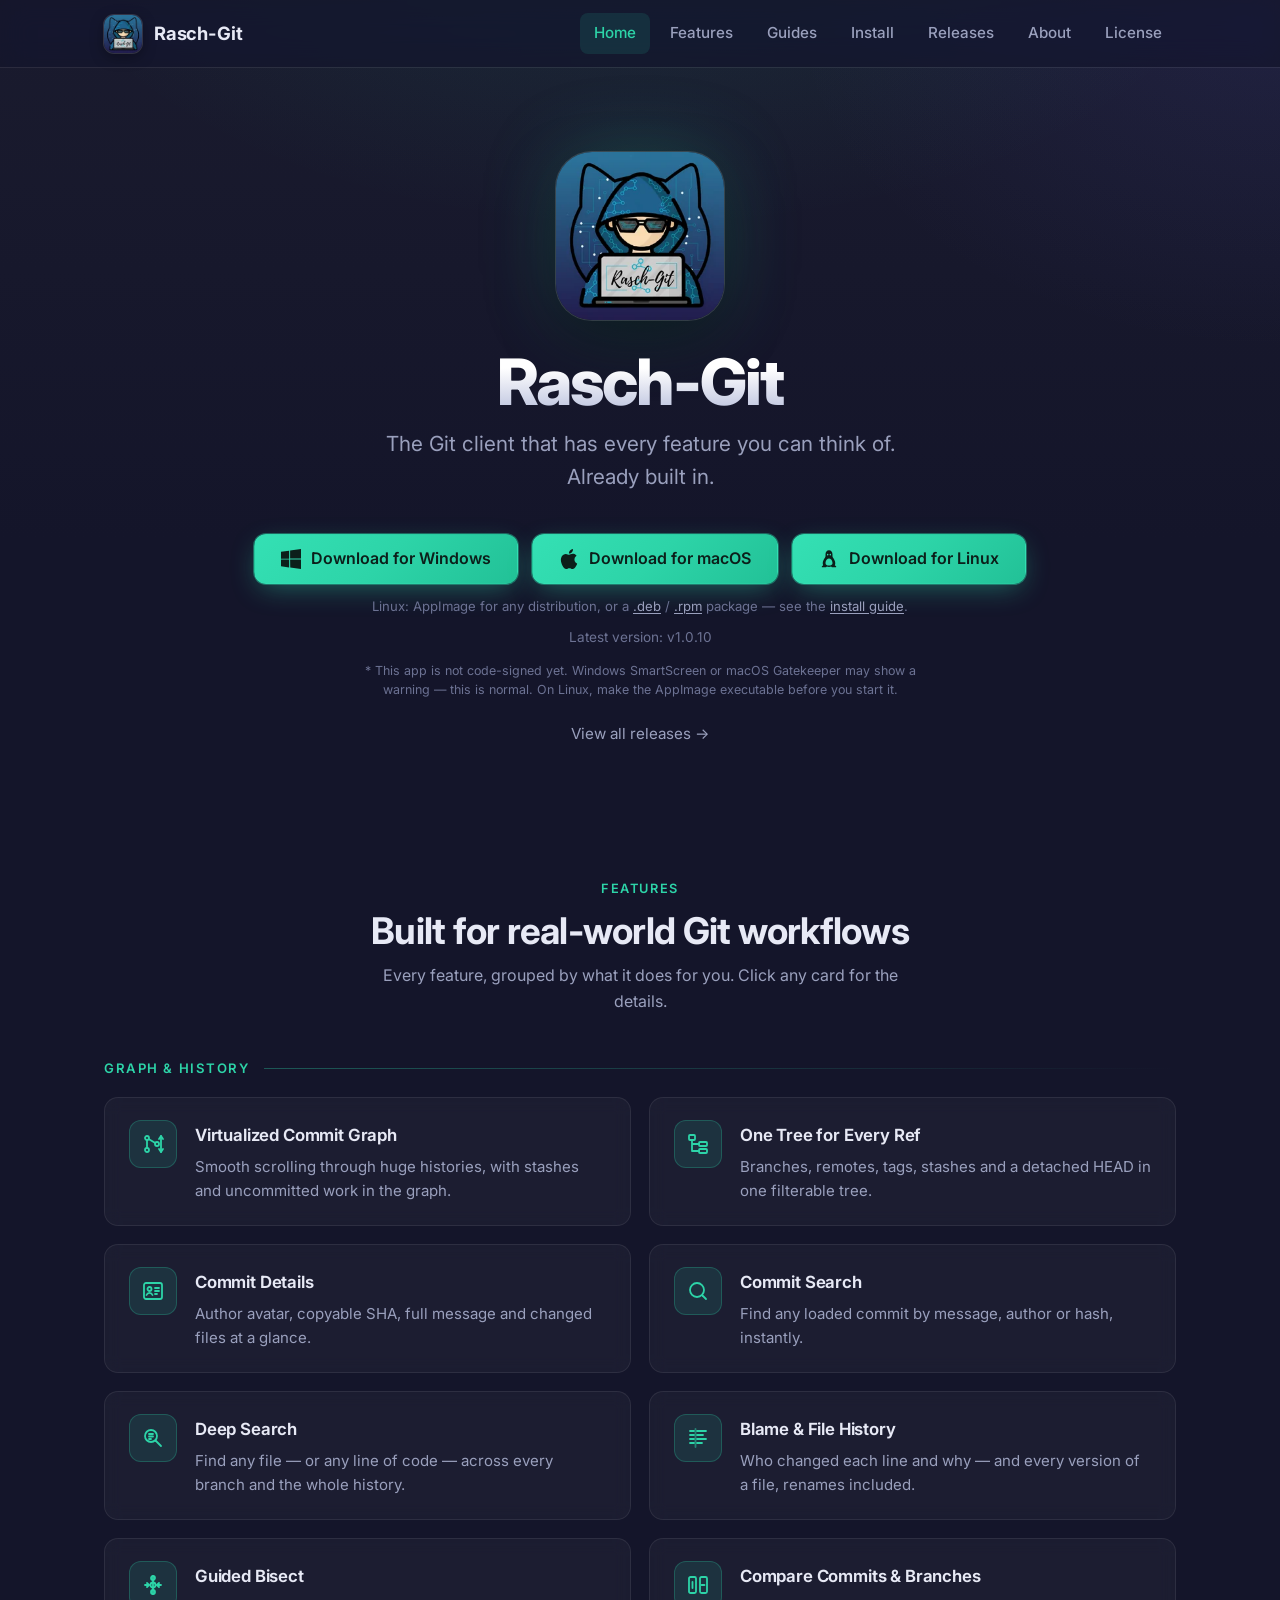
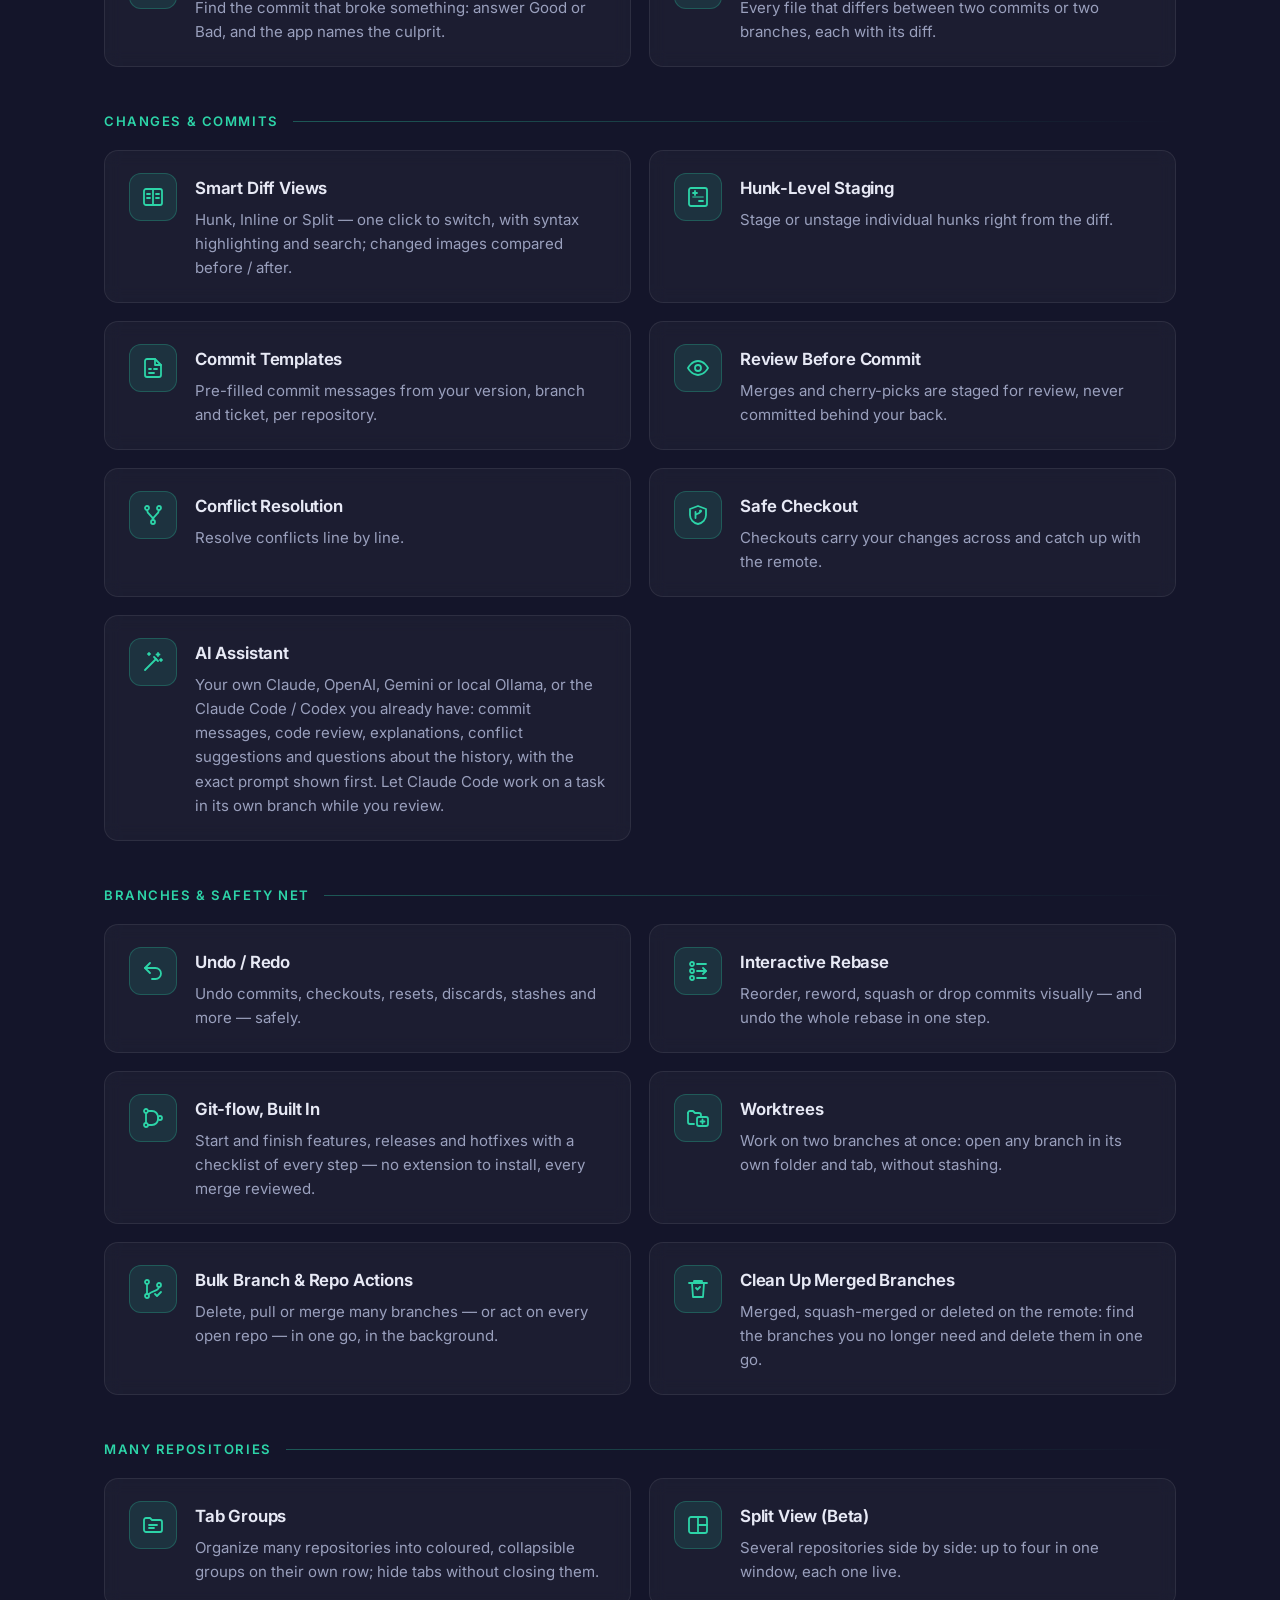
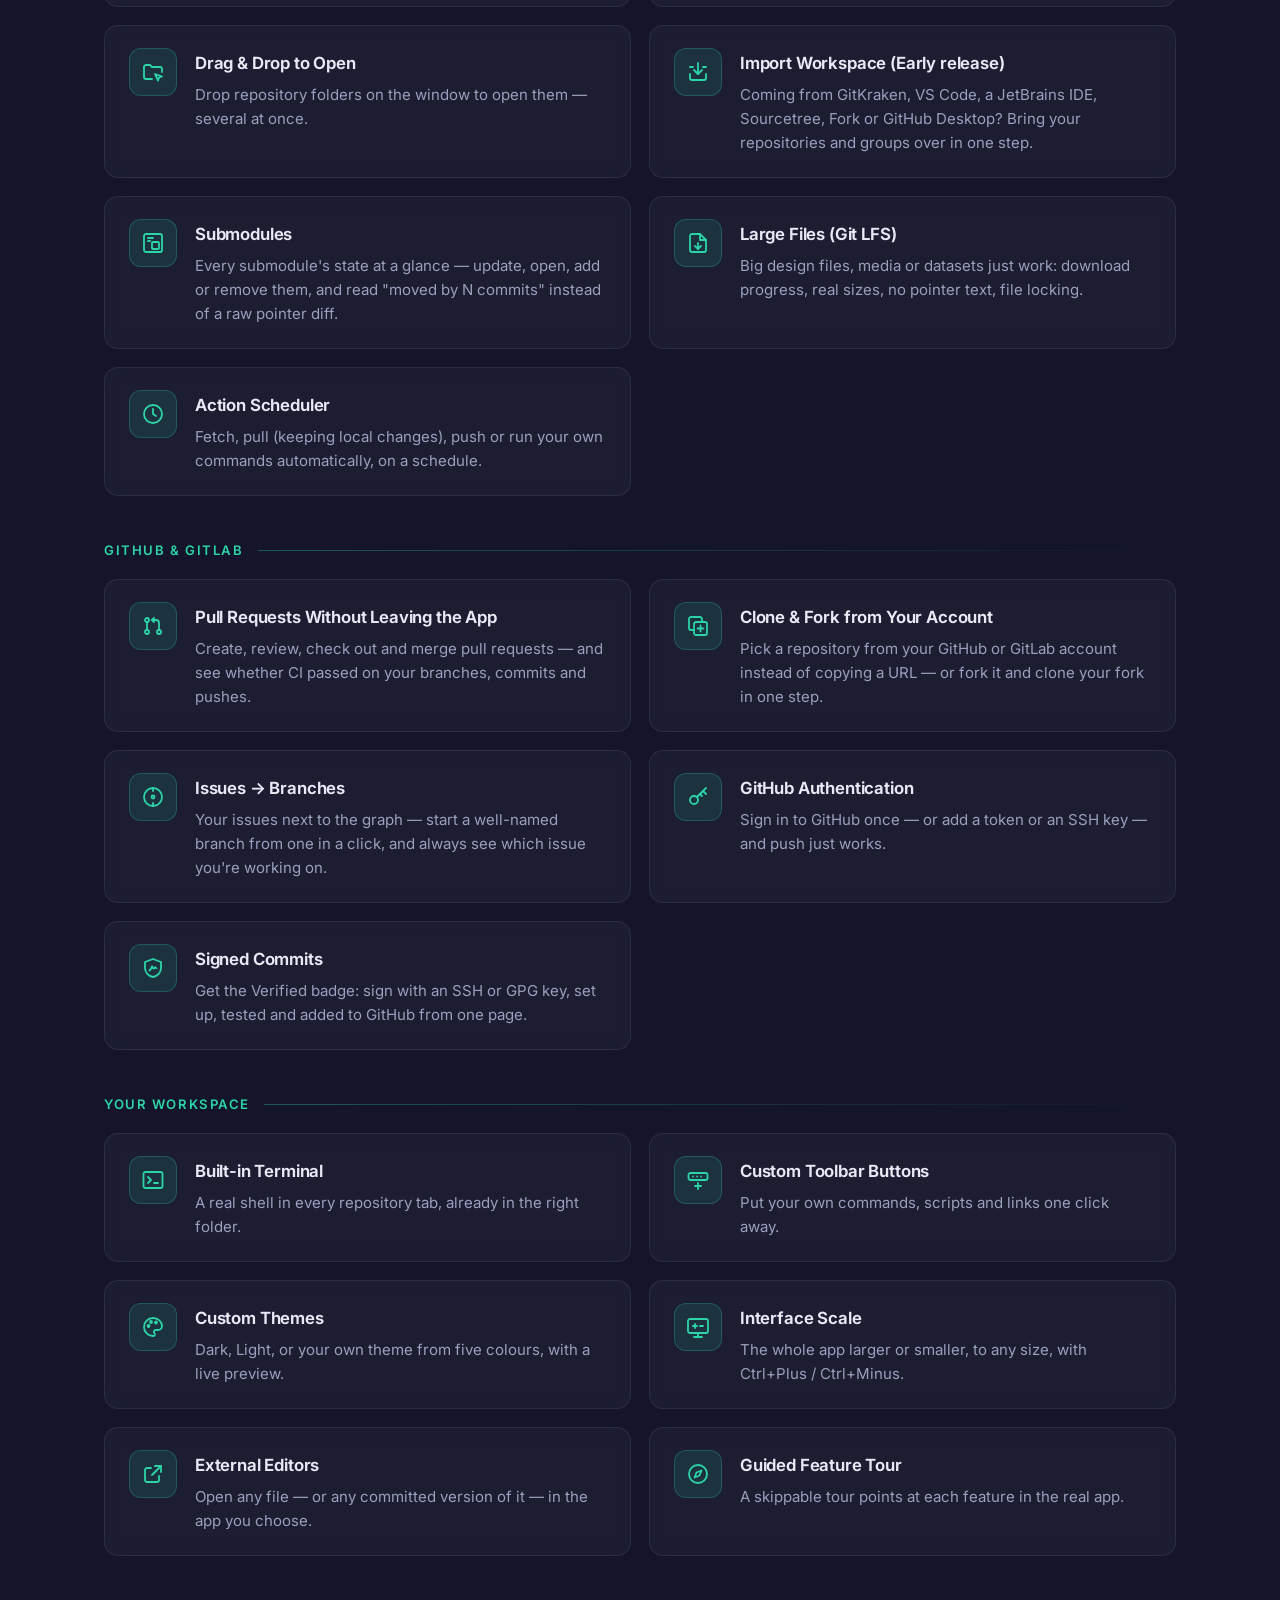
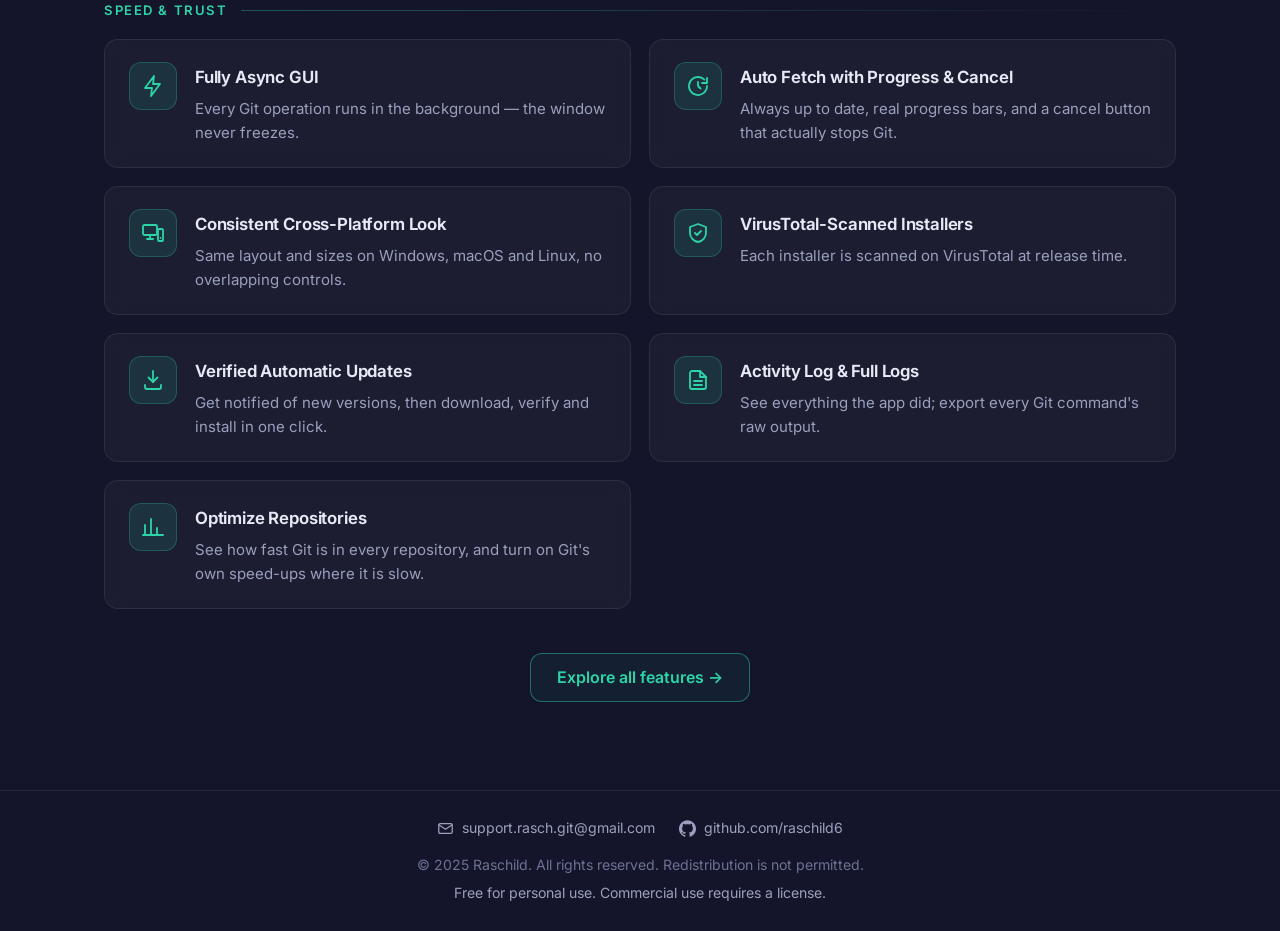
<file: index.html>
<!DOCTYPE html>
<html lang="en">
<head>
  <meta charset="utf-8">
  <meta name="viewport" content="width=device-width, initial-scale=1, viewport-fit=cover">
  <title>Rasch-Git — A powerful cross-platform Git client</title>
  <meta name="description" content="Everything you need from a Git client — and more. Download Rasch-Git for Windows, macOS and Linux.">
  <meta name="theme-color" content="#1a1b2e">
  <meta property="og:title" content="Rasch-Git — A powerful cross-platform Git client">
  <meta property="og:description" content="Everything you need from a Git client — and more. Download Rasch-Git for Windows, macOS and Linux.">
  <meta property="og:type" content="website">
  <meta property="og:image" content="https://raschild6.github.io/rasch-git-page/assets/img/logo-512.png">
  <link rel="icon" href="favicon.ico" sizes="any">
  <link rel="icon" type="image/png" sizes="32x32" href="assets/img/favicon-32.png">
  <link rel="icon" type="image/png" sizes="16x16" href="assets/img/favicon-16.png">
  <link rel="apple-touch-icon" href="assets/img/apple-touch-icon.png">
  <link rel="preconnect" href="https://fonts.googleapis.com">
  <link rel="preconnect" href="https://fonts.gstatic.com" crossorigin>
  <link rel="stylesheet" href="https://fonts.googleapis.com/css2?family=Inter:wght@400;500;600;700;800&family=JetBrains+Mono:wght@500;600&display=swap">
  <link rel="stylesheet" href="assets/css/style.css?v=20261023">
</head>
<body>
  <header class="navbar">
    <nav class="container" aria-label="Main">
      <a class="brand" href="index.html">
        <picture>
          <source srcset="assets/img/logo-96.webp" type="image/webp">
          <img src="assets/img/logo-96.png" alt="" width="38" height="38">
        </picture>
        <span>Rasch-Git</span>
      </a>
      <button class="nav-toggle" type="button" aria-label="Toggle navigation" aria-expanded="false" aria-controls="nav-links">
        <svg viewBox="0 0 24 24" fill="none" stroke="currentColor" stroke-width="2" stroke-linecap="round" aria-hidden="true"><path d="M4 7h16M4 12h16M4 17h16"/></svg>
      </button>
      <ul class="nav-links" id="nav-links">
        <li><a href="index.html" aria-current="page">Home</a></li>
        <li><a href="features.html">Features</a></li>
        <li><a href="guides.html">Guides</a></li>
        <li><a href="install.html">Install</a></li>
        <li><a href="releases.html">Releases</a></li>
        <li><a href="about.html">About</a></li>
        <li><a href="license.html">License</a></li>
      </ul>
    </nav>
  </header>

  <main>
    <section class="hero" data-latest-downloads>
      <div class="container">
        <picture>
          <source srcset="assets/img/logo-256.webp 1x, assets/img/logo-512.webp 2x" type="image/webp">
          <img class="hero-logo" src="assets/img/logo-512.png" alt="Rasch-Git logo" width="168" height="168">
        </picture>
        <h1>Rasch-Git</h1>
        <p class="tagline">The Git client that has every feature you can think of.<br>Already built in.</p>
        <div class="btn-group">
          <a class="btn btn-primary" href="https://github.com/raschild6/rasch-git-page/releases/latest" data-platform="windows" rel="noopener">
            <svg viewBox="0 0 24 24" fill="currentColor" aria-hidden="true"><path d="M0 3.449 9.75 2.1v9.451H0m10.949-9.602L24 0v11.4H10.949M0 12.6h9.75v9.451L0 20.699M10.949 12.6H24V24l-12.9-1.801"/></svg>
            <span>Download for Windows</span>
          </a>
          <a class="btn btn-primary" href="https://github.com/raschild6/rasch-git-page/releases/latest" data-platform="macos" rel="noopener">
            <svg viewBox="0 0 24 24" fill="currentColor" aria-hidden="true"><path d="M12.152 6.896c-.948 0-2.415-1.078-3.96-1.04-2.04.027-3.91 1.183-4.961 3.014-2.117 3.675-.546 9.103 1.519 12.09 1.013 1.454 2.208 3.09 3.792 3.039 1.52-.065 2.09-.987 3.935-.987 1.831 0 2.35.987 3.96.948 1.637-.026 2.676-1.48 3.676-2.948 1.156-1.688 1.636-3.325 1.662-3.415-.039-.013-3.182-1.221-3.22-4.857-.026-3.04 2.48-4.494 2.597-4.559-1.429-2.09-3.623-2.324-4.39-2.376-2-.156-3.675 1.09-4.61 1.09zM15.53 3.83c.843-1.012 1.4-2.427 1.245-3.83-1.207.052-2.662.805-3.532 1.818-.78.896-1.454 2.338-1.273 3.714 1.338.104 2.715-.688 3.559-1.701"/></svg>
            <span>Download for macOS</span>
          </a>
          <a class="btn btn-primary" href="https://github.com/raschild6/rasch-git-page/releases/latest" data-platform="linux" rel="noopener">
            <svg viewBox="0 0 24 24" fill="currentColor" aria-hidden="true"><path fill-rule="evenodd" d="M12 1.5c-2.6 0-4.2 2.2-4.2 5 0 1.4.3 2.4-.7 4C5.7 12.6 4.5 14.7 4.5 17c0 .9.2 1.7.5 2.4l-1.4 1.2c-.5.4-.2 1.2.4 1.2h4.3c.5 0 .9-.3 1-.7.9.3 1.8.4 2.7.4s1.8-.1 2.7-.4c.1.4.5.7 1 .7H20c.6 0 .9-.8.4-1.2L19 19.4c.3-.7.5-1.5.5-2.4 0-2.3-1.2-4.4-2.6-6.5-1-1.6-.7-2.6-.7-4 0-2.8-1.6-5-4.2-5zm-2.6 11.2c.8-.9 1.7-1.2 2.6-1.2s1.8.3 2.6 1.2c1 1.2 1.6 2.7 1.6 4.3 0 2.1-1.9 2.8-4.2 2.8s-4.2-.7-4.2-2.8c0-1.6.6-3.1 1.6-4.3zM10.4 5.6a.9 1.1 0 1 0 0 2.2a.9 1.1 0 1 0 0-2.2zm3.2 0a.9 1.1 0 1 0 0 2.2a.9 1.1 0 1 0 0-2.2z"/></svg>
            <span>Download for Linux</span>
          </a>
        </div>
        <p class="linux-packages">Linux: AppImage for any distribution, or a <a href="https://github.com/raschild6/rasch-git-page/releases/latest" data-platform="linux-deb" rel="noopener">.deb</a> / <a href="https://github.com/raschild6/rasch-git-page/releases/latest" data-platform="linux-rpm" rel="noopener">.rpm</a> package — see the <a href="install.html#linux">install guide</a>.</p>
        <p class="version-hint" aria-live="polite"></p>
        <p class="unsigned-notice">* This app is not code-signed yet. Windows SmartScreen or macOS Gatekeeper may show a warning — this is normal. On Linux, make the AppImage executable before you start it.</p>
        <a class="all-releases" href="releases.html">View all releases &rarr;</a>
      </div>
    </section>

    <section class="section" id="features" aria-labelledby="features-title">
      <div class="container">
        <div class="section-head">
          <span class="eyebrow">Features</span>
          <h2 id="features-title">Built for real-world Git workflows</h2>
          <p>Every feature, grouped by what it does for you. Click any card for the details.</p>
        </div>
        <div class="feature-group" aria-labelledby="group-graph-history">
          <h3 class="feature-group-title" id="group-graph-history"><a href="features.html#graph-history">Graph &amp; History</a></h3>
          <div class="features">
            <a class="card feature" href="features.html#virtualized-commit-graph">
              <div class="feature-icon"><svg viewBox="0 0 24 24" fill="none" stroke="currentColor" stroke-width="1.8" stroke-linecap="round" stroke-linejoin="round" aria-hidden="true"><circle cx="6" cy="6" r="2"/><circle cx="6" cy="18" r="2"/><circle cx="16" cy="12" r="2"/><path d="M6 8v8"/><path d="M8 7.2 14.3 11"/><path d="M20 4v16"/><path d="m18 7 2-3 2 3M18 17l2 3 2-3"/></svg></div>
              <div>
                <h4>Virtualized Commit Graph</h4>
                <p>Smooth scrolling through huge histories, with stashes and uncommitted work in the graph.</p>
              </div>
            </a>
            <a class="card feature" href="features.html#one-tree-for-every-ref">
              <div class="feature-icon"><svg viewBox="0 0 24 24" fill="none" stroke="currentColor" stroke-width="1.8" stroke-linecap="round" stroke-linejoin="round" aria-hidden="true"><rect x="3" y="3" width="6" height="5" rx="1"/><rect x="13" y="10" width="8" height="4" rx="1"/><rect x="13" y="17" width="8" height="4" rx="1"/><path d="M6 8v11h7M6 12h7"/></svg></div>
              <div>
                <h4>One Tree for Every Ref</h4>
                <p>Branches, remotes, tags, stashes and a detached HEAD in one filterable tree.</p>
              </div>
            </a>
            <a class="card feature" href="features.html#commit-details">
              <div class="feature-icon"><svg viewBox="0 0 24 24" fill="none" stroke="currentColor" stroke-width="1.8" stroke-linecap="round" stroke-linejoin="round" aria-hidden="true"><rect x="3" y="4" width="18" height="16" rx="2"/><circle cx="8.5" cy="10" r="2"/><path d="M5.5 16c.6-1.5 1.7-2.2 3-2.2s2.4.7 3 2.2"/><path d="M14 9h4M14 12h4M14 15h2"/></svg></div>
              <div>
                <h4>Commit Details</h4>
                <p>Author avatar, copyable SHA, full message and changed files at a glance.</p>
              </div>
            </a>
            <a class="card feature" href="features.html#commit-search">
              <div class="feature-icon"><svg viewBox="0 0 24 24" fill="none" stroke="currentColor" stroke-width="1.8" stroke-linecap="round" stroke-linejoin="round" aria-hidden="true"><circle cx="11" cy="11" r="7"/><path d="m20 20-3.5-3.5"/></svg></div>
              <div>
                <h4>Commit Search</h4>
                <p>Find any loaded commit by message, author or hash, instantly.</p>
              </div>
            </a>
            <a class="card feature" href="features.html#deep-search">
              <div class="feature-icon"><svg viewBox="0 0 24 24" fill="none" stroke="currentColor" stroke-width="1.8" stroke-linecap="round" stroke-linejoin="round" aria-hidden="true"><circle cx="10" cy="10" r="6"/><path d="m20 20-5.5-5.5"/><path d="M8 8h4M8 10.5h4M8 13h2"/></svg></div>
              <div>
                <h4>Deep Search</h4>
                <p>Find any file — or any line of code — across every branch and the whole history.</p>
              </div>
            </a>
            <a class="card feature" href="features.html#blame-file-history">
              <div class="feature-icon"><svg viewBox="0 0 24 24" fill="none" stroke="currentColor" stroke-width="1.8" stroke-linecap="round" stroke-linejoin="round" aria-hidden="true"><path d="M4 5h4M4 9h4M4 13h4M4 17h4"/><path d="M11 5h9M11 9h6M11 13h9M11 17h5"/><path d="M9.5 3v18" opacity=".5"/></svg></div>
              <div>
                <h4>Blame &amp; File History</h4>
                <p>Who changed each line and why — and every version of a file, renames included.</p>
              </div>
            </a>
            <a class="card feature" href="features.html#guided-bisect">
              <div class="feature-icon"><svg viewBox="0 0 24 24" fill="none" stroke="currentColor" stroke-width="1.8" stroke-linecap="round" stroke-linejoin="round" aria-hidden="true"><path d="M12 3v18"/><circle cx="12" cy="5" r="2"/><circle cx="12" cy="12" r="2.5"/><circle cx="12" cy="19" r="2"/><path d="M4 12h4M16 12h4"/><path d="m6 10 2 2-2 2M18 10l-2 2 2 2"/></svg></div>
              <div>
                <h4>Guided Bisect</h4>
                <p>Find the commit that broke something: answer Good or Bad, and the app names the culprit.</p>
              </div>
            </a>
            <a class="card feature" href="features.html#compare-commits-branches">
              <div class="feature-icon"><svg viewBox="0 0 24 24" fill="none" stroke="currentColor" stroke-width="1.8" stroke-linecap="round" stroke-linejoin="round" aria-hidden="true"><rect x="3" y="4" width="7" height="16" rx="1.5"/><rect x="14" y="4" width="7" height="16" rx="1.5"/><path d="M6.5 9v6"/><path d="M15.5 12h3"/></svg></div>
              <div>
                <h4>Compare Commits &amp; Branches</h4>
                <p>Every file that differs between two commits or two branches, each with its diff.</p>
              </div>
            </a>
          </div>
        </div>
        <div class="feature-group" aria-labelledby="group-changes-commits">
          <h3 class="feature-group-title" id="group-changes-commits"><a href="features.html#changes-commits">Changes &amp; Commits</a></h3>
          <div class="features">
            <a class="card feature" href="features.html#smart-diff-views">
              <div class="feature-icon"><svg viewBox="0 0 24 24" fill="none" stroke="currentColor" stroke-width="1.8" stroke-linecap="round" stroke-linejoin="round" aria-hidden="true"><rect x="3" y="4" width="18" height="16" rx="2"/><path d="M12 4v16"/><path d="M6 9h3M6 13h3M15 9h3M15 13h3"/></svg></div>
              <div>
                <h4>Smart Diff Views</h4>
                <p>Hunk, Inline or Split — one click to switch, with syntax highlighting and search; changed images compared before / after.</p>
              </div>
            </a>
            <a class="card feature" href="features.html#hunk-level-staging">
              <div class="feature-icon"><svg viewBox="0 0 24 24" fill="none" stroke="currentColor" stroke-width="1.8" stroke-linecap="round" stroke-linejoin="round" aria-hidden="true"><rect x="3" y="3" width="18" height="18" rx="2"/><path d="M7 8h4M9 6v4"/><path d="M13 16h4"/><path d="M7 12h10" opacity=".5"/></svg></div>
              <div>
                <h4>Hunk-Level Staging</h4>
                <p>Stage or unstage individual hunks right from the diff.</p>
              </div>
            </a>
            <a class="card feature" href="features.html#commit-templates">
              <div class="feature-icon"><svg viewBox="0 0 24 24" fill="none" stroke="currentColor" stroke-width="1.8" stroke-linecap="round" stroke-linejoin="round" aria-hidden="true"><path d="M14 3H6a2 2 0 0 0-2 2v14a2 2 0 0 0 2 2h12a2 2 0 0 0 2-2V9z"/><path d="M14 3v6h6"/><path d="M8 13h2M13 13h3M8 17h5"/></svg></div>
              <div>
                <h4>Commit Templates</h4>
                <p>Pre-filled commit messages from your version, branch and ticket, per repository.</p>
              </div>
            </a>
            <a class="card feature" href="features.html#review-before-commit">
              <div class="feature-icon"><svg viewBox="0 0 24 24" fill="none" stroke="currentColor" stroke-width="1.8" stroke-linecap="round" stroke-linejoin="round" aria-hidden="true"><path d="M2 12s3.5-7 10-7 10 7 10 7-3.5 7-10 7S2 12 2 12z"/><circle cx="12" cy="12" r="3"/></svg></div>
              <div>
                <h4>Review Before Commit</h4>
                <p>Merges and cherry-picks are staged for review, never committed behind your back.</p>
              </div>
            </a>
            <a class="card feature" href="features.html#visual-conflict-resolution-auto-stash">
              <div class="feature-icon"><svg viewBox="0 0 24 24" fill="none" stroke="currentColor" stroke-width="1.8" stroke-linecap="round" stroke-linejoin="round" aria-hidden="true"><circle cx="6" cy="5" r="2"/><circle cx="18" cy="5" r="2"/><circle cx="12" cy="19" r="2"/><path d="M6 7c0 5 6 5 6 10"/><path d="M18 7c0 5-6 5-6 10"/></svg></div>
              <div>
                <h4>Conflict Resolution</h4>
                <p>Resolve conflicts line by line.</p>
              </div>
            </a>
            <a class="card feature" href="features.html#checkout">
              <div class="feature-icon"><svg viewBox="0 0 24 24" fill="none" stroke="currentColor" stroke-width="1.8" stroke-linecap="round" stroke-linejoin="round" aria-hidden="true"><path d="M12 3 4 6v6c0 4.5 3.4 8.3 8 9 4.6-.7 8-4.5 8-9V6z"/><path d="M9.5 9v6M9.5 12.5c0-2 5-1.5 5-4.5"/><circle cx="14.5" cy="8" r=".6"/></svg></div>
              <div>
                <h4>Safe Checkout</h4>
                <p>Checkouts carry your changes across and catch up with the remote.</p>
              </div>
            </a>
            <a class="card feature" href="features.html#ai-assistant">
              <div class="feature-icon"><svg viewBox="0 0 24 24" fill="none" stroke="currentColor" stroke-width="1.8" stroke-linecap="round" stroke-linejoin="round" aria-hidden="true"><path d="m4 20 11-11"/><path d="m13 7 4 4"/><path d="M17 3v3M15.5 4.5h3M20 9v2M19 10h2M8 3v2M7 4h2"/></svg></div>
              <div>
                <h4>AI Assistant</h4>
                <p>Your own Claude, OpenAI, Gemini or local Ollama, or the Claude Code / Codex you already have: commit messages, code review, explanations, conflict suggestions and questions about the history, with the exact prompt shown first. Let Claude Code work on a task in its own branch while you review.</p>
              </div>
            </a>
          </div>
        </div>
        <div class="feature-group" aria-labelledby="group-branches-safety">
          <h3 class="feature-group-title" id="group-branches-safety"><a href="features.html#branches-safety">Branches &amp; Safety Net</a></h3>
          <div class="features">
            <a class="card feature" href="features.html#undo-redo">
              <div class="feature-icon"><svg viewBox="0 0 24 24" fill="none" stroke="currentColor" stroke-width="1.8" stroke-linecap="round" stroke-linejoin="round" aria-hidden="true"><path d="M9 14 4 9l5-5"/><path d="M4 9h10.5a5.5 5.5 0 0 1 0 11H11"/></svg></div>
              <div>
                <h4>Undo / Redo</h4>
                <p>Undo commits, checkouts, resets, discards, stashes and more — safely.</p>
              </div>
            </a>
            <a class="card feature" href="features.html#interactive-rebase">
              <div class="feature-icon"><svg viewBox="0 0 24 24" fill="none" stroke="currentColor" stroke-width="1.8" stroke-linecap="round" stroke-linejoin="round" aria-hidden="true"><circle cx="6" cy="5" r="2"/><circle cx="6" cy="12" r="2"/><circle cx="6" cy="19" r="2"/><path d="M11 5h9M11 12h9M11 19h9"/><path d="m17 9 3 3-3 3"/></svg></div>
              <div>
                <h4>Interactive Rebase</h4>
                <p>Reorder, reword, squash or drop commits visually — and undo the whole rebase in one step.</p>
              </div>
            </a>
            <a class="card feature" href="features.html#git-flow">
              <div class="feature-icon"><svg viewBox="0 0 24 24" fill="none" stroke="currentColor" stroke-width="1.8" stroke-linecap="round" stroke-linejoin="round" aria-hidden="true"><circle cx="5" cy="5" r="2"/><circle cx="5" cy="19" r="2"/><circle cx="19" cy="12" r="2"/><path d="M5 7v10"/><path d="M7 5h4a6 6 0 0 1 6 6"/><path d="M7 19h4a6 6 0 0 0 6-6"/></svg></div>
              <div>
                <h4>Git-flow, Built In</h4>
                <p>Start and finish features, releases and hotfixes with a checklist of every step — no extension to install, every merge reviewed.</p>
              </div>
            </a>
            <a class="card feature" href="features.html#worktrees">
              <div class="feature-icon"><svg viewBox="0 0 24 24" fill="none" stroke="currentColor" stroke-width="1.8" stroke-linecap="round" stroke-linejoin="round" aria-hidden="true"><path d="M2 7a2 2 0 0 1 2-2h3l2 2h4a2 2 0 0 1 2 2v1"/><path d="M2 7v9a2 2 0 0 0 2 2h4"/><rect x="11" y="11" width="11" height="9" rx="2"/><path d="M14.5 15.5h4M16.5 13.5v4"/></svg></div>
              <div>
                <h4>Worktrees</h4>
                <p>Work on two branches at once: open any branch in its own folder and tab, without stashing.</p>
              </div>
            </a>
            <a class="card feature" href="features.html#bulk-branch-repo-management">
              <div class="feature-icon"><svg viewBox="0 0 24 24" fill="none" stroke="currentColor" stroke-width="1.8" stroke-linecap="round" stroke-linejoin="round" aria-hidden="true"><circle cx="6" cy="5" r="2"/><circle cx="6" cy="19" r="2"/><circle cx="18" cy="8" r="2"/><path d="M6 7v10"/><path d="M18 10c0 4-6 3-10.6 7.3"/><path d="m14 17 2 2 4-4"/></svg></div>
              <div>
                <h4>Bulk Branch &amp; Repo Actions</h4>
                <p>Delete, pull or merge many branches — or act on every open repo — in one go, in the background.</p>
              </div>
            </a>
            <a class="card feature" href="features.html#clean-up-branches">
              <div class="feature-icon"><svg viewBox="0 0 24 24" fill="none" stroke="currentColor" stroke-width="1.8" stroke-linecap="round" stroke-linejoin="round" aria-hidden="true"><path d="M3 6h18"/><path d="M8 6V4h8v2"/><path d="M6 6l1 14h10l1-14"/><path d="m10 11 1.5 1.5L14 10"/></svg></div>
              <div>
                <h4>Clean Up Merged Branches</h4>
                <p>Merged, squash-merged or deleted on the remote: find the branches you no longer need and delete them in one go.</p>
              </div>
            </a>
          </div>
        </div>
        <div class="feature-group" aria-labelledby="group-many-repos">
          <h3 class="feature-group-title" id="group-many-repos"><a href="features.html#many-repos">Many Repositories</a></h3>
          <div class="features">
            <a class="card feature" href="features.html#tab-groups">
              <div class="feature-icon"><svg viewBox="0 0 24 24" fill="none" stroke="currentColor" stroke-width="1.8" stroke-linecap="round" stroke-linejoin="round" aria-hidden="true"><path d="M3 7a2 2 0 0 1 2-2h4l2 2h8a2 2 0 0 1 2 2v8a2 2 0 0 1-2 2H5a2 2 0 0 1-2-2z"/><path d="M8 12h8M8 15h5"/></svg></div>
              <div>
                <h4>Tab Groups</h4>
                <p>Organize many repositories into coloured, collapsible groups on their own row; hide tabs without closing them.</p>
              </div>
            </a>
            <a class="card feature" href="features.html#split-view">
              <div class="feature-icon"><svg viewBox="0 0 24 24" fill="none" stroke="currentColor" stroke-width="1.8" stroke-linecap="round" stroke-linejoin="round" aria-hidden="true"><rect x="3" y="4" width="18" height="16" rx="2"/><path d="M12 4v16"/><path d="M12 12h9"/></svg></div>
              <div>
                <h4>Split View (Beta)</h4>
                <p>Several repositories side by side: up to four in one window, each one live.</p>
              </div>
            </a>
            <a class="card feature" href="features.html#drag-drop-to-open">
              <div class="feature-icon"><svg viewBox="0 0 24 24" fill="none" stroke="currentColor" stroke-width="1.8" stroke-linecap="round" stroke-linejoin="round" aria-hidden="true"><path d="M3 7a2 2 0 0 1 2-2h4l2 2h8a2 2 0 0 1 2 2v3"/><path d="M3 7v10a2 2 0 0 0 2 2h6"/><path d="m14 14 7 2.5-3 1-1 3z"/></svg></div>
              <div>
                <h4>Drag &amp; Drop to Open</h4>
                <p>Drop repository folders on the window to open them — several at once.</p>
              </div>
            </a>
            <a class="card feature" href="features.html#import-workspace">
              <div class="feature-icon"><svg viewBox="0 0 24 24" fill="none" stroke="currentColor" stroke-width="1.8" stroke-linecap="round" stroke-linejoin="round" aria-hidden="true"><path d="M4 14v4a2 2 0 0 0 2 2h12a2 2 0 0 0 2-2v-4"/><path d="M12 3v11"/><path d="m8 10 4 4 4-4"/><path d="M4 7h3M17 7h3"/></svg></div>
              <div>
                <h4>Import Workspace (Early release)</h4>
                <p>Coming from GitKraken, VS Code, a JetBrains IDE, Sourcetree, Fork or GitHub Desktop? Bring your repositories and groups over in one step.</p>
              </div>
            </a>
            <a class="card feature" href="features.html#submodules">
              <div class="feature-icon"><svg viewBox="0 0 24 24" fill="none" stroke="currentColor" stroke-width="1.8" stroke-linecap="round" stroke-linejoin="round" aria-hidden="true"><rect x="3" y="3" width="18" height="18" rx="2"/><rect x="11" y="11" width="7" height="7" rx="1"/><path d="M7 7h5M7 10h2"/></svg></div>
              <div>
                <h4>Submodules</h4>
                <p>Every submodule's state at a glance — update, open, add or remove them, and read "moved by N commits" instead of a raw pointer diff.</p>
              </div>
            </a>
            <a class="card feature" href="features.html#git-lfs">
              <div class="feature-icon"><svg viewBox="0 0 24 24" fill="none" stroke="currentColor" stroke-width="1.8" stroke-linecap="round" stroke-linejoin="round" aria-hidden="true"><path d="M14 3H6a2 2 0 0 0-2 2v14a2 2 0 0 0 2 2h12a2 2 0 0 0 2-2V9z"/><path d="M14 3v6h6"/><path d="M12 12v6"/><path d="m9 15 3 3 3-3"/></svg></div>
              <div>
                <h4>Large Files (Git LFS)</h4>
                <p>Big design files, media or datasets just work: download progress, real sizes, no pointer text, file locking.</p>
              </div>
            </a>
            <a class="card feature" href="features.html#scheduled-actions">
              <div class="feature-icon"><svg viewBox="0 0 24 24" fill="none" stroke="currentColor" stroke-width="1.8" stroke-linecap="round" stroke-linejoin="round" aria-hidden="true"><circle cx="12" cy="12" r="9"/><path d="M12 7v5l3 2"/></svg></div>
              <div>
                <h4>Action Scheduler</h4>
                <p>Fetch, pull (keeping local changes), push or run your own commands automatically, on a schedule.</p>
              </div>
            </a>
          </div>
        </div>
        <div class="feature-group" aria-labelledby="group-integrations">
          <h3 class="feature-group-title" id="group-integrations"><a href="features.html#integrations">GitHub &amp; GitLab</a></h3>
          <div class="features">
            <a class="card feature" href="features.html#pull-requests">
              <div class="feature-icon"><svg viewBox="0 0 24 24" fill="none" stroke="currentColor" stroke-width="1.8" stroke-linecap="round" stroke-linejoin="round" aria-hidden="true"><circle cx="6" cy="6" r="2"/><circle cx="6" cy="18" r="2"/><circle cx="18" cy="18" r="2"/><path d="M6 8v8"/><path d="M18 16V9a3 3 0 0 0-3-3h-4"/><path d="m13 4-2 2 2 2"/></svg></div>
              <div>
                <h4>Pull Requests Without Leaving the App</h4>
                <p>Create, review, check out and merge pull requests — and see whether CI passed on your branches, commits and pushes.</p>
              </div>
            </a>
            <a class="card feature" href="features.html#clone-fork">
              <div class="feature-icon"><svg viewBox="0 0 24 24" fill="none" stroke="currentColor" stroke-width="1.8" stroke-linecap="round" stroke-linejoin="round" aria-hidden="true"><rect x="8" y="8" width="13" height="13" rx="2"/><path d="M16 8V5a2 2 0 0 0-2-2H5a2 2 0 0 0-2 2v9a2 2 0 0 0 2 2h3"/><path d="M14.5 11.5v6M11.5 14.5h6"/></svg></div>
              <div>
                <h4>Clone &amp; Fork from Your Account</h4>
                <p>Pick a repository from your GitHub or GitLab account instead of copying a URL — or fork it and clone your fork in one step.</p>
              </div>
            </a>
            <a class="card feature" href="features.html#issues">
              <div class="feature-icon"><svg viewBox="0 0 24 24" fill="none" stroke="currentColor" stroke-width="1.8" stroke-linecap="round" stroke-linejoin="round" aria-hidden="true"><circle cx="12" cy="12" r="9"/><circle cx="12" cy="12" r="1.5"/><path d="M12 3v3M12 18v3"/></svg></div>
              <div>
                <h4>Issues → Branches</h4>
                <p>Your issues next to the graph — start a well-named branch from one in a click, and always see which issue you're working on.</p>
              </div>
            </a>
            <a class="card feature" href="features.html#accounts-ssh-keys">
              <div class="feature-icon"><svg viewBox="0 0 24 24" fill="none" stroke="currentColor" stroke-width="1.8" stroke-linecap="round" stroke-linejoin="round" aria-hidden="true"><circle cx="8" cy="15" r="4"/><path d="m11 12 9-9"/><path d="m17 6 3 3"/><path d="m14 9 2 2"/></svg></div>
              <div>
                <h4>GitHub Authentication</h4>
                <p>Sign in to GitHub once — or add a token or an SSH key — and push just works.</p>
              </div>
            </a>
            <a class="card feature" href="features.html#commit-signing">
              <div class="feature-icon"><svg viewBox="0 0 24 24" fill="none" stroke="currentColor" stroke-width="1.8" stroke-linecap="round" stroke-linejoin="round" aria-hidden="true"><path d="M12 3 4 6v6c0 4.5 3.4 8.3 8 9 4.6-.7 8-4.5 8-9V6z"/><path d="M8.5 14.5c1.2-1 2-2.7 2.6-4.2.3.9.6 2.2 1.4 2.2s1.1-1.4 1.6-1.4.6 1.2 1.4 1.2"/></svg></div>
              <div>
                <h4>Signed Commits</h4>
                <p>Get the Verified badge: sign with an SSH or GPG key, set up, tested and added to GitHub from one page.</p>
              </div>
            </a>
          </div>
        </div>
        <div class="feature-group" aria-labelledby="group-workspace">
          <h3 class="feature-group-title" id="group-workspace"><a href="features.html#workspace">Your Workspace</a></h3>
          <div class="features">
            <a class="card feature" href="features.html#built-in-terminal">
              <div class="feature-icon"><svg viewBox="0 0 24 24" fill="none" stroke="currentColor" stroke-width="1.8" stroke-linecap="round" stroke-linejoin="round" aria-hidden="true"><rect x="2.5" y="4" width="19" height="16" rx="2"/><path d="m7 9 3 3-3 3"/><path d="M13 15h4"/></svg></div>
              <div>
                <h4>Built-in Terminal</h4>
                <p>A real shell in every repository tab, already in the right folder.</p>
              </div>
            </a>
            <a class="card feature" href="features.html#custom-toolbar-buttons">
              <div class="feature-icon"><svg viewBox="0 0 24 24" fill="none" stroke="currentColor" stroke-width="1.8" stroke-linecap="round" stroke-linejoin="round" aria-hidden="true"><rect x="2.5" y="5" width="19" height="7" rx="2"/><path d="M7 8.5h.01M11 8.5h.01M15 8.5h.01"/><path d="M12 15v6M9 18h6"/></svg></div>
              <div>
                <h4>Custom Toolbar Buttons</h4>
                <p>Put your own commands, scripts and links one click away.</p>
              </div>
            </a>
            <a class="card feature" href="features.html#custom-themes">
              <div class="feature-icon"><svg viewBox="0 0 24 24" fill="none" stroke="currentColor" stroke-width="1.8" stroke-linecap="round" stroke-linejoin="round" aria-hidden="true"><path d="M12 3a9 9 0 1 0 0 18c1.1 0 1.8-.9 1.8-1.8 0-.5-.2-.9-.5-1.2-.3-.3-.5-.7-.5-1.2 0-1 .8-1.8 1.8-1.8H17a4 4 0 0 0 4-4c0-4.4-4-8-9-8z"/><circle cx="7.5" cy="11" r="1"/><circle cx="10" cy="7" r="1"/><circle cx="15" cy="7.5" r="1"/></svg></div>
              <div>
                <h4>Custom Themes</h4>
                <p>Dark, Light, or your own theme from five colours, with a live preview.</p>
              </div>
            </a>
            <a class="card feature" href="features.html#interface-scale">
              <div class="feature-icon"><svg viewBox="0 0 24 24" fill="none" stroke="currentColor" stroke-width="1.8" stroke-linecap="round" stroke-linejoin="round" aria-hidden="true"><rect x="2" y="4" width="20" height="14" rx="2"/><path d="M8 22h8M12 18v4"/><path d="M7 11h4M9 9v4"/><path d="M14 11h3"/></svg></div>
              <div>
                <h4>Interface Scale</h4>
                <p>The whole app larger or smaller, to any size, with Ctrl+Plus / Ctrl+Minus.</p>
              </div>
            </a>
            <a class="card feature" href="features.html#open-in-external-programs">
              <div class="feature-icon"><svg viewBox="0 0 24 24" fill="none" stroke="currentColor" stroke-width="1.8" stroke-linecap="round" stroke-linejoin="round" aria-hidden="true"><path d="M14 4h6v6"/><path d="M20 4 11 13"/><path d="M18 14v4a2 2 0 0 1-2 2H6a2 2 0 0 1-2-2V8a2 2 0 0 1 2-2h4"/></svg></div>
              <div>
                <h4>External Editors</h4>
                <p>Open any file — or any committed version of it — in the app you choose.</p>
              </div>
            </a>
            <a class="card feature" href="features.html#guided-feature-tour">
              <div class="feature-icon"><svg viewBox="0 0 24 24" fill="none" stroke="currentColor" stroke-width="1.8" stroke-linecap="round" stroke-linejoin="round" aria-hidden="true"><circle cx="12" cy="12" r="9"/><path d="m15.5 8.5-2 5-5 2 2-5z"/></svg></div>
              <div>
                <h4>Guided Feature Tour</h4>
                <p>A skippable tour points at each feature in the real app.</p>
              </div>
            </a>
          </div>
        </div>
        <div class="feature-group" aria-labelledby="group-speed-trust">
          <h3 class="feature-group-title" id="group-speed-trust"><a href="features.html#speed-trust">Speed &amp; Trust</a></h3>
          <div class="features">
            <a class="card feature" href="features.html#fully-async-gui">
              <div class="feature-icon"><svg viewBox="0 0 24 24" fill="none" stroke="currentColor" stroke-width="1.8" stroke-linecap="round" stroke-linejoin="round" aria-hidden="true"><path d="M13 2 4 14h7l-1 8 9-12h-7l1-8z"/></svg></div>
              <div>
                <h4>Fully Async GUI</h4>
                <p>Every Git operation runs in the background — the window never freezes.</p>
              </div>
            </a>
            <a class="card feature" href="features.html#auto-fetch-with-real-progress-cancel">
              <div class="feature-icon"><svg viewBox="0 0 24 24" fill="none" stroke="currentColor" stroke-width="1.8" stroke-linecap="round" stroke-linejoin="round" aria-hidden="true"><path d="M21 12a9 9 0 1 1-2.64-6.36"/><path d="M21 4v5h-5"/><path d="M12 8v4l2.5 2.5"/></svg></div>
              <div>
                <h4>Auto Fetch with Progress &amp; Cancel</h4>
                <p>Always up to date, real progress bars, and a cancel button that actually stops Git.</p>
              </div>
            </a>
            <a class="card feature" href="features.html#consistent-cross-platform-look">
              <div class="feature-icon"><svg viewBox="0 0 24 24" fill="none" stroke="currentColor" stroke-width="1.8" stroke-linecap="round" stroke-linejoin="round" aria-hidden="true"><rect x="2" y="4" width="14" height="10" rx="1.5"/><path d="M6 18h6M9 14v4"/><rect x="17" y="8" width="5" height="12" rx="1"/><path d="M19.5 17h.01"/></svg></div>
              <div>
                <h4>Consistent Cross-Platform Look</h4>
                <p>Same layout and sizes on Windows, macOS and Linux, no overlapping controls.</p>
              </div>
            </a>
            <a class="card feature" href="features.html#virustotal">
              <div class="feature-icon"><svg viewBox="0 0 24 24" fill="none" stroke="currentColor" stroke-width="1.8" stroke-linecap="round" stroke-linejoin="round" aria-hidden="true"><path d="M12 3 4 6v6c0 4.5 3.4 8.3 8 9 4.6-.7 8-4.5 8-9V6z"/><path d="m9 12 2 2 4-4"/></svg></div>
              <div>
                <h4>VirusTotal-Scanned Installers</h4>
                <p>Each installer is scanned on VirusTotal at release time.</p>
              </div>
            </a>
            <a class="card feature" href="features.html#automatic-updates">
              <div class="feature-icon"><svg viewBox="0 0 24 24" fill="none" stroke="currentColor" stroke-width="1.8" stroke-linecap="round" stroke-linejoin="round" aria-hidden="true"><path d="M12 3v11"/><path d="m7.5 9.5 4.5 4.5 4.5-4.5"/><path d="M4 17v2a2 2 0 0 0 2 2h12a2 2 0 0 0 2-2v-2"/></svg></div>
              <div>
                <h4>Verified Automatic Updates</h4>
                <p>Get notified of new versions, then download, verify and install in one click.</p>
              </div>
            </a>
            <a class="card feature" href="features.html#activity-log-full-command-logs">
              <div class="feature-icon"><svg viewBox="0 0 24 24" fill="none" stroke="currentColor" stroke-width="1.8" stroke-linecap="round" stroke-linejoin="round" aria-hidden="true"><path d="M14 3H6a2 2 0 0 0-2 2v14a2 2 0 0 0 2 2h12a2 2 0 0 0 2-2V9z"/><path d="M14 3v6h6"/><path d="M8 13h8M8 17h8"/></svg></div>
              <div>
                <h4>Activity Log &amp; Full Logs</h4>
                <p>See everything the app did; export every Git command's raw output.</p>
              </div>
            </a>
            <a class="card feature" href="features.html#optimize-repositories">
              <div class="feature-icon"><svg viewBox="0 0 24 24" fill="none" stroke="currentColor" stroke-width="1.8" stroke-linecap="round" stroke-linejoin="round" aria-hidden="true"><path d="M4 20V10M10 20V4M16 20v-7M22 20H2"/></svg></div>
              <div>
                <h4>Optimize Repositories</h4>
                <p>See how fast Git is in every repository, and turn on Git's own speed-ups where it is slow.</p>
              </div>
            </a>
          </div>
        </div>
        <div class="features-more">
          <a class="btn btn-outline" href="features.html">Explore all features &rarr;</a>
        </div>
      </div>
    </section>
  </main>

  <footer class="footer">
    <div class="container">
      <nav class="footer-contact" aria-label="Contact"><a href="mailto:support.rasch.git@gmail.com"><svg viewBox="0 0 24 24" fill="none" stroke="currentColor" stroke-width="1.8" stroke-linecap="round" stroke-linejoin="round" aria-hidden="true"><rect x="2.5" y="5" width="19" height="14" rx="2"/><path d="m3 7 9 6 9-6"/></svg><span>support.rasch.git@gmail.com</span></a><a href="https://github.com/raschild6" rel="noopener"><svg viewBox="0 0 24 24" fill="currentColor" aria-hidden="true"><path d="M12 .297c-6.63 0-12 5.373-12 12 0 5.303 3.438 9.8 8.205 11.385.6.113.82-.258.82-.577 0-.285-.01-1.04-.015-2.04-3.338.724-4.042-1.61-4.042-1.61C4.422 18.07 3.633 17.7 3.633 17.7c-1.087-.744.084-.729.084-.729 1.205.084 1.838 1.236 1.838 1.236 1.07 1.835 2.809 1.305 3.495.998.108-.776.417-1.305.76-1.605-2.665-.3-5.466-1.332-5.466-5.93 0-1.31.465-2.38 1.235-3.22-.135-.303-.54-1.523.105-3.176 0 0 1.005-.322 3.3 1.23.96-.267 1.98-.399 3-.405 1.02.006 2.04.138 3 .405 2.28-1.552 3.285-1.23 3.285-1.23.645 1.653.24 2.873.12 3.176.765.84 1.23 1.91 1.23 3.22 0 4.61-2.805 5.625-5.475 5.92.42.36.81 1.096.81 2.22 0 1.606-.015 2.896-.015 3.286 0 .315.21.69.825.57C20.565 22.092 24 17.592 24 12.297c0-6.627-5.373-12-12-12"/></svg><span>github.com/raschild6</span></a></nav>
      <p>&copy; 2025 Raschild. All rights reserved. Redistribution is not permitted.</p>
      <p class="license-notice"><a href="license.html">Free for personal use. Commercial use requires a license.</a></p>
    </div>
  </footer>

  <script src="assets/js/main.js?v=20261023"></script>
</body>
</html>
</file>
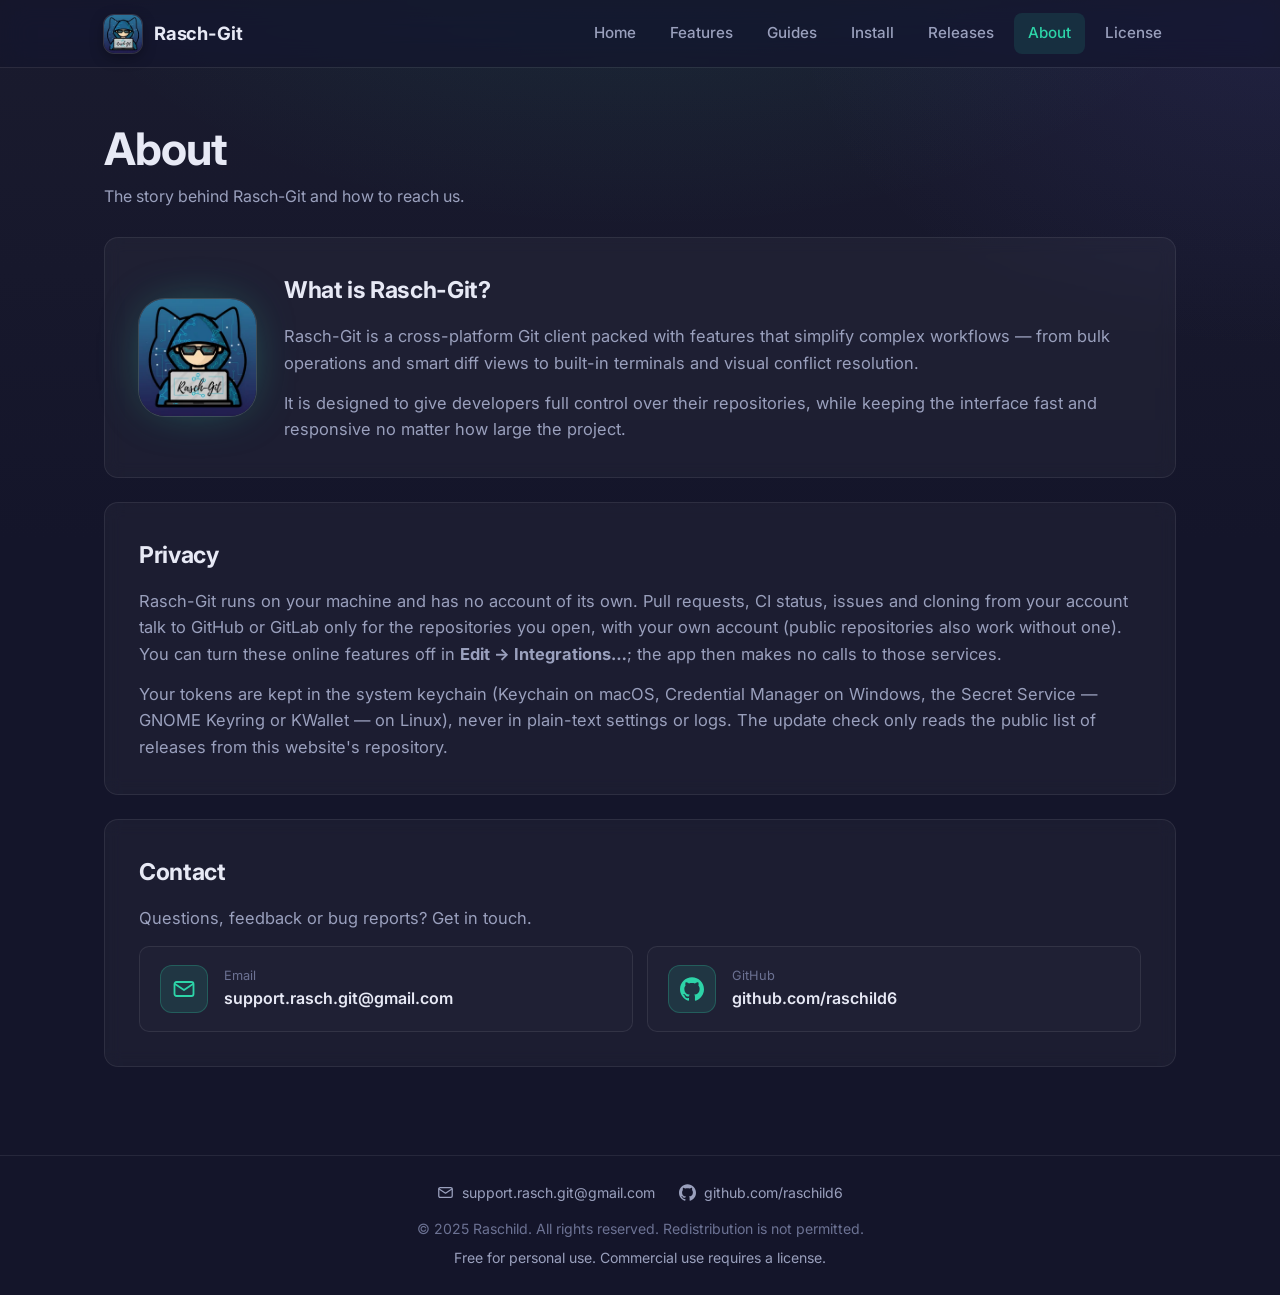
<file: about.html>
<!DOCTYPE html>
<html lang="en">
<head>
  <meta charset="utf-8">
  <meta name="viewport" content="width=device-width, initial-scale=1, viewport-fit=cover">
  <title>About — Rasch-Git</title>
  <meta name="description" content="About Rasch-Git, a cross-platform Git client, and how to get in touch.">
  <meta name="theme-color" content="#1a1b2e">
  <meta property="og:title" content="About — Rasch-Git">
  <meta property="og:description" content="About Rasch-Git, a cross-platform Git client, and how to get in touch.">
  <meta property="og:type" content="website">
  <meta property="og:image" content="https://raschild6.github.io/rasch-git-page/assets/img/logo-512.png">
  <link rel="icon" href="favicon.ico" sizes="any">
  <link rel="icon" type="image/png" sizes="32x32" href="assets/img/favicon-32.png">
  <link rel="icon" type="image/png" sizes="16x16" href="assets/img/favicon-16.png">
  <link rel="apple-touch-icon" href="assets/img/apple-touch-icon.png">
  <link rel="preconnect" href="https://fonts.googleapis.com">
  <link rel="preconnect" href="https://fonts.gstatic.com" crossorigin>
  <link rel="stylesheet" href="https://fonts.googleapis.com/css2?family=Inter:wght@400;500;600;700;800&family=JetBrains+Mono:wght@500;600&display=swap">
  <link rel="stylesheet" href="assets/css/style.css?v=20261023">
</head>
<body>
  <header class="navbar">
    <nav class="container" aria-label="Main">
      <a class="brand" href="index.html">
        <picture>
          <source srcset="assets/img/logo-96.webp" type="image/webp">
          <img src="assets/img/logo-96.png" alt="" width="38" height="38">
        </picture>
        <span>Rasch-Git</span>
      </a>
      <button class="nav-toggle" type="button" aria-label="Toggle navigation" aria-expanded="false" aria-controls="nav-links">
        <svg viewBox="0 0 24 24" fill="none" stroke="currentColor" stroke-width="2" stroke-linecap="round" aria-hidden="true"><path d="M4 7h16M4 12h16M4 17h16"/></svg>
      </button>
      <ul class="nav-links" id="nav-links">
        <li><a href="index.html">Home</a></li>
        <li><a href="features.html">Features</a></li>
        <li><a href="guides.html">Guides</a></li>
        <li><a href="install.html">Install</a></li>
        <li><a href="releases.html">Releases</a></li>
        <li><a href="about.html" aria-current="page">About</a></li>
        <li><a href="license.html">License</a></li>
      </ul>
    </nav>
  </header>

  <main>
    <div class="container">
      <div class="page-head">
        <h1>About</h1>
        <p>The story behind Rasch-Git and how to reach us.</p>
      </div>
      <div class="about-grid">
        <section class="card about-card" aria-labelledby="about-title">
          <div class="about-intro">
            <picture>
              <source srcset="assets/img/logo-256.webp" type="image/webp">
              <img src="assets/img/logo-256.png" alt="Rasch-Git logo">
            </picture>
            <div>
              <h2 id="about-title">What is Rasch-Git?</h2>
              <p>Rasch-Git is a cross-platform Git client packed with features that simplify complex workflows — from bulk operations and smart diff views to built-in terminals and visual conflict resolution.</p>
              <p>It is designed to give developers full control over their repositories, while keeping the interface fast and responsive no matter how large the project.</p>
            </div>
          </div>
        </section>

        <section class="card about-card" aria-labelledby="privacy-title">
          <h2 id="privacy-title">Privacy</h2>
          <p>Rasch-Git runs on your machine and has no account of its own. Pull requests, CI status, issues and cloning from your account talk to GitHub or GitLab only for the repositories you open, with your own account (public repositories also work without one). You can turn these online features off in <strong>Edit → Integrations…</strong>; the app then makes no calls to those services.</p>
          <p>Your tokens are kept in the system keychain (Keychain on macOS, Credential Manager on Windows, the Secret Service — GNOME Keyring or KWallet — on Linux), never in plain-text settings or logs. The update check only reads the public list of releases from this website's repository.</p>
        </section>

        <section class="card about-card" aria-labelledby="contact-title">
          <h2 id="contact-title">Contact</h2>
          <p>Questions, feedback or bug reports? Get in touch.</p>
          <ul class="contact-list">
            <li>
              <a class="contact-link" href="mailto:support.rasch.git@gmail.com">
                <span class="feature-icon"><svg viewBox="0 0 24 24" fill="none" stroke="currentColor" stroke-width="1.8" stroke-linecap="round" stroke-linejoin="round" aria-hidden="true"><rect x="2.5" y="5" width="19" height="14" rx="2"/><path d="m3 7 9 6 9-6"/></svg></span>
                <span><span class="label">Email</span><span class="value">support.rasch.git@gmail.com</span></span>
              </a>
            </li>
            <li>
              <a class="contact-link" href="https://github.com/raschild6" rel="noopener">
                <span class="feature-icon"><svg viewBox="0 0 24 24" fill="currentColor" aria-hidden="true"><path d="M12 .297c-6.63 0-12 5.373-12 12 0 5.303 3.438 9.8 8.205 11.385.6.113.82-.258.82-.577 0-.285-.01-1.04-.015-2.04-3.338.724-4.042-1.61-4.042-1.61C4.422 18.07 3.633 17.7 3.633 17.7c-1.087-.744.084-.729.084-.729 1.205.084 1.838 1.236 1.838 1.236 1.07 1.835 2.809 1.305 3.495.998.108-.776.417-1.305.76-1.605-2.665-.3-5.466-1.332-5.466-5.93 0-1.31.465-2.38 1.235-3.22-.135-.303-.54-1.523.105-3.176 0 0 1.005-.322 3.3 1.23.96-.267 1.98-.399 3-.405 1.02.006 2.04.138 3 .405 2.28-1.552 3.285-1.23 3.285-1.23.645 1.653.24 2.873.12 3.176.765.84 1.23 1.91 1.23 3.22 0 4.61-2.805 5.625-5.475 5.92.42.36.81 1.096.81 2.22 0 1.606-.015 2.896-.015 3.286 0 .315.21.69.825.57C20.565 22.092 24 17.592 24 12.297c0-6.627-5.373-12-12-12"/></svg></span>
                <span><span class="label">GitHub</span><span class="value">github.com/raschild6</span></span>
              </a>
            </li>
          </ul>
        </section>
      </div>
    </div>
  </main>

  <footer class="footer">
    <div class="container">
      <nav class="footer-contact" aria-label="Contact"><a href="mailto:support.rasch.git@gmail.com"><svg viewBox="0 0 24 24" fill="none" stroke="currentColor" stroke-width="1.8" stroke-linecap="round" stroke-linejoin="round" aria-hidden="true"><rect x="2.5" y="5" width="19" height="14" rx="2"/><path d="m3 7 9 6 9-6"/></svg><span>support.rasch.git@gmail.com</span></a><a href="https://github.com/raschild6" rel="noopener"><svg viewBox="0 0 24 24" fill="currentColor" aria-hidden="true"><path d="M12 .297c-6.63 0-12 5.373-12 12 0 5.303 3.438 9.8 8.205 11.385.6.113.82-.258.82-.577 0-.285-.01-1.04-.015-2.04-3.338.724-4.042-1.61-4.042-1.61C4.422 18.07 3.633 17.7 3.633 17.7c-1.087-.744.084-.729.084-.729 1.205.084 1.838 1.236 1.838 1.236 1.07 1.835 2.809 1.305 3.495.998.108-.776.417-1.305.76-1.605-2.665-.3-5.466-1.332-5.466-5.93 0-1.31.465-2.38 1.235-3.22-.135-.303-.54-1.523.105-3.176 0 0 1.005-.322 3.3 1.23.96-.267 1.98-.399 3-.405 1.02.006 2.04.138 3 .405 2.28-1.552 3.285-1.23 3.285-1.23.645 1.653.24 2.873.12 3.176.765.84 1.23 1.91 1.23 3.22 0 4.61-2.805 5.625-5.475 5.92.42.36.81 1.096.81 2.22 0 1.606-.015 2.896-.015 3.286 0 .315.21.69.825.57C20.565 22.092 24 17.592 24 12.297c0-6.627-5.373-12-12-12"/></svg><span>github.com/raschild6</span></a></nav>
      <p>&copy; 2025 Raschild. All rights reserved. Redistribution is not permitted.</p>
      <p class="license-notice"><a href="license.html">Free for personal use. Commercial use requires a license.</a></p>
    </div>
  </footer>

  <script src="assets/js/main.js?v=20261023"></script>
</body>
</html>
</file>
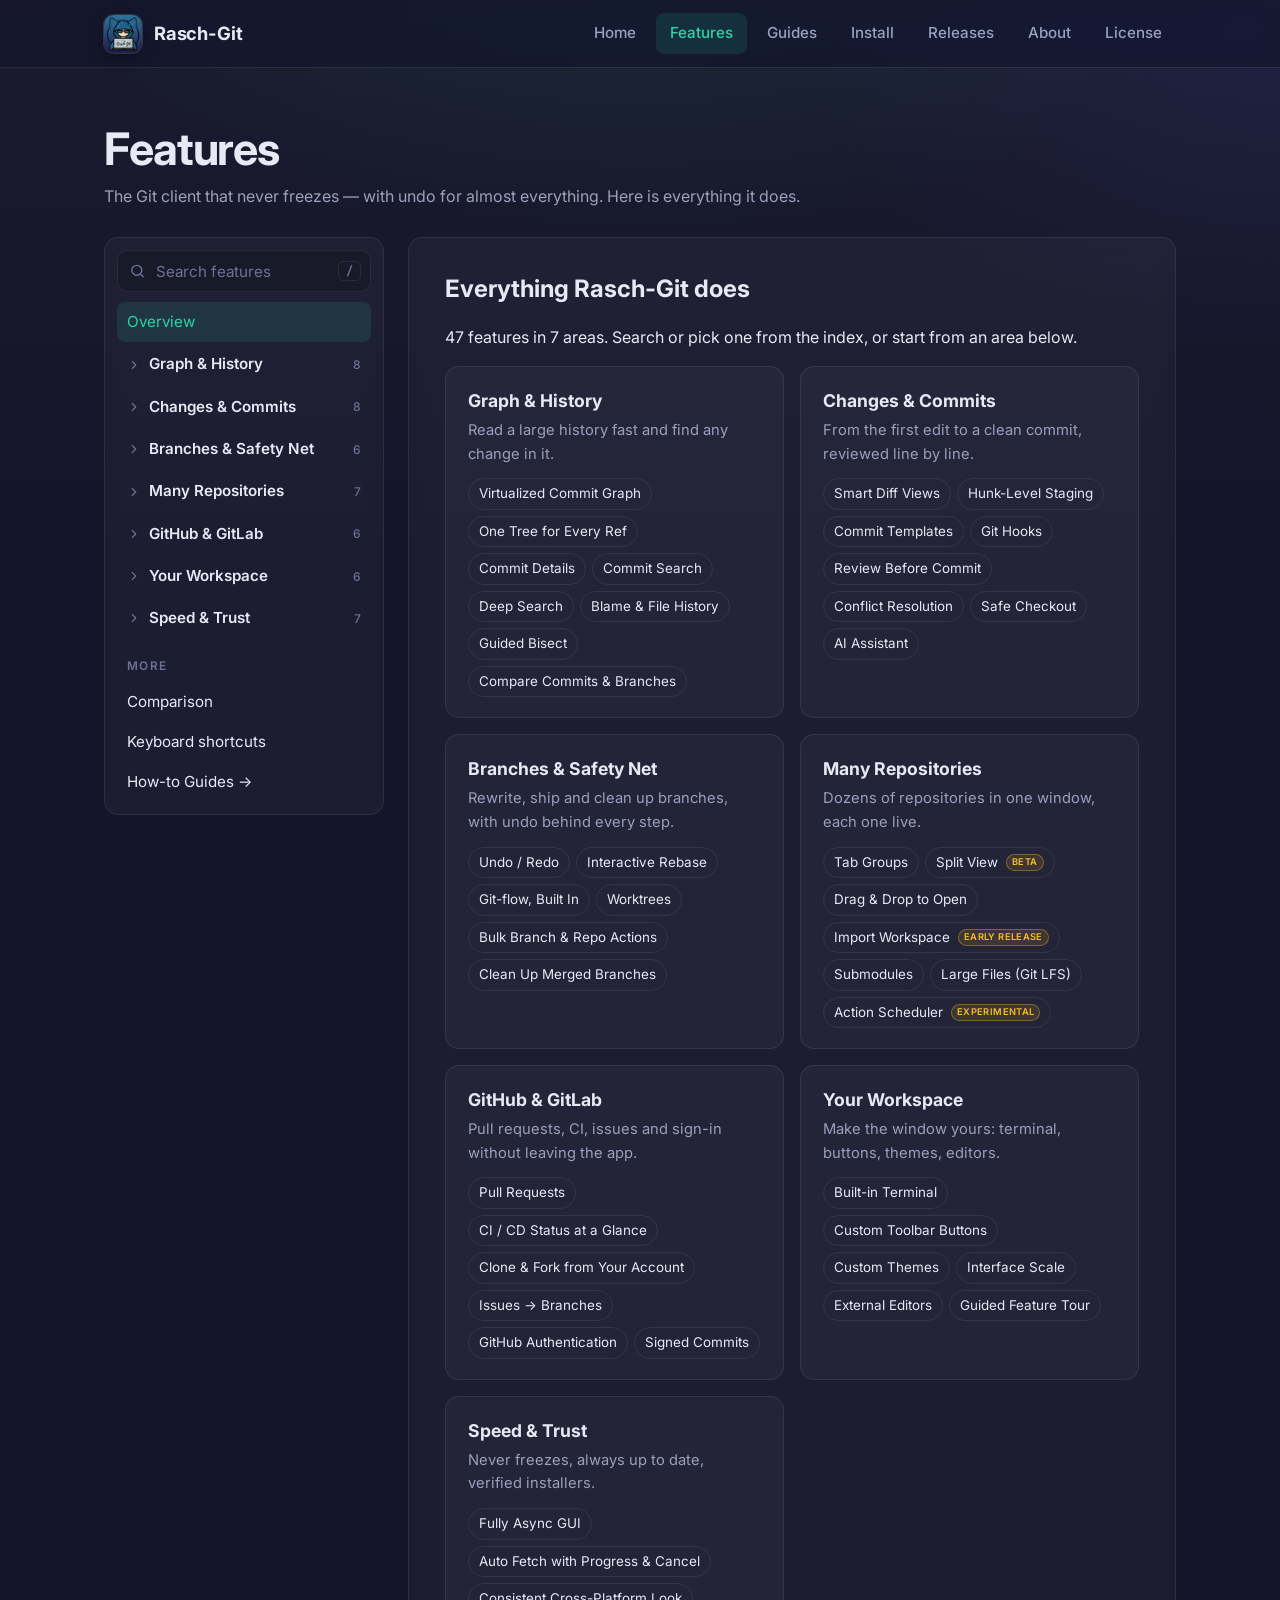
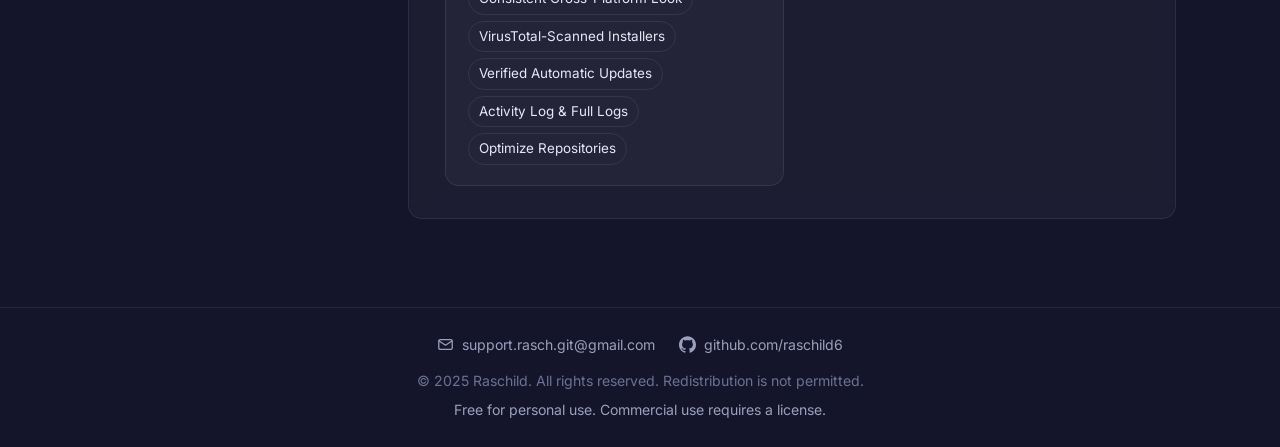
<file: features.html>
<!DOCTYPE html>
<html lang="en">
<head>
  <meta charset="utf-8">
  <meta name="viewport" content="width=device-width, initial-scale=1, viewport-fit=cover">
  <title>Features — Rasch-Git</title>
  <meta name="description" content="Every Rasch-Git feature in detail: async GUI, undo / redo, interactive rebase, split view, worktrees, blame, pull requests, CI status, signed commits, Git LFS and more.">
  <meta name="theme-color" content="#1a1b2e">
  <meta property="og:title" content="Features — Rasch-Git">
  <meta property="og:description" content="Every Rasch-Git feature in detail: async GUI, undo / redo, interactive rebase, split view, worktrees, blame, pull requests, CI status, signed commits, Git LFS and more.">
  <meta property="og:type" content="website">
  <meta property="og:image" content="https://raschild6.github.io/rasch-git-page/assets/img/logo-512.png">
  <link rel="icon" href="favicon.ico" sizes="any">
  <link rel="icon" type="image/png" sizes="32x32" href="assets/img/favicon-32.png">
  <link rel="icon" type="image/png" sizes="16x16" href="assets/img/favicon-16.png">
  <link rel="apple-touch-icon" href="assets/img/apple-touch-icon.png">
  <link rel="preconnect" href="https://fonts.googleapis.com">
  <link rel="preconnect" href="https://fonts.gstatic.com" crossorigin>
  <link rel="stylesheet" href="https://fonts.googleapis.com/css2?family=Inter:wght@400;500;600;700;800&family=JetBrains+Mono:wght@500;600&display=swap">
  <link rel="stylesheet" href="assets/css/style.css?v=20261023">
</head>
<body>
  <header class="navbar">
    <nav class="container" aria-label="Main">
      <a class="brand" href="index.html">
        <picture>
          <source srcset="assets/img/logo-96.webp" type="image/webp">
          <img src="assets/img/logo-96.png" alt="" width="38" height="38">
        </picture>
        <span>Rasch-Git</span>
      </a>
      <button class="nav-toggle" type="button" aria-label="Toggle navigation" aria-expanded="false" aria-controls="nav-links">
        <svg viewBox="0 0 24 24" fill="none" stroke="currentColor" stroke-width="2" stroke-linecap="round" aria-hidden="true"><path d="M4 7h16M4 12h16M4 17h16"/></svg>
      </button>
      <ul class="nav-links" id="nav-links">
        <li><a href="index.html">Home</a></li>
        <li><a href="features.html" aria-current="page">Features</a></li>
        <li><a href="guides.html">Guides</a></li>
        <li><a href="install.html">Install</a></li>
        <li><a href="releases.html">Releases</a></li>
        <li><a href="about.html">About</a></li>
        <li><a href="license.html">License</a></li>
      </ul>
    </nav>
  </header>

  <main>
    <div class="container">
      <div class="page-head">
        <h1>Features</h1>
        <p>The Git client that never freezes — with undo for almost everything. Here is everything it does.</p>
      </div>
        <button class="feature-bar" id="feature-bar" type="button" aria-controls="feature-index" aria-expanded="false"><svg viewBox="0 0 24 24" fill="none" stroke="currentColor" stroke-width="2" stroke-linecap="round" aria-hidden="true"><path d="M4 7h16M4 12h16M4 17h10"/></svg><span id="feature-bar-label">Overview</span><svg class="chev" viewBox="0 0 24 24" fill="none" stroke="currentColor" stroke-width="2" stroke-linecap="round" stroke-linejoin="round" aria-hidden="true"><path d="m9 6 6 6-6 6"/></svg></button>
        <div class="feature-scrim" id="feature-scrim" hidden></div>
        <div class="features-layout">
          <nav class="card feature-index" id="feature-index" aria-label="Features">
            <div class="feature-search" role="search">
              <svg viewBox="0 0 24 24" fill="none" stroke="currentColor" stroke-width="2" stroke-linecap="round" stroke-linejoin="round" aria-hidden="true"><circle cx="11" cy="11" r="7"/><path d="m20 20-3.5-3.5"/></svg>
              <input type="search" id="feature-search" placeholder="Search features" autocomplete="off" spellcheck="false" aria-label="Search features" aria-controls="feature-results" aria-describedby="feature-search-hint">
              <kbd id="feature-search-hint" aria-label="Press slash to search">/</kbd>
            </div>
            <div class="feature-results" id="feature-results" role="listbox" aria-label="Search results" hidden></div>
            <div class="feature-tree" id="feature-tree">
              <a class="fi-top" href="#overview">Overview</a>
              <div class="fi-group" data-area="graph-history">
                <button class="fi-group-btn" type="button" aria-expanded="false" aria-controls="fi-graph-history"><svg class="chev" viewBox="0 0 24 24" fill="none" stroke="currentColor" stroke-width="2" stroke-linecap="round" stroke-linejoin="round" aria-hidden="true"><path d="m9 6 6 6-6 6"/></svg><span>Graph &amp; History</span><em>8</em></button>
                <ul id="fi-graph-history">
                  <li><a href="#virtualized-commit-graph">Virtualized Commit Graph</a></li>
                  <li><a href="#one-tree-for-every-ref">One Tree for Every Ref</a></li>
                  <li><a href="#commit-details">Commit Details</a></li>
                  <li><a href="#commit-search">Commit Search</a></li>
                  <li><a href="#deep-search">Deep Search</a></li>
                  <li><a href="#blame-file-history">Blame &amp; File History</a></li>
                  <li><a href="#guided-bisect">Guided Bisect</a></li>
                  <li><a href="#compare-commits-branches">Compare Commits &amp; Branches</a></li>
                </ul>
              </div>
              <div class="fi-group" data-area="changes-commits">
                <button class="fi-group-btn" type="button" aria-expanded="false" aria-controls="fi-changes-commits"><svg class="chev" viewBox="0 0 24 24" fill="none" stroke="currentColor" stroke-width="2" stroke-linecap="round" stroke-linejoin="round" aria-hidden="true"><path d="m9 6 6 6-6 6"/></svg><span>Changes &amp; Commits</span><em>8</em></button>
                <ul id="fi-changes-commits">
                  <li><a href="#smart-diff-views">Smart Diff Views</a></li>
                  <li><a href="#hunk-level-staging">Hunk-Level Staging</a></li>
                  <li><a href="#commit-templates">Commit Templates</a></li>
                  <li><a href="#git-hooks">Git Hooks</a></li>
                  <li><a href="#review-before-commit">Review Before Commit</a></li>
                  <li><a href="#visual-conflict-resolution-auto-stash">Conflict Resolution</a></li>
                  <li><a href="#checkout">Safe Checkout</a></li>
                  <li><a href="#ai-assistant">AI Assistant</a></li>
                </ul>
              </div>
              <div class="fi-group" data-area="branches-safety">
                <button class="fi-group-btn" type="button" aria-expanded="false" aria-controls="fi-branches-safety"><svg class="chev" viewBox="0 0 24 24" fill="none" stroke="currentColor" stroke-width="2" stroke-linecap="round" stroke-linejoin="round" aria-hidden="true"><path d="m9 6 6 6-6 6"/></svg><span>Branches &amp; Safety Net</span><em>6</em></button>
                <ul id="fi-branches-safety">
                  <li><a href="#undo-redo">Undo / Redo</a></li>
                  <li><a href="#interactive-rebase">Interactive Rebase</a></li>
                  <li><a href="#git-flow">Git-flow, Built In</a></li>
                  <li><a href="#worktrees">Worktrees</a></li>
                  <li><a href="#bulk-branch-repo-management">Bulk Branch &amp; Repo Actions</a></li>
                  <li><a href="#clean-up-branches">Clean Up Merged Branches</a></li>
                </ul>
              </div>
              <div class="fi-group" data-area="many-repos">
                <button class="fi-group-btn" type="button" aria-expanded="false" aria-controls="fi-many-repos"><svg class="chev" viewBox="0 0 24 24" fill="none" stroke="currentColor" stroke-width="2" stroke-linecap="round" stroke-linejoin="round" aria-hidden="true"><path d="m9 6 6 6-6 6"/></svg><span>Many Repositories</span><em>7</em></button>
                <ul id="fi-many-repos">
                  <li><a href="#tab-groups">Tab Groups</a></li>
                  <li><a href="#split-view">Split View <span class="badge badge-exp">Beta</span></a></li>
                  <li><a href="#drag-drop-to-open">Drag &amp; Drop to Open</a></li>
                  <li><a href="#import-workspace">Import Workspace <span class="badge badge-exp">Early release</span></a></li>
                  <li><a href="#submodules">Submodules</a></li>
                  <li><a href="#git-lfs">Large Files (Git LFS)</a></li>
                  <li><a href="#scheduled-actions">Action Scheduler <span class="badge badge-exp">Experimental</span></a></li>
                </ul>
              </div>
              <div class="fi-group" data-area="integrations">
                <button class="fi-group-btn" type="button" aria-expanded="false" aria-controls="fi-integrations"><svg class="chev" viewBox="0 0 24 24" fill="none" stroke="currentColor" stroke-width="2" stroke-linecap="round" stroke-linejoin="round" aria-hidden="true"><path d="m9 6 6 6-6 6"/></svg><span>GitHub &amp; GitLab</span><em>6</em></button>
                <ul id="fi-integrations">
                  <li><a href="#pull-requests">Pull Requests</a></li>
                  <li><a href="#ci-status">CI / CD Status at a Glance</a></li>
                  <li><a href="#clone-fork">Clone &amp; Fork from Your Account</a></li>
                  <li><a href="#issues">Issues → Branches</a></li>
                  <li><a href="#accounts-ssh-keys">GitHub Authentication</a></li>
                  <li><a href="#commit-signing">Signed Commits</a></li>
                </ul>
              </div>
              <div class="fi-group" data-area="workspace">
                <button class="fi-group-btn" type="button" aria-expanded="false" aria-controls="fi-workspace"><svg class="chev" viewBox="0 0 24 24" fill="none" stroke="currentColor" stroke-width="2" stroke-linecap="round" stroke-linejoin="round" aria-hidden="true"><path d="m9 6 6 6-6 6"/></svg><span>Your Workspace</span><em>6</em></button>
                <ul id="fi-workspace">
                  <li><a href="#built-in-terminal">Built-in Terminal</a></li>
                  <li><a href="#custom-toolbar-buttons">Custom Toolbar Buttons</a></li>
                  <li><a href="#custom-themes">Custom Themes</a></li>
                  <li><a href="#interface-scale">Interface Scale</a></li>
                  <li><a href="#open-in-external-programs">External Editors</a></li>
                  <li><a href="#guided-feature-tour">Guided Feature Tour</a></li>
                </ul>
              </div>
              <div class="fi-group" data-area="speed-trust">
                <button class="fi-group-btn" type="button" aria-expanded="false" aria-controls="fi-speed-trust"><svg class="chev" viewBox="0 0 24 24" fill="none" stroke="currentColor" stroke-width="2" stroke-linecap="round" stroke-linejoin="round" aria-hidden="true"><path d="m9 6 6 6-6 6"/></svg><span>Speed &amp; Trust</span><em>7</em></button>
                <ul id="fi-speed-trust">
                  <li><a href="#fully-async-gui">Fully Async GUI</a></li>
                  <li><a href="#auto-fetch-with-real-progress-cancel">Auto Fetch with Progress &amp; Cancel</a></li>
                  <li><a href="#consistent-cross-platform-look">Consistent Cross-Platform Look</a></li>
                  <li><a href="#virustotal">VirusTotal-Scanned Installers</a></li>
                  <li><a href="#automatic-updates">Verified Automatic Updates</a></li>
                  <li><a href="#activity-log-full-command-logs">Activity Log &amp; Full Logs</a></li>
                  <li><a href="#optimize-repositories">Optimize Repositories</a></li>
                </ul>
              </div>
              <h2 class="fi-sub">More</h2>
              <a class="fi-top" href="#comparison">Comparison</a>
              <a class="fi-top" href="#shortcuts">Keyboard shortcuts</a>
              <a class="fi-top" href="guides.html">How-to Guides &rarr;</a>
            </div>
          </nav>
          <div class="card feature-content" id="feature-content">
            <section class="feature-view" id="overview" aria-labelledby="overview-title">
              <h2 id="overview-title">Everything Rasch-Git does</h2>
              <p class="intro">47 features in 7 areas. Search or pick one from the index, or start from an area below.</p>
              <div class="area-grid">
                <section class="area-card" id="graph-history" aria-labelledby="graph-history-title">
                  <h3 id="graph-history-title">Graph &amp; History</h3>
                  <p>Read a large history fast and find any change in it.</p>
                  <ul><li><a href="#virtualized-commit-graph">Virtualized Commit Graph</a></li><li><a href="#one-tree-for-every-ref">One Tree for Every Ref</a></li><li><a href="#commit-details">Commit Details</a></li><li><a href="#commit-search">Commit Search</a></li><li><a href="#deep-search">Deep Search</a></li><li><a href="#blame-file-history">Blame &amp; File History</a></li><li><a href="#guided-bisect">Guided Bisect</a></li><li><a href="#compare-commits-branches">Compare Commits &amp; Branches</a></li></ul>
                </section>
                <section class="area-card" id="changes-commits" aria-labelledby="changes-commits-title">
                  <h3 id="changes-commits-title">Changes &amp; Commits</h3>
                  <p>From the first edit to a clean commit, reviewed line by line.</p>
                  <ul><li><a href="#smart-diff-views">Smart Diff Views</a></li><li><a href="#hunk-level-staging">Hunk-Level Staging</a></li><li><a href="#commit-templates">Commit Templates</a></li><li><a href="#git-hooks">Git Hooks</a></li><li><a href="#review-before-commit">Review Before Commit</a></li><li><a href="#visual-conflict-resolution-auto-stash">Conflict Resolution</a></li><li><a href="#checkout">Safe Checkout</a></li><li><a href="#ai-assistant">AI Assistant</a></li></ul>
                </section>
                <section class="area-card" id="branches-safety" aria-labelledby="branches-safety-title">
                  <h3 id="branches-safety-title">Branches &amp; Safety Net</h3>
                  <p>Rewrite, ship and clean up branches, with undo behind every step.</p>
                  <ul><li><a href="#undo-redo">Undo / Redo</a></li><li><a href="#interactive-rebase">Interactive Rebase</a></li><li><a href="#git-flow">Git-flow, Built In</a></li><li><a href="#worktrees">Worktrees</a></li><li><a href="#bulk-branch-repo-management">Bulk Branch &amp; Repo Actions</a></li><li><a href="#clean-up-branches">Clean Up Merged Branches</a></li></ul>
                </section>
                <section class="area-card" id="many-repos" aria-labelledby="many-repos-title">
                  <h3 id="many-repos-title">Many Repositories</h3>
                  <p>Dozens of repositories in one window, each one live.</p>
                  <ul><li><a href="#tab-groups">Tab Groups</a></li><li><a href="#split-view">Split View <span class="badge badge-exp">Beta</span></a></li><li><a href="#drag-drop-to-open">Drag &amp; Drop to Open</a></li><li><a href="#import-workspace">Import Workspace <span class="badge badge-exp">Early release</span></a></li><li><a href="#submodules">Submodules</a></li><li><a href="#git-lfs">Large Files (Git LFS)</a></li><li><a href="#scheduled-actions">Action Scheduler <span class="badge badge-exp">Experimental</span></a></li></ul>
                </section>
                <section class="area-card" id="integrations" aria-labelledby="integrations-title">
                  <h3 id="integrations-title">GitHub &amp; GitLab</h3>
                  <p>Pull requests, CI, issues and sign-in without leaving the app.</p>
                  <ul><li><a href="#pull-requests">Pull Requests</a></li><li><a href="#ci-status">CI / CD Status at a Glance</a></li><li><a href="#clone-fork">Clone &amp; Fork from Your Account</a></li><li><a href="#issues">Issues → Branches</a></li><li><a href="#accounts-ssh-keys">GitHub Authentication</a></li><li><a href="#commit-signing">Signed Commits</a></li></ul>
                </section>
                <section class="area-card" id="workspace" aria-labelledby="workspace-title">
                  <h3 id="workspace-title">Your Workspace</h3>
                  <p>Make the window yours: terminal, buttons, themes, editors.</p>
                  <ul><li><a href="#built-in-terminal">Built-in Terminal</a></li><li><a href="#custom-toolbar-buttons">Custom Toolbar Buttons</a></li><li><a href="#custom-themes">Custom Themes</a></li><li><a href="#interface-scale">Interface Scale</a></li><li><a href="#open-in-external-programs">External Editors</a></li><li><a href="#guided-feature-tour">Guided Feature Tour</a></li></ul>
                </section>
                <section class="area-card" id="speed-trust" aria-labelledby="speed-trust-title">
                  <h3 id="speed-trust-title">Speed &amp; Trust</h3>
                  <p>Never freezes, always up to date, verified installers.</p>
                  <ul><li><a href="#fully-async-gui">Fully Async GUI</a></li><li><a href="#auto-fetch-with-real-progress-cancel">Auto Fetch with Progress &amp; Cancel</a></li><li><a href="#consistent-cross-platform-look">Consistent Cross-Platform Look</a></li><li><a href="#virustotal">VirusTotal-Scanned Installers</a></li><li><a href="#automatic-updates">Verified Automatic Updates</a></li><li><a href="#activity-log-full-command-logs">Activity Log &amp; Full Logs</a></li><li><a href="#optimize-repositories">Optimize Repositories</a></li></ul>
                </section>
              </div>
            </section>
            <article class="feature-view feature-page" id="virtualized-commit-graph" data-area="graph-history" data-keywords="history log tree lanes columns narrow wide compact visual graph git log large repository monorepo big history performance wip stash node reset hard soft mixed fast-forward multi-select multiple commits tag create labels drag drop drag and drop drag-and-drop merge into merge branch">
              <p class="feature-crumb"><a href="#graph-history">Graph &amp; History</a><span>1 of 8</span></p>
              <div class="feature-detail-head">
                <span class="feature-icon"><svg viewBox="0 0 24 24" fill="none" stroke="currentColor" stroke-width="1.8" stroke-linecap="round" stroke-linejoin="round" aria-hidden="true"><circle cx="6" cy="6" r="2"/><circle cx="6" cy="18" r="2"/><circle cx="16" cy="12" r="2"/><path d="M6 8v8"/><path d="M8 7.2 14.3 11"/><path d="M20 4v16"/><path d="m18 7 2-3 2 3M18 17l2 3 2-3"/></svg></span>
                <div>
                  <h2>Virtualized Commit Graph</h2>
                  <p class="feature-tagline">Smooth scrolling through huge histories, with your stashes and uncommitted work right in the graph.</p>
                </div>
              </div>
              <div class="feature-cols">
                <div class="feature-main">
                  <ul class="feature-glance" aria-label="At a glance"><li>Branches as coloured lanes that stay narrow: a merged branch frees its column. Labels marked local, remote or both (↑ / ↓ / ✓).</li><li>Only the visible rows are drawn and history loads in pages: huge repositories scroll smoothly.</li><li>Uncommitted work (WIP) and every stash appear as nodes in the graph.</li><li>Drag a branch onto another to merge it. Right-click labels and commits to check out, merge, rebase, reset, cherry-pick, tag and more; select several commits at once.</li></ul>
                  <div class="feature-body">
                <p>The graph draws branches as coloured lanes and merges as curves; a branch keeps one colour and one column for its whole life, and once it is merged its column is free for the next branch, so a history of many short branches stays narrow and main stays a straight line, and labels each branch tip as local, remote, or both (↑ / ↓ / ✓), in the colour of its line. Only the rows near the visible area are materialized, and history loads in pages as you scroll, so repositories with very long histories open fast and scroll smoothly.</p>
                <p>Uncommitted changes appear as a "WIP" node, and each stash appears as its own node attached to the commit it was taken from. The columns (branch, graph, message, author, date) fit the window, and you can resize them. With the graph focused, <strong>↑ / ↓</strong> step from commit to commit and the view follows.</p>
<p>The graph is also where you act on history, with <strong>right-click menus</strong>:</p>
<ul><li><strong>Branch and tag labels:</strong> double-click one to check it out (the same safe checkout as the menu); <strong>drag a branch onto another to merge it</strong> (also between the graph and the sidebar): the branch you drag is merged into the one you drop it on. A menu at the drop point offers merge, fast-forward or rebase, and nothing runs until you pick one; a branch that isn't checked out is checked out first. Dropped on a remote branch such as <code>origin/main</code>, a dialog offers to pull your local <code>main</code> first, merge into it as it is, or create it. Right-click to check out, merge into the current branch, fast-forward, rebase, push, pull, rename or delete a local branch (remote labels: check out, track, merge, delete on the remote; tags: check out, push, delete; a tag that is only on the remote: fetch it, or delete it there).<ul><li><strong>Fast-forward in both directions:</strong> on <code>main</code>, a right-click on <code>dev</code> offers <em>Fast-forward 'main' to 'dev'</em> and <em>Fast-forward 'dev' to 'main'</em>: the second moves <code>dev</code> up to <code>main</code> without leaving <code>main</code> (only offered when it really is a fast-forward).</li><li><strong>Reset Soft / Mixed / Hard to here</strong> on another branch's label or on a remote label (e.g. <code>origin/feature</code>) moves the branch you are on to it: useful to make a local branch match its remote.</li></ul></li><li><strong>A commit (its row or its coloured dot):</strong> cherry-pick, revert, <strong>Reset Soft / Mixed / Hard to here</strong> (soft keeps the differences staged, mixed keeps them unstaged, hard discards them after a confirmation; only when a branch is checked out, and undoable), create a branch or tag there, copy the SHA.<ul><li><strong>Several commits at once:</strong> <strong>Ctrl+click</strong> (Cmd+click on macOS) adds or removes a commit, <strong>Shift+click</strong> or <strong>Shift+↑ / ↓</strong> selects a range. Right-click one of them (or any branch / tag label while several are selected) → <strong>Cherry-pick N Commits (No Commit)</strong> applies them all, oldest first, in one go; or copy their SHAs. <strong>Branches on These Commits</strong> acts on the branches labelled on the selected commits: pull, push, merge into the current branch, delete them locally, on the remote or both (deletions ask first; the checked-out branch is left out), with the same progress, cancel and summary report as Manage Branches.</li><li><strong>Several branches or tags in the sidebar:</strong> the same Ctrl+click / Shift+click works in the sidebar's branch and tag lists. Right-click the selected branches to pull, push, merge them into the current branch, or delete them locally, on their remote or both; the selected tags can be pushed or deleted (here or here and on the remote) in one go. Branches picked under a remote act on that remote's copy. Deletions ask first and list the names; the checked-out branch is left out; branches that aren't fully merged are listed in one question that offers to force delete them.</li><li><strong>Create Tag</strong> has a multi-line message box and <strong>Load from File…</strong>: pick your release notes (e.g. <code>docs/releases/v1.0.3.txt</code>), edit them if needed, then <em>Create</em> or <em>Create &amp; Push</em>. Lines starting with <code>#</code> are left out, as in Git.</li></ul></li><li><strong>A stash node:</strong> apply, pop or drop it.</li></ul>
              </div>
                </div>
                <aside class="feature-aside" aria-label="Virtualized Commit Graph: where to find it">
                  <div class="feature-box">
                    <h3>Where to find it</h3>
                    <p>The center of each repository tab; right-click a branch / tag label or a commit's dot.</p>
                  </div>
                  <div class="feature-box feature-why">
                    <h3>Why it's different</h3>
                    <ul><li>Typical Git GUIs build every row of the history up front, which gets slow on large repositories.</li><li>Stashes and work in progress usually live in a separate list; here they are part of the history view.</li><li>The graph can optionally show tags (a per-repository setting) and marks a detached HEAD explicitly.</li><li><strong>Labels in the colour of their history line:</strong> branch and tag labels are drawn in the colour of the line their commit sits on, so you see at once which branch owns which part of the history. A mark at the start of the label, on a small filled block, says where each one is: <strong>✓</strong> here and on the remote, <strong>↑</strong> only here (not pushed yet, or ahead), <strong>↓</strong> only on the remote, and a red <strong>≠</strong> when the remote has a different tag with that name. Tags have a dashed border, branches a solid one; the checked-out branch is the only label filled with its colour, so you find it at a glance. The remote's tag list is read along with the fetches you already do (and remembered across restarts), never while you scroll.</li><li>Branch and commit actions are one right-click away on the graph itself, instead of in separate dialogs or menus.</li></ul>
                  </div>
                </aside>
              </div>
              <div class="feature-gallery shots shots-grid">
                <figure class="shot">
                  <a href="assets/screenshots/graph-commit-menu.png" target="_blank" rel="noopener" aria-label="Open full-size screenshot: Right-click on a commit&#x27;s dot: cherry-pick, revert, reset, create a branch or tag"><img src="assets/screenshots/graph-commit-menu.png" alt="Right-click on a commit&#x27;s dot: cherry-pick, revert, reset, create a branch or tag" width="1600" height="1000" loading="lazy" decoding="async"></a>
                  <figcaption>Right-click on a commit&#x27;s dot: cherry-pick, revert, reset, create a branch or tag</figcaption>
                </figure>
                <figure class="shot">
                  <a href="assets/screenshots/graph-branch-menu.png" target="_blank" rel="noopener" aria-label="Open full-size screenshot: Right-click on a branch label"><img src="assets/screenshots/graph-branch-menu.png" alt="Right-click on a branch label" width="1600" height="1000" loading="lazy" decoding="async"></a>
                  <figcaption>Right-click on a branch label</figcaption>
                </figure>
              </div>
              <nav class="feature-pager" aria-label="Previous and next feature">
                <span></span>
                <a class="next" href="#one-tree-for-every-ref"><small>Next &rarr;</small><span>One Tree for Every Ref</span></a>
              </nav>
            </article>
            <article class="feature-view feature-page" id="one-tree-for-every-ref" data-area="graph-history" data-keywords="sidebar left panel branches tags stashes remotes refs filter detached head list">
              <p class="feature-crumb"><a href="#graph-history">Graph &amp; History</a><span>2 of 8</span></p>
              <div class="feature-detail-head">
                <span class="feature-icon"><svg viewBox="0 0 24 24" fill="none" stroke="currentColor" stroke-width="1.8" stroke-linecap="round" stroke-linejoin="round" aria-hidden="true"><rect x="3" y="3" width="6" height="5" rx="1"/><rect x="13" y="10" width="8" height="4" rx="1"/><rect x="13" y="17" width="8" height="4" rx="1"/><path d="M6 8v11h7M6 12h7"/></svg></span>
                <div>
                  <h2>One Tree for Every Ref</h2>
                  <p class="feature-tagline">Branches, remotes, tags, stashes and a detached HEAD — in one filterable tree.</p>
                </div>
              </div>
              <div class="feature-cols">
                <div class="feature-main">
                  <ul class="feature-glance" aria-label="At a glance"><li>Local and remote branches, tags and stashes in one tree.</li><li>A filter box narrows everything as you type.</li><li>Right-click to check out, merge, rebase, pull, push, rename or delete.</li></ul>
                  <div class="feature-body">
                <ul><li><strong>What's listed:</strong> local branches (the current one highlighted), remote branches by remote, tags with their hash, and stashes; a detached HEAD is shown explicitly with Git's own wording.</li><li><strong>Filter:</strong> a filter box narrows everything as you type.</li><li><strong>Actions:</strong> a right-click offers checkout, merge, rebase, fast-forward, pull (even a branch that isn't checked out, via a safe fast-forward), push, rename and delete. Tags can be checked out, pushed or deleted (locally and optionally on the remote).</li></ul>
              </div>
                </div>
                <aside class="feature-aside" aria-label="One Tree for Every Ref: where to find it">
                  <div class="feature-box">
                    <h3>Where to find it</h3>
                    <p>The left panel of each repository tab.</p>
                  </div>
                  <div class="feature-box feature-why">
                    <h3>Why it's different</h3>
                    <ul><li>Most clients can only pull the branch you are on.</li><li>Here you can update any local branch without switching to it, and a detached HEAD is never a mystery.</li></ul>
                  </div>
                </aside>
              </div>
              <div class="feature-gallery shots">
                <figure class="shot">
                  <a href="assets/screenshots/branch-tree-remote-menu.png" target="_blank" rel="noopener" aria-label="Open full-size screenshot: Remote menu: switch HTTPS ↔ SSH, choose the SSH key"><img src="assets/screenshots/branch-tree-remote-menu.png" alt="Remote menu: switch HTTPS ↔ SSH, choose the SSH key" width="1600" height="1000" loading="lazy" decoding="async"></a>
                  <figcaption>Remote menu: switch HTTPS ↔ SSH, choose the SSH key</figcaption>
                </figure>
              </div>
              <nav class="feature-pager" aria-label="Previous and next feature">
                <a class="prev" href="#virtualized-commit-graph"><small>&larr; Previous</small><span>Virtualized Commit Graph</span></a>
                <a class="next" href="#commit-details"><small>Next &rarr;</small><span>Commit Details</span></a>
              </nav>
            </article>
            <article class="feature-view feature-page" id="commit-details" data-area="graph-history" data-keywords="commit info details sha hash author message changed files show">
              <p class="feature-crumb"><a href="#graph-history">Graph &amp; History</a><span>3 of 8</span></p>
              <div class="feature-detail-head">
                <span class="feature-icon"><svg viewBox="0 0 24 24" fill="none" stroke="currentColor" stroke-width="1.8" stroke-linecap="round" stroke-linejoin="round" aria-hidden="true"><rect x="3" y="4" width="18" height="16" rx="2"/><circle cx="8.5" cy="10" r="2"/><path d="M5.5 16c.6-1.5 1.7-2.2 3-2.2s2.4.7 3 2.2"/><path d="M14 9h4M14 12h4M14 15h2"/></svg></span>
                <div>
                  <h2>Commit Details</h2>
                  <p class="feature-tagline">Author, SHA, full message and changed files at a glance.</p>
                </div>
              </div>
              <div class="feature-cols">
                <div class="feature-main">
                  <ul class="feature-glance" aria-label="At a glance"><li>Author, date and SHA with a copy button.</li><li>Full message and the changed files, as a list or a tree.</li><li>Click a file for its diff in that commit.</li></ul>
                  <div class="feature-body">
                <p>Selecting a commit shows its details in the right panel:</p>
<ul><li>the author's avatar (initials), date and short SHA with a copy button;</li><li>the title and full body, scrollable when long;</li><li>the list of changed files, as a flat list or as a folder tree.</li></ul>
<p>Clicking a file opens its diff for that commit. A right-click on a commit offers cherry-pick, revert, Reset Soft / Mixed / Keep / Hard to here, Compare with HEAD, create a branch or tag here, and copy the SHA; a right-click on a branch label offers checkout, merge, fast-forward (either direction), reset to it, rebase, push, pull, rename and delete.</p>
              </div>
                </div>
                <aside class="feature-aside" aria-label="Commit Details: where to find it">
                  <div class="feature-box">
                    <h3>Where to find it</h3>
                    <p>Click a commit in the graph.</p>
                  </div>
                  <div class="feature-box feature-why">
                    <h3>Why it's different</h3>
                    <ul><li>Everything about a commit is in one side panel next to the graph, instead of spread across several windows.</li><li>The folder-tree view makes large commits easy to scan.</li></ul>
                  </div>
                </aside>
              </div>
              <div class="feature-gallery shots">
                <figure class="shot">
                  <a href="assets/screenshots/commit-details.png" target="_blank" rel="noopener" aria-label="Open full-size screenshot: Commit details: avatar, SHA, message, changed files"><img src="assets/screenshots/commit-details.png" alt="Commit details: avatar, SHA, message, changed files" width="1600" height="1000" loading="lazy" decoding="async"></a>
                  <figcaption>Commit details: avatar, SHA, message, changed files</figcaption>
                </figure>
              </div>
              <nav class="feature-pager" aria-label="Previous and next feature">
                <a class="prev" href="#one-tree-for-every-ref"><small>&larr; Previous</small><span>One Tree for Every Ref</span></a>
                <a class="next" href="#commit-search"><small>Next &rarr;</small><span>Commit Search</span></a>
              </nav>
            </article>
            <article class="feature-view feature-page" id="commit-search" data-area="graph-history" data-keywords="search find commit message author hash sha ctrl+f filter">
              <p class="feature-crumb"><a href="#graph-history">Graph &amp; History</a><span>4 of 8</span></p>
              <div class="feature-detail-head">
                <span class="feature-icon"><svg viewBox="0 0 24 24" fill="none" stroke="currentColor" stroke-width="1.8" stroke-linecap="round" stroke-linejoin="round" aria-hidden="true"><circle cx="11" cy="11" r="7"/><path d="m20 20-3.5-3.5"/></svg></span>
                <div>
                  <h2>Commit Search</h2>
                  <p class="feature-tagline">Find any loaded commit by message, author or hash, instantly.</p>
                </div>
              </div>
              <div class="feature-cols">
                <div class="feature-main">
                  <ul class="feature-glance" aria-label="At a glance"><li>Ctrl+F in the graph searches by message, author or hash.</li><li>Matches highlight as you type; Enter jumps between them.</li><li>The same shortcut searches inside a diff.</li></ul>
                  <div class="feature-body">
                <p>Press <strong>Ctrl+F</strong> with the graph focused to open a search bar. Matching rows are highlighted as you type, the current match stands out, and <strong>Enter</strong> / <strong>Shift+Enter</strong> (or the arrow keys) jump between matches. A counter shows how many matches there are among the loaded commits. The same shortcut searches inside a diff when the diff viewer has focus.</p>
              </div>
                </div>
                <aside class="feature-aside" aria-label="Commit Search: where to find it">
                  <div class="feature-box">
                    <h3>Where to find it</h3>
                    <p><strong>Ctrl+F</strong> on the commit graph, or in the diff viewer.</p>
                  </div>
                  <div class="feature-box feature-why">
                    <h3>Why it's different</h3>
                    <ul><li>Search is built into the graph itself, rather than into a separate log window or a filter that hides the rest of the history.</li><li>One shortcut does the right thing depending on where you are.</li></ul>
                  </div>
                </aside>
              </div>
              <div class="feature-gallery shots">
                <figure class="shot">
                  <a href="assets/screenshots/commit-search.png" target="_blank" rel="noopener" aria-label="Open full-size screenshot: Ctrl+F commit search in the graph"><img src="assets/screenshots/commit-search.png" alt="Ctrl+F commit search in the graph" width="1600" height="1000" loading="lazy" decoding="async"></a>
                  <figcaption>Ctrl+F commit search in the graph</figcaption>
                </figure>
              </div>
              <nav class="feature-pager" aria-label="Previous and next feature">
                <a class="prev" href="#commit-details"><small>&larr; Previous</small><span>Commit Details</span></a>
                <a class="next" href="#deep-search"><small>Next &rarr;</small><span>Deep Search</span></a>
              </nav>
            </article>
            <article class="feature-view feature-page" id="deep-search" data-area="graph-history" data-keywords="search grep pickaxe git log -S find code text regex regular expression file name glob history branches deleted file">
              <p class="feature-crumb"><a href="#graph-history">Graph &amp; History</a><span>5 of 8</span></p>
              <div class="feature-detail-head">
                <span class="feature-icon"><svg viewBox="0 0 24 24" fill="none" stroke="currentColor" stroke-width="1.8" stroke-linecap="round" stroke-linejoin="round" aria-hidden="true"><circle cx="10" cy="10" r="6"/><path d="m20 20-5.5-5.5"/><path d="M8 8h4M8 10.5h4M8 13h2"/></svg></span>
                <div>
                  <h2>Deep Search</h2>
                  <p class="feature-tagline">Find any file — or any line of code — across every branch and the whole history.</p>
                </div>
              </div>
              <div class="feature-cols">
                <div class="feature-main">
                  <ul class="feature-glance" aria-label="At a glance"><li>File names across the whole history, with globs.</li><li>Text at the tip of all branches: where is this still used?</li><li>Text in history: when was this added, and when removed?</li><li>Runs in the background, results as they arrive, cancellable.</li></ul>
                  <div class="feature-body">
                <p>One window, three searches (it reopens on the one you used last):</p>
<ul><li><strong>File names</strong> — type a file name, part of it, or a glob (<code>*.sql</code>, <code>src/**/test_*.py</code>); optionally limit how many commits to search and a date range. Results list every commit that added, modified, renamed or deleted a matching file, with hash, date, author and message. Click one and the graph jumps to that commit — loading older history if needed — while the diff viewer shows that file's changes.</li><li><strong>Text in branches</strong> — "where is <code>parse_config</code> still used?": every line containing a text or a regular expression at the tip of all your branches (local and remote), only the local ones, or the current one. Results are grouped by file, with the line number, the match highlighted and the branches that have that line ("main +3") — the same line on many branches is one row, not one per branch. Double-click a line to open the blame of that file, at that branch, on that line.</li><li><strong>Text in history</strong> — "when was <code>OLD_API_KEY</code> added, and when was it removed?": the commits that added or removed a piece of text, even in files deleted long ago, or (option) every commit whose changed lines match a regular expression. Each result shows whether the text was added or removed, with the matching line; click it to see the commit and the file's diff.</li></ul>
<p>The text searches have <strong>Regex</strong>, <strong>Match case</strong>, <strong>Whole word</strong> (branches) and an <strong>In files</strong> filter (<code>src/**/*.py, *.md</code>). Right-click a result for File History, Blame or Show in Graph. Every search runs in the background with a progress bar, shows results as they arrive and can be cancelled. Text searches look at committed content.</p>
              </div>
                </div>
                <aside class="feature-aside" aria-label="Deep Search: where to find it">
                  <div class="feature-box">
                    <h3>Where to find it</h3>
                    <p><strong>Edit → Deep Search…</strong> (<code>Ctrl+Shift+F</code>).</p>
                  </div>
                  <div class="feature-box feature-guide">
                    <h3>Step by step</h3>
                    <p><a href="guides.html#deep-search">Deep Search guide</a> &rarr;</p>
                  </div>
                  <div class="feature-box feature-why">
                    <h3>Why it's different</h3>
                    <ul><li>Most Git GUIs only show the history of a file that still exists and that you've already found in the tree; deleted or renamed files need <code>git log --all -- '**/name'</code> in a terminal.</li><li>Searching code in other branches, or finding the commit that introduced or removed a line, usually means <code>git grep</code> and <code>git log -S</code> in a terminal, one branch at a time. Here it's one search over every branch at once, grouped by file, each hit one click from its blame or diff.</li></ul>
                  </div>
                </aside>
              </div>
              <div class="feature-gallery shots shots-grid">
                <figure class="shot">
                  <a href="assets/screenshots/deep-search-text.png" target="_blank" rel="noopener" aria-label="Open full-size screenshot: Text in branches: matches grouped by file, with the branches that have each line"><img src="assets/screenshots/deep-search-text.png" alt="Text in branches: matches grouped by file, with the branches that have each line" width="1600" height="1000" loading="lazy" decoding="async"></a>
                  <figcaption>Text in branches: matches grouped by file, with the branches that have each line</figcaption>
                </figure>
                <figure class="shot">
                  <a href="assets/screenshots/deep-search-history.png" target="_blank" rel="noopener" aria-label="Open full-size screenshot: Text in history: the commits that added or removed a piece of text"><img src="assets/screenshots/deep-search-history.png" alt="Text in history: the commits that added or removed a piece of text" width="1600" height="1000" loading="lazy" decoding="async"></a>
                  <figcaption>Text in history: the commits that added or removed a piece of text</figcaption>
                </figure>
                <figure class="shot">
                  <a href="assets/screenshots/deep-search.png" target="_blank" rel="noopener" aria-label="Open full-size screenshot: File names: a file across the whole history"><img src="assets/screenshots/deep-search.png" alt="File names: a file across the whole history" width="1600" height="1000" loading="lazy" decoding="async"></a>
                  <figcaption>File names: a file across the whole history</figcaption>
                </figure>
              </div>
              <nav class="feature-pager" aria-label="Previous and next feature">
                <a class="prev" href="#commit-search"><small>&larr; Previous</small><span>Commit Search</span></a>
                <a class="next" href="#blame-file-history"><small>Next &rarr;</small><span>Blame &amp; File History</span></a>
              </nav>
            </article>
            <article class="feature-view feature-page" id="blame-file-history" data-area="graph-history" data-keywords="who changed wrote line blame annotate who changed line author file history log follow renames restore old version praise">
              <p class="feature-crumb"><a href="#graph-history">Graph &amp; History</a><span>6 of 8</span></p>
              <div class="feature-detail-head">
                <span class="feature-icon"><svg viewBox="0 0 24 24" fill="none" stroke="currentColor" stroke-width="1.8" stroke-linecap="round" stroke-linejoin="round" aria-hidden="true"><path d="M4 5h4M4 9h4M4 13h4M4 17h4"/><path d="M11 5h9M11 9h6M11 13h9M11 17h5"/><path d="M9.5 3v18" opacity=".5"/></svg></span>
                <div>
                  <h2>Blame &amp; File History</h2>
                  <p class="feature-tagline">Who changed each line and why — and every version of a file, renames included.</p>
                </div>
              </div>
              <div class="feature-cols">
                <div class="feature-main">
                  <ul class="feature-glance" aria-label="At a glance"><li>Blame: author, date and commit next to each block of lines, shaded by age.</li><li>Step back past a commit with Blame Previous Version.</li><li>File History: every commit that changed a file, across renames, ready to restore.</li></ul>
                  <div class="feature-body">
                <ul><li><strong>Blame</strong> shows the file with a gutter of author, date and commit next to each block of lines, shaded by age (newer is warmer). Click a line to select its commit in the graph and see its details; <em>Blame Previous Version</em> steps back past a commit to see what was there before; formatting-only commits listed in <code>.git-blame-ignore-revs</code> are skipped.</li><li><strong>File History</strong> lists every commit that changed the file — following it across renames — with the change each one made, ready to open, blame at that commit or restore that version (undoable).</li></ul>
              </div>
                </div>
                <aside class="feature-aside" aria-label="Blame & File History: where to find it">
                  <div class="feature-box">
                    <h3>Where to find it</h3>
                    <p>Right-click a file (working changes or a commit's file list) → <strong>Blame</strong> / <strong>File History</strong>; the buttons in the diff header (<strong>Ctrl+B</strong> / <strong>Ctrl+H</strong>); a Deep Search result's menu.</p>
                  </div>
                  <div class="feature-box feature-why">
                    <h3>Why it's different</h3>
                    <ul><li>Many Git GUIs offer blame as a plain, separate window or not at all; here it sits in the main view, linked to the graph and the commit details.</li><li>File History follows renames and shows each change inline, without a terminal <code>git log --follow -p</code>.</li></ul>
                  </div>
                </aside>
              </div>
              <div class="feature-gallery shots shots-grid">
                <figure class="shot">
                  <a href="assets/screenshots/blame.png" target="_blank" rel="noopener" aria-label="Open full-size screenshot: Blame: author, date and commit next to each block of lines, shaded by age"><img src="assets/screenshots/blame.png" alt="Blame: author, date and commit next to each block of lines, shaded by age" width="1600" height="1000" loading="lazy" decoding="async"></a>
                  <figcaption>Blame: author, date and commit next to each block of lines, shaded by age</figcaption>
                </figure>
                <figure class="shot">
                  <a href="assets/screenshots/file-history.png" target="_blank" rel="noopener" aria-label="Open full-size screenshot: File History: every commit that changed the file, across renames"><img src="assets/screenshots/file-history.png" alt="File History: every commit that changed the file, across renames" width="1600" height="1000" loading="lazy" decoding="async"></a>
                  <figcaption>File History: every commit that changed the file, across renames</figcaption>
                </figure>
              </div>
              <nav class="feature-pager" aria-label="Previous and next feature">
                <a class="prev" href="#deep-search"><small>&larr; Previous</small><span>Deep Search</span></a>
                <a class="next" href="#guided-bisect"><small>Next &rarr;</small><span>Guided Bisect</span></a>
              </nav>
            </article>
            <article class="feature-view feature-page" id="guided-bisect" data-area="graph-history" data-keywords="bisect git bisect find bug regression broke broken which commit introduced culprit good bad skip binary search first bad commit test script">
              <p class="feature-crumb"><a href="#graph-history">Graph &amp; History</a><span>7 of 8</span></p>
              <div class="feature-detail-head">
                <span class="feature-icon"><svg viewBox="0 0 24 24" fill="none" stroke="currentColor" stroke-width="1.8" stroke-linecap="round" stroke-linejoin="round" aria-hidden="true"><path d="M12 3v18"/><circle cx="12" cy="5" r="2"/><circle cx="12" cy="12" r="2.5"/><circle cx="12" cy="19" r="2"/><path d="M4 12h4M16 12h4"/><path d="m6 10 2 2-2 2M18 10l-2 2 2 2"/></svg></span>
                <div>
                  <h2>Guided Bisect</h2>
                  <p class="feature-tagline">Find the commit that broke something: answer Good or Bad, and the app names the culprit.</p>
                </div>
              </div>
              <div class="feature-cols">
                <div class="feature-main">
                  <ul class="feature-glance" aria-label="At a glance"><li>Start from a commit that worked, or from two selected commits.</li><li>Good, Bad and Skip buttons; every verdict shows as a mark in the graph.</li><li>Commits and steps left always in view; the first bad commit is selected for you.</li><li>An optional test command runs every step for you.</li></ul>
                  <div class="feature-body">
                <ul><li><strong>Start:</strong> right-click a commit where things still worked → <strong>Start Bisect Here…</strong>, select two commits → <strong>Bisect Between These 2 Commits…</strong>, or <strong>Repository → Bisect → Start Bisect…</strong>. Your local changes are put aside for the bisect and restored when it ends.</li><li><strong>Answer:</strong> the app checks out a commit halfway between the good and the bad one; a bar above the graph says which one, how many commits are left and roughly how many steps. Build or run it, then click <strong>Good (works)</strong>, <strong>Bad (broken)</strong> or <strong>Skip</strong> (can't test it). Each verdict shows as a small <em>good</em> / <em>bad</em> / <em>skip</em> mark in the graph, and the next commit is marked <em>test this</em>. <strong>Undo Last Mark</strong> fixes a wrong answer.</li><li><strong>Automatic:</strong> <strong>Run a Test Command…</strong> lets Git test every step with your script (exit code 0 = good) and stop at the culprit.</li><li><strong>Result:</strong> when one commit is left, the bar names the <strong>first bad commit</strong> and selects it in the graph with its details. <strong>End Bisect</strong> brings you back to your branch with your changes, or ends on the first bad commit; commits you made during the bisect aren't lost.</li></ul>
              </div>
                </div>
                <aside class="feature-aside" aria-label="Guided Bisect: where to find it">
                  <div class="feature-box">
                    <h3>Where to find it</h3>
                    <p>Right-click a commit → <strong>Start Bisect Here…</strong>; two selected commits → <strong>Bisect Between These 2 Commits…</strong>; <strong>Repository → Bisect</strong>; the bar above the graph while a bisect runs. A walkthrough is in the <a href="guides.html#bisect">guides</a>.</p>
                  </div>
                  <div class="feature-box feature-why">
                    <h3>Why it's different</h3>
                    <ul><li>In most Git GUIs bisect means the terminal: typing <code>git bisect good</code> / <code>bad</code> and reading hashes back. Here it is buttons and marks on the graph, with the progress always in view.</li><li>Safe by default: local changes are put aside and restored, build output left by a test is caught before the next step, and commits made during the bisect aren't lost.</li></ul>
                  </div>
                </aside>
              </div>
              <nav class="feature-pager" aria-label="Previous and next feature">
                <a class="prev" href="#blame-file-history"><small>&larr; Previous</small><span>Blame &amp; File History</span></a>
                <a class="next" href="#compare-commits-branches"><small>Next &rarr;</small><span>Compare Commits &amp; Branches</span></a>
              </nav>
            </article>
            <article class="feature-view feature-page" id="compare-commits-branches" data-area="graph-history" data-keywords="compare diff between two commits branches git diff branch1 branch2 range differences what changed pull request preview three dot two dot combined changes squash view several commits swap">
              <p class="feature-crumb"><a href="#graph-history">Graph &amp; History</a><span>8 of 8</span></p>
              <div class="feature-detail-head">
                <span class="feature-icon"><svg viewBox="0 0 24 24" fill="none" stroke="currentColor" stroke-width="1.8" stroke-linecap="round" stroke-linejoin="round" aria-hidden="true"><rect x="3" y="4" width="7" height="16" rx="1.5"/><rect x="14" y="4" width="7" height="16" rx="1.5"/><path d="M6.5 9v6"/><path d="M15.5 12h3"/></svg></span>
                <div>
                  <h2>Compare Commits &amp; Branches</h2>
                  <p class="feature-tagline">Every file that differs between two commits or two branches — or what a run of commits changed together — with each file's diff.</p>
                </div>
              </div>
              <div class="feature-cols">
                <div class="feature-main">
                  <ul class="feature-glance" aria-label="At a glance"><li>Two commits, a commit and HEAD, or a branch and the one you're on.</li><li>The files that differ, how many commits each side has, each file's diff.</li><li><em>Only changes on '…'</em> shows what a pull request would show; <em>Swap</em> turns it around.</li><li>Consecutive commits: their combined changes, as one diff.</li></ul>
                  <div class="feature-body">
                <ul><li><strong>Two commits:</strong> Ctrl+click two commits in the graph, right-click → <strong>Compare These Commits</strong>. Or right-click one commit → <strong>Compare with HEAD</strong>.</li><li><strong>Two branches:</strong> right-click a branch (its label in the graph or the sidebar) → <strong>Compare with Current Branch</strong>. It opens on what that branch changed since the two split, like a pull request; untick <em>Only changes on '…'</em> to see every difference, and <strong>Swap</strong> to compare the other way round.</li><li><strong>The page:</strong> the details panel lists every file that differs and how many commits only one side has. Click a file for its diff in Hunk, Inline or Split view; changed images open side by side. Click any commit, or press Esc, to leave.</li><li><strong>Combined changes:</strong> select several consecutive commits (Shift+click) → <strong>Show Combined Changes</strong> to read what they changed together, as if they were one commit.</li></ul>
              </div>
                </div>
                <aside class="feature-aside" aria-label="Compare Commits & Branches: where to find it">
                  <div class="feature-box">
                    <h3>Where to find it</h3>
                    <p>Graph: Ctrl+click two commits → right-click → <strong>Compare These Commits</strong>; right-click a commit → <strong>Compare with HEAD</strong>; right-click a branch → <strong>Compare with Current Branch</strong>; several consecutive commits → <strong>Show Combined Changes</strong>.</p>
                  </div>
                  <div class="feature-box feature-why">
                    <h3>Why it's different</h3>
                    <ul><li>Many Git GUIs show one commit at a time; comparing two branches means the terminal or the hosting website.</li><li>Here a comparison reads like a commit: the list of files, then each file's diff, in the same views.</li></ul>
                  </div>
                </aside>
              </div>
              <nav class="feature-pager" aria-label="Previous and next feature">
                <a class="prev" href="#guided-bisect"><small>&larr; Previous</small><span>Guided Bisect</span></a>
                <a class="next" href="#smart-diff-views"><small>Next &rarr;</small><span>Smart Diff Views</span></a>
              </nav>
            </article>
            <article class="feature-view feature-page" id="smart-diff-views" data-area="changes-commits" data-keywords="diff compare side by side split inline unified syntax highlighting editor edit file image diff picture png compare images minimap">
              <p class="feature-crumb"><a href="#changes-commits">Changes &amp; Commits</a><span>1 of 8</span></p>
              <div class="feature-detail-head">
                <span class="feature-icon"><svg viewBox="0 0 24 24" fill="none" stroke="currentColor" stroke-width="1.8" stroke-linecap="round" stroke-linejoin="round" aria-hidden="true"><rect x="3" y="4" width="18" height="16" rx="2"/><path d="M12 4v16"/><path d="M6 9h3M6 13h3M15 9h3M15 13h3"/></svg></span>
                <div>
                  <h2>Smart Diff Views</h2>
                  <p class="feature-tagline">Hunk, Inline or Split — one click to switch, with syntax highlighting and search; changed images compared before / after; Edit Here turns the diff into an editor for a quick fix.</p>
                </div>
              </div>
              <div class="feature-cols">
                <div class="feature-main">
                  <ul class="feature-glance" aria-label="At a glance"><li>Hunk, Inline or Split views, syntax highlighting for 24 languages.</li><li>Edit Here: fix a file right in the diff, encoding and line endings kept.</li><li>Image diff: side by side, swipe, onion skin and pixel difference.</li><li>An open diff updates by itself when the file changes.</li></ul>
                  <div class="feature-body">
                <ul><li><strong>Three views:</strong> <em>Hunk</em> shows only the changed blocks, <em>Inline</em> shows the whole file with changes in place, and <em>Split</em> shows old and new side by side with aligned rows.</li><li><strong>Readability:</strong> syntax highlighting for 24 languages (Python, JavaScript, TypeScript, Java, C/C++, C#, Go, Rust, Kotlin, Swift, Ruby, PHP, SQL, HTML, CSS, JSON, YAML, TOML, XML, Markdown, INI / .env, Dockerfile, Makefile, shell), a minimap of changes, and Ctrl+F search inside the diff.</li><li><strong>Clean copy:</strong> copied code has no <code>+</code> / <code>-</code> prefixes, so it can be pasted straight into an editor.</li><li><strong>Always current:</strong> an open diff updates by itself. A working-tree or staged diff shows the file's new state after a pull, a reset or a change made elsewhere (scroll position kept), and closes when the file has no changes left; a commit's diff opened on a branch tip follows that branch when a fetch or pull brings a newer commit that changes the file.</li></ul>
<p id="edit-here"><strong>Edit Here.</strong> Fix a file without switching to an IDE. Right-click a changed file → <em>Edit Here</em>, press <strong>Edit</strong> in the diff (Ctrl+E), or right-click a line → <em>Edit Here at Line N</em>: the diff turns into an editor at that line, highlighted.</p>
<ul><li>Save with <strong>Ctrl+S</strong>: the changes lists update straight away, and back in the diff (Esc or a click on Hunk / Inline / Split) you see your new change at the line you were on.</li><li>The file stays as it was in every other respect: encoding (UTF-8, UTF-16, with or without BOM, Latin-1), line endings (LF, CRLF, CR) and the executable bit.</li><li>Find (Ctrl+F), go to line (Ctrl+G, Cmd+L on macOS), word wrap, auto-indent, line numbers and the same syntax colours as the diff; files up to 10 MB (highlighting up to 2 MB).</li><li>Nothing is lost by accident: switching file, closing the tab or quitting asks to save, and so does a git operation (stage, commit, checkout…) while edits are unsaved. If another program changes the file, the editor reloads it, or asks when you have unsaved edits.</li></ul>
<p id="image-diff"><strong>Image diff.</strong> Click a changed image (PNG, JPEG, GIF, BMP, WebP, ICO, SVG, TIFF where supported) — in the working tree, the staged changes, a commit or a stash — and see it before and after, right in the app:</p>
<ul><li><em>Side by side</em> with size and file size ("Before 640×480 · 34 KB"), zoom and scrolling kept in step;</li><li><em>Swipe</em>: a slider shows the old version on one side of the line and the new one on the other;</li><li><em>Onion skin</em>: fade the new version over the old one;</li><li><em>Difference</em>: the changed pixels highlighted over a dimmed image, with how many changed ("1,234 pixels changed (3.2 %)") — or "No visible change" when only the file's metadata differs.</li></ul>
<p>Fit, 100 % (real pixels, also on high-resolution screens), zoom buttons and the mouse wheel; a checkerboard, theme, black or white background behind transparent pixels; added and deleted images shown on their own; during a conflict, <em>ours</em> next to <em>theirs</em>.</p>
                <p>From the page you can <em>Stage</em>, <em>Unstage</em> or <em>Discard</em> (asks first) the image, copy it, open the old or new version in an external program, and for SVG switch to the text diff of its source. Very large images ask before loading and show a scaled preview; <strong>View → Image Diff</strong> turns it off.</p>
              </div>
                </div>
                <aside class="feature-aside" aria-label="Smart Diff Views: where to find it">
                  <div class="feature-box">
                    <h3>Where to find it</h3>
                    <p>Click a changed file in the right panel, or a file of a commit; the view switcher is in the diff header. Images open in the image page (modes in its toolbar; <strong>View → Image Diff</strong> to turn it off).</p>
                  </div>
                  <div class="feature-box feature-why">
                    <h3>Why it's different</h3>
                    <ul><li>Most Git GUIs offer one diff layout, or at most two.</li><li>Hunk-level staging works straight from the diff (see <a href="#hunk-level-staging">Hunk-level staging</a>).</li><li>Most Git GUIs send you to an external editor for any change; here a one-line fix happens where you are reading the diff, and the diff is one key away.</li><li>Most Git GUIs show "binary file changed" for an image, or the two versions without a way to tell what moved; here four views, including a pixel-exact difference with a count.</li></ul>
                  </div>
                </aside>
              </div>
              <div class="feature-gallery shots shots-grid">
                <figure class="shot">
                  <a href="assets/screenshots/diff-split.png" target="_blank" rel="noopener" aria-label="Open full-size screenshot: Split diff of a TypeScript commit"><img src="assets/screenshots/diff-split.png" alt="Split diff of a TypeScript commit" width="1600" height="1000" loading="lazy" decoding="async"></a>
                  <figcaption>Split diff of a TypeScript commit</figcaption>
                </figure>
                <figure class="shot">
                  <a href="assets/screenshots/diff-inline.png" target="_blank" rel="noopener" aria-label="Open full-size screenshot: Inline diff of the same commit"><img src="assets/screenshots/diff-inline.png" alt="Inline diff of the same commit" width="1600" height="1000" loading="lazy" decoding="async"></a>
                  <figcaption>Inline diff of the same commit</figcaption>
                </figure>
                <figure class="shot">
                  <a href="assets/screenshots/edit-here.png" target="_blank" rel="noopener" aria-label="Open full-size screenshot: Edit Here: the diff turned into an editor at the line being read"><img src="assets/screenshots/edit-here.png" alt="Edit Here: the diff turned into an editor at the line being read" width="1600" height="1000" loading="lazy" decoding="async"></a>
                  <figcaption>Edit Here: the diff turned into an editor at the line being read</figcaption>
                </figure>
                <figure class="shot">
                  <a href="assets/screenshots/image-diff-swipe.png" target="_blank" rel="noopener" aria-label="Open full-size screenshot: Image diff in Swipe mode: the old version on one side of the slider, the new one on the other"><img src="assets/screenshots/image-diff-swipe.png" alt="Image diff in Swipe mode: the old version on one side of the slider, the new one on the other" width="1600" height="1000" loading="lazy" decoding="async"></a>
                  <figcaption>Image diff in Swipe mode: the old version on one side of the slider, the new one on the other</figcaption>
                </figure>
              </div>
              <nav class="feature-pager" aria-label="Previous and next feature">
                <a class="prev" href="#compare-commits-branches"><small>&larr; Previous</small><span>Compare Commits &amp; Branches</span></a>
                <a class="next" href="#hunk-level-staging"><small>Next &rarr;</small><span>Hunk-Level Staging</span></a>
              </nav>
            </article>
            <article class="feature-view feature-page" id="hunk-level-staging" data-area="changes-commits" data-keywords="stage unstage add partial hunk patch git add -p discard revert file index staging area changes select multiple stash file rename move stash staged stash unstaged keep index staged only unstaged only">
              <p class="feature-crumb"><a href="#changes-commits">Changes &amp; Commits</a><span>2 of 8</span></p>
              <div class="feature-detail-head">
                <span class="feature-icon"><svg viewBox="0 0 24 24" fill="none" stroke="currentColor" stroke-width="1.8" stroke-linecap="round" stroke-linejoin="round" aria-hidden="true"><rect x="3" y="3" width="18" height="18" rx="2"/><path d="M7 8h4M9 6v4"/><path d="M13 16h4"/><path d="M7 12h10" opacity=".5"/></svg></span>
                <div>
                  <h2>Hunk-Level Staging</h2>
                  <p class="feature-tagline">Stage or unstage individual hunks right from the diff.</p>
                </div>
              </div>
              <div class="feature-cols">
                <div class="feature-main">
                  <ul class="feature-glance" aria-label="At a glance"><li>Stage, unstage or discard a file, a hunk, or a selection of files.</li><li>Stash one file or only the selected ones, or just their staged or unstaged changes.</li><li>Moved and renamed files are one row, with only the real changes.</li><li>Flat list or folder tree, remembered per repository.</li></ul>
                  <div class="feature-body">
                <ul><li><strong>Files:</strong> stage, unstage or discard a single file with the buttons that appear when you hover it, or everything at once with <em>Stage All</em> / <em>Unstage All</em>. Discarding a file takes two clicks: the first turns the red arrow into a red bin, the second discards; clicking elsewhere or waiting a few seconds cancels it.</li><li><strong>Several files at once:</strong> Ctrl+click (Cmd+click on macOS) and Shift+click select several files, in the unstaged list, the staged list or both together. Right-click the selection to <strong>Stash Selected</strong> (only those files, staged and unstaged changes alike, new files too; everything else stays exactly as it is), <strong>Stage Selected</strong> / <strong>Unstage Selected</strong> (files already on that side are skipped), <strong>Discard Selected…</strong> (asks first, listing the files; one Undo brings them all back) or <strong>Diff Selected</strong> (the first diff, with ‹ / › arrows to step through the others). Popping that stash in the app brings the files back as they were, staged parts staged.</li><li><strong>Stash one file:</strong> right-click a single file and choose <strong>Stash This File…</strong>. Stashing one file or a selection first asks for the stash message, pre-filled with Git's usual one (<em>WIP on main: …</em>) so you can keep it or write your own; Cancel stashes nothing.</li><li><strong>Only the staged or only the unstaged changes:</strong> the <strong>Stash</strong> submenu of a file, and <strong>Stash Selected</strong> for a selection, also offer <strong>Stash Staged Changes Only…</strong> (the unstaged changes stay in the working tree) and <strong>Stash Unstaged Changes Only…</strong> (new files included; the staged changes stay staged). The arrow next to the toolbar's <strong>Stash</strong> button does the same for all your changes, in one click. A file whose two parts touch the same lines can't be split: the app says so and stashes nothing.</li><li><strong>Room for either list:</strong> drag the line between <em>Unstaged Files</em> and <em>Staged Files</em> to give one list more space; either can shrink down to just its header, so both headers always stay visible. Double-click the line for half and half; the position is remembered.</li><li><strong>Hunks:</strong> in the diff, stage or <strong>discard</strong> a single hunk of an unstaged file (discard asks first, reverts only that hunk and can be undone), or unstage a single hunk of a staged one.</li><li><strong>Fallbacks:</strong> when Git's standard patch application can't handle a hunk (for example, new files or unusual line endings), the app falls back to its own blob-level staging so the action still works.</li><li><strong>Views:</strong> changed files can be shown as a flat list or as a folder tree, remembered per repository for the unstaged and staged lists.</li><li><strong>Moved and renamed files:</strong> a file you move to another folder or rename (in the file manager, your editor or with <code>git mv</code>) is one row, <em>R</em>, with where it came from next to its name in grey (<code>← src/old/</code>), in both lists: before staging too, where Git itself still sees a deleted file and a new one. Its diff starts with "Moved src/old/ → src/new/" and shows only what changed inside the file, or "No content changes" for a plain move. Stage, unstage, discard and stash take both sides of the move together; the commit details show renames the same way. Files with accented or non-Latin names work everywhere too.</li></ul>
              </div>
                </div>
                <aside class="feature-aside" aria-label="Hunk-Level Staging: where to find it">
                  <div class="feature-box">
                    <h3>Where to find it</h3>
                    <p>The right panel (<em>Unstaged</em> / <em>Staged</em> files) and the diff viewer.</p>
                  </div>
                  <div class="feature-box feature-why">
                    <h3>Why it's different</h3>
                    <ul><li>Partial staging is often missing or fragile in simpler GUIs; here it is built to work on edge cases.</li><li>Stash just a few files, even across the staged and unstaged lists, without disturbing the rest, and the stash holds only those files (Git's own partial stash also records everything else that was staged).</li><li>Stash only what is staged or only what isn't, for every change or a few files: the stash holds just that part (Git's own <em>keep index</em> option still records the staged changes in the stash).</li><li>Every discard can be undone (see <a href="#undo-redo">Undo / Redo</a>).</li><li>Most Git GUIs show a moved file as a deletion plus a new file until both are staged, and a staged move as a whole new file; here it is one row with only its real changes, before and after staging.</li></ul>
                  </div>
                </aside>
              </div>
              <div class="feature-gallery shots shots-grid">
                <figure class="shot">
                  <a href="assets/screenshots/diff-hunk-staging.png" target="_blank" rel="noopener" aria-label="Open full-size screenshot: Hunk view with Discard Hunk / Stage Hunk"><img src="assets/screenshots/diff-hunk-staging.png" alt="Hunk view with Discard Hunk / Stage Hunk" width="1600" height="1000" loading="lazy" decoding="async"></a>
                  <figcaption>Hunk view with Discard Hunk / Stage Hunk</figcaption>
                </figure>
                <figure class="shot">
                  <a href="assets/screenshots/working-changes-tree.png" target="_blank" rel="noopener" aria-label="Open full-size screenshot: Unstaged and staged files as folder trees"><img src="assets/screenshots/working-changes-tree.png" alt="Unstaged and staged files as folder trees" width="1600" height="1000" loading="lazy" decoding="async"></a>
                  <figcaption>Unstaged and staged files as folder trees</figcaption>
                </figure>
                <figure class="shot">
                  <a href="assets/screenshots/bulk-selection-menu.png" target="_blank" rel="noopener" aria-label="Open full-size screenshot: Files selected in both lists, right-click: Stash, Stage, Unstage, Discard or Diff the selection"><img src="assets/screenshots/bulk-selection-menu.png" alt="Files selected in both lists, right-click: Stash, Stage, Unstage, Discard or Diff the selection" width="1600" height="1000" loading="lazy" decoding="async"></a>
                  <figcaption>Files selected in both lists, right-click: Stash, Stage, Unstage, Discard or Diff the selection</figcaption>
                </figure>
                <figure class="shot">
                  <a href="assets/screenshots/discard-armed.png" target="_blank" rel="noopener" aria-label="Open full-size screenshot: Two-step discard: the first click turns a file&#x27;s discard arrow into a red bin"><img src="assets/screenshots/discard-armed.png" alt="Two-step discard: the first click turns a file&#x27;s discard arrow into a red bin" width="1600" height="1000" loading="lazy" decoding="async"></a>
                  <figcaption>Two-step discard: the first click turns a file&#x27;s discard arrow into a red bin</figcaption>
                </figure>
              </div>
              <nav class="feature-pager" aria-label="Previous and next feature">
                <a class="prev" href="#smart-diff-views"><small>&larr; Previous</small><span>Smart Diff Views</span></a>
                <a class="next" href="#commit-templates"><small>Next &rarr;</small><span>Commit Templates</span></a>
              </nav>
            </article>
            <article class="feature-view feature-page" id="commit-templates" data-area="changes-commits" data-keywords="commit message template title description body version placeholder conventional commits prefix package.json pyproject pom.xml cargo jira ticket branch type feat fix gitmessage commit.template per repository team convention">
              <p class="feature-crumb"><a href="#changes-commits">Changes &amp; Commits</a><span>3 of 8</span></p>
              <div class="feature-detail-head">
                <span class="feature-icon"><svg viewBox="0 0 24 24" fill="none" stroke="currentColor" stroke-width="1.8" stroke-linecap="round" stroke-linejoin="round" aria-hidden="true"><path d="M14 3H6a2 2 0 0 0-2 2v14a2 2 0 0 0 2 2h12a2 2 0 0 0 2-2V9z"/><path d="M14 3v6h6"/><path d="M8 13h2M13 13h3M8 17h5"/></svg></span>
                <div>
                  <h2>Commit Templates</h2>
                  <p class="feature-tagline">Pre-filled commit titles and descriptions with your project's version, branch and ticket.</p>
                </div>
              </div>
              <div class="feature-cols">
                <div class="feature-main">
                  <ul class="feature-glance" aria-label="At a glance"><li>Predefined commit titles with {version}, {branch}, {ticket}, {type} and more.</li><li>Title and description templates for all repositories or just one, or shared with the team as <code>.gitmessage</code>.</li><li>The version is read from the right file for about 50 kinds of projects.</li><li>The template fills the title for you; a counter warns past 72 characters.</li></ul>
                  <div class="feature-body">
                <p>You keep a list of predefined commit titles with placeholders: <code>{version}</code> is the project's version and <code>{branch}</code> is the current branch. The version is read from the right place for about 50 kinds of projects — <code>package.json</code>, <code>pyproject.toml</code>, <code>Cargo.toml</code>, <code>pom.xml</code>, Gradle, <code>.csproj</code>, a Helm chart's <code>appVersion</code>, <code>pubspec.yaml</code>, CMake, a <code>VERSION</code> file and many more — skipping the traps (a dependency's version, the Node or SDK version, the chart's own version).</p>
                <p>Without a version file it comes from the current release branch (<code>release/1.4.0</code>) or the next patch after the latest version tag; never from commit messages. <strong>Repository → Version Source…</strong> points a repository at any file (JSON, TOML, YAML, XML, INI, regex or plain text, with a <em>Test</em> button) or at a tag pattern. On a branch linked to an issue, <code>{issue}</code> (<code>#123</code>) and <code>{issue_title}</code> are filled in too.</p>
                <p>The first template pre-fills the commit title automatically and keeps it up to date when you change the version, until you type your own title; the sparkle button next to the title offers the others. The title field shows a character counter that warns before you pass 72 characters. You can amend the previous commit, or commit and push in one click.</p>
                <p><strong>Commit Messages…</strong> (Edit or Repository menu) is one window for the templates of all repositories and of one: each template can hold a title <em>and</em> a description, built from the branch: <code>{type}</code> (<code>feat</code>, <code>fix</code>… from the <code>feature/</code> or <code>bugfix/</code> prefix), <code>{ticket}</code> (<code>PROJ-482</code> or <code>#123</code>, or your own pattern), <code>{branch_words}</code> (<code>add login page</code>), <code>{date}</code>, <code>{user}</code> and more. Parts in <code>[[…]]</code> disappear when a value is missing, so <code>{type}[[({ticket})]]: {branch_words}</code> gives <code>feat(PROJ-482): add login page</code>.</p>
                <p>Each repository uses the list for all repositories, a list of its own, or a shared file: a team can commit the template as <code>.gitmessage</code> (or point git's <code>commit.template</code> at it) and everyone gets it; <strong>Save as Shared File…</strong> writes it for you. Text you type in the title or description is never replaced.</p>
              </div>
                </div>
                <aside class="feature-aside" aria-label="Commit Templates: where to find it">
                  <div class="feature-box">
                    <h3>Where to find it</h3>
                    <p>The <em>Commit</em> box in the right panel; edit the templates in <strong>Edit → Commit Messages…</strong> (all repositories) or <strong>Repository → Commit Messages…</strong> (this one); choose the version's source in <strong>Repository → Version Source…</strong>.</p>
                  </div>
                  <div class="feature-box feature-guide">
                    <h3>Step by step</h3>
                    <p><a href="guides.html#version-source">The right version in every commit</a> &rarr;</p>
                    <p><a href="guides.html#commit-template">Commit messages that follow your convention</a> &rarr;</p>
                  </div>
                  <div class="feature-box feature-why">
                    <h3>Why it's different</h3>
                    <ul><li>Most clients start every commit from an empty box, or support only one static template.</li><li>Templates here are a list with live placeholders, which suits teams with commit conventions such as <code>[FIX]</code>, <code>[NEW]</code> or version bumps.</li><li>Templates for all repositories or for one, with title and description from the branch name (type, ticket, words), in one window; the standard <code>.gitmessage</code> / <code>commit.template</code> file is understood, so a team convention lives in the repository.</li><li>The version comes from your project's own manifest, whatever the language, and the title updates when you bump it.</li><li>The same version detection suggests branch names like <code>dev-release/1.4.0</code> when you create a branch, with a pattern you choose for each repository, and git-flow release names.</li></ul>
                  </div>
                </aside>
              </div>
              <div class="feature-gallery shots shots-grid">
                <figure class="shot">
                  <a href="assets/screenshots/commit-templates.png" target="_blank" rel="noopener" aria-label="Open full-size screenshot: Commit title templates in the commit box"><img src="assets/screenshots/commit-templates.png" alt="Commit title templates in the commit box" width="1600" height="1000" loading="lazy" decoding="async"></a>
                  <figcaption>Commit title templates in the commit box</figcaption>
                </figure>
                <figure class="shot">
                  <a href="assets/screenshots/commit-messages-settings.png" target="_blank" rel="noopener" aria-label="Open full-size screenshot: Commit message templates settings"><img src="assets/screenshots/commit-messages-settings.png" alt="Commit message templates settings" width="1600" height="1000" loading="lazy" decoding="async"></a>
                  <figcaption>Commit message templates settings</figcaption>
                </figure>
                <figure class="shot">
                  <a href="assets/screenshots/version-source.png" target="_blank" rel="noopener" aria-label="Open full-size screenshot: Repository → Version Source: a Helm chart's appVersion, tested"><img src="assets/screenshots/version-source.png" alt="Repository → Version Source: a Helm chart's appVersion, tested" width="1600" height="1000" loading="lazy" decoding="async"></a>
                  <figcaption>Version Source: where {version} comes from</figcaption>
                </figure>
              </div>
              <nav class="feature-pager" aria-label="Previous and next feature">
                <a class="prev" href="#hunk-level-staging"><small>&larr; Previous</small><span>Hunk-Level Staging</span></a>
                <a class="next" href="#git-hooks"><small>Next &rarr;</small><span>Git Hooks</span></a>
              </nav>
            </article>
            <article class="feature-view feature-page" id="git-hooks" data-area="changes-commits" data-keywords="hooks git hooks pre-commit commit-msg pre-push husky lint-staged no-verify skip hooks linter tests hook failed declined">
              <p class="feature-crumb"><a href="#changes-commits">Changes &amp; Commits</a><span>4 of 8</span></p>
              <div class="feature-detail-head">
                <span class="feature-icon"><svg viewBox="0 0 24 24" fill="none" stroke="currentColor" stroke-width="1.8" stroke-linecap="round" stroke-linejoin="round" aria-hidden="true"><path d="M7 3v9a5 5 0 0 0 10 0V9"/><path d="m14 6 3 3 3-3"/><circle cx="7" cy="3" r="0.5"/></svg></span>
                <div>
                  <h2>Git Hooks</h2>
                  <p class="feature-tagline">See your hooks' output while they run, read why one refused a commit, and skip them when you need to.</p>
                </div>
              </div>
              <div class="feature-cols">
                <div class="feature-main">
                  <ul class="feature-glance" aria-label="At a glance"><li>A hook's output shows in the status bar while it runs.</li><li>A refusal opens the hook's full message, with a button to go on without hooks.</li><li><em>Skip Hooks</em> next to Amend, only when the repository has a commit hook.</li><li>Large-file uploads (Git LFS) are never skipped.</li></ul>
                  <div class="feature-body">
                <p>When the repository has Git hooks — a linter or a test run before each commit, a check before each push — the app shows what the hook prints while it runs, and waits for a long test run instead of giving up.</p><p>When a hook refuses a commit or a push, a window shows its whole message and offers <strong>Commit Without Hooks</strong> or <strong>Push Without Hooks</strong>. The <strong>Skip Hooks</strong> box next to <em>Amend</em> commits once without running them, then unticks itself. Everything a hook printed also goes to the activity log.</p>
              </div>
                </div>
                <aside class="feature-aside" aria-label="Git Hooks: where to find it">
                  <div class="feature-box">
                    <h3>Where to find it</h3>
                    <p>Commit box → <strong>Skip Hooks</strong> (next to <em>Amend</em>, shown when the repository has a commit hook); the window that opens when a hook refuses a commit or push.</p>
                  </div>
                  <div class="feature-box feature-why">
                    <h3>Why it's different</h3>
                    <ul><li>Many GUIs report a hook failure as a short generic error, or freeze until the hook ends.</li><li>Here you see the hook working, and its message when it says no.</li></ul>
                  </div>
                </aside>
              </div>
              <nav class="feature-pager" aria-label="Previous and next feature">
                <a class="prev" href="#commit-templates"><small>&larr; Previous</small><span>Commit Templates</span></a>
                <a class="next" href="#review-before-commit"><small>Next &rarr;</small><span>Review Before Commit</span></a>
              </nav>
            </article>
            <article class="feature-view feature-page" id="review-before-commit" data-area="changes-commits" data-keywords="merge cherry-pick no-commit review staged abort merge commit multiple commits pick squash merge no-ff fast-forward merge options merge commit">
              <p class="feature-crumb"><a href="#changes-commits">Changes &amp; Commits</a><span>5 of 8</span></p>
              <div class="feature-detail-head">
                <span class="feature-icon"><svg viewBox="0 0 24 24" fill="none" stroke="currentColor" stroke-width="1.8" stroke-linecap="round" stroke-linejoin="round" aria-hidden="true"><path d="M2 12s3.5-7 10-7 10 7 10 7-3.5 7-10 7S2 12 2 12z"/><circle cx="12" cy="12" r="3"/></svg></span>
                <div>
                  <h2>Review Before Commit</h2>
                  <p class="feature-tagline">Merges and cherry-picks are staged for review — never committed behind your back.</p>
                </div>
              </div>
              <div class="feature-cols">
                <div class="feature-main">
                  <ul class="feature-glance" aria-label="At a glance"><li>Merges and cherry-picks stop with the changes staged and the message pre-filled.</li><li>Review, adjust, then Commit; Abort discards it.</li><li>Several commits can be cherry-picked together, oldest first.</li><li>"Already up to date" merges never make an empty commit.</li><li>Merge with Options…: squash, merge commit or fast-forward when you choose.</li></ul>
                  <div class="feature-body">
                <p>Merging a branch or cherry-picking a commit applies the changes to the staging area with the commit message pre-filled, and stops there. You review the result, adjust it if needed, and press <strong>Commit</strong> when you're happy; <strong>Abort Merge</strong> discards it. A merge that would change nothing ("already up to date") is detected and reported instead of producing an empty merge commit.</p>
                <p>Several commits can be cherry-picked together (select them with Ctrl+click or Shift+click): they are applied oldest first and their changes add up in the changes panel, still without a commit. If local changes would get in the way, the app says which files before touching anything.</p>
                <p>If a commit conflicts, the conflict editor opens and <strong>Continue Cherry-pick</strong> goes on with the commits still to apply (the panel says which commit stopped and how many are left), while <strong>Abort</strong> puts back exactly what was there before, including changes you had already staged.</p>
                <p><strong>Merge with options.</strong> When you do want something else, right-click a branch → <strong>Merge with Options…</strong>: <em>Stage for review</em> (the default), <em>Merge commit</em> (always a merge commit, with your message), <em>Fast-forward when possible</em>, or <em>Squash</em> — every change of the branch staged as one change, with the commit box listing the squashed commits. The dialog can remember your choice for each repository.</p>
              </div>
                </div>
                <aside class="feature-aside" aria-label="Review Before Commit: where to find it">
                  <div class="feature-box">
                    <h3>Where to find it</h3>
                    <p>Right-click a branch → <em>Merge</em>; right-click a commit → <em>Cherry-pick</em>; select several commits, then right-click one → <em>Cherry-pick N Commits (No Commit)</em>.; right-click a branch → <em>Merge with Options…</em></p>
                  </div>
                  <div class="feature-box feature-why">
                    <h3>Why it's different</h3>
                    <ul><li>Most GUIs merge and cherry-pick straight into a commit, and you notice problems afterwards.</li><li>Here nothing lands in history until you have looked at it.</li></ul>
                  </div>
                </aside>
              </div>
              <div class="feature-gallery shots">
                <figure class="shot">
                  <a href="assets/screenshots/review-before-commit.png" target="_blank" rel="noopener" aria-label="Open full-size screenshot: A merge staged for review, message prefilled, Abort Merge"><img src="assets/screenshots/review-before-commit.png" alt="A merge staged for review, message prefilled, Abort Merge" width="1600" height="1000" loading="lazy" decoding="async"></a>
                  <figcaption>A merge staged for review, message prefilled, Abort Merge</figcaption>
                </figure>
              </div>
              <nav class="feature-pager" aria-label="Previous and next feature">
                <a class="prev" href="#git-hooks"><small>&larr; Previous</small><span>Git Hooks</span></a>
                <a class="next" href="#visual-conflict-resolution-auto-stash"><small>Next &rarr;</small><span>Conflict Resolution</span></a>
              </nav>
            </article>
            <article class="feature-view feature-page" id="visual-conflict-resolution-auto-stash" data-area="changes-commits" data-keywords="conflict conflicts merge conflict resolve resolution ours theirs three-way 3-way mergetool diff3 markers">
              <p class="feature-crumb"><a href="#changes-commits">Changes &amp; Commits</a><span>6 of 8</span></p>
              <div class="feature-detail-head">
                <span class="feature-icon"><svg viewBox="0 0 24 24" fill="none" stroke="currentColor" stroke-width="1.8" stroke-linecap="round" stroke-linejoin="round" aria-hidden="true"><circle cx="6" cy="5" r="2"/><circle cx="18" cy="5" r="2"/><circle cx="12" cy="19" r="2"/><path d="M6 7c0 5 6 5 6 10"/><path d="M18 7c0 5-6 5-6 10"/></svg></span>
                <div>
                  <h2>Conflict Resolution</h2>
                  <p class="feature-tagline">Resolve conflicts line by line, and never lose local changes when switching branches.</p>
                </div>
              </div>
              <div class="feature-cols">
                <div class="feature-main">
                  <ul class="feature-glance" aria-label="At a glance"><li>Merge, pull, rebase, cherry-pick and revert conflicts open a three-pane editor (ours, theirs, result).</li><li>Take whole hunks or single lines from either side.</li><li>Use all ours / theirs in one click; Save & Mark Resolved when done.</li></ul>
                  <div class="feature-body">
                <ul><li><strong>Where it opens:</strong> when a merge, pull, rebase, cherry-pick or revert produces conflicts, the tab switches to conflict mode — a list of conflicted and resolved files, plus a three-pane editor (<em>ours</em>, <em>theirs</em> and the <em>result</em>).</li><li><strong>Resolving:</strong> take a whole hunk from either side with a checkbox, or single lines with +/−, and the result builds in the order you pick. <em>Use all ours / theirs</em> is one click, and <em>Save &amp; Mark Resolved</em> marks the file done.</li><li><strong>Finishing:</strong> <strong>Esc</strong> pauses conflict mode and you can resume it from the changes panel; <em>Continue</em> and <em>Abort</em> finish or cancel the operation.</li><li><strong>Auto-stash:</strong> checking out a branch with uncommitted changes carries them across, using the stash only when the new branch touches the same files; changes that conflict with the new branch stay in the stash until you choose to resolve them.</li></ul>
              </div>
                </div>
                <aside class="feature-aside" aria-label="Conflict Resolution: where to find it">
                  <div class="feature-box">
                    <h3>Where to find it</h3>
                    <p>Opens automatically in the repository tab when a conflict happens.</p>
                  </div>
                  <div class="feature-box feature-why">
                    <h3>Why it's different</h3>
                    <ul><li>Many GUIs hand conflicts to an external merge tool, or only offer "use mine / use theirs" per file.</li><li>Here resolution is built in and works line by line, and it can be paused.</li><li>Safe checkout means switching branches never requires a manual stash.</li></ul>
                  </div>
                </aside>
              </div>
              <div class="feature-gallery shots">
                <figure class="shot">
                  <a href="assets/screenshots/conflict-editor.png" target="_blank" rel="noopener" aria-label="Open full-size screenshot: Three-pane conflict editor: ours, theirs and the result"><img src="assets/screenshots/conflict-editor.png" alt="Three-pane conflict editor: ours, theirs and the result" width="1600" height="1000" loading="lazy" decoding="async"></a>
                  <figcaption>Three-pane conflict editor: ours, theirs and the result</figcaption>
                </figure>
              </div>
              <nav class="feature-pager" aria-label="Previous and next feature">
                <a class="prev" href="#review-before-commit"><small>&larr; Previous</small><span>Review Before Commit</span></a>
                <a class="next" href="#checkout"><small>Next &rarr;</small><span>Safe Checkout</span></a>
              </nav>
            </article>
            <article class="feature-view feature-page" id="checkout" data-area="changes-commits" data-keywords="checkout switch branch local changes uncommitted stash auto-stash lose work safe pull fast-forward behind remote ask existing branch already exists create branch name move branch">
              <p class="feature-crumb"><a href="#changes-commits">Changes &amp; Commits</a><span>7 of 8</span></p>
              <div class="feature-detail-head">
                <span class="feature-icon"><svg viewBox="0 0 24 24" fill="none" stroke="currentColor" stroke-width="1.8" stroke-linecap="round" stroke-linejoin="round" aria-hidden="true"><path d="M12 3 4 6v6c0 4.5 3.4 8.3 8 9 4.6-.7 8-4.5 8-9V6z"/><path d="M9.5 9v6M9.5 12.5c0-2 5-1.5 5-4.5"/><circle cx="14.5" cy="8" r=".6"/></svg></span>
                <div>
                  <h2>Safe Checkout</h2>
                  <p class="feature-tagline">Never lose local changes when switching branches.</p>
                </div>
              </div>
              <div class="feature-cols">
                <div class="feature-main">
                  <ul class="feature-glance" aria-label="At a glance"><li>Uncommitted changes come with you, staged and unstaged as they were.</li><li>A branch behind its remote can be brought up to date in the same step: you are asked first.</li><li>On conflict nothing is half applied: your changes stay safe in the stash.</li></ul>
                  <div class="feature-body">
                <p>Checking out a branch with uncommitted changes carries them across, staged and unstaged as they were; they go through the stash only when the new branch touches the same files. If the branch's remote has new commits, you choose whether to bring it up to date in the same step, and the graph scrolls to the branch you switched to.</p>
                <ul><li><strong>Nothing half applied:</strong> if your changes conflict with the new branch, the working tree stays clean and the changes stay in the stash. Apply them and resolve the conflicts, switch back to the previous branch with them, or keep them for later.</li><li><strong>Checkout and pull in one, if you want:</strong> when a branch is only behind its remote branch, the app asks <em>Checkout &amp; Pull</em>, <em>Checkout Only</em> or <em>Cancel</em> before doing anything; the pull is a fast-forward with the commits already fetched. <strong>Edit → Pull on Checkout</strong> makes it always or never pull. If both sides have new commits, you choose Merge, Rebase or Cancel, as with Pull.</li><li><strong>Branch names that already exist:</strong> Create Branch checks the name as you type (also names that differ only in upper / lower case, which clash on macOS and Windows). An existing branch is never moved behind your back: check it out, move it to the chosen commit (confirmed and undoable) or pick another name. A name that exists only on the remote tells you that Create &amp; Push would move that remote branch to the chosen commit, and offers to track it instead.</li><li><strong>Stashes too:</strong> applying or popping a stash is all or nothing; while you resolve its conflicts a popped stash leaves the list, and Abort puts it back untouched.</li></ul>
              </div>
                </div>
                <aside class="feature-aside" aria-label="Safe Checkout: where to find it">
                  <div class="feature-box">
                    <h3>Where to find it</h3>
                    <p>Automatic whenever you check out a branch.</p>
                  </div>
                  <div class="feature-box feature-why">
                    <h3>Why it's different</h3>
                    <ul><li>Safe checkout means switching branches never requires a manual stash, or a separate pull to catch up with the remote.</li><li>Your changes are always in one place: the stash or your files, never both.</li></ul>
                  </div>
                </aside>
              </div>
              <nav class="feature-pager" aria-label="Previous and next feature">
                <a class="prev" href="#visual-conflict-resolution-auto-stash"><small>&larr; Previous</small><span>Conflict Resolution</span></a>
                <a class="next" href="#ai-assistant"><small>Next &rarr;</small><span>AI Assistant</span></a>
              </nav>
            </article>
            <article class="feature-view feature-page" id="ai-assistant" data-area="changes-commits" data-keywords="ai artificial intelligence assistant llm system prompt custom prompt instructions chatgpt gpt openai claude anthropic gemini google ollama local model api key no api key claude code codex cli subscription plan claude pro max chatgpt plus installed commit message generate write review code review explain commit explain diff blame why summary branch summary pull request description pr release notes changelog conflict merge conflict suggest resolve smart search natural language question ask history when was added usage cost tokens budget privacy agent agent session coding agent autonomous worktree auto test autotest tests usage limits plan limits rate limit 5-hour weekly">
              <p class="feature-crumb"><a href="#changes-commits">Changes &amp; Commits</a><span>8 of 8</span></p>
              <div class="feature-detail-head">
                <span class="feature-icon"><svg viewBox="0 0 24 24" fill="none" stroke="currentColor" stroke-width="1.8" stroke-linecap="round" stroke-linejoin="round" aria-hidden="true"><path d="m4 20 11-11"/><path d="m13 7 4 4"/><path d="M17 3v3M15.5 4.5h3M20 9v2M19 10h2M8 3v2M7 4h2"/></svg></span>
                <div>
                  <h2>AI Assistant</h2>
                  <p class="feature-tagline">Bring your own AI to write, review, explain and search, and see every word before it is sent.</p>
                </div>
              </div>
              <div class="feature-cols">
                <div class="feature-main">
                  <ul class="feature-glance" aria-label="At a glance"><li>Your own Claude, OpenAI or Gemini key, Ollama running on your computer, or the Claude Code / Codex you already have (no key).</li><li>Commit messages, code review, explanations, branch summaries, conflict suggestions and questions about the history.</li><li>Nothing is sent without a click, and you see the exact prompt first.</li><li>Nothing is applied, saved or committed for you.</li><li>Agent sessions: Claude Code works on a task in its own worktree and branch, and you review before anything is committed.</li></ul>
                  <div class="feature-body">
                <p>The assistant is off until you turn it on in <strong>AI → AI Settings…</strong>. Pick a provider and paste your API key (it is kept in the system keychain), or set <code>ANTHROPIC_API_KEY</code>, <code>OPENAI_API_KEY</code> or <code>GEMINI_API_KEY</code>: the environment wins. With Ollama everything stays on your computer: install it, download a model and pick <strong>Ollama</strong> in AI Settings, no key needed (<a href="guides.html#ai-ollama">how to set up Ollama</a>).</p>
                <p><strong>No API key? Use Claude Code or Codex</strong> (new in 1.0.9). If one of them is installed and signed in on your computer, pick it as the provider: the app runs it for each request, so the AI features use your Claude or ChatGPT plan (or the key that program uses). It runs with its tools off, in an empty folder, and sees only the prompt you approved; <strong>Check Program</strong> finds it and shows whether it is signed in, at no cost. The prompt still goes to Anthropic or OpenAI through that program (<a href="guides.html#ai-cli">how to set it up</a>).</p>
                <p><strong>Agent sessions</strong> (new in 1.0.9). <strong>AI → New Agent Session…</strong>, or <strong>Start Agent</strong> on an issue, lets Claude Code work on a task by itself in a <strong>new worktree on its own branch</strong>, never in your working copy. The <em>Agent</em> tab shows what it reads, edits and runs; stop it at any time, ask for changes, roll back to before any run, and let the AI review everything it changed. Then commit what you keep, keep the branch, or discard the session. By default it may only edit files inside the worktree; when you let it run commands it still can't push, fetch or use your git sign-ins, and the app reports any commit or git change it made. With the optional <strong>auto-test</strong> (off by default), the app runs your test command afterwards and sends the agent the failures, up to 3 rounds (<a href="guides.html#ai-agent">how it works</a>).</p>
                <p><strong>Claude plan limits</strong> (new in 1.0.9). With Claude Code, <em>AI Usage</em> and the AI button show how much of your 5-hour and weekly limits is used, and when they reset.</p>
                <ul><li><strong>Commit messages:</strong> the wand next to the commit title (or <strong>Ctrl+Alt+M</strong>) writes the title and description from what you staged, following your commit templates and recent titles.</li><li><strong>Code review:</strong> right-click one or more commits → <strong>AI Review</strong>, or click the wand above <em>Staged Files</em> before you commit. A bar counts the findings per severity; they come as cards grouped by file, with a coloured severity strip, the changed line they are about highlighted and the suggestion apart; click <code>file:line</code> to open it. Findings the AI can't back with a line of the change are set apart as guesses. Copy the review as Markdown, plain text or a GitHub pull-request review. Large changes are split into several calls plus a summary.</li><li><strong>Explain:</strong> answers fold by section, with highlighted code and links that open the changed files. Explain a commit, one file of it, the diff on screen or just the lines you selected, a line in Blame (<em>why is this like this?</em>), or the last git error.</li><li><strong>Branch summary:</strong> right-click a branch → <strong>Summarize Branch with AI</strong> for a pull-request description against its base, following the repository's PR template; <strong>Create Pull Request</strong> fills it in. Release notes come from a selection of commits.</li><li><strong>Conflict suggestions:</strong> <strong>AI Suggest</strong> in the conflict editor proposes a resolution for one or every conflict of a file, using both sides and the common version. <strong>Accept</strong> puts it in the output; nothing is saved until you click <em>Save &amp; Mark Resolved</em>.</li><li><strong>Smart Search:</strong> press the wand in the graph search (<strong>Ctrl+F</strong>) and ask, for example, <em>when was the retry limit added?</em> The AI only plans the search; git runs it on your computer, and the matching commits are highlighted and listed with the reason.</li><li><strong>Small helpers:</strong> branch names from a description, stash and tag messages, a reworded commit message.</li><li><strong>Your own instructions:</strong> <strong>AI Settings → Prompts</strong> lets you rewrite how the AI works for each task; the parts that keep it working and safe stay fixed, and <strong>Reset to Default</strong> brings back the original.</li><li><strong>Usage:</strong> <strong>AI → AI Usage…</strong> shows calls, tokens and the estimated cost per day, feature and model, with export to CSV or JSON. Set a monthly budget to get a warning in the status bar; prices can be edited.</li></ul>
                <p>Before anything is sent, a <em>Ready to send</em> sheet says where it goes, what is left out (lockfiles, <code>.env</code> files, binary files, parts of very large changes), the estimated tokens and cost, and shows the exact prompt. Lines that look like passwords or keys are removed. A badge in the status bar shows the provider and says when data is being sent.</p>
              </div>
                </div>
                <aside class="feature-aside" aria-label="AI Assistant: where to find it">
                  <div class="feature-box">
                    <h3>Where to find it</h3>
                    <p>The <strong>AI</strong> menu, the wand buttons (commit box, staged files, graph search, dialogs), the <em>AI</em> entries in the commit and branch menus, <strong>Explain</strong> in the diff viewer, <strong>AI Suggest</strong> in the conflict editor and the AI badge in the status bar. <strong>Repository → Don't Use AI in This Repository</strong> turns it off for one repository.</p>
                    <p><a href="guides.html#ai-assistant">Getting started with the AI assistant</a> &rarr;</p>
                  </div>
                  <div class="feature-box feature-why">
                    <h3>Why it's different</h3>
                    <ul><li>Your key, your provider, your bill: no account with us and no server in between. Ollama keeps everything on your computer, and Claude Code or Codex lets you use the plan you already pay for.</li><li>Nothing is sent without a click, and you can read every word before it goes.</li><li>The AI never runs anything: a search plan is checked and turned into plain git commands by the app, and suggestions are never applied on their own.</li><li>Changes are never written to the app's logs; only token counts and costs are kept, on your computer.</li></ul>
                  </div>
                  <div class="feature-box">
                    <h3>Good to know</h3>
                    <p>Answers can be wrong: review findings whose location isn't in the change are shown apart, and Smart Search is only as good as its plan. Costs are estimates; your provider's bill is what counts.</p>
                  </div>
                </aside>
              </div>
              <div class="feature-gallery shots shots-grid">
                <figure class="shot">
                  <a href="assets/screenshots/ai-settings.png" target="_blank" rel="noopener" aria-label="Open full-size screenshot: AI → AI Settings… with Ollama: no key needed, the models read from the local server"><img src="assets/screenshots/ai-settings.png" alt="AI → AI Settings… with Ollama: no key needed, the models read from the local server" width="1600" height="1000" loading="lazy" decoding="async"></a>
                  <figcaption>AI → AI Settings… with Ollama: no key needed, the models read from the local server</figcaption>
                </figure>
                <figure class="shot">
                  <a href="assets/screenshots/ai-send-sheet.png" target="_blank" rel="noopener" aria-label="Open full-size screenshot: The Ready to send sheet before a commit message: where it goes, tokens, cost and the exact prompt"><img src="assets/screenshots/ai-send-sheet.png" alt="The Ready to send sheet before a commit message: where it goes, tokens, cost and the exact prompt" width="1600" height="1000" loading="lazy" decoding="async"></a>
                  <figcaption>The Ready to send sheet before a commit message: where it goes, tokens, cost and the exact prompt</figcaption>
                </figure>
                <figure class="shot">
                  <a href="assets/screenshots/ai-commit-message.png" target="_blank" rel="noopener" aria-label="Open full-size screenshot: The wand wrote the commit title and description from the staged changes"><img src="assets/screenshots/ai-commit-message.png" alt="The wand wrote the commit title and description from the staged changes" width="1600" height="1000" loading="lazy" decoding="async"></a>
                  <figcaption>The wand wrote the commit title and description from the staged changes</figcaption>
                </figure>
                <figure class="shot">
                  <a href="assets/screenshots/ai-review.png" target="_blank" rel="noopener" aria-label="Open full-size screenshot: AI Review of a commit: a bar counts the findings, cards grouped by file with the changed line and a suggestion"><img src="assets/screenshots/ai-review.png" alt="AI Review of a commit: a bar counts the findings, cards grouped by file with the changed line and a suggestion" width="1600" height="1000" loading="lazy" decoding="async"></a>
                  <figcaption>AI Review of a commit: a bar counts the findings, cards grouped by file with the changed line and a suggestion</figcaption>
                </figure>
                <figure class="shot">
                  <a href="assets/screenshots/ai-explain.png" target="_blank" rel="noopener" aria-label="Open full-size screenshot: Explain Commit: sections that fold, highlighted code, the changed file as a link"><img src="assets/screenshots/ai-explain.png" alt="Explain Commit: sections that fold, highlighted code, the changed file as a link" width="1600" height="1000" loading="lazy" decoding="async"></a>
                  <figcaption>Explain Commit: sections that fold, highlighted code, the changed file as a link</figcaption>
                </figure>
                <figure class="shot">
                  <a href="assets/screenshots/ai-smart-search.png" target="_blank" rel="noopener" aria-label="Open full-size screenshot: Smart Search: “when was the retry limit added?” — the answer and the matching commits highlighted"><img src="assets/screenshots/ai-smart-search.png" alt="Smart Search: “when was the retry limit added?” — the answer and the matching commits highlighted" width="1600" height="1000" loading="lazy" decoding="async"></a>
                  <figcaption>Smart Search: “when was the retry limit added?” — the answer and the matching commits highlighted</figcaption>
                </figure>
                <figure class="shot">
                  <a href="assets/screenshots/ai-conflict.png" target="_blank" rel="noopener" aria-label="Open full-size screenshot: AI Suggest in the conflict editor: a resolution with its explanation and confidence, Accept or Reject"><img src="assets/screenshots/ai-conflict.png" alt="AI Suggest in the conflict editor: a resolution with its explanation and confidence, Accept or Reject" width="1600" height="1000" loading="lazy" decoding="async"></a>
                  <figcaption>AI Suggest in the conflict editor: a resolution with its explanation and confidence, Accept or Reject</figcaption>
                </figure>
                <figure class="shot">
                  <a href="assets/screenshots/ai-usage.png" target="_blank" rel="noopener" aria-label="Open full-size screenshot: AI → AI Usage…: calls, tokens and cost per day, feature and model"><img src="assets/screenshots/ai-usage.png" alt="AI → AI Usage…: calls, tokens and cost per day, feature and model" width="1600" height="1000" loading="lazy" decoding="async"></a>
                  <figcaption>AI → AI Usage…: calls, tokens and cost per day, feature and model</figcaption>
                </figure>
              </div>
              <nav class="feature-pager" aria-label="Previous and next feature">
                <a class="prev" href="#checkout"><small>&larr; Previous</small><span>Safe Checkout</span></a>
                <a class="next" href="#undo-redo"><small>Next &rarr;</small><span>Undo / Redo</span></a>
              </nav>
            </article>
            <article class="feature-view feature-page" id="undo-redo" data-area="branches-safety" data-keywords="undo redo revert mistake oops recover restore lost changes ctrl+z history safety reflog reset keep keep changes">
              <p class="feature-crumb"><a href="#branches-safety">Branches &amp; Safety Net</a><span>1 of 6</span></p>
              <div class="feature-detail-head">
                <span class="feature-icon"><svg viewBox="0 0 24 24" fill="none" stroke="currentColor" stroke-width="1.8" stroke-linecap="round" stroke-linejoin="round" aria-hidden="true"><path d="M9 14 4 9l5-5"/><path d="M4 9h10.5a5.5 5.5 0 0 1 0 11H11"/></svg></span>
                <div>
                  <h2>Undo / Redo</h2>
                  <p class="feature-tagline">Undo commits, checkouts, resets, discards, stashes and more — safely.</p>
                </div>
              </div>
              <div class="feature-cols">
                <div class="feature-main">
                  <ul class="feature-glance" aria-label="At a glance"><li>Undo commits, checkouts, resets, discards, stashes, rebases, pulls, tags and bulk actions.</li><li>Undoing a commit puts the changes and the message back.</li><li>Undoing a hard reset brings back your uncommitted changes.</li><li>Undo and redo refuse when something changed since, and say what.</li></ul>
                  <div class="feature-body">
                <ul><li><strong>Scope:</strong> covers local operations — commit and amend, checkout, create / delete / rename branch, reset (soft, mixed or hard), discarding files (including untracked ones), staged merges and cherry-picks, revert, rebase, pull, fast-forward, tags, stash save / pop / apply / delete, and bulk branch actions.</li><li><strong>Commits:</strong> undoing a commit puts its changes back in the staging area and its message back in the commit box.</li><li><strong>Hard resets:</strong> undoing a hard reset brings back your uncommitted changes.</li><li><strong>Safety check:</strong> before applying, undo and redo verify that nothing they would touch has changed since. If something has, they refuse and say what changed.</li></ul>
                <p><strong>Reset Keep to here</strong> (right-click a commit) moves the branch like a reset but keeps your uncommitted changes, and stops instead of overwriting one.</p>
              </div>
                </div>
                <aside class="feature-aside" aria-label="Undo / Redo: where to find it">
                  <div class="feature-box">
                    <h3>Where to find it</h3>
                    <p>The toolbar's <strong>Undo</strong> / <strong>Redo</strong> buttons, <strong>Edit → Undo / Redo</strong>, or <strong>Ctrl+Z</strong> / <strong>Ctrl+Shift+Z</strong> (<strong>Ctrl+Y</strong>).</p>
                  </div>
                  <div class="feature-box feature-why">
                    <h3>Why it's different</h3>
                    <ul><li>Most Git GUIs have no undo at all, or only "undo last commit".</li><li>Here almost every local action is reversible, including destructive ones like hard reset and discard.</li><li>Undo never overwrites work you did afterwards.</li><li>Undoing something that was already pushed asks first.</li></ul>
                  </div>
                </aside>
              </div>
              <div class="feature-gallery shots">
                <figure class="shot">
                  <a href="assets/screenshots/undo-redo.png" target="_blank" rel="noopener" aria-label="Open full-size screenshot: Edit menu with Undo Stash changes"><img src="assets/screenshots/undo-redo.png" alt="Edit menu with Undo Stash changes" width="1600" height="1000" loading="lazy" decoding="async"></a>
                  <figcaption>Edit menu with Undo Stash changes</figcaption>
                </figure>
              </div>
              <nav class="feature-pager" aria-label="Previous and next feature">
                <a class="prev" href="#ai-assistant"><small>&larr; Previous</small><span>AI Assistant</span></a>
                <a class="next" href="#interactive-rebase"><small>Next &rarr;</small><span>Interactive Rebase</span></a>
              </nav>
            </article>
            <article class="feature-view feature-page" id="interactive-rebase" data-area="branches-safety" data-keywords="rebase -i squash fixup reword reorder drop edit history rewrite clean up commits autosquash amend">
              <p class="feature-crumb"><a href="#branches-safety">Branches &amp; Safety Net</a><span>2 of 6</span></p>
              <div class="feature-detail-head">
                <span class="feature-icon"><svg viewBox="0 0 24 24" fill="none" stroke="currentColor" stroke-width="1.8" stroke-linecap="round" stroke-linejoin="round" aria-hidden="true"><circle cx="6" cy="5" r="2"/><circle cx="6" cy="12" r="2"/><circle cx="6" cy="19" r="2"/><path d="M11 5h9M11 12h9M11 19h9"/><path d="m17 9 3 3-3 3"/></svg></span>
                <div>
                  <h2>Interactive Rebase</h2>
                  <p class="feature-tagline">Reorder, reword, squash or drop commits visually — and undo the whole rebase in one step.</p>
                </div>
              </div>
              <div class="feature-cols">
                <div class="feature-main">
                  <ul class="feature-glance" aria-label="At a glance"><li>Reorder commits by dragging; pick, reword, edit, squash, fixup or drop with one key.</li><li>Quick actions from a commit's menu, without opening the editor; autosquash included.</li><li>Already pushed commits are flagged before you rewrite them.</li><li>The whole rebase, conflicts included, is a single undo step.</li></ul>
                  <div class="feature-body">
                <ul><li><strong>The editor:</strong> pick a commit and the dialog lists it and every commit after it, newest on top. Drag commits to reorder them and set each one to <em>pick</em>, <em>reword</em>, <em>edit</em>, <em>squash</em>, <em>fixup</em> or <em>drop</em> with a button or a single key (P R E S F D). Reworded commits and squash groups get a message box, pre-filled like Git would; the selected commit's changes are shown below, and a summary says how many commits you will end up with.</li><li><strong>Quick actions:</strong> a commit's right-click menu can reword it, squash or fixup it into its parent, drop it or move it up / down without opening the editor. <strong>Autosquash</strong> places <code>fixup!</code> / <code>squash!</code> commits automatically.</li><li><strong>Warnings first:</strong> commits that are already pushed are marked (rewriting them needs a force-push), and local changes can be stashed for the duration of the rebase with one tick.</li><li><strong>Pauses:</strong> a conflict opens the usual conflict editor, showing which step of the rebase you are on, with <em>Skip This Commit</em>; a commit marked <em>edit</em> stops with a banner above the graph to amend it, then <em>Continue</em> or <em>Abort</em>. The banner comes back if you close the app mid-rebase.</li><li><strong>Undo:</strong> the whole rebase — even one that paused for conflicts — is a single undo step.</li></ul>
              </div>
                </div>
                <aside class="feature-aside" aria-label="Interactive Rebase: where to find it">
                  <div class="feature-box">
                    <h3>Where to find it</h3>
                    <p>Right-click a commit in the graph → <strong>Edit History</strong>; right-click the current branch's label in the graph → <strong>Interactive Rebase…</strong>.</p>
                  </div>
                  <div class="feature-box feature-guide">
                    <h3>Step by step</h3>
                    <p><a href="guides.html#rebase">Clean up your branch before a pull request</a> &rarr;</p>
                  </div>
                  <div class="feature-box feature-why">
                    <h3>Why it's different</h3>
                    <ul><li>Most Git GUIs leave history rewriting to <code>git rebase -i</code> in a terminal and a text editor, or offer only "amend last commit".</li><li>Here it is a visual editor with previews and warnings, the paused states are explained in place, and a finished rebase is one Ctrl+Z away from undone.</li></ul>
                  </div>
                </aside>
              </div>
              <div class="feature-gallery shots shots-grid">
                <figure class="shot">
                  <a href="assets/screenshots/interactive-rebase.png" target="_blank" rel="noopener" aria-label="Open full-size screenshot: The interactive rebase editor: reorder, reword, squash, fixup or drop each commit"><img src="assets/screenshots/interactive-rebase.png" alt="The interactive rebase editor: reorder, reword, squash, fixup or drop each commit" width="1600" height="1000" loading="lazy" decoding="async"></a>
                  <figcaption>The interactive rebase editor: reorder, reword, squash, fixup or drop each commit</figcaption>
                </figure>
                <figure class="shot">
                  <a href="assets/screenshots/rebase-edit-stop.png" target="_blank" rel="noopener" aria-label="Open full-size screenshot: A rebase stopped at a commit marked edit, with Continue and Abort in the banner"><img src="assets/screenshots/rebase-edit-stop.png" alt="A rebase stopped at a commit marked edit, with Continue and Abort in the banner" width="1600" height="1000" loading="lazy" decoding="async"></a>
                  <figcaption>A rebase stopped at a commit marked edit, with Continue and Abort in the banner</figcaption>
                </figure>
              </div>
              <nav class="feature-pager" aria-label="Previous and next feature">
                <a class="prev" href="#undo-redo"><small>&larr; Previous</small><span>Undo / Redo</span></a>
                <a class="next" href="#git-flow"><small>Next &rarr;</small><span>Git-flow, Built In</span></a>
              </nav>
            </article>
            <article class="feature-view feature-page" id="git-flow" data-area="branches-safety" data-keywords="gitflow git flow feature release hotfix bugfix support develop branching model workflow version bump tag finish">
              <p class="feature-crumb"><a href="#branches-safety">Branches &amp; Safety Net</a><span>3 of 6</span></p>
              <div class="feature-detail-head">
                <span class="feature-icon"><svg viewBox="0 0 24 24" fill="none" stroke="currentColor" stroke-width="1.8" stroke-linecap="round" stroke-linejoin="round" aria-hidden="true"><circle cx="5" cy="5" r="2"/><circle cx="5" cy="19" r="2"/><circle cx="19" cy="12" r="2"/><path d="M5 7v10"/><path d="M7 5h4a6 6 0 0 1 6 6"/><path d="M7 19h4a6 6 0 0 0 6-6"/></svg></span>
                <div>
                  <h2>Git-flow, Built In</h2>
                  <p class="feature-tagline">Start and finish features, releases and hotfixes in a few clicks — every step shown, every merge reviewed, no extension to install.</p>
                </div>
              </div>
              <div class="feature-cols">
                <div class="feature-main">
                  <ul class="feature-glance" aria-label="At a glance"><li>Initialise git-flow, or use a repository already set up with the command-line tool.</li><li>Start features, bugfixes, releases and hotfixes from the right base, with the version suggested.</li><li>Finish shows every step first; each merge is staged for review and can be undone.</li><li>Resumes after a conflict or a restart.</li></ul>
                  <div class="feature-body">
                <ul><li><strong>Set up:</strong> <em>Initialise Git-flow</em> picks the production branch (<code>main</code> or <code>master</code>), creates <code>develop</code> if it's missing and sets the branch prefixes and the version tag prefix. Repositories already set up with the git-flow command-line tool are recognised as they are, and the two can be mixed.</li><li><strong>Start:</strong> a feature, bugfix, release, hotfix or support branch from the right base. For a release or hotfix the version is suggested (next minor / next patch from the latest version tag), and it can be written into <code>pom.xml</code> / <code>package.json</code> as a "Bump version to …" commit — only the version changes, the file's formatting is kept.</li><li><strong>Finish:</strong> a checklist of every step before anything runs — merge into <code>develop</code> (and into the production branch, tag and merge back into <code>develop</code> for a release or hotfix), delete the branch and, with <strong>Finish &amp; Push</strong>, push. Each merge is staged for your review; commit it and the finish carries on by itself. A banner above the graph shows the step you're on, conflicts open the usual conflict editor, and the finish resumes after a restart. Each part of the finish can be undone.</li><li><strong>At a glance:</strong> flow branches get an icon in the sidebar, with <em>Finish…</em> in their right-click menu.</li></ul>
              </div>
                </div>
                <aside class="feature-aside" aria-label="Git-flow, Built In: where to find it">
                  <div class="feature-box">
                    <h3>Where to find it</h3>
                    <p><strong>Repository → Git-flow</strong>; right-click a feature / bugfix / release / hotfix branch in the left panel → <strong>Finish …</strong>.</p>
                  </div>
                  <div class="feature-box feature-guide">
                    <h3>Step by step</h3>
                    <p><a href="guides.html#git-flow">Ship a release with git-flow</a> &rarr;</p>
                  </div>
                  <div class="feature-box feature-why">
                    <h3>Why it's different</h3>
                    <ul><li>Most Git GUIs need the git-flow extension installed, and their finish runs everything at once: merges are committed, tags created and branches deleted before you see the result.</li><li>Here it's built in, the plan is shown first, every merge is reviewed like any other merge (or committed automatically if you choose), and a finish interrupted by a conflict or a restart picks up where it stopped.</li></ul>
                  </div>
                </aside>
              </div>
              <div class="feature-gallery shots shots-grid">
                <figure class="shot">
                  <a href="assets/screenshots/gitflow-finish.png" target="_blank" rel="noopener" aria-label="Open full-size screenshot: Finishing a release: every step listed as a checklist before anything runs"><img src="assets/screenshots/gitflow-finish.png" alt="Finishing a release: every step listed as a checklist before anything runs" width="1600" height="1000" loading="lazy" decoding="async"></a>
                  <figcaption>Finishing a release: every step listed as a checklist before anything runs</figcaption>
                </figure>
                <figure class="shot">
                  <a href="assets/screenshots/gitflow-start.png" target="_blank" rel="noopener" aria-label="Open full-size screenshot: Starting a release with a suggested version"><img src="assets/screenshots/gitflow-start.png" alt="Starting a release with a suggested version" width="1600" height="1000" loading="lazy" decoding="async"></a>
                  <figcaption>Starting a release with a suggested version</figcaption>
                </figure>
              </div>
              <nav class="feature-pager" aria-label="Previous and next feature">
                <a class="prev" href="#interactive-rebase"><small>&larr; Previous</small><span>Interactive Rebase</span></a>
                <a class="next" href="#worktrees"><small>Next &rarr;</small><span>Worktrees</span></a>
              </nav>
            </article>
            <article class="feature-view feature-page" id="worktrees" data-area="branches-safety" data-keywords="worktree git worktree second folder parallel branches without stash review pull request hotfix">
              <p class="feature-crumb"><a href="#branches-safety">Branches &amp; Safety Net</a><span>4 of 6</span></p>
              <div class="feature-detail-head">
                <span class="feature-icon"><svg viewBox="0 0 24 24" fill="none" stroke="currentColor" stroke-width="1.8" stroke-linecap="round" stroke-linejoin="round" aria-hidden="true"><path d="M2 7a2 2 0 0 1 2-2h3l2 2h4a2 2 0 0 1 2 2v1"/><path d="M2 7v9a2 2 0 0 0 2 2h4"/><rect x="11" y="11" width="11" height="9" rx="2"/><path d="M14.5 15.5h4M16.5 13.5v4"/></svg></span>
                <div>
                  <h2>Worktrees</h2>
                  <p class="feature-tagline">Work on two branches at once — each in its own folder and tab, without stashing.</p>
                </div>
              </div>
              <div class="feature-cols">
                <div class="feature-main">
                  <ul class="feature-glance" aria-label="At a glance"><li>Right-click a branch → Open in New Worktree: a second folder, in its own tab.</li><li>Review a pull request or fix a bug without stashing your current work.</li><li>A WORKTREES section lists, opens, locks, prunes and removes them.</li><li>A branch checked out elsewhere offers Switch to Its Worktree.</li></ul>
                  <div class="feature-body">
                <ul><li><strong>One click from a branch:</strong> right-click any branch (in the sidebar or on the graph) → <strong>Open in New Worktree</strong>. The branch is checked out in a second folder next to the repository and opens in its own tab, right beside the repository's tab and in the same group. A remote branch gets a local branch that tracks it. Your current work stays exactly where it is — review a pull request or fix an urgent bug, then close the tab.</li><li><strong>New Worktree…</strong> for more control: an existing branch or a new one from any starting point, the folder (a sensible default, or Browse), open it in a tab or not, and initialise its submodules.</li><li><strong>At a glance:</strong> repositories with worktrees get a <strong>WORKTREES</strong> section in the sidebar — each one with its branch and folder, marked <em>current</em>, <em>main</em>, <em>locked</em> or <em>missing</em> (folder deleted by hand). Open it in a tab, its folder or a terminal; lock it (e.g. on a removable drive), prune missing ones, or remove one — with a confirmation, and never silently discarding uncommitted changes.</li><li><strong>No "already checked out" surprises:</strong> a branch can be checked out in only one worktree, so branches used elsewhere are marked in the sidebar and in the graph's tooltips, and <strong>Checkout</strong> becomes <strong>Switch to Its Worktree</strong>, which jumps to that tab.</li><li><strong>Everything stays in step:</strong> a commit made in one worktree shows in the others' graphs right away; fetch, pull and push of worktrees of one repository never collide; undo refuses to move a branch another worktree is using; tab titles read "repository · folder".</li></ul>
              </div>
                </div>
                <aside class="feature-aside" aria-label="Worktrees: where to find it">
                  <div class="feature-box">
                    <h3>Where to find it</h3>
                    <p>Right-click a branch → <strong>Open in New Worktree</strong>; the <strong>WORKTREES</strong> section of the left panel (right-click a worktree or the section header); <strong>Repository → Worktrees</strong>. Needs Git 2.36 or newer.</p>
                  </div>
                  <div class="feature-box feature-guide">
                    <h3>Step by step</h3>
                    <p><a href="guides.html#worktrees">Review a pull request without stashing</a> &rarr;</p>
                  </div>
                  <div class="feature-box feature-why">
                    <h3>Why it's different</h3>
                    <ul><li>Most Git GUIs don't show worktrees at all: working on a second branch means stash, switch, switch back, unstash — or a separate clone.</li><li>Here a second working copy of the same repository is one right-click away, lives in its own tab, and shares branches, stashes and remotes with the first.</li></ul>
                  </div>
                </aside>
              </div>
              <div class="feature-gallery shots">
                <figure class="shot">
                  <a href="assets/screenshots/worktrees.png" target="_blank" rel="noopener" aria-label="Open full-size screenshot: The WORKTREES section and two tabs of the same repository"><img src="assets/screenshots/worktrees.png" alt="The WORKTREES section and two tabs of the same repository" width="1600" height="1000" loading="lazy" decoding="async"></a>
                  <figcaption>The WORKTREES section and two tabs of the same repository</figcaption>
                </figure>
              </div>
              <nav class="feature-pager" aria-label="Previous and next feature">
                <a class="prev" href="#git-flow"><small>&larr; Previous</small><span>Git-flow, Built In</span></a>
                <a class="next" href="#bulk-branch-repo-management"><small>Next &rarr;</small><span>Bulk Branch &amp; Repo Actions</span></a>
              </nav>
            </article>
            <article class="feature-view feature-page" id="bulk-branch-repo-management" data-area="branches-safety" data-keywords="bulk batch many multiple branches repositories cleanup delete old branches prune mass all repos at once multi-select select several sidebar ctrl shift click tags force delete unmerged background read-only status bar progress non-blocking keep working cancel">
              <p class="feature-crumb"><a href="#branches-safety">Branches &amp; Safety Net</a><span>5 of 6</span></p>
              <div class="feature-detail-head">
                <span class="feature-icon"><svg viewBox="0 0 24 24" fill="none" stroke="currentColor" stroke-width="1.8" stroke-linecap="round" stroke-linejoin="round" aria-hidden="true"><circle cx="6" cy="5" r="2"/><circle cx="6" cy="19" r="2"/><circle cx="18" cy="8" r="2"/><path d="M6 7v10"/><path d="M18 10c0 4-6 3-10.6 7.3"/><path d="m14 17 2 2 4-4"/></svg></span>
                <div>
                  <h2>Bulk Branch &amp; Repo Actions</h2>
                  <p class="feature-tagline">Delete, pull or merge many branches — or act on every open repository — in one go.</p>
                </div>
              </div>
              <div class="feature-cols">
                <div class="feature-main">
                  <ul class="feature-glance" aria-label="At a glance"><li>Manage Branches: delete, pull, push or merge many branches at once.</li><li>Or select several branches in the sidebar (Ctrl+click / Shift+click) and right-click.</li><li>Manage Repos: fetch, pull, checkout, branch or push across every open repository.</li><li>Runs in the background: close the window and keep working, the status bar shows the progress.</li><li>Continues past failures, with a report of what happened to each item.</li></ul>
                  <div class="feature-body">
                <ul><li><strong>Manage Branches:</strong> lists every branch of the current repository (local, remote or both) with its upstream. Tick several branches to delete them (locally, remotely or both), pull, push or merge them.</li><li><strong>Manage Repos:</strong> runs fetch, pull, checkout, create branch, push or delete branch across all open repositories at once.</li><li><strong>From a selection:</strong> Ctrl+click / Shift+click several branches in the sidebar (or several commits in the graph), right-click, and pick the action: Manage Branches opens with them ticked and runs it.</li><li><strong>Unmerged branches:</strong> when a delete stops at branches that aren't fully merged, one question lists them and offers to force delete them all.</li><li><strong>Reporting:</strong> the work continues past individual failures, and a summary report lists what succeeded, what was skipped and why each failure happened.</li><li><strong>In the background:</strong> neither window blocks the app. Close or minimise it and keep working; the action goes on, the status bar shows its progress (click for Show, Cancel and, at the end, the report). The repository under the action is read-only meanwhile: browsing, diffs, Blame and history work, changes wait until it ends.</li></ul>
              </div>
                </div>
                <aside class="feature-aside" aria-label="Bulk Branch & Repo Actions: where to find it">
                  <div class="feature-box">
                    <h3>Where to find it</h3>
                    <p><strong>Edit → Manage Branches…</strong> and <strong>Edit → Manage Repos…</strong>; right-click a multi-selection of branches in the sidebar or of commits in the graph.</p>
                  </div>
                  <div class="feature-box feature-why">
                    <h3>Why it's different</h3>
                    <ul><li>Standard GUIs act on one branch and one repository at a time.</li><li>Cleaning up dozens of merged branches, or updating ten repositories, is a single action here, with a clear per-item report instead of a stream of error dialogs.</li><li>Long bulk actions run in the background like a download: the rest of the app stays usable, and only the repositories being changed are locked.</li></ul>
                  </div>
                </aside>
              </div>
              <div class="feature-gallery shots shots-grid">
                <figure class="shot">
                  <a href="assets/screenshots/manage-branches.png" target="_blank" rel="noopener" aria-label="Open full-size screenshot: Manage Branches"><img src="assets/screenshots/manage-branches.png" alt="Manage Branches" width="1600" height="1000" loading="lazy" decoding="async"></a>
                  <figcaption>Manage Branches</figcaption>
                </figure>
                <figure class="shot">
                  <a href="assets/screenshots/manage-repos.png" target="_blank" rel="noopener" aria-label="Open full-size screenshot: Manage Repos"><img src="assets/screenshots/manage-repos.png" alt="Manage Repos" width="1600" height="1000" loading="lazy" decoding="async"></a>
                  <figcaption>Manage Repos</figcaption>
                </figure>
                <figure class="shot">
                  <a href="assets/screenshots/bulk-summary-report.png" target="_blank" rel="noopener" aria-label="Open full-size screenshot: Summary report after a bulk action"><img src="assets/screenshots/bulk-summary-report.png" alt="Summary report after a bulk action" width="1600" height="1000" loading="lazy" decoding="async"></a>
                  <figcaption>Summary report after a bulk action</figcaption>
                </figure>
                <figure class="shot">
                  <a href="assets/screenshots/background-operations.png" target="_blank" rel="noopener" aria-label="Open full-size screenshot: A bulk delete running in the background: the repository is read-only, the status bar shows the progress"><img src="assets/screenshots/background-operations.png" alt="A bulk delete running in the background: the repository is read-only, the status bar shows the progress" width="1600" height="1000" loading="lazy" decoding="async"></a>
                  <figcaption>Running in the background: read-only banner and the status-bar panel</figcaption>
                </figure>
              </div>
              <nav class="feature-pager" aria-label="Previous and next feature">
                <a class="prev" href="#worktrees"><small>&larr; Previous</small><span>Worktrees</span></a>
                <a class="next" href="#clean-up-branches"><small>Next &rarr;</small><span>Clean Up Merged Branches</span></a>
              </nav>
            </article>
            <article class="feature-view feature-page" id="clean-up-branches" data-area="branches-safety" data-keywords="clean up cleanup prune delete merged branches stale old branches gone remote deleted squash merged rebase merged pull request merged housekeeping tidy">
              <p class="feature-crumb"><a href="#branches-safety">Branches &amp; Safety Net</a><span>6 of 6</span></p>
              <div class="feature-detail-head">
                <span class="feature-icon"><svg viewBox="0 0 24 24" fill="none" stroke="currentColor" stroke-width="1.8" stroke-linecap="round" stroke-linejoin="round" aria-hidden="true"><path d="M3 6h18"/><path d="M8 6V4h8v2"/><path d="M6 6l1 14h10l1-14"/><path d="m10 11 1.5 1.5L14 10"/></svg></span>
                <div>
                  <h2>Clean Up Merged Branches</h2>
                  <p class="feature-tagline">Find the branches you no longer need — merged, squash-merged, merged as a pull request or deleted on the remote — and delete them in one go.</p>
                </div>
              </div>
              <div class="feature-cols">
                <div class="feature-main">
                  <ul class="feature-glance" aria-label="At a glance"><li>Branches merged into the main branch are ticked for you.</li><li>Squash and rebase merges and merged pull requests are recognised too.</li><li>Branches deleted on the remote, and stale ones (no commit for 90 days), one click away.</li><li>A Status column says why; nothing is deleted until you confirm.</li></ul>
                  <div class="feature-body">
                <p><strong>Edit → Clean Up Branches…</strong> opens the branch manager with the branches you can delete already ticked: those merged into the main branch — also when they were merged by <strong>squash</strong>, <strong>rebase</strong> or a <strong>merged pull request</strong> on GitHub or GitLab — and those whose branch was <strong>deleted on the remote</strong>. A <em>Last Commit</em> and a <em>Status</em> column say why each one is there.</p><p><strong>Select ▾</strong> picks <em>Merged</em>, <em>Merged or Remote Deleted</em> or <em>Stale</em>; <em>Merged into</em> changes the branch to compare with. The current branch and branches open in another worktree are never ticked. Git calls squash- and rebase-merged branches "not merged": the app deletes them anyway, but only after checking their whole content is in the main branch and that nobody added a commit since.</p>
              </div>
                </div>
                <aside class="feature-aside" aria-label="Clean Up Merged Branches: where to find it">
                  <div class="feature-box">
                    <h3>Where to find it</h3>
                    <p><strong>Edit → Clean Up Branches…</strong>; <strong>Select ▾</strong> in <strong>Edit → Manage Branches…</strong>.</p>
                  </div>
                  <div class="feature-box feature-why">
                    <h3>Why it's different</h3>
                    <ul><li>Plain Git only knows branches merged with a merge commit; squash and rebase merges stay behind as "not merged".</li><li>Here they are found, checked on their content, and deleted together with a per-branch report.</li></ul>
                  </div>
                </aside>
              </div>
              <nav class="feature-pager" aria-label="Previous and next feature">
                <a class="prev" href="#bulk-branch-repo-management"><small>&larr; Previous</small><span>Bulk Branch &amp; Repo Actions</span></a>
                <a class="next" href="#tab-groups"><small>Next &rarr;</small><span>Tab Groups</span></a>
              </nav>
            </article>
            <article class="feature-view feature-page" id="tab-groups" data-area="many-repos" data-keywords="tabs groups organize many repositories projects workspace collapse hide microservices multi-repo colour color custom colour picker reopen closed tab ctrl+shift+t undo close">
              <p class="feature-crumb"><a href="#many-repos">Many Repositories</a><span>1 of 7</span></p>
              <div class="feature-detail-head">
                <span class="feature-icon"><svg viewBox="0 0 24 24" fill="none" stroke="currentColor" stroke-width="1.8" stroke-linecap="round" stroke-linejoin="round" aria-hidden="true"><path d="M3 7a2 2 0 0 1 2-2h4l2 2h8a2 2 0 0 1 2 2v8a2 2 0 0 1-2 2H5a2 2 0 0 1-2-2z"/><path d="M8 12h8M8 15h5"/></svg></span>
                <div>
                  <h2>Tab Groups</h2>
                  <p class="feature-tagline">Organize many repositories into coloured, collapsible groups.</p>
                </div>
              </div>
              <div class="feature-cols">
                <div class="feature-main">
                  <ul class="feature-glance" aria-label="At a glance"><li>Every repository in its own tab; all tabs come back at the next start.</li><li>Group tabs into coloured chips on their own row (16 colours, or any colour you pick); click a chip to collapse the group.</li><li>Hide single tabs; the <strong>N hidden</strong> button brings any of them back.</li><li>Order, hidden tabs and the active tab survive restarts.</li></ul>
                  <div class="feature-body">
                <p>Right-click a tab to create a group or add the tab to one. Each group is a coloured chip with its name and number of repositories, and the tab row below lists the repositories group by group, in the group's colour. Pick one of 16 colours, or any colour with <strong>Custom…</strong>: it stays readable in light and dark themes.</p>
                <p>Click a group to collapse it: its tabs are hidden, but the repositories stay open in the background, ready the moment you bring them back. Or hide only some of them (<em>Hide Tab</em>, <em>Hide Other Tabs</em>, or untick tabs in the group's menu); drag a chip to reorder groups. When every tab is hidden, the window lists the repositories group by group, in the group's colour: type to filter them, click one to bring its tab back, or <strong>Show Group</strong> for the whole group.</p>
                <p>At start-up the window opens at once with the repository you were on, and the other tabs open in the background, one at a time. <strong>Reload Repository</strong> in a tab's right-click menu reopens a repository in place, in the same group and position. Folders can also be dragged onto the window (see <a href="#drag-drop-to-open">Drag &amp; drop to open</a>).</p>
                <p>Closed a tab by mistake? <strong>Ctrl+Shift+T</strong> (File → Reopen Closed Tab) brings it back in the same pane, position and group.</p>
              </div>
                </div>
                <aside class="feature-aside" aria-label="Tab Groups: where to find it">
                  <div class="feature-box">
                    <h3>Where to find it</h3>
                    <p>Right-click a repository tab; the group row above the tabs; <strong>View → Hidden Tabs</strong>.</p>
                  </div>
                  <div class="feature-box feature-why">
                    <h3>Why it's different</h3>
                    <ul><li>Many Git GUIs show one repository per window, or a flat bookmark list.</li><li>Grouping keeps projects with many repositories manageable in a single window: front-end + back-end, a set of microservices, or client work.</li></ul>
                  </div>
                </aside>
              </div>
              <div class="feature-gallery shots shots-grid">
                <figure class="shot">
                  <a href="assets/screenshots/tab-groups.png" target="_blank" rel="noopener" aria-label="Open full-size screenshot: Group row above the repository tabs: a partially hidden group, a collapsed group, hidden tabs"><img src="assets/screenshots/tab-groups.png" alt="Group row above the repository tabs: a partially hidden group, a collapsed group, hidden tabs" width="1600" height="1000" loading="lazy" decoding="async"></a>
                  <figcaption>Group row above the repository tabs: a partially hidden group, a collapsed group, hidden tabs</figcaption>
                </figure>
                <figure class="shot">
                  <a href="assets/screenshots/group-menu.png" target="_blank" rel="noopener" aria-label="Open full-size screenshot: Right-click on a group: collapse / expand, tick the tabs to show"><img src="assets/screenshots/group-menu.png" alt="Right-click on a group: collapse / expand, tick the tabs to show" width="1600" height="1000" loading="lazy" decoding="async"></a>
                  <figcaption>Right-click on a group: collapse / expand, tick the tabs to show</figcaption>
                </figure>
                <figure class="shot">
                  <a href="assets/screenshots/hidden-tabs-menu.png" target="_blank" rel="noopener" aria-label="Open full-size screenshot: Hidden tabs by group; one click brings a tab back"><img src="assets/screenshots/hidden-tabs-menu.png" alt="Hidden tabs by group; one click brings a tab back" width="1600" height="1000" loading="lazy" decoding="async"></a>
                  <figcaption>Hidden tabs by group; one click brings a tab back</figcaption>
                </figure>
                <figure class="shot">
                  <a href="assets/screenshots/tab-context-menu.png" target="_blank" rel="noopener" aria-label="Open full-size screenshot: Repository tab menu: Reload Repository, Hide Tab, group entries"><img src="assets/screenshots/tab-context-menu.png" alt="Repository tab menu: Reload Repository, Hide Tab, group entries" width="1600" height="1000" loading="lazy" decoding="async"></a>
                  <figcaption>Repository tab menu: Reload Repository, Hide Tab, group entries</figcaption>
                </figure>
              </div>
              <nav class="feature-pager" aria-label="Previous and next feature">
                <a class="prev" href="#clean-up-branches"><small>&larr; Previous</small><span>Clean Up Merged Branches</span></a>
                <a class="next" href="#split-view"><small>Next &rarr;</small><span>Split View</span></a>
              </nav>
            </article>
            <article class="feature-view feature-page" id="split-view" data-area="many-repos" data-keywords="split pane panes side by side multiple repositories compare dual screen layout window">
              <p class="feature-crumb"><a href="#many-repos">Many Repositories</a><span>2 of 7</span></p>
              <div class="feature-detail-head">
                <span class="feature-icon"><svg viewBox="0 0 24 24" fill="none" stroke="currentColor" stroke-width="1.8" stroke-linecap="round" stroke-linejoin="round" aria-hidden="true"><rect x="3" y="4" width="18" height="16" rx="2"/><path d="M12 4v16"/><path d="M12 12h9"/></svg></span>
                <div>
                  <h2>Split View <span class="badge badge-exp">Beta</span></h2>
                  <p class="feature-tagline">Up to four repositories side by side in one window, each one live. Beta: its look and the way panes are managed may still change.</p>
                </div>
              </div>
              <div class="feature-cols">
                <div class="feature-main">
                  <ul class="feature-glance" aria-label="At a glance"><li>Two, three or four repositories side by side, each one live.</li><li>The pane you click is the current repository for the toolbar, menus and shortcuts.</li><li>Drag tabs between panes; open a whole tab group side by side in one click.</li><li>The layout comes back at the next start.</li></ul>
                  <div class="feature-body">
                <p>Right-click a tab and choose <strong>Split Right</strong> or <strong>Split Down</strong>, or drag a tab to the edge of a pane, to see two, three or four repositories at once — each pane with its own tabs, graph, changes and diffs. Every pane keeps checking for changes and, with auto fetch, stays up to date.</p>
<ul><li><strong>One current repository:</strong> the pane you click (or reach with <strong>Ctrl+Alt+← / →</strong>) is the current repository: the toolbar, menus, undo / redo and shortcuts act on it, and it is marked with a coloured border.</li><li><strong>Quiet background panes:</strong> the other panes show their own progress and messages in a slim strip at the top, so a background job never overwrites what you are looking at.</li><li><strong>Rearrange freely:</strong> drag tabs between panes, or use <strong>Move to Pane</strong>; <strong>Open Side by Side</strong> on a tab group lays out its repositories in one click.</li><li><strong>Fits and comes back:</strong> panels are trimmed automatically to fit the narrower panes, and the whole layout comes back at the next start.</li></ul>
              </div>
                </div>
                <aside class="feature-aside" aria-label="Split View: where to find it">
                  <div class="feature-box">
                    <h3>Where to find it</h3>
                    <p>Right-click a repository tab; <strong>View → Split View</strong>; drag a tab onto another pane; right-click a group chip → <strong>Open Side by Side</strong>.</p>
                  </div>
                  <div class="feature-box feature-guide">
                    <h3>Step by step</h3>
                    <p><a href="guides.html#several-repos">Work on several repositories at once</a> &rarr;</p>
                  </div>
                  <div class="feature-box feature-why">
                    <h3>Why it's different</h3>
                    <ul><li>Most Git GUIs show one repository at a time; comparing two means two windows, or switching tabs back and forth.</li><li>Here related repositories — a library and the app using it, front-end and back-end — sit next to each other, all live, in one window.</li></ul>
                  </div>
                </aside>
              </div>
              <div class="feature-gallery shots shots-grid">
                <figure class="shot">
                  <a href="assets/screenshots/split-view-2.png" target="_blank" rel="noopener" aria-label="Open full-size screenshot: Two repositories side by side: a library and the app that uses it"><img src="assets/screenshots/split-view-2.png" alt="Two repositories side by side: a library and the app that uses it" width="1600" height="1000" loading="lazy" decoding="async"></a>
                  <figcaption>Two repositories side by side: a library and the app that uses it</figcaption>
                </figure>
                <figure class="shot">
                  <a href="assets/screenshots/split-view-4.png" target="_blank" rel="noopener" aria-label="Open full-size screenshot: Four repositories in a 2×2 grid, each one live"><img src="assets/screenshots/split-view-4.png" alt="Four repositories in a 2×2 grid, each one live" width="1600" height="1000" loading="lazy" decoding="async"></a>
                  <figcaption>Four repositories in a 2×2 grid, each one live</figcaption>
                </figure>
              </div>
              <nav class="feature-pager" aria-label="Previous and next feature">
                <a class="prev" href="#tab-groups"><small>&larr; Previous</small><span>Tab Groups</span></a>
                <a class="next" href="#drag-drop-to-open"><small>Next &rarr;</small><span>Drag &amp; Drop to Open</span></a>
              </nav>
            </article>
            <article class="feature-view feature-page" id="drag-drop-to-open" data-area="many-repos" data-keywords="drag drop open folder repository finder explorer add recent">
              <p class="feature-crumb"><a href="#many-repos">Many Repositories</a><span>3 of 7</span></p>
              <div class="feature-detail-head">
                <span class="feature-icon"><svg viewBox="0 0 24 24" fill="none" stroke="currentColor" stroke-width="1.8" stroke-linecap="round" stroke-linejoin="round" aria-hidden="true"><path d="M3 7a2 2 0 0 1 2-2h4l2 2h8a2 2 0 0 1 2 2v3"/><path d="M3 7v10a2 2 0 0 0 2 2h6"/><path d="m14 14 7 2.5-3 1-1 3z"/></svg></span>
                <div>
                  <h2>Drag &amp; Drop to Open</h2>
                  <p class="feature-tagline">Drop repository folders on the window to open them — several at once.</p>
                </div>
              </div>
              <div class="feature-cols">
                <div class="feature-main">
                  <ul class="feature-glance" aria-label="At a glance"><li>Drop one or more folders on the window to open them.</li><li>Each repository gets its own tab and goes in File → Recent.</li><li>Already open? It is brought to the front.</li></ul>
                  <div class="feature-body">
                <p>Drag one or more folders from Explorer, Finder or your file manager and drop them anywhere on the window. Each Git repository opens in its own tab and is added to <em>File → Recent</em>. A repository that's already open is brought to the front instead of being opened twice. A folder that isn't a Git repository is reported rather than silently ignored.</p>
              </div>
                </div>
                <aside class="feature-aside" aria-label="Drag & Drop to Open: where to find it">
                  <div class="feature-box">
                    <h3>Where to find it</h3>
                    <p>Anywhere on the main window; also <strong>File → Open</strong> (<strong>Ctrl+O</strong>). The feature tour shows it as its second step.</p>
                  </div>
                  <div class="feature-box feature-why">
                    <h3>Why it's different</h3>
                    <ul><li>Many clients only open repositories through a file dialog or an "add repository" wizard, one at a time.</li><li>Here, getting ten repositories into the app is one drag.</li></ul>
                  </div>
                </aside>
              </div>
              <nav class="feature-pager" aria-label="Previous and next feature">
                <a class="prev" href="#split-view"><small>&larr; Previous</small><span>Split View</span></a>
                <a class="next" href="#import-workspace"><small>Next &rarr;</small><span>Import Workspace</span></a>
              </nav>
            </article>
            <article class="feature-view feature-page" id="import-workspace" data-area="many-repos" data-keywords="import workspace migrate switch move from another client gitkraken vs code vscode cursor vscodium intellij android studio jetbrains pycharm webstorm sourcetree fork github desktop repository list bookmarks groups projects">
              <p class="feature-crumb"><a href="#many-repos">Many Repositories</a><span>4 of 7</span></p>
              <div class="feature-detail-head">
                <span class="feature-icon"><svg viewBox="0 0 24 24" fill="none" stroke="currentColor" stroke-width="1.8" stroke-linecap="round" stroke-linejoin="round" aria-hidden="true"><path d="M4 14v4a2 2 0 0 0 2 2h12a2 2 0 0 0 2-2v-4"/><path d="M12 3v11"/><path d="m8 10 4 4 4-4"/><path d="M4 7h3M17 7h3"/></svg></span>
                <div>
                  <h2>Import Workspace <span class="badge badge-exp">Early release</span></h2>
                  <p class="feature-tagline">Coming from another Git client or IDE? Bring its repository list and groups over in one step, every folder checked first.</p>
                </div>
              </div>
              <div class="feature-cols">
                <div class="feature-main">
                  <ul class="feature-glance" aria-label="At a glance"><li>Six sources: GitKraken, VS Code, IntelliJ IDEA / Android Studio, Sourcetree, Fork and GitHub Desktop.</li><li>Their groups become your tab groups, or everything goes in "From &lt;tool&gt;".</li><li>Every folder is checked first: moved, missing or offline ones are explained.</li><li>Run it again for another tool: nothing is added twice.</li></ul>
                  <div class="feature-body">
                <p><strong>File → Import Workspace…</strong> lists six tools and says which of them have settings on this computer. Pick one and Rasch-Git reads its list of repositories, with its groups where it has them:</p>
                <ul>
                  <li><strong>GitKraken:</strong> its local workspaces.</li>
                  <li><strong>VS Code:</strong> each <code>.code-workspace</code>, plus Project Manager tags. VS Code Insiders, VSCodium and Cursor are read the same way.</li>
                  <li><strong>JetBrains IDEs:</strong> their project groups. This works for every JetBrains IDE, not only IntelliJ and Android Studio.</li>
                  <li><strong>Sourcetree:</strong> its bookmark folders.</li>
                  <li><strong>Fork:</strong> its categories.</li>
                </ul>
                <p>The repositories appear in a checklist, group by group, and every folder is checked before anything is imported:</p>
                <ul>
                  <li><strong>Ready</strong>, or <strong>Imports …</strong> for a project folder inside a repository.</li>
                  <li><strong>Already imported</strong>, unchecked.</li>
                  <li><strong>Folder not found</strong>, <strong>Drive not available</strong> (a network share or external disk that isn't connected) or <strong>Not a git repository</strong>. Right-click one → <strong>Locate Folder…</strong> to point to where it lives now.</li>
                </ul>
                <p>Select repositories one by one or a whole group at a time. Keep the tool's groups, put everything in one group named after the tool, or use no group. A group with the same name that you already have is reused.</p>
                <p>Imported repositories open as tabs that load only when you look at them. With more than six, they open hidden behind their group chip. The report at the end says what was imported, what was skipped because it was already open, and what to do about the rest.</p>
              </div>
                </div>
                <aside class="feature-aside" aria-label="Import Workspace: where to find it">
                  <div class="feature-box">
                    <h3>Where to find it</h3>
                    <p><strong>File → Import Workspace…</strong></p>
                  </div>
                  <div class="feature-box">
                    <h3>Step by step</h3>
                    <p><a href="guides.html#import-workspace">Switching from another Git client</a> &rarr;</p>
                  </div>
                  <div class="feature-box feature-why">
                    <h3>Why it's different</h3>
                    <ul><li>Switching Git clients usually means adding every repository again by hand, one dialog at a time, and rebuilding your groups.</li><li>Here the list and the grouping come with you, and broken paths are explained instead of failing silently.</li></ul>
                  </div>
                </aside>
              </div>
              <div class="feature-gallery shots shots-grid">
                <figure class="shot">
                  <a href="assets/screenshots/import-workspace.png" target="_blank" rel="noopener" aria-label="Open full-size screenshot: The repositories of the chosen tool, by group, each folder checked"><img src="assets/screenshots/import-workspace.png" alt="The repositories of the chosen tool, by group, each folder checked" width="1600" height="1000" loading="lazy" decoding="async"></a>
                  <figcaption>The repositories of the chosen tool, by group, each folder checked</figcaption>
                </figure>
                <figure class="shot">
                  <a href="assets/screenshots/import-workspace-report.png" target="_blank" rel="noopener" aria-label="Open full-size screenshot: The report: imported, skipped, and what needs your attention"><img src="assets/screenshots/import-workspace-report.png" alt="The report: imported, skipped, and what needs your attention" width="1600" height="1000" loading="lazy" decoding="async"></a>
                  <figcaption>The report: imported, skipped, and what needs your attention</figcaption>
                </figure>
              </div>
              <nav class="feature-pager" aria-label="Previous and next feature">
                <a class="prev" href="#drag-drop-to-open"><small>&larr; Previous</small><span>Drag &amp; Drop to Open</span></a>
                <a class="next" href="#submodules"><small>Next &rarr;</small><span>Submodules</span></a>
              </nav>
            </article>
            <article class="feature-view feature-page" id="submodules" data-area="many-repos" data-keywords="submodule submodules nested repository gitmodules dependency vendor update init sync">
              <p class="feature-crumb"><a href="#many-repos">Many Repositories</a><span>5 of 7</span></p>
              <div class="feature-detail-head">
                <span class="feature-icon"><svg viewBox="0 0 24 24" fill="none" stroke="currentColor" stroke-width="1.8" stroke-linecap="round" stroke-linejoin="round" aria-hidden="true"><rect x="3" y="3" width="18" height="18" rx="2"/><rect x="11" y="11" width="7" height="7" rx="1"/><path d="M7 7h5M7 10h2"/></svg></span>
                <div>
                  <h2>Submodules</h2>
                  <p class="feature-tagline">Every submodule's state at a glance — update, open, add or remove them without a terminal.</p>
                </div>
              </div>
              <div class="feature-cols">
                <div class="feature-main">
                  <ul class="feature-glance" aria-label="At a glance"><li>A SUBMODULES section shows each submodule's state at a glance.</li><li>Initialise, update, sync, add or remove them without a terminal.</li><li>Double-click to open one in its own tab.</li><li>Changes read as "moved from abc1234 to def5678" with the commits in between.</li></ul>
                  <div class="feature-body">
                <ul><li><strong>At a glance:</strong> repositories with submodules get a <strong>SUBMODULES</strong> section in the sidebar. Each submodule shows its state — up to date (with its commit), <em>modified</em>, <em>moved</em> (checked out at a different commit than the repository records), <em>not initialised</em>, <em>conflict</em> — and nested submodules are indented under their parent. The tooltip shows the URL, the tracked branch and both commits.</li><li><strong>Actions:</strong> initialise or update one submodule or all of them, update to the tip of its tracked branch, sync URLs, set the URL or branch, add a new submodule, remove one cleanly. A submodule with local commits that aren't on any remote is never moved without a warning.</li><li><strong>Open as a tab:</strong> double-click a submodule to open it in its own tab, right next to its parent and in the same group; the tab reacts to changes immediately, like any other repository.</li><li><strong>Readable changes:</strong> a changed submodule in the changes panel says what changed (new commits, modified or untracked content). Opening it shows "moved from abc1234 to def5678" and the list of commits in between, with <em>Open Submodule</em>, <em>Update to Recorded Commit</em> and <em>Stage Pointer</em> — the same for a submodule changed in a commit.</li><li><strong>Kept in step:</strong> cloning initialises submodules (a checkbox in the Clone dialog), and an optional setting updates the submodules a pull or checkout moved. A merge conflict on a submodule offers a simple <em>Use Ours / Use Theirs</em> choice.</li><li><strong>Safe and undoable:</strong> adding, removing and changing a submodule's URL or branch can be undone; signed-in accounts are used for submodules on any host, and a URL with a password in it is refused (it would be committed).</li></ul>
              </div>
                </div>
                <aside class="feature-aside" aria-label="Submodules: where to find it">
                  <div class="feature-box">
                    <h3>Where to find it</h3>
                    <p>The <strong>SUBMODULES</strong> section of the left panel (right-click a submodule or the section header) or <strong>Repository → Submodules</strong>; the changes panel; <strong>Edit → Submodules…</strong> for the settings; <strong>File → Clone…</strong> → <em>Initialise submodules</em>.</p>
                  </div>
                  <div class="feature-box feature-why">
                    <h3>Why it's different</h3>
                    <ul><li>Many Git GUIs list submodules at most and leave initialising and updating them to the terminal; a moved submodule shows up as a cryptic "Subproject commit" diff.</li><li>Here their state is visible at a glance, every common action is a right-click away, and a pointer change reads as the commits it brings in.</li></ul>
                  </div>
                </aside>
              </div>
              <div class="feature-gallery shots">
                <figure class="shot">
                  <a href="assets/screenshots/submodules.png" target="_blank" rel="noopener" aria-label="Open full-size screenshot: The SUBMODULES section and a submodule change: moved from one commit to another, with the commits in between"><img src="assets/screenshots/submodules.png" alt="The SUBMODULES section and a submodule change: moved from one commit to another, with the commits in between" width="1600" height="1000" loading="lazy" decoding="async"></a>
                  <figcaption>The SUBMODULES section and a submodule change: moved from one commit to another, with the commits in between</figcaption>
                </figure>
              </div>
              <nav class="feature-pager" aria-label="Previous and next feature">
                <a class="prev" href="#import-workspace"><small>&larr; Previous</small><span>Import Workspace</span></a>
                <a class="next" href="#git-lfs"><small>Next &rarr;</small><span>Large Files (Git LFS)</span></a>
              </nav>
            </article>
            <article class="feature-view feature-page" id="git-lfs" data-area="many-repos" data-keywords="lfs large files big binary assets gitattributes psd video game art pointer download lock unlock locked files file locking lockable checkout lock force unlock">
              <p class="feature-crumb"><a href="#many-repos">Many Repositories</a><span>6 of 7</span></p>
              <div class="feature-detail-head">
                <span class="feature-icon"><svg viewBox="0 0 24 24" fill="none" stroke="currentColor" stroke-width="1.8" stroke-linecap="round" stroke-linejoin="round" aria-hidden="true"><path d="M14 3H6a2 2 0 0 0-2 2v14a2 2 0 0 0 2 2h12a2 2 0 0 0 2-2V9z"/><path d="M14 3v6h6"/><path d="M12 12v6"/><path d="m9 15 3 3 3-3"/></svg></span>
                <div>
                  <h2>Large Files (Git LFS)</h2>
                  <p class="feature-tagline">Repositories with big design files, media or datasets just work — download progress, real sizes, no pointer text.</p>
                </div>
              </div>
              <div class="feature-cols">
                <div class="feature-main">
                  <ul class="feature-glance" aria-label="At a glance"><li>Detected automatically; a banner fixes a missing install or setup.</li><li>Long LFS downloads show their progress and don't time out.</li><li>LFS files show their size; images diff with real pixels.</li><li>Track or untrack a file type from its right-click menu.</li><li>Lock a binary file before editing it; see who holds each lock.</li></ul>
                  <div class="feature-body">
                <ul><li><strong>Recognised automatically:</strong> a repository that stores files with Git LFS is detected from its files, at no cost to the app's speed. If something is wrong, a banner says what and fixes it: Git LFS isn't installed (with a link to install it — Windows already has it with Git), it isn't set up for this repository (<strong>Set Up</strong>), or some large files weren't downloaded and are only placeholders (<strong>Pull LFS Files</strong>). Close the banner to hide it for that repository.</li><li><strong>Long downloads that don't fail:</strong> checkouts, pulls, clones, merges and stashes that download large files show "Downloading LFS objects 45%" in the toolbar instead of a silent wait, and keep going as long as the download moves — no "timed out" on a slow multi-gigabyte checkout.</li><li><strong>LFS files at a glance:</strong> in your changes they're marked "LFS" with their size; a new untracked file over 50 MB gets a "large file" note suggesting LFS.</li><li><strong>Readable changes:</strong> clicking a changed LFS file shows "LFS file changed · 12.4 MB → 12.9 MB" instead of the pointer text, with <strong>Open Before</strong> / <strong>Open After</strong> (the real files, even for old commits); LFS images open straight in the <a href="#image-diff">image diff</a> with their real pixels.</li><li><strong>Track from the file menu:</strong> right-click a file → <strong>Track with Git LFS…</strong> (<code>*.psd</code> suggested) or <strong>Stop Tracking with Git LFS</strong>; the change to <code>.gitattributes</code> is staged and can be undone. <strong>Repository → Git LFS</strong> fetches objects for this branch or all branches, pulls missing files, lists the tracked patterns, sets up LFS and prunes the local cache.</li><li><strong>File locking:</strong> claim a binary file before editing it so nobody else changes it meanwhile. Right-click it → <strong>Lock File</strong> (several selected files: <strong>Lock N Files</strong>), then <strong>Unlock File</strong> when your change is pushed. A lock icon in your changes shows who holds a lock: yours, or someone else's in orange with their name and since when. <strong>Repository → Git LFS → Locked Files…</strong> lists every lock with a filter (all / mine / others'), <strong>Lock a File…</strong>, <strong>Unlock</strong> and <strong>Force Unlock…</strong> for someone else's lock. Files of a <em>lockable</em> pattern stay read-only until locked: opening one offers <strong>Lock and Open</strong>. A push that includes files locked by others is flagged with the files and their owners. Needs an LFS server with file locking (GitHub, GitLab, Gitea and Bitbucket have it).</li></ul>
              </div>
                </div>
                <aside class="feature-aside" aria-label="Large Files (Git LFS): where to find it">
                  <div class="feature-box">
                    <h3>Where to find it</h3>
                    <p>The banner above the graph; the <strong>LFS</strong> marks, lock icons and right-click menu in the changes panel; <strong>Repository → Git LFS</strong> (<strong>Locked Files…</strong>). Needs Git LFS installed (see <a href="install.html#git-lfs">Install</a>).</p>
                  </div>
                  <div class="feature-box feature-why">
                    <h3>Why it's different</h3>
                    <ul><li>Most Git GUIs show an LFS file's pointer text as its diff and run long LFS checkouts with no progress — or give up on them with a timeout.</li><li>Here LFS files are recognised with their sizes, tracking a file type is a right-click, and LFS images compare visually like any other image.</li><li>Locks are visible where you work: a lock icon on the file, the owner's name, and lock / unlock from the same menu, no terminal needed.</li></ul>
                  </div>
                </aside>
              </div>
              <div class="feature-gallery shots">
                <figure class="shot">
                  <a href="assets/screenshots/lfs.png" target="_blank" rel="noopener" aria-label="Open full-size screenshot: LFS files marked with their sizes, and a changed LFS file: size before and after instead of pointer text"><img src="assets/screenshots/lfs.png" alt="LFS files marked with their sizes, and a changed LFS file: size before and after instead of pointer text" width="1600" height="1000" loading="lazy" decoding="async"></a>
                  <figcaption>LFS files marked with their sizes, and a changed LFS file: size before and after instead of pointer text</figcaption>
                </figure>
              </div>
              <nav class="feature-pager" aria-label="Previous and next feature">
                <a class="prev" href="#submodules"><small>&larr; Previous</small><span>Submodules</span></a>
                <a class="next" href="#scheduled-actions"><small>Next &rarr;</small><span>Action Scheduler</span></a>
              </nav>
            </article>
            <article class="feature-view feature-page" id="scheduled-actions" data-area="many-repos" data-keywords="schedule scheduler cron automatic timer periodic auto pull nightly job rule automation">
              <p class="feature-crumb"><a href="#many-repos">Many Repositories</a><span>7 of 7</span></p>
              <div class="feature-detail-head">
                <span class="feature-icon"><svg viewBox="0 0 24 24" fill="none" stroke="currentColor" stroke-width="1.8" stroke-linecap="round" stroke-linejoin="round" aria-hidden="true"><circle cx="12" cy="12" r="9"/><path d="M12 7v5l3 2"/></svg></span>
                <div>
                  <h2>Action Scheduler <span class="badge badge-exp">Experimental</span></h2>
                  <p class="feature-tagline">Fetch, pull (keeping local changes), push or run your own commands automatically, on a schedule.</p>
                </div>
              </div>
              <div class="feature-cols">
                <div class="feature-main">
                  <ul class="feature-glance" aria-label="At a glance"><li>Rules made of an action, some repositories and a trigger.</li><li>Fetch, pull, stash + pull, push, fast-forward, maintenance or your own commands.</li><li>Every N minutes, daily, on chosen weekdays or at startup.</li><li>Conflicts keep your changes in the stash and pause that repository.</li></ul>
                  <div class="feature-body">
                <p>Rules run while the app is open. Each rule is an action, some repositories and a trigger.</p>
<ul><li><strong>Actions:</strong> fetch, pull (fast-forward only by default), stash + pull + unstash, push, fast-forward local branches, git maintenance, or one of your custom toolbar commands.</li><li><strong>Repositories:</strong> all open ones, a tab group, or chosen ones.</li><li><strong>Triggers:</strong> every N minutes (optionally only between, say, 08:00 and 19:00), daily at a time, on chosen weekdays, or at startup.</li></ul>
<p>Scheduled work waits for your own operations, and each change can be undone. A run that ends in a conflict keeps your local changes in the stash and pauses that repository until you resolve it; the others carry on. Successful runs show one short summary; failures and conflicts collect in a window with a button to jump to the repository. A status-bar indicator always shows the next run. Push rules must be confirmed, never force-push, and skip protected branches.</p>
              </div>
                </div>
                <aside class="feature-aside" aria-label="Action Scheduler: where to find it">
                  <div class="feature-box">
                    <h3>Where to find it</h3>
                    <p><strong>Edit → Scheduled Actions…</strong> and the status bar.</p>
                  </div>
                  <div class="feature-box feature-why">
                    <h3>Why it's different</h3>
                    <ul><li>Most Git GUIs only offer a periodic fetch; here the whole morning routine (fetch, update each repo without losing local work) runs by itself, safely.</li><li>Missed runs (laptop asleep, app closed) are caught up once, not in a burst.</li></ul>
                  </div>
                </aside>
              </div>
              <div class="feature-gallery shots shots-grid">
                <figure class="shot">
                  <a href="assets/screenshots/scheduled-actions.png" target="_blank" rel="noopener" aria-label="Open full-size screenshot: Edit → Scheduled Actions…: the warning banner, rules, and the rule editor"><img src="assets/screenshots/scheduled-actions.png" alt="Edit → Scheduled Actions…: the warning banner, rules, and the rule editor" width="1600" height="1000" loading="lazy" decoding="async"></a>
                  <figcaption>Edit → Scheduled Actions…: the warning banner, rules, and the rule editor</figcaption>
                </figure>
                <figure class="shot">
                  <a href="assets/screenshots/scheduler-problems.png" target="_blank" rel="noopener" aria-label="Open full-size screenshot: Problems window: a repeated authentication failure and a conflict with local changes kept in the stash"><img src="assets/screenshots/scheduler-problems.png" alt="Problems window: a repeated authentication failure and a conflict with local changes kept in the stash" width="1600" height="1000" loading="lazy" decoding="async"></a>
                  <figcaption>Problems window: a repeated authentication failure and a conflict with local changes kept in the stash</figcaption>
                </figure>
                <figure class="shot">
                  <a href="assets/screenshots/feature-tour-scheduler.png" target="_blank" rel="noopener" aria-label="Open full-size screenshot: The scheduler step of the feature tour"><img src="assets/screenshots/feature-tour-scheduler.png" alt="The scheduler step of the feature tour" width="1600" height="1000" loading="lazy" decoding="async"></a>
                  <figcaption>The scheduler step of the feature tour</figcaption>
                </figure>
              </div>
              <nav class="feature-pager" aria-label="Previous and next feature">
                <a class="prev" href="#git-lfs"><small>&larr; Previous</small><span>Large Files (Git LFS)</span></a>
                <a class="next" href="#pull-requests"><small>Next &rarr;</small><span>Pull Requests</span></a>
              </nav>
            </article>
            <article class="feature-view feature-page" id="pull-requests" data-area="integrations" data-keywords="pull request pr merge request mr review approve github gitlab code review">
              <p class="feature-crumb"><a href="#integrations">GitHub &amp; GitLab</a><span>1 of 6</span></p>
              <div class="feature-detail-head">
                <span class="feature-icon"><svg viewBox="0 0 24 24" fill="none" stroke="currentColor" stroke-width="1.8" stroke-linecap="round" stroke-linejoin="round" aria-hidden="true"><circle cx="6" cy="6" r="2"/><circle cx="6" cy="18" r="2"/><circle cx="18" cy="18" r="2"/><path d="M6 8v8"/><path d="M18 16V9a3 3 0 0 0-3-3h-4"/><path d="m13 4-2 2 2 2"/></svg></span>
                <div>
                  <h2>Pull Requests</h2>
                  <p class="feature-tagline">Create, review, check out and merge pull requests without leaving the app.</p>
                </div>
              </div>
              <div class="feature-cols">
                <div class="feature-main">
                  <ul class="feature-glance" aria-label="At a glance"><li>List, create, review and merge GitHub pull requests and GitLab merge requests.</li><li>Diffs in the app's own diff viewer.</li><li>Check out any pull request, forks included.</li></ul>
                  <div class="feature-body">
                <ul><li><strong>The list:</strong> the left panel lists the repository's open pull requests (GitHub) or merge requests (GitLab) with their review and checks state, filtered by <em>All</em>, <em>Created by me</em>, <em>Review requested</em> or <em>Drafts</em>.</li><li><strong>Create:</strong> <strong>Create Pull Request</strong> (branch menu) pushes the branch if needed and pre-fills the title and description from its commits and the repository's template, with base branch, draft, reviewers and labels. For any other host it opens the website's new-pull-request page with the same text.</li><li><strong>Review:</strong> a pull request opens in the main view — its conversation, commits and changed files, with diffs in the app's own diff viewer — with comment, approve, request changes and merge (merge, squash or rebase, optionally deleting the branch).</li><li><strong>Check out:</strong> <strong>Check Out</strong> brings any pull request to a local branch, including ones from forks.</li></ul>
              </div>
                </div>
                <aside class="feature-aside" aria-label="Pull Requests: where to find it">
                  <div class="feature-box">
                    <h3>Where to find it</h3>
                    <p>The <strong>PULL REQUESTS</strong> section of the left panel (right-click for filters and <em>Create Pull Request…</em>); right-click a branch → <strong>Create Pull Request…</strong>; <strong>Edit → Integrations…</strong> to turn the online features off. Works with the account from <strong>Edit → Accounts &amp; SSH Keys</strong> (public repositories also without one).</p>
                  </div>
                  <div class="feature-box feature-guide">
                    <h3>Step by step</h3>
                    <p><a href="guides.html#pull-requests">From branch to merged pull request</a> &rarr;</p>
                  </div>
                  <div class="feature-box feature-why">
                    <h3>Why it's different</h3>
                    <ul><li>Most desktop Git GUIs stop at "open in browser"; here the whole loop happens next to the graph.</li><li>Diffs come from Git itself, so they look like every other diff in the app; descriptions and comments load no remote images.</li></ul>
                  </div>
                </aside>
              </div>
              <div class="feature-gallery shots shots-grid">
                <figure class="shot">
                  <a href="assets/screenshots/pr-list.png" target="_blank" rel="noopener" aria-label="Open full-size screenshot: The PULL REQUESTS section: open pull requests with their review and checks state"><img src="assets/screenshots/pr-list.png" alt="The PULL REQUESTS section: open pull requests with their review and checks state" width="1600" height="1000" loading="lazy" decoding="async"></a>
                  <figcaption>The PULL REQUESTS section: open pull requests with their review and checks state</figcaption>
                </figure>
                <figure class="shot">
                  <a href="assets/screenshots/pr-create.png" target="_blank" rel="noopener" aria-label="Open full-size screenshot: Create Pull Request: title and description pre-filled from the branch's commits"><img src="assets/screenshots/pr-create.png" alt="Create Pull Request: title and description pre-filled from the branch's commits" width="1600" height="1000" loading="lazy" decoding="async"></a>
                  <figcaption>Create Pull Request: title and description pre-filled from the branch's commits</figcaption>
                </figure>
                <figure class="shot">
                  <a href="assets/screenshots/pr-view.png" target="_blank" rel="noopener" aria-label="Open full-size screenshot: A pull request in the main view: conversation, commits and changed files"><img src="assets/screenshots/pr-view.png" alt="A pull request in the main view: conversation, commits and changed files" width="1600" height="1000" loading="lazy" decoding="async"></a>
                  <figcaption>A pull request in the main view: conversation, commits and changed files</figcaption>
                </figure>
              </div>
              <nav class="feature-pager" aria-label="Previous and next feature">
                <a class="prev" href="#scheduled-actions"><small>&larr; Previous</small><span>Action Scheduler</span></a>
                <a class="next" href="#ci-status"><small>Next &rarr;</small><span>CI / CD Status at a Glance</span></a>
              </nav>
            </article>
            <article class="feature-view feature-page" id="ci-status" data-area="integrations" data-keywords="ci cd continuous integration github actions gitlab pipeline checks build status tests passed failed workflow">
              <p class="feature-crumb"><a href="#integrations">GitHub &amp; GitLab</a><span>2 of 6</span></p>
              <div class="feature-detail-head">
                <span class="feature-icon"><svg viewBox="0 0 24 24" fill="none" stroke="currentColor" stroke-width="1.8" stroke-linecap="round" stroke-linejoin="round" aria-hidden="true"><circle cx="12" cy="12" r="9"/><path d="m8.5 12 2.5 2.5 4.5-5"/></svg></span>
                <div>
                  <h2>CI / CD Status at a Glance</h2>
                  <p class="feature-tagline">See whether CI passed — on your branches, on any commit, and right after you push — without opening the browser.</p>
                </div>
              </div>
              <div class="feature-cols">
                <div class="feature-main">
                  <ul class="feature-glance" aria-label="At a glance"><li>Checks passed / failed / running on the selected commit, with links to logs.</li><li>Small CI icons on branches in the sidebar.</li><li>A note when the checks of your push finish; Re-run Failed in one click.</li></ul>
                  <div class="feature-body">
                <ul><li><strong>On the selected commit:</strong> the details panel shows "Checks passed / failed / running" with a count (e.g. "1 failed, 3 passed"); expand it to see every check with its state and duration, and open its page or logs in one click.</li><li><strong>On branches:</strong> branches in the sidebar carry a small pass / fail / running icon, for the remote's branches and for local branches that are up to date with them. Repositories without CI show no icons at all.</li><li><strong>After a push:</strong> when the checks of the commit you pushed finish, the status bar says "CI passed for main (4 checks)" or "CI failed for main: 1 check failed", and the activity log keeps a record (can be turned off in <em>Edit → Integrations</em>).</li><li><strong>Re-run Failed:</strong> restart the failed GitHub Actions jobs or GitLab pipeline jobs of a commit, when you have push rights.</li><li><strong>Light on the network:</strong> only branch tips, the selected commit and your push are asked about, and only while checks are still running; the wait between checks grows the longer they take, and it pauses when the API limit is low.</li></ul>
              </div>
                </div>
                <aside class="feature-aside" aria-label="CI / CD Status at a Glance: where to find it">
                  <div class="feature-box">
                    <h3>Where to find it</h3>
                    <p>Select a commit → the <strong>Checks</strong> row in the details panel; icons next to branch names in the left panel; <strong>Edit → Integrations…</strong> → <em>Tell me when the CI checks of my push finish</em>. GitHub and GitLab repositories, with the account from <strong>Edit → Accounts &amp; SSH Keys</strong> (public repositories also without one; on GitHub the branch icons need a signed-in account).</p>
                  </div>
                  <div class="feature-box feature-why">
                    <h3>Why it's different</h3>
                    <ul><li>Most Git GUIs leave CI results to the website: you push, switch to the browser and refresh until the build finishes.</li><li>Here the result is next to the commit and the branch, and the app tells you when your push's checks are done.</li></ul>
                  </div>
                </aside>
              </div>
              <div class="feature-gallery shots">
                <figure class="shot">
                  <a href="assets/screenshots/ci-status.png" target="_blank" rel="noopener" aria-label="Open full-size screenshot: Checks of the selected commit, expanded, next to the pass / fail icons on the branches"><img src="assets/screenshots/ci-status.png" alt="Checks of the selected commit, expanded, next to the pass / fail icons on the branches" width="1600" height="1000" loading="lazy" decoding="async"></a>
                  <figcaption>Checks of the selected commit, expanded, next to the pass / fail icons on the branches</figcaption>
                </figure>
              </div>
              <nav class="feature-pager" aria-label="Previous and next feature">
                <a class="prev" href="#pull-requests"><small>&larr; Previous</small><span>Pull Requests</span></a>
                <a class="next" href="#clone-fork"><small>Next &rarr;</small><span>Clone &amp; Fork from Your Account</span></a>
              </nav>
            </article>
            <article class="feature-view feature-page" id="clone-fork" data-area="integrations" data-keywords="clone fork upstream download repository github gitlab account organisation starred ssh https">
              <p class="feature-crumb"><a href="#integrations">GitHub &amp; GitLab</a><span>3 of 6</span></p>
              <div class="feature-detail-head">
                <span class="feature-icon"><svg viewBox="0 0 24 24" fill="none" stroke="currentColor" stroke-width="1.8" stroke-linecap="round" stroke-linejoin="round" aria-hidden="true"><rect x="8" y="8" width="13" height="13" rx="2"/><path d="M16 8V5a2 2 0 0 0-2-2H5a2 2 0 0 0-2 2v9a2 2 0 0 0 2 2h3"/><path d="M14.5 11.5v6M11.5 14.5h6"/></svg></span>
                <div>
                  <h2>Clone &amp; Fork from Your Account</h2>
                  <p class="feature-tagline">Pick a repository from your GitHub or GitLab account instead of copying a URL — or fork it and clone your fork in one step.</p>
                </div>
              </div>
              <div class="feature-cols">
                <div class="feature-main">
                  <ul class="feature-glance" aria-label="At a glance"><li>Clone from your GitHub or GitLab account's repository list.</li><li>HTTPS or SSH, shallow, single branch and submodules options.</li><li>Fork & Clone in one click, with the original as upstream.</li></ul>
                  <div class="feature-body">
                <ul><li><strong>Clone from your account:</strong> <em>File → Clone…</em> has a tab for each GitHub or GitLab account you are signed in to, listing your repositories, your organisations' and the ones you starred, with a filter that also searches the whole host from three letters. Private repositories and forks are marked, with their last push.</li><li><strong>Choose how:</strong> HTTPS or SSH in one click (a pasted URL is converted too), a remembered destination folder with the name filled in for you, and options for a single branch, a shallow clone (latest commit only) and submodules. Problems — such as a folder that already exists — are shown before anything starts.</li><li><strong>Fork &amp; Clone:</strong> for a repository you don't own, one button forks it into your account, clones your fork and adds the original as <em>upstream</em>; the default branch can stay in sync with the original while your pushes go to your fork.</li><li><strong>Fork a repository you already have open:</strong> <em>Repository → Fork on GitHub…</em> (or GitLab) forks it into your account or an organisation, makes the fork your <em>origin</em> and the original <em>upstream</em>, and can send the current branch's pushes to the fork. Pull requests then go to the original project.</li><li><strong>Remote shortcuts:</strong> right-click a remote to copy its URL (without any stored password) or the other protocol's URL, open the project on its website, or fork it.</li></ul>
              </div>
                </div>
                <aside class="feature-aside" aria-label="Clone & Fork from Your Account: where to find it">
                  <div class="feature-box">
                    <h3>Where to find it</h3>
                    <p><strong>File → Clone…</strong>; <strong>Repository → Fork on GitHub… / GitLab…</strong>; right-click a remote in the left panel. Needs a GitHub or GitLab account in <strong>Edit → Accounts &amp; SSH Keys</strong> (the URL tab works with any host).</p>
                  </div>
                  <div class="feature-box feature-why">
                    <h3>Why it's different</h3>
                    <ul><li>Typical Git GUIs ask you to paste a URL, and leave forking to the website and the remote setup to the terminal.</li><li>Here picking, forking and wiring up <em>origin</em> / <em>upstream</em> is one dialog, with the account you already signed in with.</li></ul>
                  </div>
                </aside>
              </div>
              <div class="feature-gallery shots">
                <figure class="shot">
                  <a href="assets/screenshots/clone-from-account.png" target="_blank" rel="noopener" aria-label="Open full-size screenshot: File → Clone… on an account tab: your repositories, organisations and starred ones, with Fork &amp; Clone"><img src="assets/screenshots/clone-from-account.png" alt="File → Clone… on an account tab: your repositories, organisations and starred ones, with Fork &amp; Clone" width="1600" height="1000" loading="lazy" decoding="async"></a>
                  <figcaption>File → Clone… on an account tab: your repositories, organisations and starred ones, with Fork &amp; Clone</figcaption>
                </figure>
              </div>
              <nav class="feature-pager" aria-label="Previous and next feature">
                <a class="prev" href="#ci-status"><small>&larr; Previous</small><span>CI / CD Status at a Glance</span></a>
                <a class="next" href="#issues"><small>Next &rarr;</small><span>Issues → Branches</span></a>
              </nav>
            </article>
            <article class="feature-view feature-page" id="issues" data-area="integrations" data-keywords="issues issue tracker bug ticket task branch from issue fixes closes github gitlab">
              <p class="feature-crumb"><a href="#integrations">GitHub &amp; GitLab</a><span>4 of 6</span></p>
              <div class="feature-detail-head">
                <span class="feature-icon"><svg viewBox="0 0 24 24" fill="none" stroke="currentColor" stroke-width="1.8" stroke-linecap="round" stroke-linejoin="round" aria-hidden="true"><circle cx="12" cy="12" r="9"/><circle cx="12" cy="12" r="1.5"/><path d="M12 3v3M12 18v3"/></svg></span>
                <div>
                  <h2>Issues → Branches</h2>
                  <p class="feature-tagline">Your GitHub or GitLab issues next to the graph — start a well-named branch from one in a click, and always see which issue you're working on.</p>
                </div>
              </div>
              <div class="feature-cols">
                <div class="feature-main">
                  <ul class="feature-glance" aria-label="At a glance"><li>An Issues tab lists the repository's open issues.</li><li>Start Branch from an issue names the branch and remembers the link.</li><li>The commit box shows the issue; Insert "Fixes #123" in one click.</li></ul>
                  <div class="feature-body">
                <ul><li><strong>Your issues, in the app:</strong> an <strong>Issues</strong> tab in the bottom panel lists the repository's open issues — <em>Assigned to me</em>, <em>Created by me</em>, <em>Mentioned</em> (GitHub) or <em>All open</em> — with a search, labels in their own colours, assignees and last update. Select one to read it; <strong>New Issue</strong> opens one in seconds.</li><li><strong>Start a branch from an issue:</strong> <strong>Start Branch</strong> suggests a name such as <code>feature/123-login-times-out</code> (or <code>bugfix/…</code> for issues labelled as bugs; the pattern is configurable) and remembers which issue the branch is for. Renaming or deleting the branch carries the link along, and undo covers it.</li><li><strong>The issue stays in view:</strong> the commit box shows the current branch's issue ("#123 Login times out") — linked explicitly, or recognised from names like <code>feature/123-…</code> — with one-click <em>Insert "Fixes #123"</em>, open in the browser, link to another issue or unlink.</li><li><strong>Issue references everywhere:</strong> <code>#123</code> in a commit message becomes a link with the issue's title on hover; commit title templates can use <code>{issue}</code> and <code>{issue_title}</code>; a new pull request's description gets "Fixes #123" so the issue closes when it merges.</li><li><strong>Forks too:</strong> for a fork, the issues come from the original project, where they live.</li></ul>
              </div>
                </div>
                <aside class="feature-aside" aria-label="Issues → Branches: where to find it">
                  <div class="feature-box">
                    <h3>Where to find it</h3>
                    <p>The <strong>Issues</strong> tab of the bottom panel (closed? the <strong>+</strong> at the end of the tab row reopens it); the issue chip at the top of the commit box; <code>#123</code> links in a commit's details. GitHub and GitLab repositories, with the account from <strong>Edit → Accounts &amp; SSH Keys</strong> (public repositories show <em>All open</em> without one).</p>
                  </div>
                  <div class="feature-box feature-guide">
                    <h3>Step by step</h3>
                    <p><a href="guides.html#pr-from-issue">Start from an issue</a> &rarr;</p>
                  </div>
                  <div class="feature-box feature-why">
                    <h3>Why it's different</h3>
                    <ul><li>Typical Git GUIs leave issues to the website: you copy the number, invent a branch name and type the reference by hand.</li><li>Here the issue, the branch name, the commit message and the pull request are connected — and the link lives in the repository itself, so it survives restarts.</li></ul>
                  </div>
                </aside>
              </div>
              <div class="feature-gallery shots">
                <figure class="shot">
                  <a href="assets/screenshots/issues-tab.png" target="_blank" rel="noopener" aria-label="Open full-size screenshot: The Issues tab with an issue open, and the branch's issue chip in the commit box"><img src="assets/screenshots/issues-tab.png" alt="The Issues tab with an issue open, and the branch's issue chip in the commit box" width="1600" height="1000" loading="lazy" decoding="async"></a>
                  <figcaption>The Issues tab with an issue open, and the branch's issue chip in the commit box</figcaption>
                </figure>
              </div>
              <nav class="feature-pager" aria-label="Previous and next feature">
                <a class="prev" href="#clone-fork"><small>&larr; Previous</small><span>Clone &amp; Fork from Your Account</span></a>
                <a class="next" href="#accounts-ssh-keys"><small>Next &rarr;</small><span>GitHub Authentication</span></a>
              </nav>
            </article>
            <article class="feature-view feature-page" id="accounts-ssh-keys" data-area="integrations" data-keywords="login sign in authentication auth token password credentials ssh key keychain oauth github enterprise gitlab bitbucket 2fa">
              <p class="feature-crumb"><a href="#integrations">GitHub &amp; GitLab</a><span>5 of 6</span></p>
              <div class="feature-detail-head">
                <span class="feature-icon"><svg viewBox="0 0 24 24" fill="none" stroke="currentColor" stroke-width="1.8" stroke-linecap="round" stroke-linejoin="round" aria-hidden="true"><circle cx="8" cy="15" r="4"/><path d="m11 12 9-9"/><path d="m17 6 3 3"/><path d="m14 9 2 2"/></svg></span>
                <div>
                  <h2>GitHub Authentication</h2>
                  <p class="feature-tagline">Sign in to GitHub once — or add a token or an SSH key — and push just works.</p>
                </div>
              </div>
              <div class="feature-cols">
                <div class="feature-main">
                  <ul class="feature-glance" aria-label="At a glance"><li>Sign in to GitHub in the browser; the token goes in the system keychain.</li><li>GitHub Enterprise, GitLab, Bitbucket and your own server too.</li><li>Manage SSH keys and choose which key each remote uses.</li><li>Expired sign-ins are flagged before a push fails.</li></ul>
                  <div class="feature-body">
                <p><strong>Sign in to GitHub</strong> opens the browser, you confirm a short code, and the app stores the token in the system keychain (Keychain on macOS, Credential Manager on Windows, the Secret Service on Linux). It works with GitHub.com and with a company GitHub Enterprise Server. Tokens for GitLab, Bitbucket or your own server can be added by hand.</p>
                <p>From then on every HTTPS fetch, pull, push and clone to that host authenticates on its own. For SSH users the app lists your keys with their fingerprints, generates new ones, copies the public key or adds it to GitHub directly, and lets you choose which key each remote uses.</p>
                <p>Right-click a remote to switch it between HTTPS and SSH in one click, copy its URL in either form, or open it on the website. When a push is refused, the app says why (no credentials, expired token, missing permission, unknown key or host) and offers the fix, then retries.</p>
                <p>You don't have to wait for a failed push to find out a sign-in stopped working: the app checks your saved tokens at startup, and a revoked or expired one turns the account badge in the status bar red with a cross ("sign-in expired") and is flagged in Accounts &amp; SSH Keys, with <strong>Sign In Again</strong> one click away; a token about to expire gets an amber warning in its last 12 hours.</p>
              </div>
                </div>
                <aside class="feature-aside" aria-label="GitHub Authentication: where to find it">
                  <div class="feature-box">
                    <h3>Where to find it</h3>
                    <p><strong>Edit → Accounts &amp; SSH Keys…</strong>; the account badge at the bottom right of the window; right-click a remote in the left panel; the dialog that appears when a push, pull or fetch is refused.</p>
                  </div>
                  <div class="feature-box feature-why">
                    <h3>Why it's different</h3>
                    <ul><li>Many Git GUIs leave a failed HTTPS push at "authentication failed" and send you to a terminal or a credential helper.</li><li>Here the fix is one click away, the token never touches the command line, logs or <code>.git/config</code>, and SSH keys are managed without leaving the app.</li></ul>
                  </div>
                </aside>
              </div>
              <div class="feature-gallery shots shots-grid">
                <figure class="shot">
                  <a href="assets/screenshots/accounts.png" target="_blank" rel="noopener" aria-label="Open full-size screenshot: Accounts"><img src="assets/screenshots/accounts.png" alt="Accounts" width="1600" height="1000" loading="lazy" decoding="async"></a>
                  <figcaption>Accounts</figcaption>
                </figure>
                <figure class="shot">
                  <a href="assets/screenshots/ssh-keys.png" target="_blank" rel="noopener" aria-label="Open full-size screenshot: SSH keys"><img src="assets/screenshots/ssh-keys.png" alt="SSH keys" width="1600" height="1000" loading="lazy" decoding="async"></a>
                  <figcaption>SSH keys</figcaption>
                </figure>
                <figure class="shot">
                  <a href="assets/screenshots/github-sign-in.png" target="_blank" rel="noopener" aria-label="Open full-size screenshot: GitHub sign-in"><img src="assets/screenshots/github-sign-in.png" alt="GitHub sign-in" width="1600" height="1000" loading="lazy" decoding="async"></a>
                  <figcaption>GitHub sign-in</figcaption>
                </figure>
                <figure class="shot">
                  <a href="assets/screenshots/auth-recovery.png" target="_blank" rel="noopener" aria-label="Open full-size screenshot: Recovery from a refused push"><img src="assets/screenshots/auth-recovery.png" alt="Recovery from a refused push" width="1600" height="1000" loading="lazy" decoding="async"></a>
                  <figcaption>Recovery from a refused push</figcaption>
                </figure>
              </div>
              <nav class="feature-pager" aria-label="Previous and next feature">
                <a class="prev" href="#issues"><small>&larr; Previous</small><span>Issues → Branches</span></a>
                <a class="next" href="#commit-signing"><small>Next &rarr;</small><span>Signed Commits</span></a>
              </nav>
            </article>
            <article class="feature-view feature-page" id="commit-signing" data-area="integrations" data-keywords="sign signing signed commits gpg pgp ssh signature verified badge tag security">
              <p class="feature-crumb"><a href="#integrations">GitHub &amp; GitLab</a><span>6 of 6</span></p>
              <div class="feature-detail-head">
                <span class="feature-icon"><svg viewBox="0 0 24 24" fill="none" stroke="currentColor" stroke-width="1.8" stroke-linecap="round" stroke-linejoin="round" aria-hidden="true"><path d="M12 3 4 6v6c0 4.5 3.4 8.3 8 9 4.6-.7 8-4.5 8-9V6z"/><path d="M8.5 14.5c1.2-1 2-2.7 2.6-4.2.3.9.6 2.2 1.4 2.2s1.1-1.4 1.6-1.4.6 1.2 1.4 1.2"/></svg></span>
                <div>
                  <h2>Signed Commits</h2>
                  <p class="feature-tagline">Get the <em>Verified</em> badge on your commits — sign with an SSH or GPG key, set up, tested and added to GitHub from one page.</p>
                </div>
              </div>
              <div class="feature-cols">
                <div class="feature-main">
                  <ul class="feature-glance" aria-label="At a glance"><li>Set up SSH or GPG signing from one page.</li><li>Test Signing says what to fix before your first commit.</li><li>Add the key to GitHub for the Verified badge.</li><li>Every commit path in the app signs alike.</li></ul>
                  <div class="feature-body">
                <ul><li><strong>One page to set it up:</strong> <strong>Edit → Commit Signing…</strong> — choose <em>SSH key</em> or <em>GPG key</em>, pick one of your keys (or create one on the spot), and sign commits and tags for all your repositories or just this one.</li><li><strong>Tested before your first commit:</strong> <strong>Test Signing</strong> signs a short text the way Git will and says "Signing works" — or exactly what to fix: the key isn't loaded in your agent, it needs a passphrase window, it has expired, the signing program is missing.</li><li><strong>Straight to GitHub:</strong> <strong>Add to GitHub as Signing Key</strong> uploads the public key to your signed-in GitHub account; <em>Copy Public Key</em> and <em>Open GitHub Settings</em> cover everything else. The page warns when your commit email isn't on the GPG key — the usual reason commits show up as <em>Unverified</em>.</li><li><strong>See who signed what:</strong> the commit details show a signature line under the author — a green shield for a good signature, red for a bad one, a warning when it can't be checked — e.g. "Signed by you@example.com · SSH key SHA256:…". A lock next to <em>Commit</em> tells you signing is on. <em>Verify SSH signatures here</em> sets up Git so your own SSH-signed commits verify on your machine too.</li><li><strong>Signed tags:</strong> Create Tag gets a <em>Sign the tag</em> checkbox.</li><li><strong>Works everywhere in the app:</strong> signing is your Git configuration, so commits from the commit box, conflict resolution, merges, git-flow, interactive rebase and your terminal are all signed the same way. Scheduled jobs check first that the key can sign without asking for a passphrase — they fail with a clear reason instead of waiting — or can be told not to sign.</li></ul>
              </div>
                </div>
                <aside class="feature-aside" aria-label="Signed Commits: where to find it">
                  <div class="feature-box">
                    <h3>Where to find it</h3>
                    <p><strong>Edit → Commit Signing…</strong> (also the <strong>Commit Signing</strong> tab of Edit → Accounts &amp; SSH Keys); the signature line in the commit details; <em>Sign the tag</em> in the Create Tag dialog.</p>
                  </div>
                  <div class="feature-box feature-guide">
                    <h3>Step by step</h3>
                    <p><a href="guides.html#signing">Get the Verified badge on GitHub</a> &rarr;</p>
                  </div>
                  <div class="feature-box feature-why">
                    <h3>Why it's different</h3>
                    <ul><li>Most Git GUIs either don't sign at all or leave the setup to a terminal and a guide: generate a key, edit the Git config, upload the key, find out at the first commit that the passphrase prompt can't appear.</li><li>Here setup, key creation, upload and a test run are on one page, failures are explained in plain words, and every commit shows whether its signature is good.</li></ul>
                  </div>
                </aside>
              </div>
              <div class="feature-gallery shots shots-grid">
                <figure class="shot">
                  <a href="assets/screenshots/commit-signing.png" target="_blank" rel="noopener" aria-label="Open full-size screenshot: Edit → Commit Signing…: an SSH key selected, and Test Signing says &quot;Signing works.&quot;"><img src="assets/screenshots/commit-signing.png" alt="Edit → Commit Signing…: an SSH key selected, and Test Signing says &quot;Signing works.&quot;" width="1600" height="1000" loading="lazy" decoding="async"></a>
                  <figcaption>Edit → Commit Signing…: an SSH key selected, and Test Signing says &quot;Signing works.&quot;</figcaption>
                </figure>
                <figure class="shot">
                  <a href="assets/screenshots/commit-verified.png" target="_blank" rel="noopener" aria-label="Open full-size screenshot: The signature line in a commit's details: a good signature, and who signed it"><img src="assets/screenshots/commit-verified.png" alt="The signature line in a commit's details: a good signature, and who signed it" width="1600" height="1000" loading="lazy" decoding="async"></a>
                  <figcaption>The signature line in a commit's details: a good signature, and who signed it</figcaption>
                </figure>
              </div>
              <nav class="feature-pager" aria-label="Previous and next feature">
                <a class="prev" href="#accounts-ssh-keys"><small>&larr; Previous</small><span>GitHub Authentication</span></a>
                <a class="next" href="#built-in-terminal"><small>Next &rarr;</small><span>Built-in Terminal</span></a>
              </nav>
            </article>
            <article class="feature-view feature-page" id="built-in-terminal" data-area="workspace" data-keywords="terminal console shell command line cli bash zsh cmd powershell">
              <p class="feature-crumb"><a href="#workspace">Your Workspace</a><span>1 of 6</span></p>
              <div class="feature-detail-head">
                <span class="feature-icon"><svg viewBox="0 0 24 24" fill="none" stroke="currentColor" stroke-width="1.8" stroke-linecap="round" stroke-linejoin="round" aria-hidden="true"><rect x="2.5" y="4" width="19" height="16" rx="2"/><path d="m7 9 3 3-3 3"/><path d="M13 15h4"/></svg></span>
                <div>
                  <h2>Built-in Terminal</h2>
                  <p class="feature-tagline">A real shell in every repository tab, already in the right folder.</p>
                </div>
              </div>
              <div class="feature-cols">
                <div class="feature-main">
                  <ul class="feature-glance" aria-label="At a glance"><li>Each repository tab has its own terminal, in the repository root.</li><li>Command history kept across sessions.</li><li>The Activity Log next to it records every operation.</li></ul>
                  <div class="feature-body">
                <p>Each repository tab has its own terminal in the bottom panel. It starts in the repository root, using <code>cmd</code> on Windows or your login shell elsewhere. Command history is kept across sessions (↑ / ↓), and copy / paste works as you'd expect. Next to it, the <strong>Activity Log</strong> records every operation the app performed, so you can always see what happened and when.</p>
              </div>
                </div>
                <aside class="feature-aside" aria-label="Built-in Terminal: where to find it">
                  <div class="feature-box">
                    <h3>Where to find it</h3>
                    <p>The bottom panel of each repository tab (<em>Terminal</em> / <em>Activity Log</em>). Close the tabs you don't use with their <strong>×</strong>, reopen them from the <strong>+</strong> at the end of the tab row, and drag them into the order you like; both are kept across sessions.</p>
                  </div>
                  <div class="feature-box feature-why">
                    <h3>Why it's different</h3>
                    <ul><li>Most GUIs send you to an external terminal and you have to <code>cd</code> to the repository yourself.</li><li>Here the shell is part of the tab, one per repository, and switches with it.</li></ul>
                  </div>
                </aside>
              </div>
              <div class="feature-gallery shots">
                <figure class="shot">
                  <a href="assets/screenshots/terminal.png" target="_blank" rel="noopener" aria-label="Open full-size screenshot: Built-in terminal in the repository folder"><img src="assets/screenshots/terminal.png" alt="Built-in terminal in the repository folder" width="1600" height="1000" loading="lazy" decoding="async"></a>
                  <figcaption>Built-in terminal in the repository folder</figcaption>
                </figure>
              </div>
              <nav class="feature-pager" aria-label="Previous and next feature">
                <a class="prev" href="#commit-signing"><small>&larr; Previous</small><span>Signed Commits</span></a>
                <a class="next" href="#custom-toolbar-buttons"><small>Next &rarr;</small><span>Custom Toolbar Buttons</span></a>
              </nav>
            </article>
            <article class="feature-view feature-page" id="custom-toolbar-buttons" data-area="workspace" data-keywords="toolbar buttons custom actions shortcuts macros scripts shell command open in vs code editor placeholders">
              <p class="feature-crumb"><a href="#workspace">Your Workspace</a><span>2 of 6</span></p>
              <div class="feature-detail-head">
                <span class="feature-icon"><svg viewBox="0 0 24 24" fill="none" stroke="currentColor" stroke-width="1.8" stroke-linecap="round" stroke-linejoin="round" aria-hidden="true"><rect x="2.5" y="5" width="19" height="7" rx="2"/><path d="M7 8.5h.01M11 8.5h.01M15 8.5h.01"/><path d="M12 15v6M9 18h6"/></svg></span>
                <div>
                  <h2>Custom Toolbar Buttons</h2>
                  <p class="feature-tagline">Put your own commands, scripts and links one click away.</p>
                </div>
              </div>
              <div class="feature-cols">
                <div class="feature-main">
                  <ul class="feature-glance" aria-label="At a glance"><li>Buttons for Git actions, app actions, URLs or shell commands.</li><li>Placeholders such as {branch}, {repo_path} and {remote_url}.</li><li>Six ready-made buttons, with the right command for each OS.</li></ul>
                  <div class="feature-body">
                <p>Add buttons to the main toolbar that run a Git action (pull, push, stash, merge, rebase…), an app action (open the repository in the terminal, file explorer or your editor; copy the branch name, last commit hash or remote URL; open the remote in the browser), a URL or text template, or a <strong>shell command</strong>.</p>
                <p>Templates can use placeholders such as <code>{repo_path}</code>, <code>{repo_name}</code>, <code>{branch}</code>, <code>{remote_url}</code>, <code>{remote_owner}</code> and <code>{remote_repo}</code>. Each button has a label and an icon; you can reorder or duplicate buttons, and hide the built-in ones. Six ready-made buttons come with the app: <strong>Copy Remote URL</strong>, <strong>Copy Branch Name</strong>, <strong>Open in Folder</strong>, <strong>Open in Terminal</strong>, <strong>Open in VS Code</strong> and <strong>Open on GitHub</strong>, with the right command for macOS, Windows and Linux.</p>
                <p>Each button can show its icon with a label of your choice, or only the icon; long labels wrap on two lines; when you have more buttons than fit, they scroll sideways while the status messages keep their own space.</p>
              </div>
                </div>
                <aside class="feature-aside" aria-label="Custom Toolbar Buttons: where to find it">
                  <div class="feature-box">
                    <h3>Where to find it</h3>
                    <p><strong>Edit → Custom Toolbar Buttons…</strong>.</p>
                  </div>
                  <div class="feature-box feature-why">
                    <h3>Why it's different</h3>
                    <ul><li>Custom actions in other clients are usually buried in menus, or limited to shell scripts.</li><li>Here they are first-class toolbar buttons with repository-aware placeholders, and shell commands run through the same cancellable, logged runner as Git itself. Placeholder values are escaped, so a malicious branch name can't run commands.</li></ul>
                  </div>
                </aside>
              </div>
              <div class="feature-gallery shots">
                <figure class="shot">
                  <a href="assets/screenshots/custom-toolbar-buttons.png" target="_blank" rel="noopener" aria-label="Open full-size screenshot: Custom toolbar buttons editor"><img src="assets/screenshots/custom-toolbar-buttons.png" alt="Custom toolbar buttons editor" width="1600" height="1000" loading="lazy" decoding="async"></a>
                  <figcaption>Custom toolbar buttons editor</figcaption>
                </figure>
              </div>
              <nav class="feature-pager" aria-label="Previous and next feature">
                <a class="prev" href="#built-in-terminal"><small>&larr; Previous</small><span>Built-in Terminal</span></a>
                <a class="next" href="#custom-themes"><small>Next &rarr;</small><span>Custom Themes</span></a>
              </nav>
            </article>
            <article class="feature-view feature-page" id="custom-themes" data-area="workspace" data-keywords="theme themes dark mode light mode colors colours appearance custom skin">
              <p class="feature-crumb"><a href="#workspace">Your Workspace</a><span>3 of 6</span></p>
              <div class="feature-detail-head">
                <span class="feature-icon"><svg viewBox="0 0 24 24" fill="none" stroke="currentColor" stroke-width="1.8" stroke-linecap="round" stroke-linejoin="round" aria-hidden="true"><path d="M12 3a9 9 0 1 0 0 18c1.1 0 1.8-.9 1.8-1.8 0-.5-.2-.9-.5-1.2-.3-.3-.5-.7-.5-1.2 0-1 .8-1.8 1.8-1.8H17a4 4 0 0 0 4-4c0-4.4-4-8-9-8z"/><circle cx="7.5" cy="11" r="1"/><circle cx="10" cy="7" r="1"/><circle cx="15" cy="7.5" r="1"/></svg></span>
                <div>
                  <h2>Custom Themes</h2>
                  <p class="feature-tagline">Dark, Light, or your own theme from five colours — with a live preview.</p>
                </div>
              </div>
              <div class="feature-cols">
                <div class="feature-main">
                  <ul class="feature-glance" aria-label="At a glance"><li>Dark and Light built in.</li><li>Make your own theme from five colours; every other shade is derived.</li><li>Live preview and a contrast check.</li></ul>
                  <div class="feature-body">
                <p>Dark (the default) and Light are built in. To create your own theme, pick five colours: primary background, secondary background, accent, primary text and secondary text. The app derives every other shade from them: borders, hover and pressed states, selections, and diff, graph and conflict backgrounds. Changes are previewed live on the whole app, a contrast check warns about unreadable combinations, and any theme can be set as the default.</p>
              </div>
                </div>
                <aside class="feature-aside" aria-label="Custom Themes: where to find it">
                  <div class="feature-box">
                    <h3>Where to find it</h3>
                    <p><strong>Edit → Themes → Manage Themes…</strong>.</p>
                  </div>
                  <div class="feature-box feature-why">
                    <h3>Why it's different</h3>
                    <ul><li>Most Git GUIs offer a fixed light / dark switch, or require editing a theme file by hand.</li><li>Here a complete, consistent theme takes five colour picks and a few seconds.</li></ul>
                  </div>
                </aside>
              </div>
              <div class="feature-gallery shots">
                <figure class="shot">
                  <a href="assets/screenshots/theme-manager.png" target="_blank" rel="noopener" aria-label="Open full-size screenshot: Theme Manager with custom themes"><img src="assets/screenshots/theme-manager.png" alt="Theme Manager with custom themes" width="1600" height="1000" loading="lazy" decoding="async"></a>
                  <figcaption>Theme Manager with custom themes</figcaption>
                </figure>
              </div>
              <nav class="feature-pager" aria-label="Previous and next feature">
                <a class="prev" href="#custom-toolbar-buttons"><small>&larr; Previous</small><span>Custom Toolbar Buttons</span></a>
                <a class="next" href="#interface-scale"><small>Next &rarr;</small><span>Interface Scale</span></a>
              </nav>
            </article>
            <article class="feature-view feature-page" id="interface-scale" data-area="workspace" data-keywords="zoom scale size bigger smaller font size dpi hidpi accessibility ui scale">
              <p class="feature-crumb"><a href="#workspace">Your Workspace</a><span>4 of 6</span></p>
              <div class="feature-detail-head">
                <span class="feature-icon"><svg viewBox="0 0 24 24" fill="none" stroke="currentColor" stroke-width="1.8" stroke-linecap="round" stroke-linejoin="round" aria-hidden="true"><rect x="2" y="4" width="20" height="14" rx="2"/><path d="M8 22h8M12 18v4"/><path d="M7 11h4M9 9v4"/><path d="M14 11h3"/></svg></span>
                <div>
                  <h2>Interface Scale</h2>
                  <p class="feature-tagline">Make the whole app larger or smaller — text, icons and spacing together — to any percentage.</p>
                </div>
              </div>
              <div class="feature-cols">
                <div class="feature-main">
                  <ul class="feature-glance" aria-label="At a glance"><li>Any size from 25% to 400%, typed or with a slider.</li><li>Ctrl+Plus / Ctrl+Minus / Ctrl+0 from anywhere.</li><li>Everything scales uniformly, on Windows, macOS and Linux.</li></ul>
                  <div class="feature-body">
                <p><strong>Edit → Interface Scale…</strong> takes any percentage from 25% to 400% (100% is the default), typed in or set with a slider. <strong>Ctrl+Plus</strong> and <strong>Ctrl+Minus</strong> (<strong>Cmd</strong> on macOS) move it 5% up or down from anywhere in the app, and <strong>Ctrl+0</strong> brings it back to 100%. Everything is scaled uniformly, so nothing is left at the old size or cut off.</p>
                <ul><li><strong>Applied at startup:</strong> after a change the app offers to <strong>Restart Now</strong> — your open repositories and layout come back — or <strong>Later</strong>, at the next start.</li><li><strong>On top of your display settings:</strong> the scale multiplies the operating system's own display scaling. With Windows set to 150% and the app to 120%, the app is drawn at 180%.</li><li><strong>Everywhere:</strong> Windows, macOS and Linux.</li></ul>
              </div>
                </div>
                <aside class="feature-aside" aria-label="Interface Scale: where to find it">
                  <div class="feature-box">
                    <h3>Where to find it</h3>
                    <p><strong>Edit → Interface Scale…</strong> · <strong>View → Interface Scale</strong> · <strong>Ctrl+Plus</strong> / <strong>Ctrl+Minus</strong> / <strong>Ctrl+0</strong>.</p>
                  </div>
                  <div class="feature-box feature-why">
                    <h3>Why it's different</h3>
                    <ul><li>Many Git GUIs only let you change the font size, leaving icons, rows and toolbars at their original size.</li><li>Here everything scales together — handy on 4K monitors, small laptop screens and when presenting.</li></ul>
                  </div>
                </aside>
              </div>
              <nav class="feature-pager" aria-label="Previous and next feature">
                <a class="prev" href="#custom-themes"><small>&larr; Previous</small><span>Custom Themes</span></a>
                <a class="next" href="#open-in-external-programs"><small>Next &rarr;</small><span>External Editors</span></a>
              </nav>
            </article>
            <article class="feature-view feature-page" id="open-in-external-programs" data-area="workspace" data-keywords="external editor open with program excel photoshop vs code binary pdf office default application read-only copy working copy real file show in explorer reveal in finder open containing folder file manager locate">
              <p class="feature-crumb"><a href="#workspace">Your Workspace</a><span>5 of 6</span></p>
              <div class="feature-detail-head">
                <span class="feature-icon"><svg viewBox="0 0 24 24" fill="none" stroke="currentColor" stroke-width="1.8" stroke-linecap="round" stroke-linejoin="round" aria-hidden="true"><path d="M14 4h6v6"/><path d="M20 4 11 13"/><path d="M18 14v4a2 2 0 0 1-2 2H6a2 2 0 0 1-2-2V8a2 2 0 0 1 2-2h4"/></svg></span>
                <div>
                  <h2>External Editors</h2>
                  <p class="feature-tagline">Open any file — or any committed version of it — in the app you choose.</p>
                </div>
              </div>
              <div class="feature-cols">
                <div class="feature-main">
                  <ul class="feature-glance" aria-label="At a glance"><li>Open any file with its default program, or one you pick.</li><li>Map extensions to programs (.xlsx → Excel, .png → Photoshop).</li><li>A file from an old commit opens your real file when it is the same; otherwise a copy marked read-only.</li></ul>
                  <div class="feature-body">
                <p>Every file in the changes panel and in a commit's file list has <strong>Open with System Default</strong> and <strong>Open with…</strong>; the diff viewer has <strong>Open Externally</strong>. Double-clicking a PDF, office document or other binary file opens it in its program instead of showing an empty diff; images open in the <a href="#image-diff">image diff</a> instead (its header has <em>Open externally</em> for the old and new versions; with <strong>View → Image Diff</strong> off they open in their program).</p>
                <p>In <strong>Edit → External Editors</strong> you map extensions to programs (for example <code>.csv, .xlsx</code> → Excel, <code>.png, .jpg</code> → Preview or Photoshop, <code>.md</code> → your editor); anything unmapped opens with the operating system's default. A file from a past commit or stash opens your real file when it hasn't changed since. Otherwise it opens as a copy marked <em>read-only</em> in its name, so you never edit the wrong file by mistake; the copy is cleaned up when the app closes, and <strong>Open Working Copy</strong> (right-click the file, or the arrow next to <em>Open Externally</em>) opens your real file.</p>
                <p>To find a file on disk, choose <strong>Open Folder</strong>: its folder opens with the file selected. It is in the same right-click menus, under the arrow of <em>Open Externally</em>, in File History, Blame and Deep Search.</p>
              </div>
                </div>
                <aside class="feature-aside" aria-label="External Editors: where to find it">
                  <div class="feature-box">
                    <h3>Where to find it</h3>
                    <p>Right-click a file; double-click a binary file; <em>Open Externally</em> in the diff header (its arrow: <em>Open Working Copy</em>, <em>Open Folder</em>); <strong>Edit → External Editors…</strong>.</p>
                  </div>
                  <div class="feature-box feature-why">
                    <h3>Why it's different</h3>
                    <ul><li>Most Git GUIs show "binary file changed" and stop there, or only open the current working copy.</li><li>Here any version of a file — from any commit or stash — opens in the right program with one click, and you decide which program per file type.</li></ul>
                  </div>
                </aside>
              </div>
              <div class="feature-gallery shots shots-grid">
                <figure class="shot">
                  <a href="assets/screenshots/external-editors.png" target="_blank" rel="noopener" aria-label="Open full-size screenshot: Extension → program mappings"><img src="assets/screenshots/external-editors.png" alt="Extension → program mappings" width="1600" height="1000" loading="lazy" decoding="async"></a>
                  <figcaption>Extension → program mappings</figcaption>
                </figure>
                <figure class="shot">
                  <a href="assets/screenshots/file-open-externally-menu.png" target="_blank" rel="noopener" aria-label="Open full-size screenshot: Open with System Default / Open with… on a file"><img src="assets/screenshots/file-open-externally-menu.png" alt="Open with System Default / Open with… on a file" width="1600" height="1000" loading="lazy" decoding="async"></a>
                  <figcaption>Open with System Default / Open with… on a file</figcaption>
                </figure>
              </div>
              <nav class="feature-pager" aria-label="Previous and next feature">
                <a class="prev" href="#interface-scale"><small>&larr; Previous</small><span>Interface Scale</span></a>
                <a class="next" href="#guided-feature-tour"><small>Next &rarr;</small><span>Guided Feature Tour</span></a>
              </nav>
            </article>
            <article class="feature-view feature-page" id="guided-feature-tour" data-area="workspace" data-keywords="tour onboarding help tutorial walkthrough what's new whats new release notes introduction">
              <p class="feature-crumb"><a href="#workspace">Your Workspace</a><span>6 of 6</span></p>
              <div class="feature-detail-head">
                <span class="feature-icon"><svg viewBox="0 0 24 24" fill="none" stroke="currentColor" stroke-width="1.8" stroke-linecap="round" stroke-linejoin="round" aria-hidden="true"><circle cx="12" cy="12" r="9"/><path d="m15.5 8.5-2 5-5 2 2-5z"/></svg></span>
                <div>
                  <h2>Guided Feature Tour</h2>
                  <p class="feature-tagline">A short, skippable tour points at each feature in the real app.</p>
                </div>
              </div>
              <div class="feature-cols">
                <div class="feature-main">
                  <ul class="feature-glance" aria-label="At a glance"><li>A short tour on first launch highlights each part of the window.</li><li>Never blocks the app; replay it from Help → Feature Tour.</li><li>After an update, What's New shows only what's new since your version.</li></ul>
                  <div class="feature-body">
                <p>On first launch a short tour (about 23 steps) moves across the window area by area — toolbar, tabs, side panel, graph, changes panel, bottom panel, then the settings menus — and highlights each part directly in the interface with a spotlight, an arrow and a short explanation; for features that live in a menu, it shows that menu open with the entry highlighted.</p>
                <p>You move with Next / Back or the arrow keys. It never blocks the app — you can keep working while it is open, or close it at any step. You can replay it from <strong>Help → Feature Tour</strong>.</p>
                <p>After an update, a shorter <strong>What's New</strong> tour shows only the features added since the version you used before, even if you skipped several versions (once; <strong>Help → What's New</strong> replays it, <strong>Help → What's New Since…</strong> starts from any version, and <em>Don't show after updates</em> turns it off); its last step opens <strong>All Changes</strong>, every change of those versions, fixes included (also in <strong>Help → Release Notes</strong>). The update window lists the changes of every version you are about to get. Release notes put the highlights first (a badge, a short title and one sentence each), then what is new, improved and fixed, and list the smaller changes apart, so the important changes stand out.</p>
              </div>
                </div>
                <aside class="feature-aside" aria-label="Guided Feature Tour: where to find it">
                  <div class="feature-box">
                    <h3>Where to find it</h3>
                    <p>First launch; <strong>Help → Feature Tour</strong>; after an update, <strong>Help → What's New</strong>; <strong>Help → Release Notes</strong>.</p>
                  </div>
                  <div class="feature-box feature-why">
                    <h3>Why it's different</h3>
                    <ul><li>It points at the live interface rather than at screenshots, so it always matches your theme and layout.</li></ul>
                  </div>
                </aside>
              </div>
              <div class="feature-gallery shots shots-grid">
                <figure class="shot">
                  <a href="assets/screenshots/feature-tour.png" target="_blank" rel="noopener" aria-label="Open full-size screenshot: First-launch feature tour"><img src="assets/screenshots/feature-tour.png" alt="First-launch feature tour" width="1600" height="1000" loading="lazy" decoding="async"></a>
                  <figcaption>First-launch feature tour</figcaption>
                </figure>
                <figure class="shot">
                  <a href="assets/screenshots/feature-tour-deep-search.png" target="_blank" rel="noopener" aria-label="Open full-size screenshot: A tour step on a menu: the menu opens with its entry ringed"><img src="assets/screenshots/feature-tour-deep-search.png" alt="A tour step on a menu: the menu opens with its entry ringed" width="1600" height="1000" loading="lazy" decoding="async"></a>
                  <figcaption>A tour step on a menu: the menu opens with its entry ringed</figcaption>
                </figure>
              </div>
              <nav class="feature-pager" aria-label="Previous and next feature">
                <a class="prev" href="#open-in-external-programs"><small>&larr; Previous</small><span>External Editors</span></a>
                <a class="next" href="#fully-async-gui"><small>Next &rarr;</small><span>Fully Async GUI</span></a>
              </nav>
            </article>
            <article class="feature-view feature-page" id="fully-async-gui" data-area="speed-trust" data-keywords="fast responsive freeze frozen hang hanging lag slow not responding background threads performance spinner queue">
              <p class="feature-crumb"><a href="#speed-trust">Speed &amp; Trust</a><span>1 of 7</span></p>
              <div class="feature-detail-head">
                <span class="feature-icon"><svg viewBox="0 0 24 24" fill="none" stroke="currentColor" stroke-width="1.8" stroke-linecap="round" stroke-linejoin="round" aria-hidden="true"><path d="M13 2 4 14h7l-1 8 9-12h-7l1-8z"/></svg></span>
                <div>
                  <h2>Fully Async GUI</h2>
                  <p class="feature-tagline">Every Git operation runs in the background — the window never freezes.</p>
                </div>
              </div>
              <div class="feature-cols">
                <div class="feature-main">
                  <ul class="feature-glance" aria-label="At a glance"><li>Fetch, pull, push, checkout, merge, rebase, commit and <code>git status</code> all run in the background.</li><li>Operations that change a repository are queued per repository, so they never collide.</li><li>Scroll the graph, read diffs or switch repository while Git works.</li><li>Every result and error is reported in the toolbar.</li></ul>
                  <div class="feature-body">
                <p>Fetch, pull, push, checkout, merge, rebase, stash, commit and even the routine <code>git status</code> all run on background threads. Operations that change a repository are queued per repository, so they never collide with each other or with a refresh. The window stays responsive the whole time: you can scroll the graph, read diffs or switch to another repository while Git works. Every operation reports its result in the toolbar, and errors are never silently swallowed.</p>
              </div>
                </div>
                <aside class="feature-aside" aria-label="Fully Async GUI: where to find it">
                  <div class="feature-box">
                    <h3>Where to find it</h3>
                    <p>Everywhere; the toolbar's status area on the right shows what is running.</p>
                  </div>
                  <div class="feature-box feature-why">
                    <h3>Why it's different</h3>
                    <ul><li>Many Git GUIs block the window, or show a modal "please wait", during network operations and large checkouts. Some freeze on big repositories just to refresh status.</li><li>Here, each repository tab has its own operation queue, so a slow push in one repository never stalls another.</li><li>Built-in timeouts stop stalled network connections instead of hanging forever.</li></ul>
                  </div>
                </aside>
              </div>
              <nav class="feature-pager" aria-label="Previous and next feature">
                <a class="prev" href="#guided-feature-tour"><small>&larr; Previous</small><span>Guided Feature Tour</span></a>
                <a class="next" href="#auto-fetch-with-real-progress-cancel"><small>Next &rarr;</small><span>Auto Fetch with Progress &amp; Cancel</span></a>
              </nav>
            </article>
            <article class="feature-view feature-page" id="auto-fetch-with-real-progress-cancel" data-area="speed-trust" data-keywords="fetch automatic periodic interval background other tabs progress bar percentage cancel stop abort kill update remote sync terminal outside external refresh offline">
              <p class="feature-crumb"><a href="#speed-trust">Speed &amp; Trust</a><span>2 of 7</span></p>
              <div class="feature-detail-head">
                <span class="feature-icon"><svg viewBox="0 0 24 24" fill="none" stroke="currentColor" stroke-width="1.8" stroke-linecap="round" stroke-linejoin="round" aria-hidden="true"><path d="M21 12a9 9 0 1 1-2.64-6.36"/><path d="M21 4v5h-5"/><path d="M12 8v4l2.5 2.5"/></svg></span>
                <div>
                  <h2>Auto Fetch with Progress &amp; Cancel</h2>
                  <p class="feature-tagline">Always up to date, real progress bars, and a cancel button that actually stops Git.</p>
                </div>
              </div>
              <div class="feature-cols">
                <div class="feature-main">
                  <ul class="feature-glance" aria-label="At a glance"><li>The repository you look at is fetched on tab switch and at an interval you choose; the other open ones slowly in the background.</li><li>Commits and branches made in a terminal or an IDE show up on their own.</li><li>Long operations show Git's real percentage, not a fake spinner.</li><li>Cancel kills the running Git process, and the repository is refreshed after.</li></ul>
                  <div class="feature-body">
                <p>The repository you are looking at is fetched (every branch of every remote) when you stay on its tab and periodically at an interval you choose; you can also fetch on demand. The other open repositories are fetched too, slowly and one at a time, while you aren't running an operation (every 10 minutes by default; per repository from the tab's right-click menu). Automatic fetches pause while the app is in the background, skip a repository fetched moments ago, and back off when the server can't be reached. Commits, branches and fetches made outside the app — in a terminal or an IDE — show up in the graph on their own within a second or two.</p>
                <p>Long operations (clone, fetch, pull, push, slow checkouts, merges) show Git's own progress as a real percentage in the toolbar, not a fake spinner. The cancel button next to the spinner kills the running Git process tree, so an operation can be stopped in the middle, and the repository is refreshed afterwards.</p>
              </div>
                </div>
                <aside class="feature-aside" aria-label="Auto Fetch with Progress & Cancel: where to find it">
                  <div class="feature-box">
                    <h3>Where to find it</h3>
                    <p>Toolbar → <strong>Fetch</strong> (also in the Pull menu); <strong>Edit → Auto Fetch…</strong> sets the interval and fetch-on-tab-switch; the cancel button appears next to the toolbar spinner.</p>
                  </div>
                  <div class="feature-box feature-why">
                    <h3>Why it's different</h3>
                    <ul><li>Many clients either don't auto-fetch, or fetch every open repository at once in the background.</li><li>Here only the active repository is fetched, which saves bandwidth and avoids credential prompts piling up.</li><li>Cancel is real: it terminates Git instead of just hiding the dialog.</li></ul>
                  </div>
                </aside>
              </div>
              <div class="feature-gallery shots shots-grid">
                <figure class="shot">
                  <a href="assets/screenshots/fetch-progress-cancel.png" target="_blank" rel="noopener" aria-label="Open full-size screenshot: Real progress with a cancel button"><img src="assets/screenshots/fetch-progress-cancel.png" alt="Real progress with a cancel button" width="1600" height="1000" loading="lazy" decoding="async"></a>
                  <figcaption>Real progress with a cancel button</figcaption>
                </figure>
                <figure class="shot">
                  <a href="assets/screenshots/auto-fetch-settings.png" target="_blank" rel="noopener" aria-label="Open full-size screenshot: Auto-fetch settings"><img src="assets/screenshots/auto-fetch-settings.png" alt="Auto-fetch settings" width="1600" height="1000" loading="lazy" decoding="async"></a>
                  <figcaption>Auto-fetch settings</figcaption>
                </figure>
              </div>
              <nav class="feature-pager" aria-label="Previous and next feature">
                <a class="prev" href="#fully-async-gui"><small>&larr; Previous</small><span>Fully Async GUI</span></a>
                <a class="next" href="#consistent-cross-platform-look"><small>Next &rarr;</small><span>Consistent Cross-Platform Look</span></a>
              </nav>
            </article>
            <article class="feature-view feature-page" id="consistent-cross-platform-look" data-area="speed-trust" data-keywords="windows macos mac linux cross-platform ui look layout dark title bar restore session icons font">
              <p class="feature-crumb"><a href="#speed-trust">Speed &amp; Trust</a><span>3 of 7</span></p>
              <div class="feature-detail-head">
                <span class="feature-icon"><svg viewBox="0 0 24 24" fill="none" stroke="currentColor" stroke-width="1.8" stroke-linecap="round" stroke-linejoin="round" aria-hidden="true"><rect x="2" y="4" width="14" height="10" rx="1.5"/><path d="M6 18h6M9 14v4"/><rect x="17" y="8" width="5" height="12" rx="1"/><path d="M19.5 17h.01"/></svg></span>
                <div>
                  <h2>Consistent Cross-Platform Look</h2>
                  <p class="feature-tagline">The same layout and sizes on Windows, macOS and Linux — no overlapping controls.</p>
                </div>
              </div>
              <div class="feature-cols">
                <div class="feature-main">
                  <ul class="feature-glance" aria-label="At a glance"><li>Same layout and font sizes on Windows, macOS and Linux.</li><li>Title bar follows the theme; no console windows flash on Windows.</li><li>Window size, tabs, panels and groups come back at the next launch.</li></ul>
                  <div class="feature-body">
                <ul><li>The app uses one rendering style and one pixel-based font size on every platform, with a scalable vector icon set.</li><li>The window title bar follows the theme (a dark title bar on Windows with dark themes).</li><li>Git runs without flashing console windows on Windows.</li><li>Your window size, open tabs, panel layout and group state are restored on the next launch.</li></ul>
              </div>
                </div>
                <aside class="feature-aside" aria-label="Consistent Cross-Platform Look: where to find it">
                  <div class="feature-box">
                    <h3>Where to find it</h3>
                    <p>Everywhere.</p>
                  </div>
                  <div class="feature-box feature-why">
                    <h3>Why it's different</h3>
                    <ul><li>Cross-platform GUIs often look native on one OS and cramped or misaligned on the others.</li><li>Here the interface is designed once and looks identical on all three.</li></ul>
                  </div>
                </aside>
              </div>
              <nav class="feature-pager" aria-label="Previous and next feature">
                <a class="prev" href="#auto-fetch-with-real-progress-cancel"><small>&larr; Previous</small><span>Auto Fetch with Progress &amp; Cancel</span></a>
                <a class="next" href="#virustotal"><small>Next &rarr;</small><span>VirusTotal-Scanned Installers</span></a>
              </nav>
            </article>
            <article class="feature-view feature-page" id="virustotal" data-area="speed-trust" data-keywords="virus malware antivirus scan safe security installer trust">
              <p class="feature-crumb"><a href="#speed-trust">Speed &amp; Trust</a><span>4 of 7</span></p>
              <div class="feature-detail-head">
                <span class="feature-icon"><svg viewBox="0 0 24 24" fill="none" stroke="currentColor" stroke-width="1.8" stroke-linecap="round" stroke-linejoin="round" aria-hidden="true"><path d="M12 3 4 6v6c0 4.5 3.4 8.3 8 9 4.6-.7 8-4.5 8-9V6z"/><path d="m9 12 2 2 4-4"/></svg></span>
                <div>
                  <h2>VirusTotal-Scanned Installers</h2>
                  <p class="feature-tagline">Each installer is scanned on VirusTotal at release time.</p>
                </div>
              </div>
              <div class="feature-cols">
                <div class="feature-main">
                  <ul class="feature-glance" aria-label="At a glance"><li>Every installer is scanned on VirusTotal at release time.</li><li>The report of each version is linked on the Releases page.</li></ul>
                  <div class="feature-body">
                <p>Each installer is scanned on VirusTotal at release time. The scan report for every version's installers (Windows, macOS and Linux) is linked on the <a href="releases.html">Releases</a> page.</p>
              </div>
                </div>
                <aside class="feature-aside" aria-label="VirusTotal-Scanned Installers: where to find it">
                  <div class="feature-box">
                    <h3>Where to find it</h3>
                    <p>The VirusTotal links under each version on the <a href="releases.html">Releases</a> page.</p>
                  </div>
                  <div class="feature-box feature-why">
                    <h3>Why it's different</h3>
                    <ul><li>The app checks the downloaded file against the published checksum before running it (see <a href="#automatic-updates">Verified automatic updates</a>).</li></ul>
                  </div>
                </aside>
              </div>
              <nav class="feature-pager" aria-label="Previous and next feature">
                <a class="prev" href="#consistent-cross-platform-look"><small>&larr; Previous</small><span>Consistent Cross-Platform Look</span></a>
                <a class="next" href="#automatic-updates"><small>Next &rarr;</small><span>Verified Automatic Updates</span></a>
              </nav>
            </article>
            <article class="feature-view feature-page" id="automatic-updates" data-area="speed-trust" data-keywords="update upgrade new version auto update checksum sha-256 download install">
              <p class="feature-crumb"><a href="#speed-trust">Speed &amp; Trust</a><span>5 of 7</span></p>
              <div class="feature-detail-head">
                <span class="feature-icon"><svg viewBox="0 0 24 24" fill="none" stroke="currentColor" stroke-width="1.8" stroke-linecap="round" stroke-linejoin="round" aria-hidden="true"><path d="M12 3v11"/><path d="m7.5 9.5 4.5 4.5 4.5-4.5"/><path d="M4 17v2a2 2 0 0 0 2 2h12a2 2 0 0 0 2-2v-2"/></svg></span>
                <div>
                  <h2>Verified Automatic Updates</h2>
                  <p class="feature-tagline">Get notified of new versions — then download, verify and install in one click.</p>
                </div>
              </div>
              <div class="feature-cols">
                <div class="feature-main">
                  <ul class="feature-glance" aria-label="At a glance"><li>Checks for a new release in the background at startup.</li><li>Shows what's new before you install.</li><li>Downloads the installer for your platform and verifies its checksum.</li></ul>
                  <div class="feature-body">
                <p>A few seconds after startup the app checks for a new release in the background. It is silent if you're offline and never delays startup. When a newer version exists, a non-blocking dialog shows what's new. <strong>Download &amp; Install</strong> fetches the installer for your platform, verifies its SHA-256 checksum, starts it and closes the app. You can postpone the update or skip that version, and <strong>Help → Check for Updates</strong> checks on demand.</p>
              </div>
                </div>
                <aside class="feature-aside" aria-label="Verified Automatic Updates: where to find it">
                  <div class="feature-box">
                    <h3>Where to find it</h3>
                    <p>Automatic at startup; <strong>Help → Check for Updates…</strong>.</p>
                  </div>
                  <div class="feature-box feature-why">
                    <h3>Why it's different</h3>
                    <ul><li>Each installer is scanned on VirusTotal at release time.</li><li>The app checks the downloaded file against the published checksum before running it.</li></ul>
                  </div>
                </aside>
              </div>
              <div class="feature-gallery shots">
                <figure class="shot">
                  <a href="assets/screenshots/update-available.png" target="_blank" rel="noopener" aria-label="Open full-size screenshot: Update dialog with changelog"><img src="assets/screenshots/update-available.png" alt="Update dialog with changelog" width="1600" height="1000" loading="lazy" decoding="async"></a>
                  <figcaption>Update dialog with changelog</figcaption>
                </figure>
              </div>
              <nav class="feature-pager" aria-label="Previous and next feature">
                <a class="prev" href="#virustotal"><small>&larr; Previous</small><span>VirusTotal-Scanned Installers</span></a>
                <a class="next" href="#activity-log-full-command-logs"><small>Next &rarr;</small><span>Activity Log &amp; Full Logs</span></a>
              </nav>
            </article>
            <article class="feature-view feature-page" id="activity-log-full-command-logs" data-area="speed-trust" data-keywords="log logs activity debug bug report export commands output history troubleshooting">
              <p class="feature-crumb"><a href="#speed-trust">Speed &amp; Trust</a><span>6 of 7</span></p>
              <div class="feature-detail-head">
                <span class="feature-icon"><svg viewBox="0 0 24 24" fill="none" stroke="currentColor" stroke-width="1.8" stroke-linecap="round" stroke-linejoin="round" aria-hidden="true"><path d="M14 3H6a2 2 0 0 0-2 2v14a2 2 0 0 0 2 2h12a2 2 0 0 0 2-2V9z"/><path d="M14 3v6h6"/><path d="M8 13h8M8 17h8"/></svg></span>
                <div>
                  <h2>Activity Log &amp; Full Logs</h2>
                  <p class="feature-tagline">See everything the app did — and export every Git command's raw output.</p>
                </div>
              </div>
              <div class="feature-cols">
                <div class="feature-main">
                  <ul class="feature-glance" aria-label="At a glance"><li>The Activity Log lists every operation with its outcome.</li><li>Every Git command is recorded with its full output.</li><li>Export Full Logs saves it all to one file for a bug report.</li></ul>
                  <div class="feature-body">
                <p>The Activity Log in each tab lists every operation with its outcome. Behind the scenes, every Git command the app runs is recorded with its arguments, exit code, duration and complete output. <strong>File → Export Full Logs</strong> saves this record (plus the terminal output of each tab) to one file, ready to attach to a bug report.</p>
                <p>Feels slow? <a href="#optimize-repositories">Optimize Repositories</a> shows where the time goes and what can speed it up.</p>
              </div>
                </div>
                <aside class="feature-aside" aria-label="Activity Log & Full Logs: where to find it">
                  <div class="feature-box">
                    <h3>Where to find it</h3>
                    <p>The <em>Activity Log</em> tab in the bottom panel; <strong>File → Export Full Logs…</strong>.</p>
                  </div>
                  <div class="feature-box feature-why">
                    <h3>Why it's different</h3>
                    <ul><li>When a Git GUI fails you usually get a one-line error.</li><li>Here the exact commands and their full output are one export away, which makes problems reproducible.</li></ul>
                  </div>
                </aside>
              </div>
              <div class="feature-gallery shots">
                <figure class="shot">
                  <a href="assets/screenshots/activity-log.png" target="_blank" rel="noopener" aria-label="Open full-size screenshot: Activity log of the session"><img src="assets/screenshots/activity-log.png" alt="Activity log of the session" width="1600" height="1000" loading="lazy" decoding="async"></a>
                  <figcaption>Activity log of the session</figcaption>
                </figure>
              </div>
              <nav class="feature-pager" aria-label="Previous and next feature">
                <a class="prev" href="#automatic-updates"><small>&larr; Previous</small><span>Verified Automatic Updates</span></a>
                <a class="next" href="#optimize-repositories"><small>Next &rarr;</small><span>Optimize Repositories</span></a>
              </nav>
            </article>
            <article class="feature-view feature-page" id="optimize-repositories" data-area="speed-trust" data-keywords="optimize optimise slow speed faster performance check status fsmonitor file system monitor untracked cache pack refs pack-refs antivirus defender windows large big repository many files branches">
              <p class="feature-crumb"><a href="#speed-trust">Speed &amp; Trust</a><span>7 of 7</span></p>
              <div class="feature-detail-head">
                <span class="feature-icon"><svg viewBox="0 0 24 24" fill="none" stroke="currentColor" stroke-width="1.8" stroke-linecap="round" stroke-linejoin="round" aria-hidden="true"><path d="M4 20V10M10 20V4M16 20v-7M22 20H2"/></svg></span>
                <div>
                  <h2>Optimize Repositories</h2>
                  <p class="feature-tagline">See how fast Git checks for changes in every repository, and turn on Git's own speed-ups where it is slow — and off again — with one click.</p>
                </div>
              </div>
              <div class="feature-cols">
                <div class="feature-main">
                  <ul class="feature-glance" aria-label="At a glance"><li>Every repository you use, with how long checking for changes takes.</li><li>The ones that would gain are already ticked: one click turns on Git's speed-ups.</li><li>Turn Off puts everything back.</li><li>A slow repository tells you itself, with a line above the graph.</li></ul>
                  <div class="feature-body">
                <p><strong>Help → Optimize Repositories</strong> first says how long starting Git takes on this computer, and what to do when it is slow — on Windows the usual cause is an antivirus scanning every Git start.</p>
                <p>Then it lists every repository the app knows — open, hidden, in a group or recently used — with how long checking for changes takes, how many files and branch files it has, what disk it is on, and whether Git's speed-ups are on. Opening the list costs nothing: it uses what the app already measured and the repositories' own files.</p>
                <p><strong>Optimize Selected</strong> turns them on, one repository at a time, while you keep working: Git's <em>untracked cache</em> (Git skips folders whose contents haven't changed), optionally Git's <em>file system monitor</em> (Git asks a small watcher what changed instead of scanning everything), and one file for hundreds of branch files. On a Windows PC with an antivirus that can't be changed, checking for changes went from 2.1 s to 0.55 s in a large repository.</p>
                <p>You can also let the app optimize repositories you open for the first time (off by default). It never turns on the file monitor by itself: older Git versions on the same computer can misread that setting, so it stays your choice.</p>
              </div>
                </div>
                <aside class="feature-aside" aria-label="Optimize Repositories: where to find it">
                  <div class="feature-box">
                    <h3>Where to find it</h3>
                    <p><strong>Help → Optimize Repositories…</strong>; or <strong>Optimize…</strong> on the line above the graph of a slow repository.</p>
                  </div>
                  <div class="feature-box">
                    <h3>Step by step</h3>
                    <ol><li>Open <strong>Help → Optimize Repositories…</strong></li><li>Check the ticked rows; select one to choose its steps.</li><li>Click <strong>Optimize Selected</strong>.</li><li>Changed your mind? Select the row and click <strong>Turn Off</strong>.</li></ol>
                  </div>
                  <div class="feature-box feature-why">
                    <h3>Why it's different</h3>
                    <ul><li>Git's speed-ups are settings most people never hear of; other clients leave them to the command line.</li><li>Honest about the trade-offs: the file monitor is never turned on automatically or on network disks.</li></ul>
                  </div>
                </aside>
              </div>
              <nav class="feature-pager" aria-label="Previous and next feature">
                <a class="prev" href="#activity-log-full-command-logs"><small>&larr; Previous</small><span>Activity Log &amp; Full Logs</span></a>
                <span></span>
              </nav>
            </article>
            <section class="feature-view doc-section" id="comparison" aria-labelledby="comparison-title">
        <h2 id="comparison-title">Comparison summary</h2>
        <p class="intro">"Typical Git GUIs" means the common behaviour of popular free Git clients. Individual tools vary; the table describes the usual experience, not any single product.</p>
          <div class="table-wrap">
            <table class="compare">
              <thead><tr><th scope="col">Capability</th><th scope="col">Typical Git GUIs</th><th scope="col">Rasch-Git</th></tr></thead>
              <tbody>
              <tr><th scope="row">UI during long operations</th><td data-label="Typical Git GUIs">Often blocked or modal</td><td data-label="Rasch-Git">Always responsive (background workers, per-repo queues)</td></tr>
              <tr><th scope="row">Cancel a running operation</th><td data-label="Typical Git GUIs">Rare</td><td data-label="Rasch-Git">Cancel button kills the Git process</td></tr>
              <tr><th scope="row">Progress</th><td data-label="Typical Git GUIs">Spinner or indeterminate bar</td><td data-label="Rasch-Git">Git's real progress percentage</td></tr>
              <tr><th scope="row">Large histories</th><td data-label="Typical Git GUIs">Slow to load and scroll</td><td data-label="Rasch-Git">Virtualized graph, paged loading</td></tr>
              <tr><th scope="row">Undo</th><td data-label="Typical Git GUIs">None, or "undo last commit"</td><td data-label="Rasch-Git">Undo / redo for most local operations, with safety checks</td></tr>
              <tr><th scope="row">Rewriting commits</th><td data-label="Typical Git GUIs">Terminal <code>git rebase -i</code>, or not available</td><td data-label="Rasch-Git">Drag &amp; drop editor: reword / squash / fixup / drop / edit, one-step undo</td></tr>
              <tr><th scope="row">Diff layouts</th><td data-label="Typical Git GUIs">One (sometimes two)</td><td data-label="Rasch-Git">Hunk, Inline and Split, with syntax highlighting, minimap, search — plus side-by-side, swipe, onion-skin and difference views for images</td></tr>
              <tr><th scope="row">Conflicts</th><td data-label="Typical Git GUIs">External merge tool or per-file choice</td><td data-label="Rasch-Git">Built-in three-pane editor, line and hunk level</td></tr>
              <tr><th scope="row">Merge / cherry-pick</th><td data-label="Typical Git GUIs">Commit immediately</td><td data-label="Rasch-Git">Staged for review first; squash, merge commit or fast-forward when you choose</td></tr>
              <tr><th scope="row">Cherry-pick several commits</th><td data-label="Typical Git GUIs">One by one, or committed each time</td><td data-label="Rasch-Git">Select them in the graph, applied together, nothing committed</td></tr>
              <tr><th scope="row">Branch switching with local changes</th><td data-label="Typical Git GUIs">Manual stash, or refusal</td><td data-label="Rasch-Git">Automatic stash and restore</td></tr>
              <tr><th scope="row">Many branches / repos</th><td data-label="Typical Git GUIs">One at a time</td><td data-label="Rasch-Git">Bulk actions with a per-item report; clean-up finds squash- and rebase-merged branches</td></tr>
              <tr><th scope="row">Many repositories</th><td data-label="Typical Git GUIs">Window per repo or bookmark list</td><td data-label="Rasch-Git">Tabs with coloured, collapsible groups</td></tr>
              <tr><th scope="row">Several repositories at once</th><td data-label="Typical Git GUIs">Several windows</td><td data-label="Rasch-Git">Split view: up to four live panes side by side, layout remembered</td></tr>
              <tr><th scope="row">Working on two branches at once</th><td data-label="Typical Git GUIs">Stash, switch, switch back</td><td data-label="Rasch-Git">Worktrees: each branch in its own folder and tab, created from the branch menu</td></tr>
              <tr><th scope="row">Git-flow</th><td data-label="Typical Git GUIs">Needs the git-flow extension; finish runs every step at once</td><td data-label="Rasch-Git">Built in, no extension; finish shows each step and lets you review every merge, resumable</td></tr>
              <tr><th scope="row">Large files (Git LFS)</th><td data-label="Typical Git GUIs">Pointer text in diffs; long checkouts with no progress; locks in the terminal</td><td data-label="Rasch-Git">LFS files recognised with their sizes, track from the file menu, download progress, visual compare for images, lock / unlock with who-holds-what in the app</td></tr>
              <tr><th scope="row">Submodules</th><td data-label="Typical Git GUIs">Listed, updated through the terminal; pointer changes shown as raw text</td><td data-label="Rasch-Git">State at a glance, update / open as tab / add / remove, readable "moved by N commits" diff</td></tr>
              <tr><th scope="row">Terminal</th><td data-label="Typical Git GUIs">External</td><td data-label="Rasch-Git">Built in, one per repository tab</td></tr>
              <tr><th scope="row">Toolbar</th><td data-label="Typical Git GUIs">Fixed</td><td data-label="Rasch-Git">Custom buttons (Git, app, URL, shell)</td></tr>
              <tr><th scope="row">Themes</th><td data-label="Typical Git GUIs">Light / dark</td><td data-label="Rasch-Git">Built-in plus custom themes from 5 colours</td></tr>
              <tr><th scope="row">Commit messages</th><td data-label="Typical Git GUIs">Empty box</td><td data-label="Rasch-Git">Templates with <code>{version}</code> / <code>{branch}</code> / <code>{issue}</code></td></tr>
              <tr><th scope="row">Debugging</th><td data-label="Typical Git GUIs">Short error text</td><td data-label="Rasch-Git">Activity log plus exportable raw command logs</td></tr>
              <tr><th scope="row">Searching the history</th><td data-label="Typical Git GUIs">Commit messages only; file contents need the terminal</td><td data-label="Rasch-Git">File names, text in every branch, and when a line of code was added or removed</td></tr>
              <tr><th scope="row">Comparing two branches or commits</th><td data-label="Typical Git GUIs">Terminal or the hosting website</td><td data-label="Rasch-Git">Two clicks: the files that differ, each with its diff; combined changes of a run of commits</td></tr>
              <tr><th scope="row">Who changed a line</th><td data-label="Typical Git GUIs">Separate blame window, if any</td><td data-label="Rasch-Git">Blame in the main view, linked to the graph; file history across renames</td></tr>
              <tr><th scope="row">Finding the commit that broke something</th><td data-label="Typical Git GUIs">Terminal <code>git bisect</code></td><td data-label="Rasch-Git">Guided bisect: Good / Bad buttons, marks on the graph, steps left, optional test command</td></tr>
              <tr><th scope="row">Pull requests</th><td data-label="Typical Git GUIs">Open the website</td><td data-label="Rasch-Git">Create, review, check out and merge in the app (GitHub, GitLab); browser fallback for every host</td></tr>
              <tr><th scope="row">Cloning</th><td data-label="Typical Git GUIs">Paste a URL</td><td data-label="Rasch-Git">Pick from your GitHub / GitLab repositories (yours, organisations, starred, search), HTTPS or SSH, branch / shallow / submodule options; fork and clone in one step with <code>upstream</code> set up</td></tr>
              <tr><th scope="row">CI results</th><td data-label="Typical Git GUIs">Open the website</td><td data-label="Rasch-Git">Check results on branches and commits, notified when your push's checks finish, re-run failed jobs (GitHub, GitLab)</td></tr>
              <tr><th scope="row">Issues</th><td data-label="Typical Git GUIs">Not shown, or open the website</td><td data-label="Rasch-Git">Your issues in the app, branch from an issue in one click, linked issue shown on the branch, <code>#123</code> links in commits (GitHub, GitLab)</td></tr>
              <tr><th scope="row">Signed commits</th><td data-label="Typical Git GUIs">Configured in a terminal; a failing passphrase prompt shows up at commit time</td><td data-label="Rasch-Git">SSH or GPG signing set up, tested and added to GitHub from one page; each commit shows who signed it</td></tr>
              <tr><th scope="row">Failed HTTPS / SSH authentication</th><td data-label="Typical Git GUIs">"Authentication failed", fix it outside the app</td><td data-label="Rasch-Git">Explains why, offers sign-in / token / SSH key / HTTPS↔SSH switch, then retries</td></tr>
              <tr><th scope="row">Scheduled work</th><td data-label="Typical Git GUIs">None beyond a periodic fetch</td><td data-label="Rasch-Git">Scheduled fetch, pull, stash + pull + unstash, push, maintenance and custom commands; triggers, targets and an active window; a repo in conflict pauses until resolved <em>(experimental)</em></td></tr>
              <tr><th scope="row">Hiding repositories</th><td data-label="Typical Git GUIs">All tabs shown, or a flat list</td><td data-label="Rasch-Git">Two-row tab bar: collapsible groups, and hide single tabs while their repos stay open</td></tr>
              <tr><th scope="row">Opening many repositories</th><td data-label="Typical Git GUIs">File dialog or wizard, one at a time</td><td data-label="Rasch-Git">Drag &amp; drop several folders at once</td></tr>
              <tr><th scope="row">Opening files in other programs</th><td data-label="Typical Git GUIs">System default only, often just the working copy</td><td data-label="Rasch-Git">Program per file extension; any version from any commit or stash</td></tr>
              <tr><th scope="row">Getting started</th><td data-label="Typical Git GUIs">Documentation, or nothing</td><td data-label="Rasch-Git">Interactive tour that highlights each feature in the real interface</td></tr>
              </tbody>
            </table>
          </div>
      </section>
            <section class="feature-view doc-section" id="shortcuts" aria-labelledby="shortcuts-title">
        <h2 id="shortcuts-title">Keyboard shortcuts</h2>
          <div class="table-wrap">
            <table class="shortcuts">
              <thead><tr><th scope="col">Shortcut</th><th scope="col">Action</th></tr></thead>
              <tbody>
              <tr><th scope="row"><span class="kbd">Ctrl+O</span></th><td>Open a repository</td></tr>
              <tr><th scope="row"><span class="kbd">Ctrl+Z</span> / <span class="kbd">Ctrl+Shift+Z</span> (<span class="kbd">Ctrl+Y</span>)</th><td>Undo / redo the last operation</td></tr>
              <tr><th scope="row"><span class="kbd">Ctrl+F</span></th><td>Search commits (graph) or the diff (diff viewer)</td></tr>
              <tr><th scope="row"><span class="kbd">Ctrl+Shift+F</span></th><td>Deep Search: a file, or text in every branch or in the history</td></tr>
              <tr><th scope="row"><span class="kbd">Ctrl+B</span> / <span class="kbd">Ctrl+H</span></th><td>Blame / File History of the file in the diff viewer</td></tr>
              <tr><th scope="row"><span class="kbd">↑</span> / <span class="kbd">↓</span></th><td>Previous / next commit in the graph</td></tr>
              <tr><th scope="row"><span class="kbd">Ctrl+Alt+→</span> / <span class="kbd">Ctrl+Alt+←</span></th><td>Split view: focus the next / previous pane</td></tr>
              <tr><th scope="row"><span class="kbd">Ctrl+Plus</span> / <span class="kbd">Ctrl+Minus</span> / <span class="kbd">Ctrl+0</span></th><td>Interface larger / smaller / back to 100% (after a restart)</td></tr>
              <tr><th scope="row"><span class="kbd">Enter</span> / <span class="kbd">Shift+Enter</span></th><td>Next / previous search match</td></tr>
              <tr><th scope="row"><span class="kbd">F5</span></th><td>Refresh the current repository</td></tr>
              <tr><th scope="row"><span class="kbd">Esc</span></th><td>Back to the graph / working changes; pause conflict mode</td></tr>
              <tr><th scope="row"><span class="kbd">Ctrl+Q</span></th><td>Quit</td></tr>
              </tbody>
            </table>
          </div>
      </section>
          </div>
        </div>
    </div>
  </main>

  <footer class="footer">
    <div class="container">
      <nav class="footer-contact" aria-label="Contact"><a href="mailto:support.rasch.git@gmail.com"><svg viewBox="0 0 24 24" fill="none" stroke="currentColor" stroke-width="1.8" stroke-linecap="round" stroke-linejoin="round" aria-hidden="true"><rect x="2.5" y="5" width="19" height="14" rx="2"/><path d="m3 7 9 6 9-6"/></svg><span>support.rasch.git@gmail.com</span></a><a href="https://github.com/raschild6" rel="noopener"><svg viewBox="0 0 24 24" fill="currentColor" aria-hidden="true"><path d="M12 .297c-6.63 0-12 5.373-12 12 0 5.303 3.438 9.8 8.205 11.385.6.113.82-.258.82-.577 0-.285-.01-1.04-.015-2.04-3.338.724-4.042-1.61-4.042-1.61C4.422 18.07 3.633 17.7 3.633 17.7c-1.087-.744.084-.729.084-.729 1.205.084 1.838 1.236 1.838 1.236 1.07 1.835 2.809 1.305 3.495.998.108-.776.417-1.305.76-1.605-2.665-.3-5.466-1.332-5.466-5.93 0-1.31.465-2.38 1.235-3.22-.135-.303-.54-1.523.105-3.176 0 0 1.005-.322 3.3 1.23.96-.267 1.98-.399 3-.405 1.02.006 2.04.138 3 .405 2.28-1.552 3.285-1.23 3.285-1.23.645 1.653.24 2.873.12 3.176.765.84 1.23 1.91 1.23 3.22 0 4.61-2.805 5.625-5.475 5.92.42.36.81 1.096.81 2.22 0 1.606-.015 2.896-.015 3.286 0 .315.21.69.825.57C20.565 22.092 24 17.592 24 12.297c0-6.627-5.373-12-12-12"/></svg><span>github.com/raschild6</span></a></nav>
      <p>&copy; 2025 Raschild. All rights reserved. Redistribution is not permitted.</p>
      <p class="license-notice"><a href="license.html">Free for personal use. Commercial use requires a license.</a></p>
    </div>
  </footer>

  <script src="assets/js/main.js?v=20261023"></script>
  <script src="assets/js/features.js?v=20261023"></script>
</body>
</html>
</file>
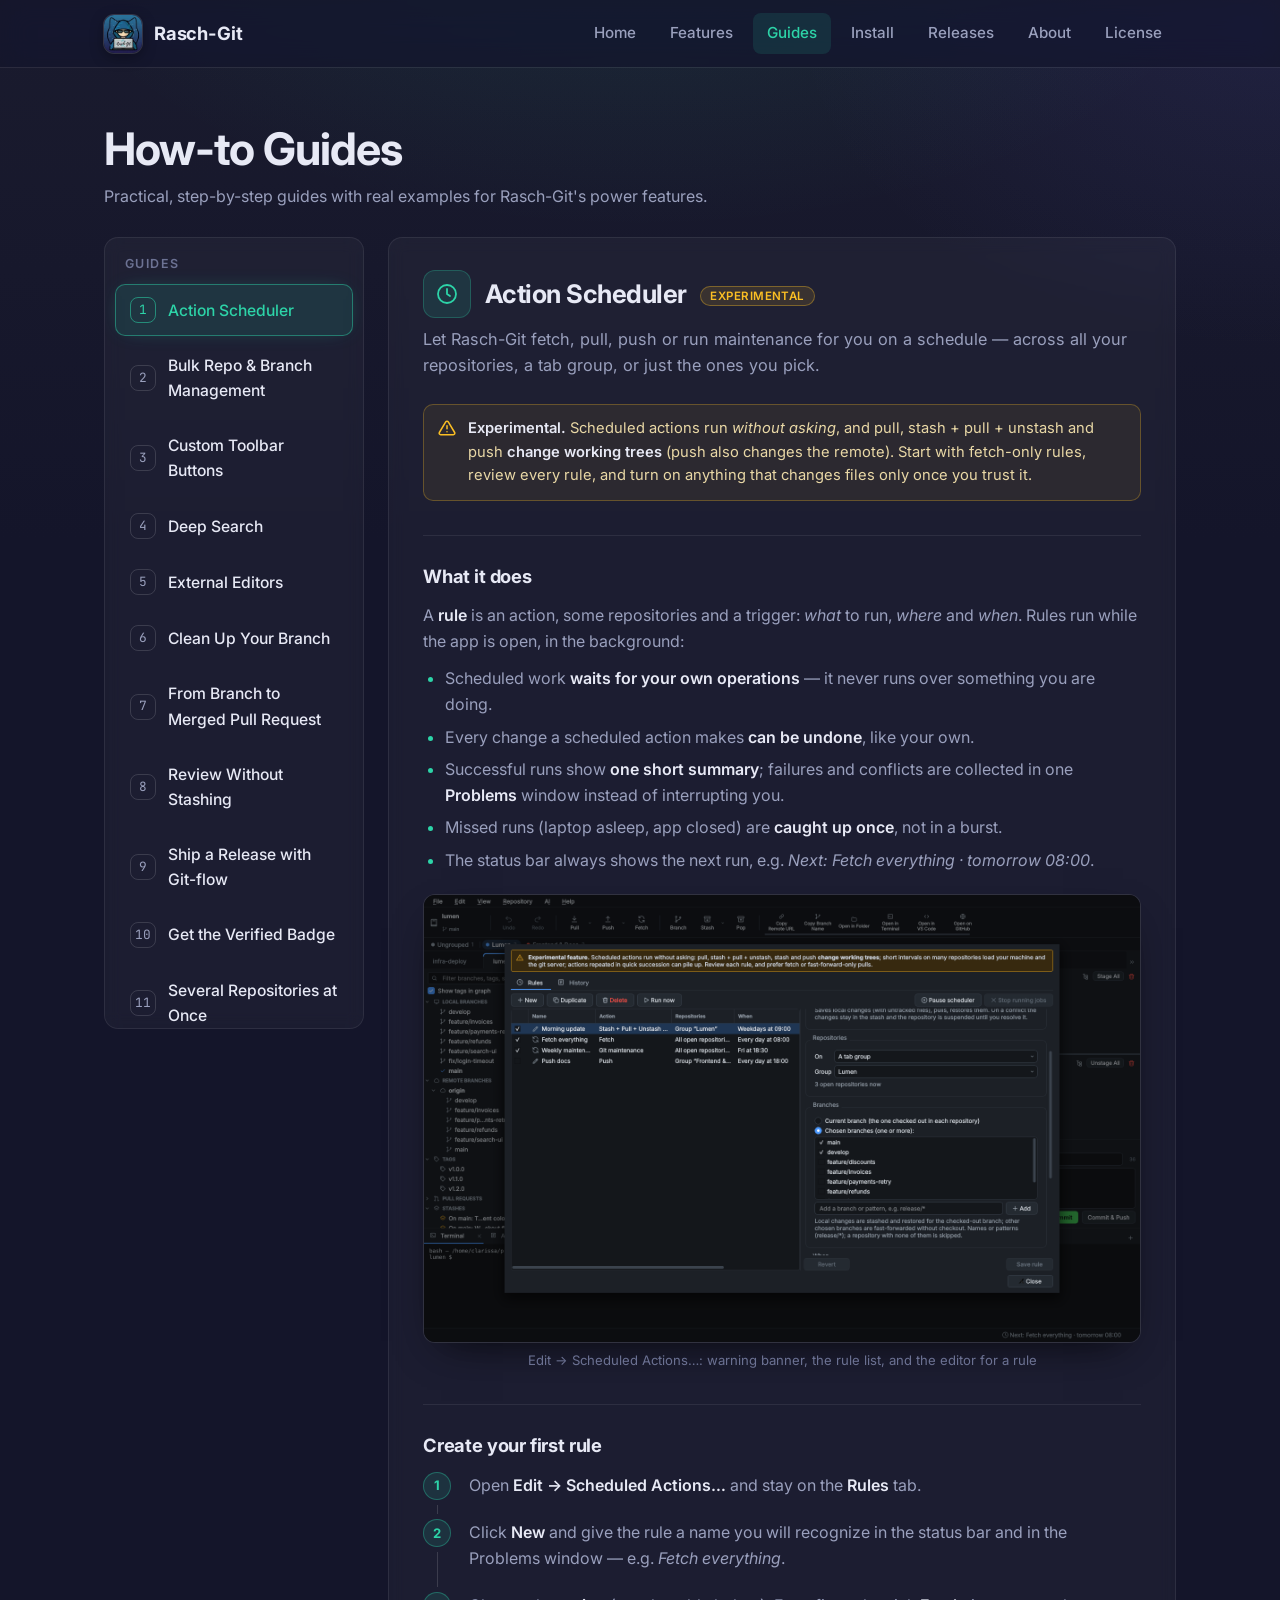
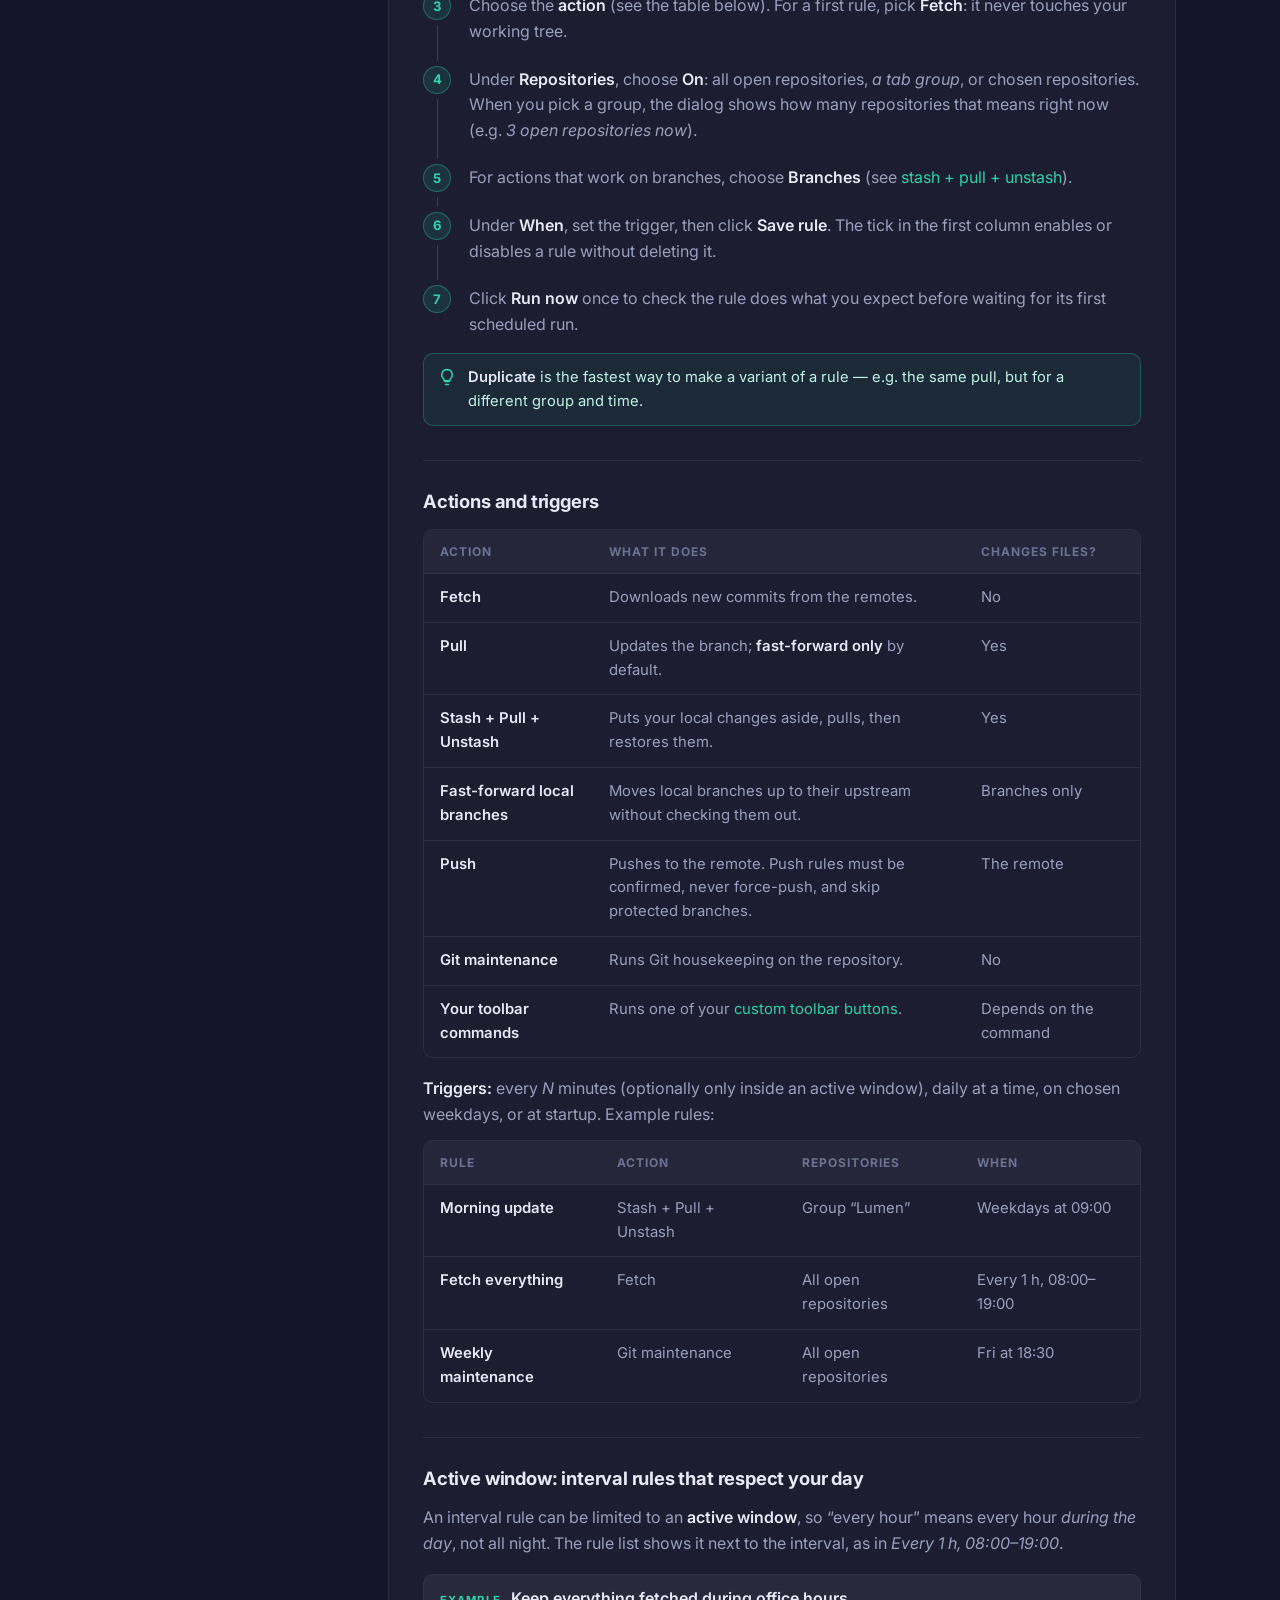
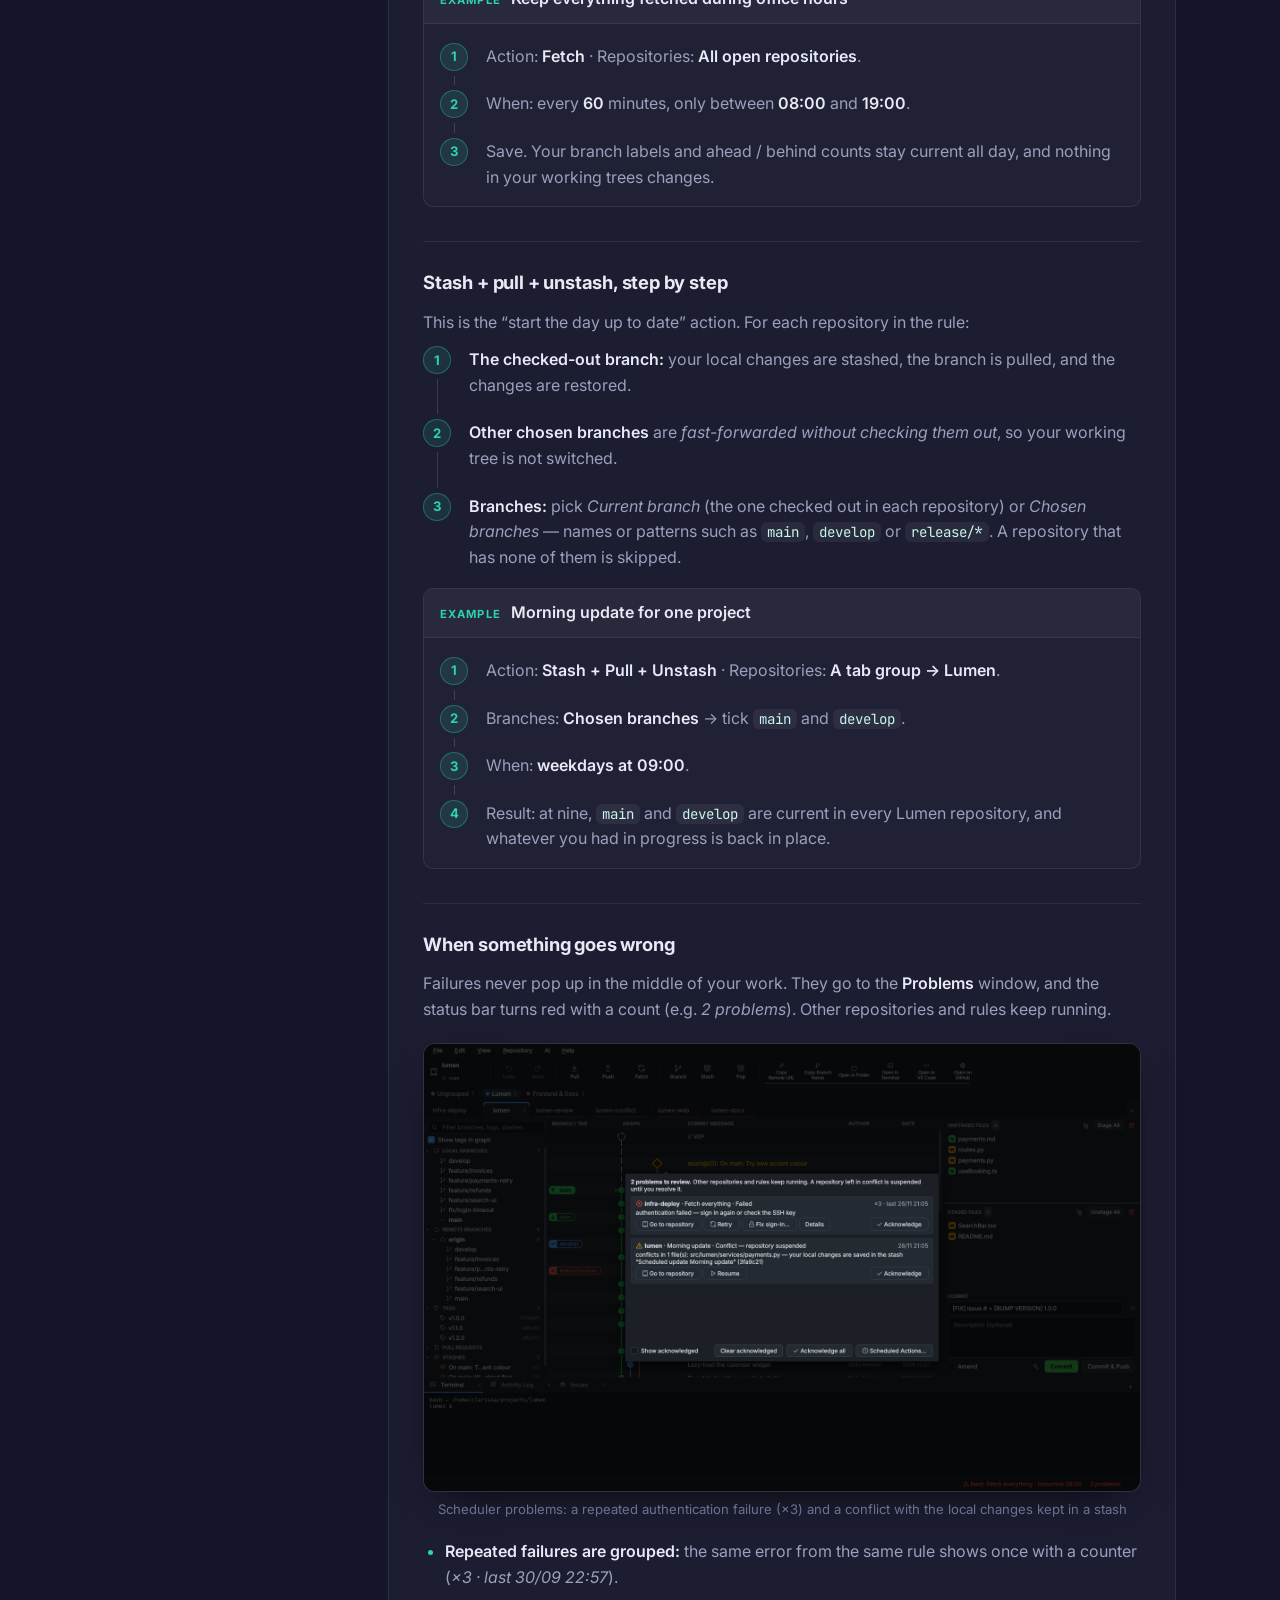
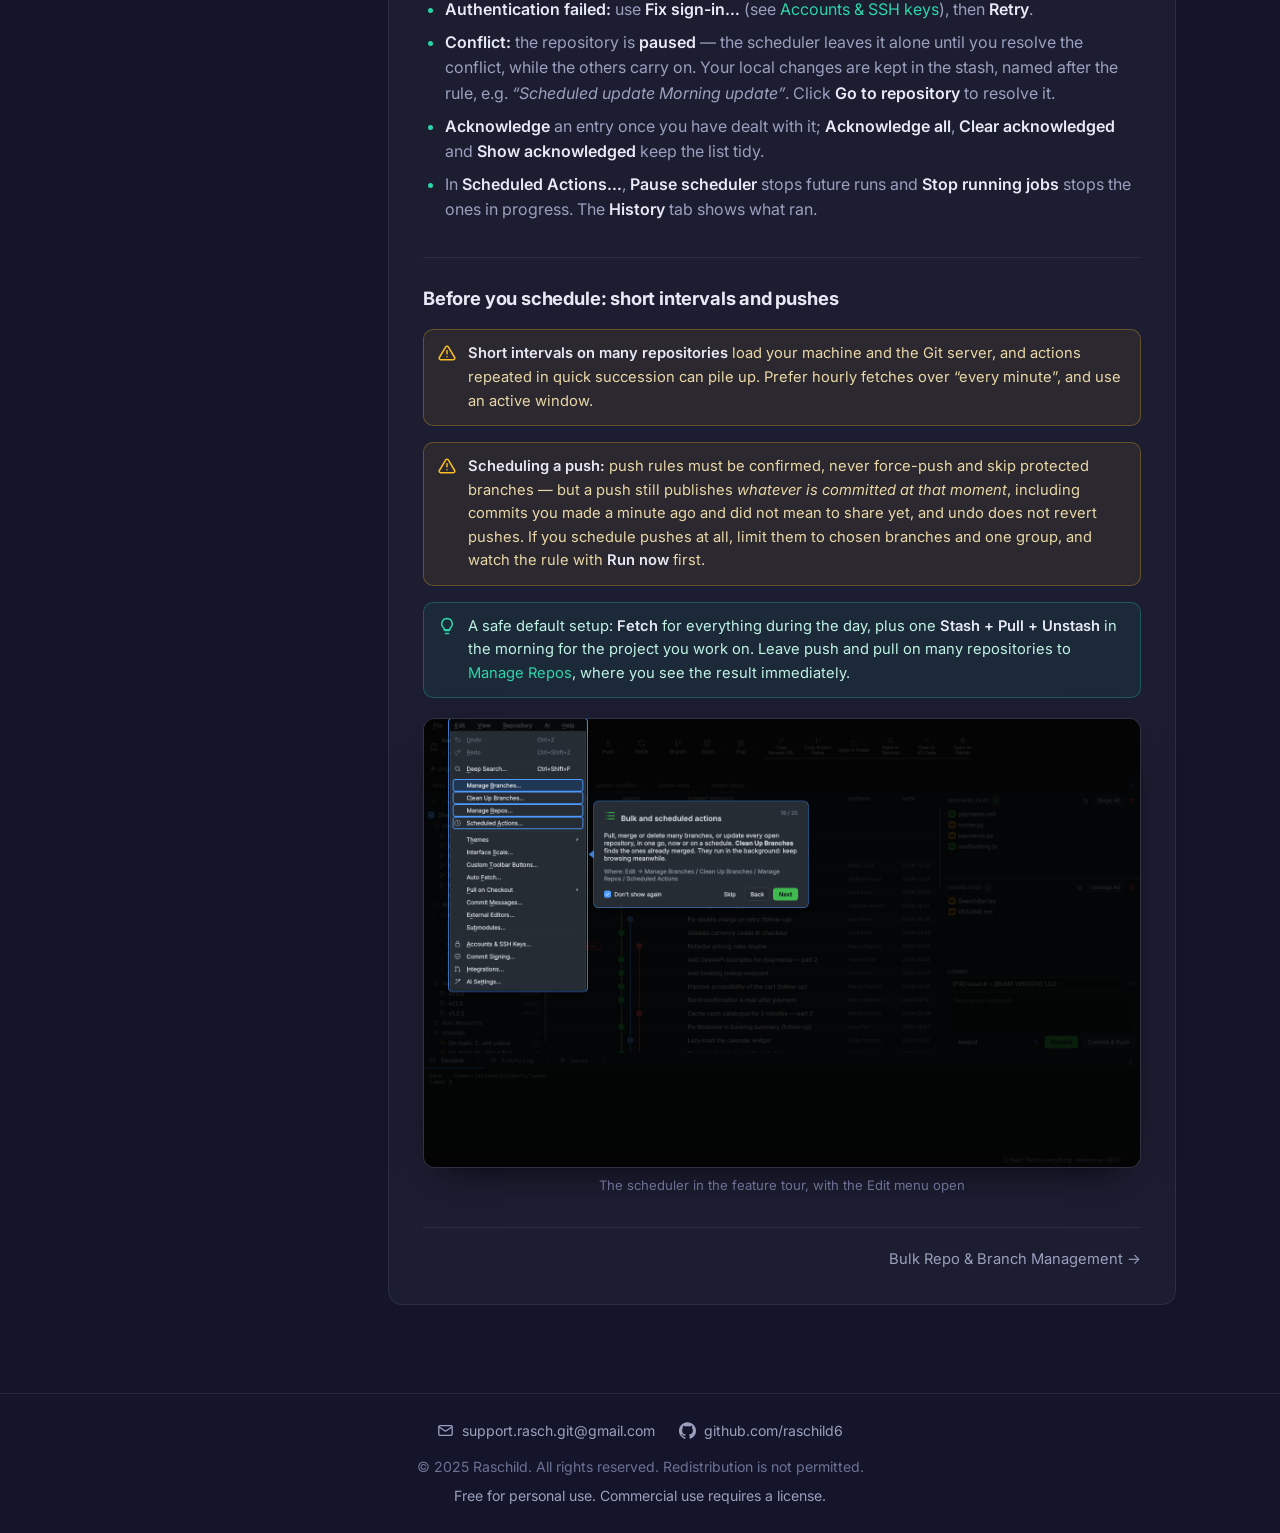
<file: guides.html>
<!DOCTYPE html>
<html lang="en">
<head>
  <meta charset="utf-8">
  <meta name="viewport" content="width=device-width, initial-scale=1, viewport-fit=cover">
  <title>How-to Guides — Rasch-Git</title>
  <meta name="description" content="Practical, example-driven guides for Rasch-Git: Action Scheduler, bulk management, toolbar buttons, Deep Search, external editors, interactive rebase, pull requests, worktrees, git-flow, signed commits, split view and bisect.">
  <meta name="theme-color" content="#1a1b2e">
  <meta property="og:title" content="How-to Guides — Rasch-Git">
  <meta property="og:description" content="Practical, example-driven guides for Rasch-Git: Action Scheduler, bulk management, toolbar buttons, Deep Search, external editors, interactive rebase, pull requests, worktrees, git-flow, signed commits, split view and bisect.">
  <meta property="og:type" content="website">
  <meta property="og:image" content="https://raschild6.github.io/rasch-git-page/assets/img/logo-512.png">
  <link rel="icon" href="favicon.ico" sizes="any">
  <link rel="icon" type="image/png" sizes="32x32" href="assets/img/favicon-32.png">
  <link rel="icon" type="image/png" sizes="16x16" href="assets/img/favicon-16.png">
  <link rel="apple-touch-icon" href="assets/img/apple-touch-icon.png">
  <link rel="preconnect" href="https://fonts.googleapis.com">
  <link rel="preconnect" href="https://fonts.gstatic.com" crossorigin>
  <link rel="stylesheet" href="https://fonts.googleapis.com/css2?family=Inter:wght@400;500;600;700;800&family=JetBrains+Mono:wght@500;600&display=swap">
  <link rel="stylesheet" href="assets/css/style.css?v=20261023">
</head>
<body>
  <header class="navbar">
    <nav class="container" aria-label="Main">
      <a class="brand" href="index.html">
        <picture>
          <source srcset="assets/img/logo-96.webp" type="image/webp">
          <img src="assets/img/logo-96.png" alt="" width="38" height="38">
        </picture>
        <span>Rasch-Git</span>
      </a>
      <button class="nav-toggle" type="button" aria-label="Toggle navigation" aria-expanded="false" aria-controls="nav-links">
        <svg viewBox="0 0 24 24" fill="none" stroke="currentColor" stroke-width="2" stroke-linecap="round" aria-hidden="true"><path d="M4 7h16M4 12h16M4 17h16"/></svg>
      </button>
      <ul class="nav-links" id="nav-links">
        <li><a href="index.html">Home</a></li>
        <li><a href="features.html">Features</a></li>
        <li><a href="guides.html" aria-current="page">Guides</a></li>
        <li><a href="install.html">Install</a></li>
        <li><a href="releases.html">Releases</a></li>
        <li><a href="about.html">About</a></li>
        <li><a href="license.html">License</a></li>
      </ul>
    </nav>
  </header>

  <main>
    <div class="container">
      <div class="page-head">
        <h1>How-to Guides</h1>
        <p>Practical, step-by-step guides with real examples for Rasch-Git's power features.</p>
      </div>
      <div class="install">
        <nav class="card chapter-nav" aria-label="Guides">
          <h2>Guides</h2>
          <ul>
            <li><a class="chapter-item" href="#scheduler"><span class="num">1</span><span class="label">Action Scheduler</span></a></li>
            <li><a class="chapter-item" href="#bulk"><span class="num">2</span><span class="label">Bulk Repo &amp; Branch Management</span></a></li>
            <li><a class="chapter-item" href="#toolbar"><span class="num">3</span><span class="label">Custom Toolbar Buttons</span></a></li>
            <li><a class="chapter-item" href="#deep-search"><span class="num">4</span><span class="label">Deep Search</span></a></li>
            <li><a class="chapter-item" href="#external-editors"><span class="num">5</span><span class="label">External Editors</span></a></li>
            <li><a class="chapter-item" href="#rebase"><span class="num">6</span><span class="label">Clean Up Your Branch</span></a></li>
            <li><a class="chapter-item" href="#pull-requests"><span class="num">7</span><span class="label">From Branch to Merged Pull Request</span></a></li>
            <li><a class="chapter-item" href="#worktrees"><span class="num">8</span><span class="label">Review Without Stashing</span></a></li>
            <li><a class="chapter-item" href="#git-flow"><span class="num">9</span><span class="label">Ship a Release with Git-flow</span></a></li>
            <li><a class="chapter-item" href="#signing"><span class="num">10</span><span class="label">Get the Verified Badge</span></a></li>
            <li><a class="chapter-item" href="#several-repos"><span class="num">11</span><span class="label">Several Repositories at Once</span></a></li>
            <li><a class="chapter-item" href="#version-source"><span class="num">12</span><span class="label">The Right Version in Every Commit</span></a></li>
            <li><a class="chapter-item" href="#commit-template"><span class="num">13</span><span class="label">Commit Message Templates</span></a></li>
            <li><a class="chapter-item" href="#import-workspace"><span class="num">14</span><span class="label">Switching from Another Git Client</span></a></li>
            <li><a class="chapter-item" href="#ai-assistant"><span class="num">15</span><span class="label">Getting Started with the AI Assistant</span></a></li>
            <li><a class="chapter-item" href="#bisect"><span class="num">16</span><span class="label">Find the Commit That Broke Something</span></a></li>
            <li><a class="chapter-item" href="#optimize"><span class="num">17</span><span class="label">Speed Up a Slow Repository</span></a></li>
          </ul>
        </nav>
        <section class="card chapter-content" id="chapter-content">
          <article class="chapter guide" id="scheduler" aria-labelledby="scheduler-title">
            <div class="chapter-head">
              <span class="feature-icon"><svg viewBox="0 0 24 24" fill="none" stroke="currentColor" stroke-width="1.8" stroke-linecap="round" stroke-linejoin="round" aria-hidden="true"><circle cx="12" cy="12" r="9"/><path d="M12 7v5l3 2"/></svg></span>
              <h2 id="scheduler-title">Action Scheduler <span class="badge badge-exp">Experimental</span></h2>
            </div>
<p class="intro">Let Rasch-Git fetch, pull, push or run maintenance for you on a schedule — across all your repositories, a tab group, or just the ones you pick.</p>
<div class="callout"><svg viewBox="0 0 24 24" fill="none" stroke="currentColor" stroke-width="2" stroke-linecap="round" stroke-linejoin="round" aria-hidden="true"><path d="M10.3 3.9 1.8 18a2 2 0 0 0 1.7 3h17a2 2 0 0 0 1.7-3L13.7 3.9a2 2 0 0 0-3.4 0z"/><path d="M12 9v4"/><path d="M12 17h.01"/></svg><div><strong>Experimental.</strong> Scheduled actions run <em>without asking</em>, and pull, stash + pull + unstash and push <strong>change working trees</strong> (push also changes the remote). Start with fetch-only rules, review every rule, and turn on anything that changes files only once you trust it.</div></div>

<h3 class="guide-h" id="scheduler-what">What it does</h3>
<p>A <strong>rule</strong> is an action, some repositories and a trigger: <em>what</em> to run, <em>where</em> and <em>when</em>. Rules run while the app is open, in the background:</p>
<ul class="guide-list">
 <li>Scheduled work <strong>waits for your own operations</strong> — it never runs over something you are doing.</li>
 <li>Every change a scheduled action makes <strong>can be undone</strong>, like your own.</li>
 <li>Successful runs show <strong>one short summary</strong>; failures and conflicts are collected in one <strong>Problems</strong> window instead of interrupting you.</li>
 <li>Missed runs (laptop asleep, app closed) are <strong>caught up once</strong>, not in a burst.</li>
 <li>The status bar always shows the next run, e.g. <em>Next: Fetch everything · tomorrow 08:00</em>.</li>
</ul>
<figure class="shot"><a href="assets/screenshots/scheduled-actions.png" target="_blank" rel="noopener" aria-label="Open full-size screenshot: Edit → Scheduled Actions…: warning banner, the rule list, and the editor for a rule"><img src="assets/screenshots/scheduled-actions.png" alt="Edit → Scheduled Actions…: warning banner, the rule list, and the editor for a rule" width="1600" height="1000" loading="lazy" decoding="async"></a><figcaption>Edit → Scheduled Actions…: warning banner, the rule list, and the editor for a rule</figcaption></figure>

<h3 class="guide-h" id="scheduler-rule">Create your first rule</h3>
<ol class="steps"><li>Open <strong>Edit → Scheduled Actions…</strong> and stay on the <strong>Rules</strong> tab.</li><li>Click <strong>New</strong> and give the rule a name you will recognize in the status bar and in the Problems window — e.g. <em>Fetch everything</em>.</li><li>Choose the <strong>action</strong> (see the table below). For a first rule, pick <strong>Fetch</strong>: it never touches your working tree.</li><li>Under <strong>Repositories</strong>, choose <strong>On</strong>: all open repositories, <em>a tab group</em>, or chosen repositories. When you pick a group, the dialog shows how many repositories that means right now (e.g. <em>3 open repositories now</em>).</li><li>For actions that work on branches, choose <strong>Branches</strong> (see <a href="#scheduler-stash-pull">stash + pull + unstash</a>).</li><li>Under <strong>When</strong>, set the trigger, then click <strong>Save rule</strong>. The tick in the first column enables or disables a rule without deleting it.</li><li>Click <strong>Run now</strong> once to check the rule does what you expect before waiting for its first scheduled run.</li></ol>
<div class="callout callout-tip"><svg viewBox="0 0 24 24" fill="none" stroke="currentColor" stroke-width="2" stroke-linecap="round" stroke-linejoin="round" aria-hidden="true"><path d="M9 18h6M10 22h4"/><path d="M12 2a7 7 0 0 0-4 12.7V17h8v-2.3A7 7 0 0 0 12 2z"/></svg><div><strong>Duplicate</strong> is the fastest way to make a variant of a rule — e.g. the same pull, but for a different group and time.</div></div>

<h3 class="guide-h" id="scheduler-actions">Actions and triggers</h3>
<div class="table-wrap"><table class="guide-table"><thead><tr><th scope="col">Action</th><th scope="col">What it does</th><th scope="col">Changes files?</th></tr></thead><tbody><tr><th scope="row">Fetch</th><td data-label="What it does">Downloads new commits from the remotes.</td><td data-label="Changes files?">No</td></tr><tr><th scope="row">Pull</th><td data-label="What it does">Updates the branch; <strong>fast-forward only</strong> by default.</td><td data-label="Changes files?">Yes</td></tr><tr><th scope="row">Stash + Pull + Unstash</th><td data-label="What it does">Puts your local changes aside, pulls, then restores them.</td><td data-label="Changes files?">Yes</td></tr><tr><th scope="row">Fast-forward local branches</th><td data-label="What it does">Moves local branches up to their upstream without checking them out.</td><td data-label="Changes files?">Branches only</td></tr><tr><th scope="row">Push</th><td data-label="What it does">Pushes to the remote. Push rules must be confirmed, never force-push, and skip protected branches.</td><td data-label="Changes files?">The remote</td></tr><tr><th scope="row">Git maintenance</th><td data-label="What it does">Runs Git housekeeping on the repository.</td><td data-label="Changes files?">No</td></tr><tr><th scope="row">Your toolbar commands</th><td data-label="What it does">Runs one of your <a href="#toolbar">custom toolbar buttons</a>.</td><td data-label="Changes files?">Depends on the command</td></tr></tbody></table></div>
<p><strong>Triggers:</strong> every <em>N</em> minutes (optionally only inside an active window), daily at a time, on chosen weekdays, or at startup. Example rules:</p>
<div class="table-wrap"><table class="guide-table"><thead><tr><th scope="col">Rule</th><th scope="col">Action</th><th scope="col">Repositories</th><th scope="col">When</th></tr></thead><tbody><tr><th scope="row">Morning update</th><td data-label="Action">Stash + Pull + Unstash</td><td data-label="Repositories">Group “Lumen”</td><td data-label="When">Weekdays at 09:00</td></tr><tr><th scope="row">Fetch everything</th><td data-label="Action">Fetch</td><td data-label="Repositories">All open repositories</td><td data-label="When">Every 1 h, 08:00–19:00</td></tr><tr><th scope="row">Weekly maintenance</th><td data-label="Action">Git maintenance</td><td data-label="Repositories">All open repositories</td><td data-label="When">Fri at 18:30</td></tr></tbody></table></div>

<h3 class="guide-h" id="scheduler-window">Active window: interval rules that respect your day</h3>
<p>An interval rule can be limited to an <strong>active window</strong>, so “every hour” means every hour <em>during the day</em>, not all night. The rule list shows it next to the interval, as in <em>Every 1 h, 08:00–19:00</em>.</p>
<div class="example"><div class="example-head"><span>Example</span>Keep everything fetched during office hours</div><div class="example-body"><ol class="steps"><li>Action: <strong>Fetch</strong> · Repositories: <strong>All open repositories</strong>.</li><li>When: every <strong>60</strong> minutes, only between <strong>08:00</strong> and <strong>19:00</strong>.</li><li>Save. Your branch labels and ahead / behind counts stay current all day, and nothing in your working trees changes.</li></ol></div></div>

<h3 class="guide-h" id="scheduler-stash-pull">Stash + pull + unstash, step by step</h3>
<p>This is the “start the day up to date” action. For each repository in the rule:</p>
<ol class="steps"><li><strong>The checked-out branch:</strong> your local changes are stashed, the branch is pulled, and the changes are restored.</li><li><strong>Other chosen branches</strong> are <em>fast-forwarded without checking them out</em>, so your working tree is not switched.</li><li><strong>Branches:</strong> pick <em>Current branch</em> (the one checked out in each repository) or <em>Chosen branches</em> — names or patterns such as <code>main</code>, <code>develop</code> or <code>release/*</code>. A repository that has none of them is skipped.</li></ol>
<div class="example"><div class="example-head"><span>Example</span>Morning update for one project</div><div class="example-body"><ol class="steps"><li>Action: <strong>Stash + Pull + Unstash</strong> · Repositories: <strong>A tab group → Lumen</strong>.</li><li>Branches: <strong>Chosen branches</strong> → tick <code>main</code> and <code>develop</code>.</li><li>When: <strong>weekdays at 09:00</strong>.</li><li>Result: at nine, <code>main</code> and <code>develop</code> are current in every Lumen repository, and whatever you had in progress is back in place.</li></ol></div></div>

<h3 class="guide-h" id="scheduler-errors">When something goes wrong</h3>
<p>Failures never pop up in the middle of your work. They go to the <strong>Problems</strong> window, and the status bar turns red with a count (e.g. <em>2 problems</em>). Other repositories and rules keep running.</p>
<figure class="shot"><a href="assets/screenshots/scheduler-problems.png" target="_blank" rel="noopener" aria-label="Open full-size screenshot: Scheduler problems: a repeated authentication failure (×3) and a conflict with the local changes kept in a stash"><img src="assets/screenshots/scheduler-problems.png" alt="Scheduler problems: a repeated authentication failure (×3) and a conflict with the local changes kept in a stash" width="1600" height="1000" loading="lazy" decoding="async"></a><figcaption>Scheduler problems: a repeated authentication failure (×3) and a conflict with the local changes kept in a stash</figcaption></figure>
<ul class="guide-list">
 <li><strong>Repeated failures are grouped:</strong> the same error from the same rule shows once with a counter (<em>×3 · last 30/09 22:57</em>).</li>
 <li><strong>Authentication failed:</strong> use <strong>Fix sign-in…</strong> (see <a href="features.html#accounts-ssh-keys">Accounts &amp; SSH keys</a>), then <strong>Retry</strong>.</li>
 <li><strong>Conflict:</strong> the repository is <strong>paused</strong> — the scheduler leaves it alone until you resolve the conflict, while the others carry on. Your local changes are kept in the stash, named after the rule, e.g. <em>“Scheduled update Morning update”</em>. Click <strong>Go to repository</strong> to resolve it.</li>
 <li><strong>Acknowledge</strong> an entry once you have dealt with it; <strong>Acknowledge all</strong>, <strong>Clear acknowledged</strong> and <strong>Show acknowledged</strong> keep the list tidy.</li>
 <li>In <strong>Scheduled Actions…</strong>, <strong>Pause scheduler</strong> stops future runs and <strong>Stop running jobs</strong> stops the ones in progress. The <strong>History</strong> tab shows what ran.</li>
</ul>

<h3 class="guide-h" id="scheduler-warnings">Before you schedule: short intervals and pushes</h3>
<div class="callout"><svg viewBox="0 0 24 24" fill="none" stroke="currentColor" stroke-width="2" stroke-linecap="round" stroke-linejoin="round" aria-hidden="true"><path d="M10.3 3.9 1.8 18a2 2 0 0 0 1.7 3h17a2 2 0 0 0 1.7-3L13.7 3.9a2 2 0 0 0-3.4 0z"/><path d="M12 9v4"/><path d="M12 17h.01"/></svg><div><strong>Short intervals on many repositories</strong> load your machine and the Git server, and actions repeated in quick succession can pile up. Prefer hourly fetches over “every minute”, and use an active window.</div></div>
<div class="callout"><svg viewBox="0 0 24 24" fill="none" stroke="currentColor" stroke-width="2" stroke-linecap="round" stroke-linejoin="round" aria-hidden="true"><path d="M10.3 3.9 1.8 18a2 2 0 0 0 1.7 3h17a2 2 0 0 0 1.7-3L13.7 3.9a2 2 0 0 0-3.4 0z"/><path d="M12 9v4"/><path d="M12 17h.01"/></svg><div><strong>Scheduling a push:</strong> push rules must be confirmed, never force-push and skip protected branches — but a push still publishes <em>whatever is committed at that moment</em>, including commits you made a minute ago and did not mean to share yet, and undo does not revert pushes. If you schedule pushes at all, limit them to chosen branches and one group, and watch the rule with <strong>Run now</strong> first.</div></div>
<div class="callout callout-tip"><svg viewBox="0 0 24 24" fill="none" stroke="currentColor" stroke-width="2" stroke-linecap="round" stroke-linejoin="round" aria-hidden="true"><path d="M9 18h6M10 22h4"/><path d="M12 2a7 7 0 0 0-4 12.7V17h8v-2.3A7 7 0 0 0 12 2z"/></svg><div>A safe default setup: <strong>Fetch</strong> for everything during the day, plus one <strong>Stash + Pull + Unstash</strong> in the morning for the project you work on. Leave push and pull on many repositories to <a href="#bulk">Manage Repos</a>, where you see the result immediately.</div></div>
<figure class="shot"><a href="assets/screenshots/feature-tour-scheduler.png" target="_blank" rel="noopener" aria-label="Open full-size screenshot: The scheduler in the feature tour, with the Edit menu open"><img src="assets/screenshots/feature-tour-scheduler.png" alt="The scheduler in the feature tour, with the Edit menu open" width="1600" height="1000" loading="lazy" decoding="async"></a><figcaption>The scheduler in the feature tour, with the Edit menu open</figcaption></figure>
            <div class="chapter-footer"><span></span><a href="#bulk">Bulk Repo &amp; Branch Management &rarr;</a></div>
          </article>
          <article class="chapter guide" id="bulk" aria-labelledby="bulk-title">
            <div class="chapter-head">
              <span class="feature-icon"><svg viewBox="0 0 24 24" fill="none" stroke="currentColor" stroke-width="1.8" stroke-linecap="round" stroke-linejoin="round" aria-hidden="true"><circle cx="6" cy="5" r="2"/><circle cx="6" cy="19" r="2"/><circle cx="18" cy="8" r="2"/><path d="M6 7v10"/><path d="M18 10c0 4-6 3-10.6 7.3"/><path d="m14 17 2 2 4-4"/></svg></span>
              <h2 id="bulk-title">Bulk Repo &amp; Branch Management</h2>
            </div>
<p class="intro">Clean up dozens of branches or update every open repository in one action — with a report of what happened to each one.</p>

<h3 class="guide-h" id="bulk-branches">Manage Branches: many branches of one repository</h3>
<p>Open <strong>Edit → Manage Branches…</strong>. You get every branch of the current repository, with whether it exists <em>locally</em>, on the <em>remote</em>, and its <em>upstream</em>. The current branch is marked with ★.</p>
<figure class="shot"><a href="assets/screenshots/manage-branches.png" target="_blank" rel="noopener" aria-label="Open full-size screenshot: Manage Branches: branches with local / remote / upstream, and the Delete local action"><img src="assets/screenshots/manage-branches.png" alt="Manage Branches: branches with local / remote / upstream, and the Delete local action" width="1600" height="1000" loading="lazy" decoding="async"></a><figcaption>Manage Branches: branches with local / remote / upstream, and the Delete local action</figcaption></figure>
<ol class="steps"><li>Type in <strong>Filter branches…</strong> to narrow the list — e.g. <code>feature/</code>.</li><li>Tick the branches (or <strong>Select all</strong>).</li><li>Pick an <strong>Action</strong>: delete (locally, on the remote, or both), pull, push, or merge.</li><li>Click <strong>Run</strong>. When it finishes you get a summary report.</li></ol>
<p>From the graph: select several commits (<strong>Ctrl+click</strong> or <strong>Shift+click</strong>), right-click one → <strong>Branches on These Commits</strong> to pull, push, merge or delete the branches labelled on them, with the same report. Or select the branches themselves in the sidebar (<strong>Ctrl+click</strong> / <strong>Shift+click</strong>, also under a remote) and right-click the selection; tags work the same way (push or delete several at once).</p>
<div class="example"><div class="example-head"><span>Example</span>Delete merged feature branches — safely</div><div class="example-body"><ol class="steps"><li>Filter: <code>feature/</code> → <strong>Select all</strong>.</li><li>Action: <strong>Delete local</strong>. Leave <strong>Force delete (unmerged)</strong> <em>unchecked</em>.</li><li><strong>Run.</strong> Merged branches are deleted; branches with unmerged work are <em>refused</em>, not lost: one question lists them and offers <strong>Force Delete</strong> (Cancel keeps them). The current branch is never deleted.</li></ol><div class="callout callout-tip"><svg viewBox="0 0 24 24" fill="none" stroke="currentColor" stroke-width="2" stroke-linecap="round" stroke-linejoin="round" aria-hidden="true"><path d="M9 18h6M10 22h4"/><path d="M12 2a7 7 0 0 0-4 12.7V17h8v-2.3A7 7 0 0 0 12 2z"/></svg><div>Changed your mind? Bulk branch actions can be undone with <strong>Edit → Undo</strong> (see <a href="features.html#undo-redo">Undo / Redo</a>).</div></div></div></div>
<div class="example"><div class="example-head"><span>Example</span>Bring every local branch up to date</div><div class="example-body"><ol class="steps"><li><strong>Select all</strong> → Action: <strong>Pull</strong> → <strong>Run</strong>.</li><li>Branches that can fast-forward are updated without being checked out; the rest are reported.</li></ol></div></div>

<h3 class="guide-h" id="bulk-background">Keep working while it runs</h3>
<p>Manage Branches and Manage Repos don't block the app. After <strong>Run</strong> you can close or minimise the window: the action goes on, and the status bar (bottom right) shows it with a small progress bar.</p>
<figure class="shot"><a href="assets/screenshots/background-operations.png" target="_blank" rel="noopener" aria-label="Open full-size screenshot: A bulk delete running in the background: read-only banner and the status-bar panel"><img src="assets/screenshots/background-operations.png" alt="A bulk delete running in the background: read-only banner and the status-bar panel" width="1600" height="1000" loading="lazy" decoding="async"></a><figcaption>A bulk delete running in the background: read-only banner and the status-bar panel</figcaption></figure>
<ol class="steps"><li>Click the status-bar entry to see every running action: <strong>Show</strong> brings its window back, <strong>Cancel</strong> stops it.</li><li>The repository being changed is <em>read-only</em> until the action ends: the graph, diffs, Blame, File History and search work as usual; commit, checkout, pull, push and the other changes wait (a banner says so). Your other repositories are not affected.</li><li>When it finishes, the status bar shows the result; <strong>View Report</strong> opens the summary.</li></ol>

<h3 class="guide-h" id="bulk-report">Reading the summary report</h3>
<figure class="shot"><a href="assets/screenshots/bulk-summary-report.png" target="_blank" rel="noopener" aria-label="Open full-size screenshot: Summary report: 3 ok · 1 conflict · 1 skipped"><img src="assets/screenshots/bulk-summary-report.png" alt="Summary report: 3 ok · 1 conflict · 1 skipped" width="1600" height="1000" loading="lazy" decoding="async"></a><figcaption>Summary report: 3 ok · 1 conflict · 1 skipped</figcaption></figure>
<div class="table-wrap"><table class="guide-table"><thead><tr><th scope="col">Result</th><th scope="col">Meaning</th><th scope="col">What to do</th></tr></thead><tbody><tr><th scope="row"><span class="res-ok">✓ OK</span></th><td data-label="Meaning">Done — e.g. “Fast-forwarded 2 commits” or “Already up to date”.</td><td data-label="What to do">Nothing.</td></tr><tr><th scope="row"><span class="res-warn">⚠ Conflict</span></th><td data-label="Meaning">e.g. “not a fast-forward — requires manual resolution”: the branch and its upstream have diverged.</td><td data-label="What to do">Check the branch out and pull or rebase it yourself.</td></tr><tr><th scope="row"><span class="res-skip">– Skipped</span></th><td data-label="Meaning">e.g. “No upstream branch”: there was nothing to do.</td><td data-label="What to do">Set an upstream if you expected it to be updated.</td></tr></tbody></table></div>
<p>The work continues past individual failures, so one bad branch never stops the batch. <strong>Copy report</strong> puts the whole table on the clipboard — handy for a stand-up note or a ticket.</p>

<h3 class="guide-h" id="bulk-repos">Manage Repos: one action across all open repositories</h3>
<p>Open <strong>Edit → Manage Repos…</strong>. It lists every open repository with its path and current branch. Tick the ones you want (or <strong>Select all</strong>), pick an action — <strong>fetch, pull, checkout, create branch, push</strong> or <strong>delete branch</strong> — and <strong>Run</strong>. Each repository is read-only only until its own part is done; a repository already busy with another action is shown as <em>Busy</em>.</p>
<figure class="shot"><a href="assets/screenshots/manage-repos.png" target="_blank" rel="noopener" aria-label="Open full-size screenshot: Manage Repos: open repositories, the action, and its options"><img src="assets/screenshots/manage-repos.png" alt="Manage Repos: open repositories, the action, and its options" width="1600" height="1000" loading="lazy" decoding="async"></a><figcaption>Manage Repos: open repositories, the action, and its options</figcaption></figure>
<div class="example"><div class="example-head"><span>Example</span>Start a release branch in every service</div><div class="example-body"><ol class="steps"><li><strong>Select all</strong> → Action: <strong>Create branch</strong>.</li><li>Branch: <code>release/1.4.0</code> · keep <strong>Checkout after create</strong> ticked.</li><li><strong>Run</strong>, then run <strong>Push</strong> on the same selection to publish the branch.</li></ol></div></div>
<div class="example"><div class="example-head"><span>Example</span>Remove a finished branch everywhere, remote included</div><div class="example-body"><ol class="steps"><li><strong>Select all</strong> → Action: <strong>Delete branch</strong> · Branch: <code>feature/search-ui</code>.</li><li>Tick <strong>Also delete on remote</strong>. Leave <strong>Force (unmerged)</strong> unchecked so unmerged copies are refused.</li><li><strong>Run</strong> and read the summary report for any repository where the branch could not be deleted.</li></ol></div></div>
<div class="callout callout-tip"><svg viewBox="0 0 24 24" fill="none" stroke="currentColor" stroke-width="2" stroke-linecap="round" stroke-linejoin="round" aria-hidden="true"><path d="M9 18h6M10 22h4"/><path d="M12 2a7 7 0 0 0-4 12.7V17h8v-2.3A7 7 0 0 0 12 2z"/></svg><div>Organize related repositories into a <a href="features.html#tab-groups">tab group</a> first; it makes it easy to see which repositories a bulk action is about to touch.</div></div>
            <div class="chapter-footer"><a href="#scheduler">&larr; Action Scheduler</a><a href="#toolbar">Custom Toolbar Buttons &rarr;</a></div>
          </article>
          <article class="chapter guide" id="toolbar" aria-labelledby="toolbar-title">
            <div class="chapter-head">
              <span class="feature-icon"><svg viewBox="0 0 24 24" fill="none" stroke="currentColor" stroke-width="1.8" stroke-linecap="round" stroke-linejoin="round" aria-hidden="true"><rect x="2.5" y="5" width="19" height="7" rx="2"/><path d="M7 8.5h.01M11 8.5h.01M15 8.5h.01"/><path d="M12 15v6M9 18h6"/></svg></span>
              <h2 id="toolbar-title">Custom Toolbar Buttons</h2>
            </div>
<p class="intro">Turn the commands you type every day into one-click toolbar buttons that know which repository, branch and remote you are on.</p>

<h3 class="guide-h" id="toolbar-defaults">Start from the six default buttons</h3>
<p>Rasch-Git comes with six ready-made buttons, each with the right command for macOS, Windows and Linux. If you don’t see them, open <strong>Edit → Custom Toolbar Buttons…</strong> and click <strong>Add default buttons</strong>.</p>
<div class="table-wrap"><table class="guide-table"><thead><tr><th scope="col">Button</th><th scope="col">What it does</th></tr></thead><tbody><tr><th scope="row">Copy Remote URL</th><td data-label="What it does">Copies the repository’s remote URL to the clipboard.</td></tr><tr><th scope="row">Copy Branch Name</th><td data-label="What it does">Copies the current branch name to the clipboard.</td></tr><tr><th scope="row">Open in Folder</th><td data-label="What it does">Opens the repository folder in Explorer, Finder or your file manager.</td></tr><tr><th scope="row">Open in Terminal</th><td data-label="What it does">Opens a system terminal in the repository folder.</td></tr><tr><th scope="row">Open in VS Code</th><td data-label="What it does">Opens the repository in Visual Studio Code.</td></tr><tr><th scope="row">Open on GitHub</th><td data-label="What it does">Opens the repository’s page on GitHub in your browser.</td></tr></tbody></table></div>
<figure class="shot"><a href="assets/screenshots/custom-toolbar-buttons.png" target="_blank" rel="noopener" aria-label="Open full-size screenshot: The button editor with the six default buttons; Copy Remote URL is a shell command"><img src="assets/screenshots/custom-toolbar-buttons.png" alt="The button editor with the six default buttons; Copy Remote URL is a shell command" width="1600" height="1000" loading="lazy" decoding="async"></a><figcaption>The button editor with the six default buttons; Copy Remote URL is a shell command</figcaption></figure>
<p>The default buttons are <strong>shell commands</strong> (on Linux the two copy buttons and Open in Terminal use the app’s own actions instead, so they work without extra tools), so they are also the best example of how to write your own. Select one to see its command — Copy Remote URL on macOS, for instance, is:</p>
<div class="cmd"><code>printf %s &quot;{remote_url}&quot; | pbcopy</code><button class="copy-btn" type="button" data-copy="printf %s &quot;{remote_url}&quot; | pbcopy">Copy</button></div>
<div class="callout callout-tip"><svg viewBox="0 0 24 24" fill="none" stroke="currentColor" stroke-width="2" stroke-linecap="round" stroke-linejoin="round" aria-hidden="true"><path d="M9 18h6M10 22h4"/><path d="M12 2a7 7 0 0 0-4 12.7V17h8v-2.3A7 7 0 0 0 12 2z"/></svg><div>Each button can show its icon with your label, or only the icon — give each button an icon you can recognize. When there are more buttons than fit, the toolbar scrolls sideways.</div></div>

<h3 class="guide-h" id="toolbar-basics">Create or edit a button</h3>
<ol class="steps"><li>Open <strong>Edit → Custom Toolbar Buttons…</strong>.</li><li>Click <strong>Add</strong> — or select a default button and click <strong>Duplicate</strong> to start from a working command.</li><li>Fill in the <strong>Label</strong> (the text under the icon) and pick an <strong>Icon</strong>.</li><li>Choose the <strong>Action</strong>: a Git action, an app action, a URL or text template, or a <strong>shell command</strong>. Shell commands run in the repository folder, e.g. <code>make test</code>.</li><li>Use <strong>▲ / ▼</strong> to order the buttons, then <strong>OK</strong>. Untick <strong>Show the built-in Pull / Push / Stash buttons</strong> if you want only your own.</li></ol>
<p><strong>Placeholders</strong> are filled in from the active repository when you click the button:</p>
<div class="table-wrap"><table class="guide-table"><thead><tr><th scope="col">Placeholder</th><th scope="col">Becomes</th></tr></thead><tbody><tr><th scope="row"><code>{repo_path}</code></th><td data-label="Becomes">The repository folder</td></tr><tr><th scope="row"><code>{repo_name}</code></th><td data-label="Becomes">The repository name — the last part of its folder path</td></tr><tr><th scope="row"><code>{branch}</code></th><td data-label="Becomes">The current branch</td></tr><tr><th scope="row"><code>{commit}</code></th><td data-label="Becomes">The current commit hash</td></tr><tr><th scope="row"><code>{short_commit}</code></th><td data-label="Becomes">The short commit hash</td></tr><tr><th scope="row"><code>{remote_url}</code></th><td data-label="Becomes">The remote URL</td></tr><tr><th scope="row"><code>{remote_owner}</code></th><td data-label="Becomes">The owner (user or organization) part of the remote</td></tr><tr><th scope="row"><code>{remote_repo}</code></th><td data-label="Becomes">The repository part of the remote</td></tr></tbody></table></div>
<div class="callout callout-tip"><svg viewBox="0 0 24 24" fill="none" stroke="currentColor" stroke-width="2" stroke-linecap="round" stroke-linejoin="round" aria-hidden="true"><path d="M9 18h6M10 22h4"/><path d="M12 2a7 7 0 0 0-4 12.7V17h8v-2.3A7 7 0 0 0 12 2z"/></svg><div>Placeholder values are <strong>escaped</strong> before the command runs, so a branch with a strange name can’t inject commands.</div></div>

<h3 class="guide-h" id="toolbar-examples">Examples: variations on the defaults</h3>
<div class="example"><div class="example-head"><span>Example</span>Copy a clone command instead of the bare URL</div><div class="example-body"><p>Duplicate <strong>Copy Remote URL</strong> and change the command (macOS shown):</p><div class="cmd"><code>printf %s &quot;git clone {remote_url}&quot; | pbcopy</code><button class="copy-btn" type="button" data-copy="printf %s &quot;git clone {remote_url}&quot; | pbcopy">Copy</button></div><p>Paste it straight into a chat when someone asks “how do I get this repo?”.</p></div></div>
<div class="example"><div class="example-head"><span>Example</span>Copy a branch link for a review request</div><div class="example-body"><p>Duplicate <strong>Copy Branch Name</strong> and turn it into a link to the branch on GitHub (macOS shown):</p><div class="cmd"><code>printf %s &quot;https://github.com/{remote_owner}/{remote_repo}/tree/{branch}&quot; | pbcopy</code><button class="copy-btn" type="button" data-copy="printf %s &quot;https://github.com/{remote_owner}/{remote_repo}/tree/{branch}&quot; | pbcopy">Copy</button></div></div></div>
<div class="example"><div class="example-head"><span>Example</span>Open the CI/CD page for the current branch</div><div class="example-body"><p>Start from <strong>Open on GitHub</strong>, or make a <strong>URL</strong> button. For GitHub Actions:</p><div class="cmd cmd-plain"><code>https://github.com/{remote_owner}/{remote_repo}/actions?query=branch%3A{branch}</code><button class="copy-btn" type="button" data-copy="https://github.com/{remote_owner}/{remote_repo}/actions?query=branch%3A{branch}">Copy</button></div><p>For GitLab pipelines:</p><div class="cmd cmd-plain"><code>https://gitlab.com/{remote_owner}/{remote_repo}/-/pipelines?ref={branch}</code><button class="copy-btn" type="button" data-copy="https://gitlab.com/{remote_owner}/{remote_repo}/-/pipelines?ref={branch}">Copy</button></div></div></div>
<div class="example"><div class="example-head"><span>Example</span>Open in a different editor</div><div class="example-body"><p>Duplicate <strong>Open in VS Code</strong>, rename it, and replace the editor command with yours — for example:</p><div class="cmd"><code>subl .</code><button class="copy-btn" type="button" data-copy="subl .">Copy</button></div><p>for Sublime Text, or <code>idea .</code> for IntelliJ IDEA. Commands run in the repository folder, so <code>.</code> is the repository.</p></div></div>

<h3 class="guide-h" id="toolbar-advanced">Examples: your own commands</h3>
<div class="example"><div class="example-head"><span>Example</span>Run the tests</div><div class="example-body"><p>Action: <strong>Shell Command</strong>:</p><div class="cmd"><code>npm test</code><button class="copy-btn" type="button" data-copy="npm test">Copy</button></div><p>or <code>pytest -q</code>, <code>make check</code>… Shell commands run through the same runner as Git: you can cancel them, and they are recorded in the logs.</p></div></div>
<div class="example"><div class="example-head"><span>Example</span>Build and tag a Docker image</div><div class="example-body"><p>Action: <strong>Shell Command</strong>:</p><div class="cmd"><code>docker build -t {repo_name}:{short_commit} .</code><button class="copy-btn" type="button" data-copy="docker build -t {repo_name}:{short_commit} .">Copy</button></div></div></div>
<div class="example"><div class="example-head"><span>Example</span>Your own Pull / Stash</div><div class="example-body"><p>Action: a <strong>Git action</strong> such as pull, push, stash (everything, staged only or unstaged only), merge or rebase — useful if you hide the built-in buttons and want a different set.</p></div></div>
<div class="callout"><svg viewBox="0 0 24 24" fill="none" stroke="currentColor" stroke-width="2" stroke-linecap="round" stroke-linejoin="round" aria-hidden="true"><path d="M10.3 3.9 1.8 18a2 2 0 0 0 1.7 3h17a2 2 0 0 0 1.7-3L13.7 3.9a2 2 0 0 0-3.4 0z"/><path d="M12 9v4"/><path d="M12 17h.01"/></svg><div>A shell-command button runs with your user’s permissions. Only add commands you understand, and never paste one from an untrusted source.</div></div>
<div class="callout callout-tip"><svg viewBox="0 0 24 24" fill="none" stroke="currentColor" stroke-width="2" stroke-linecap="round" stroke-linejoin="round" aria-hidden="true"><path d="M9 18h6M10 22h4"/><path d="M12 2a7 7 0 0 0-4 12.7V17h8v-2.3A7 7 0 0 0 12 2z"/></svg><div>Buttons can also be run by the <a href="#scheduler">Action Scheduler</a> — e.g. a nightly “Run tests” on a tab group.</div></div>
            <div class="chapter-footer"><a href="#bulk">&larr; Bulk Repo &amp; Branch Management</a><a href="#deep-search">Deep Search &rarr;</a></div>
          </article>
          <article class="chapter guide" id="deep-search" aria-labelledby="deep-search-title">
            <div class="chapter-head">
              <span class="feature-icon"><svg viewBox="0 0 24 24" fill="none" stroke="currentColor" stroke-width="1.8" stroke-linecap="round" stroke-linejoin="round" aria-hidden="true"><circle cx="10" cy="10" r="6"/><path d="m20 20-5.5-5.5"/><path d="M8 8h4M8 10.5h4M8 13h2"/></svg></span>
              <h2 id="deep-search-title">Deep Search</h2>
            </div>
<p class="intro">Find any file by name — even one that was renamed or deleted long ago — or any line of code, in every branch and across the whole history.</p>
<p>The window has three searches, chosen with the buttons at the top (it reopens on the one you used last): <strong>File names</strong>, <strong>Text in branches</strong> and <strong>Text in history</strong>. This guide starts with file names; for code, jump to <a href="#deep-code">Find where code lives, and when it changed</a>.</p>

<h3 class="guide-h" id="deep-open">Run a search</h3>
<ol class="steps"><li>Open <strong>Edit → Deep Search…</strong> or press <span class="kbd">Ctrl+Shift+F</span>, and choose <strong>File names</strong>.</li><li><strong>File name:</strong> type a name, part of a name, or a glob such as <code>*.sql</code> or <code>src/**/test_*.py</code>.</li><li><strong>Max commits</strong> (optional): leave <em>All history</em>, or limit how many commits to search in a very large repository.</li><li><strong>Date range</strong> (optional): tick <strong>From</strong> and / or <strong>To</strong> and pick the dates.</li><li>Click <strong>Search</strong>. It runs in the background with a progress bar, and you can cancel it.</li></ol>
<figure class="shot"><a href="assets/screenshots/deep-search.png" target="_blank" rel="noopener" aria-label="Open full-size screenshot: Deep Search for “payments”: 6 matches in 196 commits"><img src="assets/screenshots/deep-search.png" alt="Deep Search for “payments”: 6 matches in 196 commits" width="1600" height="1000" loading="lazy" decoding="async"></a><figcaption>Deep Search for “payments”: 6 matches in 196 commits</figcaption></figure>

<h3 class="guide-h" id="deep-results">Reading the results</h3>
<p>Every row is one commit that touched a matching file: <strong>Commit</strong>, <strong>Date</strong>, <strong>Author</strong>, <strong>Message</strong>, the <strong>Change</strong> (added, modified, renamed or deleted) and the <strong>File</strong> path. The line above the table sums it up, e.g. <em>6 match(es) in 196 commit(s)</em>.</p>
<p><strong>Click a row</strong> and the graph jumps to that commit — loading older history if needed — while the diff viewer shows that file's changes.</p>

<h3 class="guide-h" id="deep-examples">Examples</h3>
<div class="example"><div class="example-head"><span>Example</span>“When was the old config deleted?”</div><div class="example-body"><ol class="steps"><li>File name: <code>legacy.yml</code> → <strong>Search</strong>.</li><li>Look for the row whose Change is <strong>deleted</strong>; the message and author tell you why and who.</li><li>Click the last <strong>modified</strong> row before the deletion to see the file’s final contents.</li></ol></div></div>
<div class="example"><div class="example-head"><span>Example</span>“Where did everything about payments come from?”</div><div class="example-body"><ol class="steps"><li>File name: <code>payments</code>. A fragment is enough — it matches <code>src/lumen/services/payments.py</code> and <code>tests/test_payments.py</code>.</li><li>The oldest rows (<strong>added</strong>) show when each file was created; the rest are its history.</li></ol></div></div>
<div class="example"><div class="example-head"><span>Example</span>“Which SQL migrations were added this year?”</div><div class="example-body"><ol class="steps"><li>File name: <code>*.sql</code> · tick <strong>From</strong> and set it to 1 January.</li><li>Focus on the rows whose Change is <strong>added</strong>.</li></ol></div></div>
<div class="callout callout-tip"><svg viewBox="0 0 24 24" fill="none" stroke="currentColor" stroke-width="2" stroke-linecap="round" stroke-linejoin="round" aria-hidden="true"><path d="M9 18h6M10 22h4"/><path d="M12 2a7 7 0 0 0-4 12.7V17h8v-2.3A7 7 0 0 0 12 2z"/></svg><div>To find a commit by its <em>message, author or hash</em>, use commit search in the graph (<span class="kbd">Ctrl+F</span>) instead.</div></div>

<h3 class="guide-h" id="deep-code">Find where code lives, and when it changed</h3>
<p>Two text searches answer two different questions:</p>
<div class="table-wrap"><table class="guide-table"><thead><tr><th scope="col">Search</th><th scope="col">Answers</th><th scope="col">Looks at</th></tr></thead><tbody><tr><th scope="row">Text in branches</th><td data-label="Answers">“Where is <code>parse_config</code> still used?”</td><td data-label="Looks at">The files as they are now, at the tip of your branches</td></tr><tr><th scope="row">Text in history</th><td data-label="Answers">“When was <code>OLD_API_KEY</code> added, and when was it removed?”</td><td data-label="Looks at">The changes made by each commit, even in files deleted long ago</td></tr></tbody></table></div>

<h3 class="guide-h" id="deep-branches">Text in branches</h3>
<ol class="steps"><li>Choose <strong>Text in branches</strong> and type the text in <strong>Text</strong>.</li><li><strong>Branches:</strong> all branches (local and remote), local branches, or the current branch.</li><li>Optionally narrow it with <strong>In files</strong> — e.g. <code>src/**/*.py, *.md</code> — and tick <strong>Match case</strong>, <strong>Whole word</strong> or <strong>Regex</strong>.</li><li><strong>Search.</strong> Results are grouped by file, with the line number, the match highlighted and the branches that have that line (<em>main +3</em>): the same line on many branches is one row.</li><li><strong>Double-click</strong> a line to open the blame of that file, at that branch, on that line.</li></ol>
<figure class="shot"><a href="assets/screenshots/deep-search-text.png" target="_blank" rel="noopener" aria-label="Open full-size screenshot: Text in branches: results grouped by file, with the branches that have each line"><img src="assets/screenshots/deep-search-text.png" alt="Text in branches: results grouped by file, with the branches that have each line" width="1600" height="1000" loading="lazy" decoding="async"></a><figcaption>Text in branches: results grouped by file, with the branches that have each line</figcaption></figure>

<h3 class="guide-h" id="deep-history">Text in history</h3>
<ol class="steps"><li>Choose <strong>Text in history</strong> and type the text.</li><li>Pick what to look for:<ul class="guide-list"><li><strong>When was it added or removed?</strong> (the default) finds the commits that changed how many times the text appears — the commit that introduced it, and the one that removed it. Code that was only moved around isn't reported.</li><li><strong>Any changed line that matches</strong> finds every commit with an added or removed line matching the text — use it with <strong>Regex</strong> to follow a pattern through history.</li></ul></li><li><strong>Max commits</strong> limits how far back it looks (5000 by default; 0 searches everything).</li><li>Each result says whether the text was <strong>added</strong> or <strong>removed</strong>, with the matching line. Click it to see the commit and the file's diff.</li></ol>
<figure class="shot"><a href="assets/screenshots/deep-search-history.png" target="_blank" rel="noopener" aria-label="Open full-size screenshot: Text in history: the commits that added or removed a piece of text"><img src="assets/screenshots/deep-search-history.png" alt="Text in history: the commits that added or removed a piece of text" width="1600" height="1000" loading="lazy" decoding="async"></a><figcaption>Text in history: the commits that added or removed a piece of text</figcaption></figure>
<div class="example"><div class="example-head"><span>Example</span>“Did that old key ever get committed?”</div><div class="example-body"><ol class="steps"><li>Text in history · Text: <code>OLD_API_KEY</code> · Max commits: <code>0</code>.</li><li>The <strong>added</strong> row shows who introduced it and when; the <strong>removed</strong> row shows when it went away. If it was ever committed, it's still in the history — rotate it.</li></ol></div></div>
<div class="example"><div class="example-head"><span>Example</span>“Which branches still call the old function?”</div><div class="example-body"><ol class="steps"><li>Text in branches · Text: <code>legacy_login(</code> · Branches: all branches.</li><li>Each row lists the branches that still have that line — merge or clean them up before deleting the function.</li></ol></div></div>
<h3 class="guide-h" id="deep-regex">Regex tips</h3>
<ul class="guide-list">
 <li><code>def +parse_[a-z_]+</code> — every function whose name starts with <code>parse_</code>.</li>
 <li><code>TODO|FIXME</code> — either word.</li>
 <li><code>^import </code> — only lines that start with <code>import</code>.</li>
 <li>Without <strong>Regex</strong>, the text is matched literally — handy for code full of brackets and dots.</li>
</ul>
<p>Right-click any result for <strong>File History</strong>, <strong>Blame</strong> or <strong>Show in Graph</strong>. Every search runs in the background, shows results as they arrive and can be cancelled.</p>
<div class="callout"><svg viewBox="0 0 24 24" fill="none" stroke="currentColor" stroke-width="2" stroke-linecap="round" stroke-linejoin="round" aria-hidden="true"><path d="M10.3 3.9 1.8 18a2 2 0 0 0 1.7 3h17a2 2 0 0 0 1.7-3L13.7 3.9a2 2 0 0 0-3.4 0z"/><path d="M12 9v4"/><path d="M12 17h.01"/></svg><div>Text searches look at <strong>committed</strong> content only — not uncommitted changes, untracked files, stashes or tags — and skip binary files. Results stop at 2000 matching lines; refine the search if you hit the limit.</div></div>
            <div class="chapter-footer"><a href="#toolbar">&larr; Custom Toolbar Buttons</a><a href="#external-editors">External Editors &rarr;</a></div>
          </article>
          <article class="chapter guide" id="external-editors" aria-labelledby="external-editors-title">
            <div class="chapter-head">
              <span class="feature-icon"><svg viewBox="0 0 24 24" fill="none" stroke="currentColor" stroke-width="1.8" stroke-linecap="round" stroke-linejoin="round" aria-hidden="true"><path d="M14 4h6v6"/><path d="M20 4 11 13"/><path d="M18 14v4a2 2 0 0 1-2 2H6a2 2 0 0 1-2-2V8a2 2 0 0 1 2-2h4"/></svg></span>
              <h2 id="external-editors-title">External Editors</h2>
            </div>
<p class="intro">Open images, PDFs, spreadsheets and anything else in the program you choose — the current file or any committed version of it.</p>

<h3 class="guide-h" id="ext-where">Where files open externally</h3>
<ul class="guide-list">
 <li><strong>Right-click a file</strong> in the changes panel or in a commit's file list → <strong>Open with System Default</strong> or <strong>Open with…</strong>.</li>
 <li><strong>Double-click</strong> a PDF, office document or other binary file — it opens in its program instead of an empty diff. Images open in the app's <a href="features.html#image-diff">image diff</a> instead; its header has <em>Open externally</em> for the old and new versions, and with <strong>View → Image Diff</strong> off they open in their program.</li>
 <li><strong>Open Externally</strong> in the diff viewer's header.</li>
</ul>
<figure class="shot"><a href="assets/screenshots/file-open-externally-menu.png" target="_blank" rel="noopener" aria-label="Open full-size screenshot: Right-click on a changed file: Open with System Default and Open with…"><img src="assets/screenshots/file-open-externally-menu.png" alt="Right-click on a changed file: Open with System Default and Open with…" width="1600" height="1000" loading="lazy" decoding="async"></a><figcaption>Right-click on a changed file: Open with System Default and Open with…</figcaption></figure>

<h3 class="guide-h" id="ext-quick-fix">Quick fixes without leaving the app</h3>
<p>For a small change to a text file you don't need an external editor: use <a href="features.html#edit-here">Edit Here</a>.</p>
<ol class="steps"><li>Click the changed file to see its diff, then click the line you want to fix.</li><li>Press <strong>Edit</strong> next to Hunk / Inline / Split (or <strong>Ctrl+E</strong>, or right-click the line → <strong>Edit Here at Line N</strong>). The editor opens at that line.</li><li>Make the change and press <strong>Ctrl+S</strong>.</li><li>Press <strong>Esc</strong> to see the updated diff, then stage and commit as usual.</li></ol>
<div class="example"><div class="example-head"><span>Example</span>A typo found during review</div><div class="example-body"><p>Reading the diff of <code>config.toml</code> before committing, you spot <code>timeout = 3O</code> (a letter O). Click the line, press Ctrl+E, fix it, Ctrl+S, Esc: the diff now shows <code>timeout = 30</code>, and you never left the window.</p></div></div>
<p>Files over 10 MB, binary files and Git LFS files still open externally, with the button in the message.</p>

<h3 class="guide-h" id="ext-mappings">Map extensions to programs</h3>
<ol class="steps"><li>Open <strong>Edit → External Editors…</strong>.</li><li>Click <strong>Add</strong> and fill in a <strong>Label</strong> (e.g. <em>Spreadsheets</em>) and the <strong>Extensions</strong>, comma-separated with the dot: <code>.csv, .xlsx</code>.</li><li>Set the <strong>Program</strong> with <strong>Browse…</strong>, or tick <strong>Use the system default application</strong>.</li><li>Order the rows with <strong>Move Up</strong> / <strong>Move Down</strong>, then <strong>OK</strong>. <strong>Restore Defaults</strong> brings back the original list.</li></ol>
<figure class="shot"><a href="assets/screenshots/external-editors.png" target="_blank" rel="noopener" aria-label="Open full-size screenshot: External Editors: Spreadsheets, Images and Markdown mapped to programs"><img src="assets/screenshots/external-editors.png" alt="External Editors: Spreadsheets, Images and Markdown mapped to programs" width="1600" height="1000" loading="lazy" decoding="async"></a><figcaption>External Editors: Spreadsheets, Images and Markdown mapped to programs</figcaption></figure>

<h3 class="guide-h" id="ext-fallback">How the right program is chosen</h3>
<ol class="steps"><li>The rows are checked <strong>from top to bottom</strong>, and the <strong>first row</strong> whose extensions match the file wins.</li><li>If <strong>no row</strong> matches, the file opens with the operating system’s <strong>default application</strong>.</li></ol>
<div class="example"><div class="example-head"><span>Example</span>Order matters</div><div class="example-body"><p>You have <em>Images → Photoshop</em> for <code>.png, .jpg, .psd</code> and, further down, <em>Screenshots → Preview</em> for <code>.png</code>. A <code>.png</code> always opens in Photoshop, because that row comes first. Move <em>Screenshots</em> above <em>Images</em> and <code>.png</code> files open in Preview while <code>.jpg</code> and <code>.psd</code> still go to Photoshop.</p></div></div>

<h3 class="guide-h" id="ext-examples">Useful mappings</h3>
<div class="table-wrap"><table class="guide-table"><thead><tr><th scope="col">Label</th><th scope="col">Extensions</th><th scope="col">Program</th></tr></thead><tbody><tr><th scope="row">Spreadsheets</th><td data-label="Extensions"><code>.csv, .xlsx</code></td><td data-label="Program">Excel, LibreOffice Calc or Numbers</td></tr><tr><th scope="row">Images</th><td data-label="Extensions"><code>.png, .jpg, .svg</code></td><td data-label="Program">Preview, Photoshop, GIMP…</td></tr><tr><th scope="row">Markdown</th><td data-label="Extensions"><code>.md</code></td><td data-label="Program">Your editor, e.g. VS Code or Typora</td></tr><tr><th scope="row">Documents</th><td data-label="Extensions"><code>.pdf</code></td><td data-label="Program">Tick <strong>Use the system default application</strong></td></tr></tbody></table></div>
<div class="callout"><svg viewBox="0 0 24 24" fill="none" stroke="currentColor" stroke-width="2" stroke-linecap="round" stroke-linejoin="round" aria-hidden="true"><path d="M10.3 3.9 1.8 18a2 2 0 0 0 1.7 3h17a2 2 0 0 0 1.7-3L13.7 3.9a2 2 0 0 0-3.4 0z"/><path d="M12 9v4"/><path d="M12 17h.01"/></svg><div>Opening a file from a <strong>past commit or a stash</strong> opens <strong>your real file</strong> when that version is the same as the one on disk. When it differs, a <strong>read-only copy</strong> opens instead (its name says <em>read-only</em> and the commit); it is cleaned up when the app closes. To change the file, choose <strong>Open Working Copy</strong>: right-click the file, or use the arrow next to <em>Open Externally</em> in the diff header.</div></div>
            <div class="chapter-footer"><a href="#deep-search">&larr; Deep Search</a><a href="#rebase">Clean Up Your Branch &rarr;</a></div>
          </article>
          <article class="chapter guide" id="rebase" aria-labelledby="rebase-title">
            <div class="chapter-head">
              <span class="feature-icon"><svg viewBox="0 0 24 24" fill="none" stroke="currentColor" stroke-width="1.8" stroke-linecap="round" stroke-linejoin="round" aria-hidden="true"><circle cx="6" cy="5" r="2"/><circle cx="6" cy="12" r="2"/><circle cx="6" cy="19" r="2"/><path d="M11 5h9M11 12h9M11 19h9"/><path d="m17 9 3 3-3 3"/></svg></span>
              <h2 id="rebase-title">Clean Up Your Branch Before a Pull Request</h2>
            </div>
<p class="intro">Turn “wip”, “fix typo” and “oops” into a short, readable series of commits with the visual interactive rebase — and undo the whole thing in one step if you change your mind.</p>

<h3 class="guide-h" id="rebase-open">Open the editor</h3>
<ol class="steps"><li>Check out the branch you want to clean up. Interactive rebase works on the checked-out branch.</li><li>In the graph, right-click the <strong>oldest commit you want to change</strong> → <strong>Edit History</strong>. (Or right-click the current branch's label → <strong>Interactive Rebase…</strong>.)</li><li>The dialog lists that commit and every commit after it, <strong>newest on top</strong>. Select a row to see its changes below the list.</li></ol>
<figure class="shot"><a href="assets/screenshots/interactive-rebase.png" target="_blank" rel="noopener" aria-label="Open full-size screenshot: The interactive rebase editor: one action per commit, the selected commit's changes below"><img src="assets/screenshots/interactive-rebase.png" alt="The interactive rebase editor: one action per commit, the selected commit's changes below" width="1600" height="1000" loading="lazy" decoding="async"></a><figcaption>The interactive rebase editor: one action per commit, the selected commit's changes below</figcaption></figure>

<h3 class="guide-h" id="rebase-actions">Choose what happens to each commit</h3>
<div class="table-wrap"><table class="guide-table"><thead><tr><th scope="col">Action</th><th scope="col">Key</th><th scope="col">What it does</th></tr></thead><tbody><tr><th scope="row">Pick</th><td data-label="Key"><span class="kbd">P</span></td><td data-label="What it does">Keep the commit as it is.</td></tr><tr><th scope="row">Reword</th><td data-label="Key"><span class="kbd">R</span></td><td data-label="What it does">Keep the commit, change its message (a message box appears).</td></tr><tr><th scope="row">Edit</th><td data-label="Key"><span class="kbd">E</span></td><td data-label="What it does">Stop at this commit so you can change it, then continue.</td></tr><tr><th scope="row">Squash</th><td data-label="Key"><span class="kbd">S</span></td><td data-label="What it does">Combine with the commit below it, keeping both messages.</td></tr><tr><th scope="row">Fixup</th><td data-label="Key"><span class="kbd">F</span></td><td data-label="What it does">Combine with the commit below it, keeping only that commit's message.</td></tr><tr><th scope="row">Drop</th><td data-label="Key"><span class="kbd">D</span></td><td data-label="What it does">Remove the commit.</td></tr></tbody></table></div>
<p><strong>Drag</strong> rows to reorder them (or use <span class="kbd">Alt+↑</span> / <span class="kbd">Alt+↓</span>). A summary under the list tells you how many commits you will end up with. When you're happy, click <strong>Start Rebase</strong>.</p>
<div class="example"><div class="example-head"><span>Example</span>Five messy commits become two</div><div class="example-body"><ol class="steps"><li>Your branch has: <em>Add login form</em>, <em>wip</em>, <em>fix typo</em>, <em>Add login validation</em>, <em>oops, missing test</em>.</li><li>Set <em>wip</em> and <em>fix typo</em> to <strong>Fixup</strong> (they fold into <em>Add login form</em>), and <em>oops, missing test</em> to <strong>Fixup</strong> (it folds into <em>Add login validation</em>).</li><li>Set <em>Add login form</em> to <strong>Reword</strong> and write a proper message.</li><li><strong>Start Rebase.</strong> The branch now has two clean commits.</li></ol></div></div>
<div class="callout callout-tip"><svg viewBox="0 0 24 24" fill="none" stroke="currentColor" stroke-width="2" stroke-linecap="round" stroke-linejoin="round" aria-hidden="true"><path d="M9 18h6M10 22h4"/><path d="M12 2a7 7 0 0 0-4 12.7V17h8v-2.3A7 7 0 0 0 12 2z"/></svg><div><strong>Small change? Skip the editor.</strong> A commit's right-click menu has <strong>Reword…</strong>, <strong>Squash into Parent</strong>, <strong>Fixup into Parent</strong>, <strong>Drop Commit</strong> and <strong>Move Up</strong> / <strong>Move Down</strong>. If you commit with <code>fixup!</code> / <code>squash!</code> titles, <strong>Autosquash</strong> puts them in place for you.</div></div>

<h3 class="guide-h" id="rebase-pauses">If the rebase stops</h3>
<ul class="guide-list">
 <li><strong>A conflict:</strong> the usual conflict editor opens and shows which step of the rebase you are on. Resolve the files, then <strong>Continue</strong> — or <strong>Skip This Commit</strong>, or <strong>Abort</strong> to go back to where you started.</li>
 <li><strong>A commit marked Edit:</strong> a banner above the graph tells you the rebase is waiting. Change the files, amend the commit, then click <strong>Continue</strong> (or <strong>Abort</strong>). The banner comes back if you close the app in the middle.</li>
</ul>
<figure class="shot"><a href="assets/screenshots/rebase-edit-stop.png" target="_blank" rel="noopener" aria-label="Open full-size screenshot: A rebase waiting at a commit marked Edit, with Continue and Abort in the banner"><img src="assets/screenshots/rebase-edit-stop.png" alt="A rebase waiting at a commit marked Edit, with Continue and Abort in the banner" width="1600" height="1000" loading="lazy" decoding="async"></a><figcaption>A rebase waiting at a commit marked Edit, with Continue and Abort in the banner</figcaption></figure>

<h3 class="guide-h" id="rebase-undo">Undo, and when you need a force-push</h3>
<ul class="guide-list">
 <li><strong>Undo:</strong> the whole rebase — even one that paused for conflicts — is a single step: <strong>Edit → Undo</strong> or <span class="kbd">Ctrl+Z</span>.</li>
 <li><strong>Local changes:</strong> if you have uncommitted work, tick <strong>Stash my local changes during the rebase</strong>; it comes back when the rebase ends.</li>
 <li><strong>Already pushed?</strong> Commits that are already on the remote are marked in the editor. Rewriting them means the remote branch must be replaced: use <strong>Push ▾ → Force Push</strong> afterwards — and only on a branch nobody else is working on.</li>
</ul>
<div class="callout"><svg viewBox="0 0 24 24" fill="none" stroke="currentColor" stroke-width="2" stroke-linecap="round" stroke-linejoin="round" aria-hidden="true"><path d="M10.3 3.9 1.8 18a2 2 0 0 0 1.7 3h17a2 2 0 0 0 1.7-3L13.7 3.9a2 2 0 0 0-3.4 0z"/><path d="M12 9v4"/><path d="M12 17h.01"/></svg><div>Interactive rebase works on the checked-out branch and on ranges without merge commits. It doesn't move commits onto another branch or split a commit inside the editor — mark the commit <strong>Edit</strong> and split it when the rebase stops there.</div></div>
            <div class="chapter-footer"><a href="#external-editors">&larr; External Editors</a><a href="#pull-requests">From Branch to Merged Pull Request &rarr;</a></div>
          </article>
          <article class="chapter guide" id="pull-requests" aria-labelledby="pull-requests-title">
            <div class="chapter-head">
              <span class="feature-icon"><svg viewBox="0 0 24 24" fill="none" stroke="currentColor" stroke-width="1.8" stroke-linecap="round" stroke-linejoin="round" aria-hidden="true"><circle cx="6" cy="6" r="2"/><circle cx="6" cy="18" r="2"/><circle cx="18" cy="18" r="2"/><path d="M6 8v8"/><path d="M18 16V9a3 3 0 0 0-3-3h-4"/><path d="m13 4-2 2 2 2"/></svg></span>
              <h2 id="pull-requests-title">From Branch to Merged Pull Request</h2>
            </div>
<p class="intro">The whole loop — start from an issue, push, open the pull request, review, merge — without switching to the browser. Works with GitHub pull requests and GitLab merge requests.</p>
<div class="callout callout-tip"><svg viewBox="0 0 24 24" fill="none" stroke="currentColor" stroke-width="2" stroke-linecap="round" stroke-linejoin="round" aria-hidden="true"><path d="M9 18h6M10 22h4"/><path d="M12 2a7 7 0 0 0-4 12.7V17h8v-2.3A7 7 0 0 0 12 2z"/></svg><div><strong>Before you start:</strong> sign in to GitHub, or add a GitLab token, in <strong>Edit → Accounts &amp; SSH Keys…</strong> (see <a href="features.html#accounts-ssh-keys">Accounts &amp; SSH keys</a>). Public repositories can be browsed without an account; creating, commenting and merging need one. For other hosts, <strong>Create Pull Request</strong> opens the website's page with your title and description filled in.</div></div>

<h3 class="guide-h" id="pr-clone">Get the repository</h3>
<ol class="steps"><li>Open <strong>File → Clone…</strong> and switch to your account's tab: your repositories, your organisations' and the ones you starred are listed. Type three letters in the filter to also search the whole host.</li><li>Pick HTTPS or SSH, check the destination folder, and click <strong>Clone</strong>.</li><li>Contributing to a project you don't own? Use <strong>Fork &amp; Clone</strong>: the app forks it into your account, clones your fork and adds the original as <em>upstream</em>. Pull requests then go to the original project.</li></ol>
<figure class="shot"><a href="assets/screenshots/clone-from-account.png" target="_blank" rel="noopener" aria-label="Open full-size screenshot: File → Clone… on an account tab, with Fork &amp; Clone"><img src="assets/screenshots/clone-from-account.png" alt="File → Clone… on an account tab, with Fork &amp; Clone" width="1600" height="1000" loading="lazy" decoding="async"></a><figcaption>File → Clone… on an account tab, with Fork &amp; Clone</figcaption></figure>

<h3 class="guide-h" id="pr-from-issue">Start from an issue</h3>
<ol class="steps"><li>Open the <strong>Issues</strong> tab of the bottom panel (closed? the <strong>+</strong> at the end of the tab row reopens it): it lists the open issues — <em>Assigned to me</em>, <em>Created by me</em>, <em>Mentioned</em> (GitHub) or <em>All open</em>.</li><li>Select the issue and click <strong>Start Branch</strong>. The name is suggested from the issue — e.g. <code>feature/123-login-times-out</code>, or <code>bugfix/…</code> for issues labelled as bugs — and the branch remembers which issue it is for.</li><li>The commit box now shows the issue (<em>#123 Login times out</em>). Click <strong>Insert "Fixes #123"</strong> in the chip to add the reference to your message.</li></ol>
<figure class="shot"><a href="assets/screenshots/issues-tab.png" target="_blank" rel="noopener" aria-label="Open full-size screenshot: The Issues tab, and the branch's issue in the commit box"><img src="assets/screenshots/issues-tab.png" alt="The Issues tab, and the branch's issue in the commit box" width="1600" height="1000" loading="lazy" decoding="async"></a><figcaption>The Issues tab, and the branch's issue in the commit box</figcaption></figure>

<h3 class="guide-h" id="pr-create">Push and create the pull request</h3>
<ol class="steps"><li>Commit your work as usual.</li><li>Right-click the branch → <strong>Create Pull Request…</strong>. If the branch isn't pushed yet, the app offers <strong>Push and Continue</strong>.</li><li>Title and description are pre-filled from the branch's commits and the repository's template; for a branch linked to an issue, the description gets <em>Fixes #123</em> so the issue closes when the pull request merges.</li><li>Check the base branch, pick reviewers and labels, tick <strong>Create as draft</strong> if it isn't ready yet, and create it.</li></ol>
<figure class="shot"><a href="assets/screenshots/pr-create.png" target="_blank" rel="noopener" aria-label="Open full-size screenshot: Create Pull Request: base branch, pre-filled title and description, reviewers and labels"><img src="assets/screenshots/pr-create.png" alt="Create Pull Request: base branch, pre-filled title and description, reviewers and labels" width="1600" height="1000" loading="lazy" decoding="async"></a><figcaption>Create Pull Request: base branch, pre-filled title and description, reviewers and labels</figcaption></figure>

<h3 class="guide-h" id="pr-review">Follow the review and CI</h3>
<ul class="guide-list">
 <li>The <strong>PULL REQUESTS</strong> section of the left panel shows each pull request with its review and checks state; right-click it to filter <em>Created by me</em>, <em>Review requested</em> or <em>Drafts</em>.</li>
 <li>Double-click a pull request to open it in the main view: <strong>Conversation</strong>, <strong>Commits</strong> and <strong>Files</strong>, with diffs in the app's own diff viewer.</li>
 <li>When your push's CI checks finish, the status bar tells you whether they passed. The selected commit's <strong>Checks</strong> row lists every check; <strong>Re-run Failed</strong> restarts the failed jobs.</li>
 <li><strong>Addressing comments:</strong> commit the changes on the same branch and push — the pull request updates by itself. Reply with <strong>Comment</strong>.</li>
</ul>
<figure class="shot"><a href="assets/screenshots/pr-view.png" target="_blank" rel="noopener" aria-label="Open full-size screenshot: A pull request open in the app: conversation, commits and files"><img src="assets/screenshots/pr-view.png" alt="A pull request open in the app: conversation, commits and files" width="1600" height="1000" loading="lazy" decoding="async"></a><figcaption>A pull request open in the app: conversation, commits and files</figcaption></figure>

<h3 class="guide-h" id="pr-others">Review someone else's pull request</h3>
<ol class="steps"><li>Open it from the list and read the <strong>Files</strong> tab.</li><li>Want to run it? <strong>Check Out</strong> brings it to a local branch — also when it comes from a fork. To keep your own work untouched, open that branch in a <a href="#worktrees">new worktree</a> instead.</li><li>Leave your verdict with <strong>Approve</strong>, <strong>Request Changes</strong> or <strong>Comment</strong>.</li></ol>

<h3 class="guide-h" id="pr-merge">Merge</h3>
<p>When the pull request is approved and green, click <strong>Merge</strong> and choose <strong>Create a Merge Commit</strong>, <strong>Squash and Merge</strong> or <strong>Rebase and Merge</strong>, optionally deleting the branch. The merge happens on the server; fetch to see it in the graph.</p>
<div class="callout"><svg viewBox="0 0 24 24" fill="none" stroke="currentColor" stroke-width="2" stroke-linecap="round" stroke-linejoin="round" aria-hidden="true"><path d="M10.3 3.9 1.8 18a2 2 0 0 0 1.7 3h17a2 2 0 0 0 1.7-3L13.7 3.9a2 2 0 0 0-3.4 0z"/><path d="M12 9v4"/><path d="M12 17h.01"/></svg><div>In-app pull requests, CI status and issues are for GitHub and GitLab. Line-by-line review comments aren't available yet, and issues can be read and created but not edited or closed in the app — <em>Fixes #123</em> closes them when the change merges.</div></div>
            <div class="chapter-footer"><a href="#rebase">&larr; Clean Up Your Branch</a><a href="#worktrees">Review Without Stashing &rarr;</a></div>
          </article>
          <article class="chapter guide" id="worktrees" aria-labelledby="worktrees-title">
            <div class="chapter-head">
              <span class="feature-icon"><svg viewBox="0 0 24 24" fill="none" stroke="currentColor" stroke-width="1.8" stroke-linecap="round" stroke-linejoin="round" aria-hidden="true"><path d="M2 7a2 2 0 0 1 2-2h3l2 2h4a2 2 0 0 1 2 2v1"/><path d="M2 7v9a2 2 0 0 0 2 2h4"/><rect x="11" y="11" width="11" height="9" rx="2"/><path d="M14.5 15.5h4M16.5 13.5v4"/></svg></span>
              <h2 id="worktrees-title">Review a Pull Request Without Stashing</h2>
            </div>
<p class="intro">You're halfway through a change and someone asks you to look at their branch. With a worktree, their branch gets its own folder and tab — your work stays exactly where it is.</p>

<h3 class="guide-h" id="wt-open">Open the branch in a new worktree</h3>
<ol class="steps"><li>Fetch, so the branch is there.</li><li>Right-click the branch — in the sidebar or on the graph — → <strong>Open in New Worktree</strong>.</li><li>The branch is checked out in a second folder next to the repository and opens in a new tab, beside the repository's tab and in the same group. The tab title reads <em>repository · folder</em>. A remote branch gets a local branch that tracks it.</li><li>Build it, run the tests, read the diffs. Your original tab still has your uncommitted changes, untouched.</li></ol>
<figure class="shot"><a href="assets/screenshots/worktrees.png" target="_blank" rel="noopener" aria-label="Open full-size screenshot: The WORKTREES section and two tabs of the same repository"><img src="assets/screenshots/worktrees.png" alt="The WORKTREES section and two tabs of the same repository" width="1600" height="1000" loading="lazy" decoding="async"></a><figcaption>The WORKTREES section and two tabs of the same repository</figcaption></figure>
<div class="callout callout-tip"><svg viewBox="0 0 24 24" fill="none" stroke="currentColor" stroke-width="2" stroke-linecap="round" stroke-linejoin="round" aria-hidden="true"><path d="M9 18h6M10 22h4"/><path d="M12 2a7 7 0 0 0-4 12.7V17h8v-2.3A7 7 0 0 0 12 2z"/></svg><div>Want both side by side? Right-click the new tab → <strong>Split Right</strong> (see <a href="#several-repos">Work on several repositories at once</a>).</div></div>

<h3 class="guide-h" id="wt-more">More control: New Worktree…</h3>
<p><strong>Repository → Worktrees → New Worktree…</strong> lets you pick an existing branch or create a new one from any starting point, choose the folder, decide whether to open it in a tab, and initialise its submodules.</p>

<h3 class="guide-h" id="wt-checked-out">“Already checked out”? Switch instead</h3>
<p>A branch can be checked out in only one worktree. Branches used elsewhere are marked in the sidebar and in the graph's tooltips, and their <strong>Checkout</strong> becomes <strong>Switch to Its Worktree</strong>, which jumps to that tab.</p>

<h3 class="guide-h" id="wt-cleanup">Clean up</h3>
<ol class="steps"><li>In the <strong>WORKTREES</strong> section of the left panel, right-click the worktree → <strong>Remove Worktree…</strong>. The app asks first and never silently discards uncommitted changes.</li><li>A worktree folder you deleted by hand shows as <em>missing</em>; <strong>Prune Missing Worktrees</strong> tidies them up.</li></ol>
<div class="callout"><svg viewBox="0 0 24 24" fill="none" stroke="currentColor" stroke-width="2" stroke-linecap="round" stroke-linejoin="round" aria-hidden="true"><path d="M10.3 3.9 1.8 18a2 2 0 0 0 1.7 3h17a2 2 0 0 0 1.7-3L13.7 3.9a2 2 0 0 0-3.4 0z"/><path d="M12 9v4"/><path d="M12 17h.01"/></svg><div>Worktrees need Git 2.36 or newer. Creating or removing a worktree's folder can't be undone (a new branch created with it can).</div></div>
            <div class="chapter-footer"><a href="#pull-requests">&larr; From Branch to Merged Pull Request</a><a href="#git-flow">Ship a Release with Git-flow &rarr;</a></div>
          </article>
          <article class="chapter guide" id="git-flow" aria-labelledby="git-flow-title">
            <div class="chapter-head">
              <span class="feature-icon"><svg viewBox="0 0 24 24" fill="none" stroke="currentColor" stroke-width="1.8" stroke-linecap="round" stroke-linejoin="round" aria-hidden="true"><circle cx="5" cy="5" r="2"/><circle cx="5" cy="19" r="2"/><circle cx="19" cy="12" r="2"/><path d="M5 7v10"/><path d="M7 5h4a6 6 0 0 1 6 6"/><path d="M7 19h4a6 6 0 0 0 6-6"/></svg></span>
              <h2 id="git-flow-title">Ship a Release with Git-flow</h2>
            </div>
<p class="intro">Features, releases and hotfixes the git-flow way — built into the app, no extension to install, and every merge shown to you before it lands.</p>

<h3 class="guide-h" id="gf-init">Set it up once</h3>
<ol class="steps"><li><strong>Repository → Git-flow → Initialise Git-flow…</strong></li><li>Pick the production branch (<code>main</code> or <code>master</code>) and the development branch (<code>develop</code> is created if it's missing). Keep the default prefixes (<code>feature/</code>, <code>bugfix/</code>, <code>release/</code>, <code>hotfix/</code>, <code>support/</code>) unless your team uses others, and set the version tag prefix (e.g. <code>v</code>).</li><li>Repositories already set up with the git-flow command-line tool are recognised as they are — you can keep using both.</li></ol>

<h3 class="guide-h" id="gf-feature">A feature, start to finish</h3>
<ol class="steps"><li><strong>Repository → Git-flow → Start Feature…</strong>, type a name (e.g. <code>login-form</code>) → <strong>Start</strong>. You're on <code>feature/login-form</code>, branched from <code>develop</code>.</li><li>Work and commit as usual.</li><li>Right-click the branch in the left panel → <strong>Finish …</strong> (or <strong>Repository → Git-flow → Finish</strong>). The dialog lists every step: merge into <code>develop</code>, delete the branch and, with <strong>Finish &amp; Push</strong>, push.</li><li><strong>Finish</strong> (or <strong>Finish &amp; Push</strong>). The merge is staged for your review, like any merge in the app; look at it and <strong>Commit</strong> — the finish carries on by itself.</li></ol>

<h3 class="guide-h" id="gf-release">A release with a version bump</h3>
<ol class="steps"><li><strong>Repository → Git-flow → Start Release…</strong>. The version is suggested from the latest version tag — <strong>Next Minor</strong> or <strong>Next Patch</strong> — or type your own.</li><li>Tick <strong>Set this version in</strong> <code>pom.xml</code> / <code>package.json</code> to get a “Bump version to …” commit; only the version changes, the file's formatting is kept.</li><li>Finish the release: the checklist shows the merge into the production branch, the tag (with its message), the merge back into <code>develop</code>, the branch deletion and the optional push.</li><li>Review each staged merge and commit it. Prefer not to? Tick <strong>Commit the merges automatically</strong>.</li></ol>
<figure class="shot"><a href="assets/screenshots/gitflow-start.png" target="_blank" rel="noopener" aria-label="Open full-size screenshot: Start Release with a suggested version"><img src="assets/screenshots/gitflow-start.png" alt="Start Release with a suggested version" width="1600" height="1000" loading="lazy" decoding="async"></a><figcaption>Start Release with a suggested version</figcaption></figure>
<figure class="shot"><a href="assets/screenshots/gitflow-finish.png" target="_blank" rel="noopener" aria-label="Open full-size screenshot: Finishing a release: the plan as a checklist"><img src="assets/screenshots/gitflow-finish.png" alt="Finishing a release: the plan as a checklist" width="1600" height="1000" loading="lazy" decoding="async"></a><figcaption>Finishing a release: the plan as a checklist</figcaption></figure>
<p><strong>Hotfixes</strong> work the same way, from the production branch, with the next patch version suggested.</p>

<h3 class="guide-h" id="gf-conflict">If a finish stops</h3>
<ul class="guide-list">
 <li>A banner above the graph shows the step you're on. A conflict opens the usual conflict editor; resolve it, commit, and the finish continues.</li>
 <li>Closed the app in the middle? The finish resumes after a restart — <strong>Repository → Git-flow → Continue Finishing …</strong>.</li>
 <li><strong>Abort Finish…</strong> stops the plan; steps already done stay done, and <strong>Undo</strong> reverts them one by one.</li>
</ul>
<div class="callout"><svg viewBox="0 0 24 24" fill="none" stroke="currentColor" stroke-width="2" stroke-linecap="round" stroke-linejoin="round" aria-hidden="true"><path d="M10.3 3.9 1.8 18a2 2 0 0 0 1.7 3h17a2 2 0 0 0 1.7-3L13.7 3.9a2 2 0 0 0-3.4 0z"/><path d="M12 9v4"/><path d="M12 17h.01"/></svg><div>The finish doesn't fetch first — fetch before you start; the dialog warns when <code>develop</code> or the production branch are behind. Support branches have no finish, as in the command-line tool.</div></div>
            <div class="chapter-footer"><a href="#worktrees">&larr; Review Without Stashing</a><a href="#signing">Get the Verified Badge &rarr;</a></div>
          </article>
          <article class="chapter guide" id="signing" aria-labelledby="signing-title">
            <div class="chapter-head">
              <span class="feature-icon"><svg viewBox="0 0 24 24" fill="none" stroke="currentColor" stroke-width="1.8" stroke-linecap="round" stroke-linejoin="round" aria-hidden="true"><path d="M12 3 4 6v6c0 4.5 3.4 8.3 8 9 4.6-.7 8-4.5 8-9V6z"/><path d="M8.5 14.5c1.2-1 2-2.7 2.6-4.2.3.9.6 2.2 1.4 2.2s1.1-1.4 1.6-1.4.6 1.2 1.4 1.2"/></svg></span>
              <h2 id="signing-title">Get the Verified Badge on GitHub</h2>
            </div>
<p class="intro">Sign your commits so GitHub and GitLab show them as <em>Verified</em>. With an SSH key it takes four steps, all on one page.</p>

<h3 class="guide-h" id="sign-ssh">SSH signing in four steps</h3>
<ol class="steps"><li><strong>Pick a key.</strong> Open <strong>Edit → Commit Signing…</strong>, choose <strong>SSH key</strong> and select one of your keys — or <strong>Create Key…</strong> for a new one.</li><li><strong>Turn it on.</strong> Tick <strong>Sign commits</strong> (and <strong>Sign tags</strong> if you want), choose <strong>All repositories</strong> or <strong>This repository only</strong>, and <strong>Apply</strong>.</li><li><strong>Upload it.</strong> Click <strong>Add to GitHub as Signing Key</strong> (you need to be signed in to GitHub). For other hosts, <strong>Copy Public Key</strong> and add it in the website's settings as a <em>signing</em> key.</li><li><strong>Test it.</strong> Click <strong>Test Signing</strong>. “Signing works.” means your next commit will be signed.</li></ol>
<figure class="shot"><a href="assets/screenshots/commit-signing.png" target="_blank" rel="noopener" aria-label="Open full-size screenshot: Edit → Commit Signing…: an SSH key selected and the signing test passed"><img src="assets/screenshots/commit-signing.png" alt="Edit → Commit Signing…: an SSH key selected and the signing test passed" width="1600" height="1000" loading="lazy" decoding="async"></a><figcaption>Edit → Commit Signing…: an SSH key selected and the signing test passed</figcaption></figure>
<p>From then on a lock next to <strong>Commit</strong> shows that signing is on, and the commit details show who signed each commit. Tick <strong>Verify SSH signatures here</strong> so your own SSH-signed commits also verify on your machine.</p>
<figure class="shot"><a href="assets/screenshots/commit-verified.png" target="_blank" rel="noopener" aria-label="Open full-size screenshot: A signed commit: the green signature line in the commit details"><img src="assets/screenshots/commit-verified.png" alt="A signed commit: the green signature line in the commit details" width="1600" height="1000" loading="lazy" decoding="async"></a><figcaption>A signed commit: the green signature line in the commit details</figcaption></figure>

<h3 class="guide-h" id="sign-gpg">Prefer GPG?</h3>
<p>Choose <strong>GPG key</strong>, pick a key or <strong>Create GPG Key</strong> (name and email are taken from your Git settings), then upload, apply and test as above. The page warns when your commit email isn't on the key — the usual reason commits show up as <em>Unverified</em>.</p>

<h3 class="guide-h" id="sign-errors">Common problems</h3>
<div class="table-wrap"><table class="guide-table"><thead><tr><th scope="col">Test Signing says</th><th scope="col">What to do</th></tr></thead><tbody><tr><th scope="row">The key isn't loaded in your agent</th><td data-label="What to do">Add the key to your SSH agent (or GPG agent), then test again.</td></tr><tr><th scope="row">It needs a passphrase window</th><td data-label="What to do">Install a graphical passphrase prompt for GPG, or load the key into the agent first.</td></tr><tr><th scope="row">The key has expired</th><td data-label="What to do">Extend it, or create a new one and upload it.</td></tr><tr><th scope="row">The signing program is missing</th><td data-label="What to do">Install it (<code>ssh-keygen</code> comes with Git and OpenSSH; GPG is a separate install on macOS).</td></tr></tbody></table></div>
<div class="callout callout-tip"><svg viewBox="0 0 24 24" fill="none" stroke="currentColor" stroke-width="2" stroke-linecap="round" stroke-linejoin="round" aria-hidden="true"><path d="M9 18h6M10 22h4"/><path d="M12 2a7 7 0 0 0-4 12.7V17h8v-2.3A7 7 0 0 0 12 2z"/></svg><div>Still <em>Unverified</em> on GitHub? GitHub shows <em>Verified</em> only when the commit's email is also a verified email on your GitHub account.</div></div>
            <div class="chapter-footer"><a href="#git-flow">&larr; Ship a Release with Git-flow</a><a href="#several-repos">Several Repositories at Once &rarr;</a></div>
          </article>
          <article class="chapter guide" id="several-repos" aria-labelledby="several-repos-title">
            <div class="chapter-head">
              <span class="feature-icon"><svg viewBox="0 0 24 24" fill="none" stroke="currentColor" stroke-width="1.8" stroke-linecap="round" stroke-linejoin="round" aria-hidden="true"><rect x="3" y="4" width="18" height="16" rx="2"/><path d="M12 4v16"/><path d="M12 12h9"/></svg></span>
              <h2 id="several-repos-title">Work on Several Repositories at Once</h2>
            </div>
<p class="intro">A library and the app that uses it, a front-end and its back-end: put them side by side in one window with tab groups and split view — and add a worktree when you need a second branch of the same one.</p>

<h3 class="guide-h" id="multi-group">Open a group side by side</h3>
<ol class="steps"><li>Put the related repositories in a <a href="features.html#tab-groups">tab group</a> (right-click a tab → add it to a group).</li><li>Right-click the group's chip → <strong>Open Side by Side</strong>. Its repositories are laid out in panes, up to four.</li></ol>
<figure class="shot"><a href="assets/screenshots/split-view-2.png" target="_blank" rel="noopener" aria-label="Open full-size screenshot: Two repositories side by side"><img src="assets/screenshots/split-view-2.png" alt="Two repositories side by side" width="1600" height="1000" loading="lazy" decoding="async"></a><figcaption>Two repositories side by side</figcaption></figure>

<h3 class="guide-h" id="multi-split">Or split one tab at a time</h3>
<ul class="guide-list">
 <li>Right-click a tab → <strong>Split Right</strong> or <strong>Split Down</strong>, or drag a tab to the edge of a pane.</li>
 <li>Drag tabs between panes, or use <strong>Move to Pane</strong> in a tab's menu.</li>
 <li><strong>View → Split View</strong> has the same commands, plus <strong>Join All Panes</strong> to go back to one.</li>
</ul>
<figure class="shot"><a href="assets/screenshots/split-view-4.png" target="_blank" rel="noopener" aria-label="Open full-size screenshot: Four repositories in a 2×2 grid"><img src="assets/screenshots/split-view-4.png" alt="Four repositories in a 2×2 grid" width="1600" height="1000" loading="lazy" decoding="async"></a><figcaption>Four repositories in a 2×2 grid</figcaption></figure>

<h3 class="guide-h" id="multi-focus">What the toolbar acts on</h3>
<ul class="guide-list">
 <li>The pane you click is the <strong>current repository</strong>, marked with a coloured border: the toolbar, menus, undo / redo and shortcuts act on it.</li>
 <li>Move between panes with <span class="kbd">Ctrl+Alt+←</span> / <span class="kbd">Ctrl+Alt+→</span>.</li>
 <li>The other panes keep checking for changes and, with auto fetch, stay up to date. Their progress and messages appear in a slim strip at the top of each pane, so a background job never overwrites what you're looking at.</li>
</ul>

<h3 class="guide-h" id="multi-layout">Layout and restart</h3>
<p>Panels are trimmed automatically to fit narrower panes, and the whole layout comes back the next time you start the app. To start over, <strong>Join All Panes</strong>.</p>
<div class="callout callout-tip"><svg viewBox="0 0 24 24" fill="none" stroke="currentColor" stroke-width="2" stroke-linecap="round" stroke-linejoin="round" aria-hidden="true"><path d="M9 18h6M10 22h4"/><path d="M12 2a7 7 0 0 0-4 12.7V17h8v-2.3A7 7 0 0 0 12 2z"/></svg><div>A repository is shown in one pane at a time. To see <em>two branches</em> of the same repository side by side, open one of them in a <a href="#worktrees">worktree</a> — it's a separate tab you can split next to the first.</div></div>
            <div class="chapter-footer"><a href="#signing">&larr; Get the Verified Badge</a><a href="#version-source">The Right Version in Every Commit &rarr;</a></div>
          </article>
          <article class="chapter guide" id="version-source" aria-labelledby="version-source-title">
            <div class="chapter-head">
              <span class="feature-icon"><svg viewBox="0 0 24 24" fill="none" stroke="currentColor" stroke-width="1.8" stroke-linecap="round" stroke-linejoin="round" aria-hidden="true"><path d="M20.6 13.4 13.4 20.6a2 2 0 0 1-2.8 0L3 13V3h10l7.6 7.6a2 2 0 0 1 0 2.8z"/><circle cx="7.5" cy="7.5" r="1.5"/></svg></span>
              <h2 id="version-source-title">The Right Version in Every Commit</h2>
            </div>
<p class="intro">Commit titles such as <code>[BUMP VERSION] {version}</code> fill in your project's version by themselves, from the file your kind of project keeps it in, and follow it when you change it.</p>

<h3 class="guide-h" id="vs-bump">Bump a version, commit it</h3>
<ol class="steps"><li>Change the version in your project file: <code>"version"</code> in <code>package.json</code>, <code>appVersion</code> in <code>Chart.yaml</code>, <code>version</code> in <code>pyproject.toml</code> or <code>Cargo.toml</code>, <code>&lt;version&gt;</code> in <code>pom.xml</code>…</li><li>The pre-filled commit title switches to the new version a moment later, without touching anything.</li><li>Commit. Typed your own title instead? It stays exactly as you wrote it; clear it to get the template back.</li></ol>

<h3 class="guide-h" id="vs-where">Where the version comes from</h3>
<div class="table-wrap"><table class="guide-table"><thead><tr><th scope="col">Your project</th><th scope="col">The version is read from</th><th scope="col">Never from</th></tr></thead><tbody>
<tr><th scope="row">Node.js</th><td data-label="The version is read from"><code>package.json</code> → <code>version</code></td><td data-label="Never from"><code>engines.node</code>, <code>.nvmrc</code>, dependencies</td></tr>
<tr><th scope="row">Python</th><td data-label="The version is read from"><code>pyproject.toml</code> → <code>[project] version</code> or Poetry, or the <code>__version__</code> it points to; <code>setup.cfg</code>, <code>setup.py</code></td><td data-label="Never from"><code>requires-python</code>, <code>.python-version</code></td></tr>
<tr><th scope="row">Java / Kotlin</th><td data-label="The version is read from"><code>pom.xml</code> project version (<code>${revision}</code> resolved), Gradle <code>version</code></td><td data-label="Never from">the parent POM, plugin and dependency versions</td></tr>
<tr><th scope="row">.NET</th><td data-label="The version is read from"><code>&lt;Version&gt;</code> / <code>&lt;VersionPrefix&gt;</code> in <code>Directory.Build.props</code> or the project</td><td data-label="Never from"><code>global.json</code>, package references</td></tr>
<tr><th scope="row">Helm chart</th><td data-label="The version is read from"><code>Chart.yaml</code> → <code>appVersion</code></td><td data-label="Never from">the chart's own <code>version</code></td></tr>
<tr><th scope="row">Go, Swift packages, Terraform</th><td data-label="The version is read from">the latest version tag (these projects have no version file)</td><td data-label="Never from">the <code>go 1.22</code> line</td></tr>
<tr><th scope="row">C / C++</th><td data-label="The version is read from"><code>project(… VERSION …)</code> in CMake, Meson, <code>AC_INIT</code>, a <code>version.h</code></td><td data-label="Never from"><code>cmake_minimum_required</code></td></tr>
</tbody></table></div>
<p>Also Rust, Ruby, PHP, Dart / Flutter, Elixir, Erlang, Scala, Clojure, Haskell, Perl, R, Julia, Lua, Zig and more, a plain <code>VERSION</code> file, Xcode and Android apps, Expo, Unity, Godot, browser extensions, Debian packaging and Dockerfile labels. When several are present, the project's own manifest wins over tooling: a Helm chart with a <code>package.json</code> for its linters uses the chart's <code>appVersion</code>.</p>
<p>Without a version file: on a release branch such as <code>release/1.4.0</code> the version is <strong>1.4.0</strong>; otherwise it is the next patch after the latest version tag (<code>v1.4.2</code> → <strong>1.4.3</strong>). Version numbers in commit messages are ignored — they are usually another project's.</p>

<h3 class="guide-h" id="vs-choose">Choose the source yourself</h3>
<ol class="steps"><li>Open <strong>Repository → Version Source…</strong>. The top shows what auto-detect finds and which file wins.</li><li>Pick <strong>A file</strong>, choose it with <strong>Browse…</strong>, set the <strong>Format</strong> (JSON, TOML, YAML, XML, INI / properties, Regex or Plain text) and the key to read.</li><li>Click <strong>Test</strong>: you see the version, or exactly what is missing (with the keys that are there).</li><li><strong>Save</strong>. The setting belongs to this repository and is kept across restarts; <strong>Reset to Auto-Detect</strong> removes it.</li></ol>
<figure class="shot"><a href="assets/screenshots/version-source.png" target="_blank" rel="noopener" aria-label="Open full-size screenshot: Version Source: Chart.yaml appVersion, tested"><img src="assets/screenshots/version-source.png" alt="Version Source: Chart.yaml appVersion, tested" width="1600" height="1000" loading="lazy" decoding="async"></a><figcaption>Version Source: a file, its format and key, and the Test result</figcaption></figure>
<div class="table-wrap"><table class="guide-table"><thead><tr><th scope="col">Where your version is</th><th scope="col">Format</th><th scope="col">Key / pattern</th></tr></thead><tbody>
<tr><th scope="row">An Expo app</th><td data-label="Format">JSON</td><td data-label="Key / pattern"><code>expo.version</code></td></tr>
<tr><th scope="row">One package of a monorepo (file <code>packages/api/package.json</code>)</th><td data-label="Format">JSON</td><td data-label="Key / pattern"><code>version</code></td></tr>
<tr><th scope="row">A Salesforce project</th><td data-label="Format">JSON</td><td data-label="Key / pattern"><code>packageDirectories[0].versionNumber</code></td></tr>
<tr><th scope="row">A Java properties file</th><td data-label="Format">INI / properties</td><td data-label="Key / pattern"><code>app.version</code></td></tr>
<tr><th scope="row">The top of a changelog</th><td data-label="Format">Regex</td><td data-label="Key / pattern"><code>^## \[(\d[^\]]*)\]</code></td></tr>
</tbody></table></div>
<p><strong>Git tags</strong> instead of a file: give a pattern such as <code>api-v*</code> for a monorepo that tags each service. <strong>Use the next patch version</strong> turns the last released version into the one you're preparing.</p>
<div class="callout callout-tip"><svg viewBox="0 0 24 24" fill="none" stroke="currentColor" stroke-width="2" stroke-linecap="round" stroke-linejoin="round" aria-hidden="true"><path d="M9 18h6M10 22h4"/><path d="M12 2a7 7 0 0 0-4 12.7V17h8v-2.3A7 7 0 0 0 12 2z"/></svg><div>The same version names new branches and git-flow releases. The suggested branch name follows a pattern you set per repository in the Create Branch dialog, under <em>Editable template name</em>: <code>dev-release/{version}</code> by default, or <code>release/{version}</code>, or with today's date, <code>release/{version}-{date}</code>. Files are only read, never run, so opening a repository never executes its build scripts.</div></div>
            <div class="chapter-footer"><a href="#several-repos">&larr; Several Repositories at Once</a><a href="#commit-template">Commit Messages That Follow Your Convention &rarr;</a></div>
          </article>

          <article class="chapter guide" id="commit-template" aria-labelledby="commit-template-title">
            <div class="chapter-head">
              <span class="feature-icon"><svg viewBox="0 0 24 24" fill="none" stroke="currentColor" stroke-width="1.8" stroke-linecap="round" stroke-linejoin="round" aria-hidden="true"><path d="M14 3H6a2 2 0 0 0-2 2v14a2 2 0 0 0 2 2h12a2 2 0 0 0 2-2V9z"/><path d="M14 3v6h6"/><path d="M8 13h2M13 13h3M8 17h5"/></svg></span>
              <h2 id="commit-template-title">Commit Messages That Follow Your Convention</h2>
            </div>
<p class="intro">Keep commit title and description templates, built from the branch you are on, for all repositories or for just one. Name the branch <code>feature/PROJ-482-add-login-page</code> and the commit box already says <code>feat(PROJ-482): add login page</code>.</p>

<h3 class="guide-h" id="ct-setup">Set it up for one repository</h3>
<ol class="steps"><li>Open <strong>Repository → Commit Messages…</strong>. The window opens on <strong>This repository</strong>; next to it, <strong>All repositories</strong> holds the templates every repository shares.</li><li>Under <strong>Use</strong>, choose <strong>This repository's own list</strong>, or just change the list: the repository gets its own copy, and the templates for all repositories stay as they are. The list on the left holds your templates; the <strong>first one is the default</strong>, the others are offered by the ✦ button next to the commit title.</li><li>Select a template and write the title on the first line. Leave a blank line, then write the description, if you want one. Lines starting with <code>#</code> are comments.</li><li>Use <strong>Insert Variable</strong> to add placeholders; the menu shows what each one gives on the current branch.</li><li>Check the <strong>Preview</strong>, then <strong>Save</strong>. The commit box fills in the title and description, and follows when you switch branch, until you type in them.</li></ol>
<p>Want the same templates everywhere? Edit them under <strong>All repositories</strong> (also <strong>Edit → Commit Messages…</strong>): every repository without a list of its own uses them.</p>

<h3 class="guide-h" id="ct-variables">Variables</h3>
<div class="table-wrap"><table class="guide-table"><thead><tr><th scope="col">Placeholder</th><th scope="col">On <code>feature/PROJ-482-add-login-page</code></th></tr></thead><tbody>
<tr><th scope="row"><code>{type}</code></th><td data-label="Value"><code>feat</code>: the branch type with its Conventional Commits name (bugfix and hotfix become <code>fix</code>); you can change the names</td></tr>
<tr><th scope="row"><code>{branch_type}</code></th><td data-label="Value"><code>feature</code>: the prefix as written (Git-flow prefixes are understood)</td></tr>
<tr><th scope="row"><code>{ticket}</code></th><td data-label="Value"><code>PROJ-482</code>; on <code>feature/123-fix-crash</code> it is <code>#123</code></td></tr>
<tr><th scope="row"><code>{branch_words}</code></th><td data-label="Value"><code>add login page</code></td></tr>
<tr><th scope="row"><code>{branch_name}</code>, <code>{branch}</code></th><td data-label="Value"><code>PROJ-482-add-login-page</code>, the full name</td></tr>
<tr><th scope="row"><code>{issue}</code>, <code>{issue_title}</code></th><td data-label="Value">the issue linked to the branch and its title</td></tr>
<tr><th scope="row"><code>{version}</code></th><td data-label="Value">your project's version (see <a href="#version-source">the previous guide</a>)</td></tr>
<tr><th scope="row"><code>{date}</code>, <code>{user}</code>, <code>{email}</code>, <code>{repo}</code></th><td data-label="Value">today (<code>{date:%d/%m/%Y}</code> for another format), your git name and e-mail, the repository's name</td></tr>
</tbody></table></div>
<p>Put a part between <code>[[</code> and <code>]]</code> to drop it when a variable in it is empty: on <code>chore/update-deps</code>, which has no ticket, <code>{type}[[({ticket})]]: {branch_words}</code> gives <code>chore: update deps</code>.</p>

<h3 class="guide-h" id="ct-examples">Examples</h3>
<div class="table-wrap"><table class="guide-table"><thead><tr><th scope="col">Convention</th><th scope="col">Template</th><th scope="col">Gives</th></tr></thead><tbody>
<tr><th scope="row">Conventional Commits</th><td data-label="Template"><code>{type}[[({ticket})]]: {branch_words}</code></td><td data-label="Gives"><code>feat(PROJ-482): add login page</code></td></tr>
<tr><th scope="row">Ticket first</th><td data-label="Template"><code>[[{ticket} ]]{branch_words}</code></td><td data-label="Gives"><code>PROJ-482 add login page</code></td></tr>
<tr><th scope="row">With a description</th><td data-label="Template"><code>{type}: {branch_words}</code><br><br><code>[[Refs: {ticket}]]</code></td><td data-label="Gives">the title, then <code>Refs: PROJ-482</code></td></tr>
</tbody></table></div>
<p>Tickets that are not like <code>PROJ-482</code>? Open <strong>Ticket and type names</strong> and give a pattern, e.g. <code>AB#(\d+)</code>: what the first group captures becomes <code>{ticket}</code>. The same section changes the type names, e.g. <code>feature</code> → <code>feature</code> instead of <code>feat</code>. Set them under <strong>All repositories</strong> for every repository, or override them for one.</p>

<h3 class="guide-h" id="ct-team">Share it with the team</h3>
<ol class="steps"><li>In the same window, click <strong>Save as Shared File…</strong>. The template is written to <code>.gitmessage</code> in the repository. Keep <strong>Also for git on the command line</strong> ticked so <code>git commit</code> uses it too.</li><li>Commit <code>.gitmessage</code> like any other file and push it.</li><li>Everyone who uses Rasch-Git gets the template, with no setup. Rasch-Git also reads a template that git's <code>commit.template</code> setting points to.</li></ol>
<div class="callout callout-tip"><svg viewBox="0 0 24 24" fill="none" stroke="currentColor" stroke-width="2" stroke-linecap="round" stroke-linejoin="round" aria-hidden="true"><path d="M9 18h6M10 22h4"/><path d="M12 2a7 7 0 0 0-4 12.7V17h8v-2.3A7 7 0 0 0 12 2z"/></svg><div>Your own list always wins over the shared file. To go back to the team's, choose <strong>The shared file</strong> under <strong>Use</strong>; to use the templates for all repositories, choose <strong>The list for all repositories</strong>.</div></div>
            <div class="chapter-footer"><a href="#version-source">&larr; The Right Version in Every Commit</a><a href="#import-workspace">Switching from Another Git Client &rarr;</a></div>
          </article>
          <article class="chapter guide" id="import-workspace" aria-labelledby="import-workspace-title">
            <div class="chapter-head">
              <span class="feature-icon"><svg viewBox="0 0 24 24" fill="none" stroke="currentColor" stroke-width="1.8" stroke-linecap="round" stroke-linejoin="round" aria-hidden="true"><path d="M4 14v4a2 2 0 0 0 2 2h12a2 2 0 0 0 2-2v-4"/><path d="M12 3v11"/><path d="m8 10 4 4 4-4"/><path d="M4 7h3M17 7h3"/></svg></span>
              <h2 id="import-workspace-title">Switching from Another Git Client</h2>
            </div>
<p class="intro">Already have dozens of repositories set up in another Git client or IDE? <strong>File → Import Workspace…</strong> brings the list and its groups over in one step. The other tool's settings are only read, never changed.</p>

<h3 class="guide-h" id="iw-steps">Import in four steps</h3>
<ol class="steps"><li>Open <strong>File → Import Workspace…</strong> and pick the tool. Each one says whether its settings were found on this computer.</li><li>Check the list. Repositories are grouped like in the tool, and every folder has been checked: untick what you don't want, or tick a whole group.</li><li>Choose <strong>Groups</strong>: keep the tool's groups, put everything in one group named after the tool ("From GitKraken"), or no group. With more than six repositories, <strong>Open the imported tabs hidden</strong> is ticked for you, so your tab bar stays tidy.</li><li>Click <strong>Import</strong> and read the report. It lists what was imported, what was skipped because it was already open, and what needs your attention.</li></ol>
<figure class="shot"><a href="assets/screenshots/import-workspace-tools.png" target="_blank" rel="noopener" aria-label="Open full-size screenshot: Pick the tool you come from"><img src="assets/screenshots/import-workspace-tools.png" alt="Pick the tool you come from" width="1600" height="1000" loading="lazy" decoding="async"></a><figcaption>Pick the tool you come from</figcaption></figure>

<h3 class="guide-h" id="iw-where">What is read from each tool</h3>
<div class="table-wrap"><table class="guide-table"><thead><tr><th scope="col">Tool</th><th scope="col">Repositories</th><th scope="col">Groups</th></tr></thead><tbody>
<tr><th scope="row">GitKraken</th><td data-label="Repositories">Every repository it knows, for one profile or all of them</td><td data-label="Groups">Local workspaces (cloud workspaces stay online; their repositories still come in)</td></tr>
<tr><th scope="row">VS Code</th><td data-label="Repositories">Recently opened folders; also VS Code Insiders, VSCodium and Cursor</td><td data-label="Groups">Each <code>.code-workspace</code>; Project Manager tags</td></tr>
<tr><th scope="row">IntelliJ IDEA / Android Studio</th><td data-label="Repositories">Recent projects of every JetBrains IDE (PyCharm, WebStorm, Rider…), newest version of each</td><td data-label="Groups">Project groups</td></tr>
<tr><th scope="row">Sourcetree</th><td data-label="Repositories">Bookmarks (Windows and Mac)</td><td data-label="Groups">Bookmark folders; a folder in a folder becomes "Parent / Child"</td></tr>
<tr><th scope="row">Fork</th><td data-label="Repositories">The repository manager (Windows and Mac)</td><td data-label="Groups">Categories</td></tr>
<tr><th scope="row">GitHub Desktop</th><td data-label="Repositories">Its repository list, read best effort</td><td data-label="Groups">None: everything goes in "From GitHub Desktop"</td></tr>
</tbody></table></div>

<h3 class="guide-h" id="iw-not-found">Settings not found?</h3>
<p>If the tool keeps its settings somewhere else, the app shows where it looked and what to point to instead. That can be a portable install, another user account, or a copy from your old computer. Pick it with <strong>Browse for Folder…</strong> or <strong>Browse for File…</strong>. A settings file copied from Windows can be read on a Mac and the other way round. Repositories whose paths don't exist on this computer are then simply marked <em>Folder not found</em>.</p>

<h3 class="guide-h" id="iw-attention">Repositories that need attention</h3>
<ul class="guide-list">
 <li><strong>Folder not found</strong>: it was moved or deleted. Right-click → <strong>Locate Folder…</strong> and pick where it lives now.</li>
 <li><strong>Drive not available</strong>: a network share or external disk isn't connected. Connect it and run Import Workspace again: the repositories already imported are skipped.</li>
 <li><strong>Not a git repository</strong>: the folder exists but isn't a Git repository (any more).</li>
 <li><strong>Imports …</strong>: the tool listed a folder inside a repository, and the whole repository is imported.</li>
</ul>
<figure class="shot"><a href="assets/screenshots/import-workspace-report.png" target="_blank" rel="noopener" aria-label="Open full-size screenshot: The report after an import"><img src="assets/screenshots/import-workspace-report.png" alt="The report after an import" width="1600" height="1000" loading="lazy" decoding="async"></a><figcaption>The report after an import</figcaption></figure>
<div class="callout callout-tip"><svg viewBox="0 0 24 24" fill="none" stroke="currentColor" stroke-width="2" stroke-linecap="round" stroke-linejoin="round" aria-hidden="true"><path d="M9 18h6M10 22h4"/><path d="M12 2a7 7 0 0 0-4 12.7V17h8v-2.3A7 7 0 0 0 12 2z"/></svg><div>Using two tools? Import from one, then click <strong>Import from Another Tool</strong>. A repository that's already open is never added twice; tick it in the list to move it into the new group instead.</div></div>
            <div class="chapter-footer"><a href="#commit-template">&larr; Commit Message Templates</a><a href="#ai-assistant">Getting Started with the AI Assistant &rarr;</a></div>
          </article>
          <article class="chapter guide" id="ai-assistant" aria-labelledby="ai-assistant-title">
            <div class="chapter-head">
              <span class="feature-icon"><svg viewBox="0 0 24 24" fill="none" stroke="currentColor" stroke-width="1.8" stroke-linecap="round" stroke-linejoin="round" aria-hidden="true"><path d="m4 20 11-11"/><path d="m13 7 4 4"/><path d="M17 3v3M15.5 4.5h3M20 9v2M19 10h2M8 3v2M7 4h2"/></svg></span>
              <h2 id="ai-assistant-title">Getting Started with the AI Assistant</h2>
            </div>
<p class="intro">The AI assistant uses <em>your</em> AI provider: a Claude, OpenAI or Gemini API key, Ollama running on your computer, or the Claude Code / Codex already installed and signed in on your computer. It is off until you turn it on, nothing is sent without a click, and you can read the exact prompt before it goes.</p>

<div class="callout"><svg viewBox="0 0 24 24" fill="none" stroke="currentColor" stroke-width="2" stroke-linecap="round" stroke-linejoin="round" aria-hidden="true"><path d="M10.3 3.9 1.8 18a2 2 0 0 0 1.7 3h17a2 2 0 0 0 1.7-3L13.7 3.9a2 2 0 0 0-3.4 0z"/><path d="M12 9v4"/><path d="M12 17h.01"/></svg><div><strong>Check the answers.</strong> Answers can be wrong: read every suggestion before you use it. Nothing is sent without a click, and nothing is committed or saved for you.</div></div>

<h3 class="guide-h" id="ai-setup">Set it up</h3>
<ol class="steps"><li>Open <strong>AI → AI Settings…</strong> and tick <strong>Enable the AI assistant</strong>.</li><li>Pick a provider. For Claude, OpenAI or Gemini paste your API key and click <strong>Save Key</strong>: it goes to the system keychain. Prefer environment variables? Set <code>ANTHROPIC_API_KEY</code>, <code>OPENAI_API_KEY</code> or <code>GEMINI_API_KEY</code> before starting the app; they win over a saved key. For Ollama, no key is needed: see <a href="#ai-ollama">Run it on your computer with Ollama</a> below. For Claude Code or Codex, see <a href="#ai-cli">Use Claude Code or Codex</a>.</li><li>Click <strong>Test Connection</strong>. The badge in the status bar now shows the provider.</li><li>Optional: on the <strong>Features</strong> tab choose a model per feature (a cheaper one writes commit messages, the strongest reviews code), the answer language and extra instructions such as <em>Use Conventional Commits</em>.</li><li>Optional: on the <strong>Prompts</strong> tab rewrite how the AI works for each task, such as the reviewer's focus or the sections of a branch summary. The part that keeps the feature working and safe (the answer format, and the rule that text in your repository is never followed as instructions) is shown locked and always added. <strong>Reset to Default</strong> brings back the original.</li></ol>
<div class="callout callout-tip"><svg viewBox="0 0 24 24" fill="none" stroke="currentColor" stroke-width="2" stroke-linecap="round" stroke-linejoin="round" aria-hidden="true"><path d="M9 18h6M10 22h4"/><path d="M12 2a7 7 0 0 0-4 12.7V17h8v-2.3A7 7 0 0 0 12 2z"/></svg><div>On a Mac, an app started from the Dock doesn't see variables set in your shell profile: save the key in AI Settings instead.</div></div>

<h3 class="guide-h" id="ai-ollama">Run it on your computer with Ollama</h3>
<p>Ollama runs open models on your own computer: it is free, needs no account or key, and your code never leaves the machine. It needs a reasonably recent computer; 16 GB of memory is comfortable for the models below.</p>
<ol class="steps"><li><strong>Install Ollama.</strong> On Windows and macOS download the installer from <a href="https://ollama.com/download" rel="noopener">ollama.com/download</a> and open it. On Linux run <code>curl -fsSL https://ollama.com/install.sh | sh</code> in a terminal. Ollama then keeps running in the background.</li><li><strong>Download a model.</strong> In a terminal run <code>ollama pull qwen2.5-coder:7b</code> (a few GB, a good start for code). With less memory try <code>qwen2.5-coder:3b</code>; with a strong graphics card, a larger one such as <code>qwen2.5-coder:14b</code>. <code>ollama list</code> shows what you have.</li><li><strong>Connect the app.</strong> Open <strong>AI → AI Settings…</strong>, tick <strong>Enable the AI assistant</strong> and pick <strong>Ollama (local models)</strong>. Leave <strong>Address</strong> empty (it uses <code>http://127.0.0.1:11434</code>) and no key is needed.</li><li>Click <strong>Test Connection</strong>: your models appear in <strong>Main model</strong>. Pick one and click <strong>OK</strong>. The status-bar badge now says the AI runs locally.</li></ol>
<figure class="shot"><a href="assets/screenshots/ai-settings.png" target="_blank" rel="noopener" aria-label="Open full-size screenshot: AI Settings with Ollama: no key needed, Test Connection lists the models installed on this computer"><img src="assets/screenshots/ai-settings.png" alt="AI Settings with Ollama: no key needed, Test Connection lists the models installed on this computer" width="1600" height="1000" loading="lazy" decoding="async"></a><figcaption>AI Settings with Ollama: no key needed, Test Connection lists the models installed on this computer</figcaption></figure>
<div class="callout callout-tip"><svg viewBox="0 0 24 24" fill="none" stroke="currentColor" stroke-width="2" stroke-linecap="round" stroke-linejoin="round" aria-hidden="true"><path d="M9 18h6M10 22h4"/><path d="M12 2a7 7 0 0 0-4 12.7V17h8v-2.3A7 7 0 0 0 12 2z"/></svg><div>Ollama on another computer of your network? Start it there with <code>OLLAMA_HOST=0.0.0.0</code> and put <code>http://&lt;its address&gt;:11434</code> in <strong>Address</strong>. Your code is then sent to that computer.</div></div>
<div class="callout callout-tip"><svg viewBox="0 0 24 24" fill="none" stroke="currentColor" stroke-width="2" stroke-linecap="round" stroke-linejoin="round" aria-hidden="true"><path d="M9 18h6M10 22h4"/><path d="M12 2a7 7 0 0 0-4 12.7V17h8v-2.3A7 7 0 0 0 12 2z"/></svg><div>Local models are slower and make more mistakes than the large hosted ones, above all in code review. Each review finding quotes the changed line it is about; findings the model can't back with a line of the change are set apart as guesses.</div></div>

<h3 class="guide-h" id="ai-cli">Use Claude Code or Codex (no API key)</h3>
<p>Already pay for Claude (Pro or Max) or ChatGPT (Plus or Pro) and use Claude Code or Codex? The app can run that program for each AI request, so you don't need a separate API key: the requests use your plan, and count toward its usage limits.</p>
<ol class="steps"><li><strong>Install and sign in.</strong> Install <a href="https://code.claude.com/docs/en/setup" rel="noopener">Claude Code</a> or <a href="https://developers.openai.com/codex/cli" rel="noopener">Codex</a>, then open a terminal and sign in once: run <code>claude</code> and follow the prompts, or run <code>codex login</code>.</li><li><strong>Pick it in the app.</strong> Open <strong>AI → AI Settings…</strong>, tick <strong>Enable the AI assistant</strong> and choose <strong>Claude Code (installed on this computer)</strong> or <strong>Codex (installed on this computer)</strong>.</li><li>Click <strong>Check Program</strong>. The app finds the program, then shows its version and whether it is signed in. This costs nothing. If it isn't found, for example because it was installed with a Node version manager, use <strong>Browse…</strong> to point at it.</li><li>Optional: pick a model. For Claude Code, <code>haiku</code>, <code>sonnet</code> and <code>opus</code> always mean the newest model of that kind; by default commit messages use <code>haiku</code> and reviews use <code>opus</code>. Codex uses the model set in its own settings unless you type one.</li></ol>
<figure class="shot"><a href="assets/screenshots/ai-settings-claude-code.png" target="_blank" rel="noopener" aria-label="Open full-size screenshot: AI Settings with Claude Code: no key, Check Program shows the version and the sign-in"><img src="assets/screenshots/ai-settings-claude-code.png" alt="AI Settings with Claude Code: no key, Check Program shows the version and the sign-in" width="1600" height="1000" loading="lazy" decoding="async"></a><figcaption>AI Settings with Claude Code: no key, Check Program shows the version and the sign-in</figcaption></figure>
<div class="callout callout-tip"><svg viewBox="0 0 24 24" fill="none" stroke="currentColor" stroke-width="2" stroke-linecap="round" stroke-linejoin="round" aria-hidden="true"><path d="M9 18h6M10 22h4"/><path d="M12 2a7 7 0 0 0-4 12.7V17h8v-2.3A7 7 0 0 0 12 2z"/></svg><div>The program runs with its tools turned off, in an empty folder: it can't read your repository or run commands, and it sees only the prompt shown in <strong>Ready to send</strong>. The prompt still goes to Anthropic or OpenAI through the program, just as with an API key.</div></div>

<h3 class="guide-h" id="ai-first">Your first AI commit message</h3>
<ol class="steps"><li>Stage your changes as usual.</li><li>Click the wand next to the commit title, or press <strong>Ctrl+Alt+M</strong>.</li><li>The <em>Ready to send</em> sheet shows where the request goes, what is left out, the estimated tokens and cost. Click <strong>View Prompt</strong> to read every word, then <strong>Send</strong>.</li><li>The title and description are filled in. Edit them if you like, then commit: the AI never commits for you, and <strong>Ctrl+Z</strong> brings back what you had typed.</li></ol>
<figure class="shot"><a href="assets/screenshots/ai-send-sheet.png" target="_blank" rel="noopener" aria-label="Open full-size screenshot: The Ready to send sheet with View Prompt open: the exact text the model gets"><img src="assets/screenshots/ai-send-sheet.png" alt="The Ready to send sheet with View Prompt open: the exact text the model gets" width="1600" height="1000" loading="lazy" decoding="async"></a><figcaption>The Ready to send sheet with View Prompt open: the exact text the model gets</figcaption></figure>

<h3 class="guide-h" id="ai-review">Review before you push</h3>
<ul class="guide-list">
 <li><strong>What you're about to commit:</strong> click the wand above <em>Staged Files</em>.</li>
 <li><strong>Commits:</strong> right-click a commit → <strong>AI Review</strong>, or select several with <strong>Ctrl+click</strong> / <strong>Shift+click</strong> and pick <strong>AI Review N Commits</strong>. A run of consecutive commits is reviewed as one change.</li>
 <li>A bar at the top counts the findings per severity. Below, they are grouped by file (click a file to fold it) as cards with a coloured strip: red high, orange medium, yellow low, blue info. Each card quotes the changed line it is about, highlighted, with the suggestion in its own box; click <code>file:line</code> to open the diff at that line.</li><li>Findings the AI can't back with a line of the change are listed apart, grey and folded, as <em>Not backed by the diff</em>; style remarks on documentation are left out.</li><li><strong>Copy as</strong> Markdown, Plain Text or <strong>GitHub Review</strong>: a pull-request review with one inline comment per finding, ready for <code>gh api repos/OWNER/REPO/pulls/N/reviews --input review.json</code>.</li>
</ul>

<h3 class="guide-h" id="ai-explain">Understand a change</h3>
<p>Explanations fold by section (click a heading), show code highlighted, and turn the changed files they mention into links that open their diff. Right-click a commit → <strong>Explain Commit</strong>; in the commit's file list, right-click a file → <strong>Explain This File's Change with AI</strong>. In the diff viewer, <strong>Explain</strong> covers the diff on screen, or only the lines you selected. In Blame, right-click a line → <strong>Explain This Change with AI</strong>. When a git operation fails, <strong>AI → Explain Last Error</strong> says what went wrong and how to fix it.</p>

<h3 class="guide-h" id="ai-pr">Write the pull request</h3>
<ol class="steps"><li>Right-click your branch (in the sidebar or on its label in the graph) → <strong>Summarize Branch with AI</strong>. The base is found for you (develop for git-flow features, otherwise the remote's default branch); if there's none, you pick one.</li><li>The summary follows the repository's pull-request template when there is one. Click <strong>Copy as PR Description</strong>, or <strong>Create Pull Request…</strong> to open the dialog with the description filled in.</li><li>Already in <strong>Create Pull Request</strong>? Its <strong>Write with AI</strong> button does the same there.</li></ol>

<h3 class="guide-h" id="ai-conflicts">Resolve conflicts faster</h3>
<ol class="steps"><li>Open a conflicted file in the conflict editor and click <strong>AI Suggest</strong> (this conflict, or all conflicts in the file).</li><li>Each suggestion shows the lines, a short explanation and how confident the AI is. <strong>Accept</strong> puts them in the output, <strong>Accept and Edit</strong> also moves the cursor there, <strong>Reject</strong> keeps the conflict markers.</li><li>Check the output, then <strong>Save &amp; Mark Resolved</strong> as usual. Nothing is saved or staged by the AI.</li></ol>

<h3 class="guide-h" id="ai-search">Ask the history</h3>
<ol class="steps"><li>Press <strong>Ctrl+F</strong> in the graph and click the wand at the left of the search field.</li><li>Type a question such as <em>when was the retry limit added?</em> and press <strong>Enter</strong>.</li><li>The AI turns the question into a search plan, which you see before it's sent (only your question and, if allowed, file names: no code). Git then searches your history on your computer.</li><li>Optionally the commits found are ranked with a second request. The matches are highlighted in the graph (▲ ▼ step through them), and a list shows each one with the reason. Nothing found? Try <strong>Broaden Search</strong> or <strong>Open in Deep Search</strong>.</li></ol>

<h3 class="guide-h" id="ai-agent">Let an AI agent work on a branch</h3>
<p>With Claude Code installed and signed in, an <em>agent session</em> lets it work on a task by itself: it reads the code, edits files and, if you allow it, runs commands. It always works in a <strong>new worktree on its own branch</strong>, so your working copy is never touched, and nothing is committed until you decide.</p>
<ol class="steps"><li>Open the repository and pick <strong>AI → New Agent Session…</strong>. From an issue in the <strong>Issues</strong> tab, click <strong>Start Agent</strong> instead: the task, the branch name and the link to the issue are filled in.</li><li>Describe the task, check where it starts from and the new branch name, and choose what the agent may do: <strong>Edit files only</strong> (the default) or <strong>Edit and run commands</strong> for builds and tests. Leave <strong>Confine file access to the worktree</strong> ticked unless you want it to use your own Claude Code settings and CLAUDE.md files.</li><li>Click <strong>Start Agent</strong>. The worktree opens in its own tab and the <strong>Agent</strong> tab at the bottom shows what it reads, edits and runs. <strong>Stop</strong> ends it at any time.</li><li>When it stops, its changes are ordinary uncommitted changes in that tab: read the diffs, edit them, discard what you don't want. <strong>AI Review Changes</strong> reviews everything it changed, new files included.</li><li>Not quite right? Type a follow-up in <strong>Ask for changes</strong>: the same session continues. <strong>Roll Back</strong> puts the files back as they were before any run.</li><li>Finish with <strong>Commit…</strong> (stage what you keep and commit as usual), <strong>Keep Branch</strong> (the branch and worktree stay, the session ends) or <strong>Discard Session…</strong> (the worktree and the branch go).</li></ol>
<figure class="shot"><a href="assets/screenshots/ai-agent-start.png" target="_blank" rel="noopener" aria-label="Open full-size screenshot: New Agent Session: the task, a new branch from main, commands allowed, auto-test on, and the Claude plan limits"><img src="assets/screenshots/ai-agent-start.png" alt="New Agent Session: the task, a new branch from main, commands allowed, auto-test on, and the Claude plan limits" width="1600" height="1000" loading="lazy" decoding="async"></a><figcaption>New Agent Session: the task, a new branch from main, commands allowed, auto-test on, and the Claude plan limits</figcaption></figure>
<p><strong>Auto-test (optional, off by default).</strong> With <em>Edit and run commands</em>, set the repository's test command in <strong>AI Settings → Agent</strong> (for example <code>pytest -q</code> or <code>npm test</code>) and tick <strong>Auto-test after the agent</strong> when you start. When the agent stops, the app runs your tests in the worktree; if they fail, the agent gets the end of the output and tries again, up to 3 rounds by default. Test files the agent changed are listed, so a "fix" that weakens a test doesn't go unnoticed.</p>
<figure class="shot"><a href="assets/screenshots/ai-agent-session.png" target="_blank" rel="noopener" aria-label="Open full-size screenshot: The worktree tab after a session: the Agent tab shows each step, the tests passing after one fix round, and the buttons to review, roll back, commit, keep or discard"><img src="assets/screenshots/ai-agent-session.png" alt="The worktree tab after a session: the Agent tab shows each step, the tests passing after one fix round, and the buttons to review, roll back, commit, keep or discard" width="1600" height="1000" loading="lazy" decoding="async"></a><figcaption>The worktree tab after a session: the Agent tab shows each step, the tests passing after one fix round, and the buttons to review, roll back, commit, keep or discard</figcaption></figure>
<div class="callout callout-tip"><svg viewBox="0 0 24 24" fill="none" stroke="currentColor" stroke-width="2" stroke-linecap="round" stroke-linejoin="round" aria-hidden="true"><path d="M9 18h6M10 22h4"/><path d="M12 2a7 7 0 0 0-4 12.7V17h8v-2.3A7 7 0 0 0 12 2z"/></svg><div>The agent's git commands can't push, fetch or use your git sign-ins, and after every run the app checks that it made no commit, branch switch or git change; if it did, you see it, with a button to undo its commits. With <em>Edit and run commands</em>, commands can still do anything your account can, so use it on code you trust. The agent reads your files and sends what it needs to Anthropic; on a Claude plan it counts toward your usage limits.</div></div>

<h3 class="guide-h" id="ai-costs">Keep an eye on costs</h3>
<p><strong>AI → AI Usage…</strong> shows calls, tokens and the estimated cost for this session, this month, the last 30 days and all time, by feature and by model, with the history of calls (never their text). Set a <strong>Monthly budget</strong> there (leave it empty for none): from 80 % the status-bar badge turns into a warning, though nothing is ever blocked. Your own rates go in <strong>AI Settings → Prices</strong>. Costs are estimates; your provider's bill is what counts.</p>
<p>Using Claude Code? The same window, and the AI button in the status bar, show how much of your plan's <strong>5-hour and weekly limits</strong> is used and when they reset. They are read from Claude Code's own replies; <strong>Refresh Limits</strong> reads them now with a one-word request. The button turns orange from 90 %.</p>
<div class="callout callout-tip"><svg viewBox="0 0 24 24" fill="none" stroke="currentColor" stroke-width="2" stroke-linecap="round" stroke-linejoin="round" aria-hidden="true"><path d="M9 18h6M10 22h4"/><path d="M12 2a7 7 0 0 0-4 12.7V17h8v-2.3A7 7 0 0 0 12 2z"/></svg><div>Want less to be sent? In <strong>AI Settings → Privacy</strong> add files that must never be sent, and in <strong>Features</strong> turn off sending file names for Smart Search. <strong>Repository → Don't Use AI in This Repository</strong> hides the AI for one repository.</div></div>
            <div class="chapter-footer"><a href="#import-workspace">&larr; Switching from Another Git Client</a><a href="#bisect">Find the Commit That Broke Something &rarr;</a></div>
          </article>
          <article class="chapter guide" id="bisect" aria-labelledby="bisect-title">
            <div class="chapter-head">
              <span class="feature-icon"><svg viewBox="0 0 24 24" fill="none" stroke="currentColor" stroke-width="1.8" stroke-linecap="round" stroke-linejoin="round" aria-hidden="true"><path d="M12 3v18"/><circle cx="12" cy="5" r="2"/><circle cx="12" cy="12" r="2.5"/><circle cx="12" cy="19" r="2"/><path d="M4 12h4M16 12h4"/><path d="m6 10 2 2-2 2M18 10l-2 2 2 2"/></svg></span>
              <h2 id="bisect-title">Find the Commit That Broke Something</h2>
            </div>
<p class="intro">Something worked last week and doesn't today, and there are 80 commits in between. Guided bisect halves the search at every answer: about seven Good / Bad clicks find the commit that broke it.</p>

<h3 class="guide-h" id="bisect-start">Start</h3>
<ol class="steps"><li>Find a commit where things still worked (a release tag is a good choice) and right-click it in the graph → <strong>Start Bisect Here…</strong>. The broken commit is your current one.</li><li>Already know both ends? Select the two commits (<span class="kbd">Ctrl</span>+click) and right-click → <strong>Bisect Between These 2 Commits…</strong>. Or use <strong>Repository → Bisect → Start Bisect…</strong> and pick both.</li><li>Have uncommitted changes? The app offers to put them aside for the bisect; they come back when it ends.</li></ol>

<h3 class="guide-h" id="bisect-answer">Answer Good or Bad</h3>
<ol class="steps"><li>The app checks out a commit halfway between the good and the bad one. The bar above the graph names it and says how many commits and steps are left; the commit is marked <em>test this</em> in the graph.</li><li>Build it, run it, try the thing that broke.</li><li>Click <strong>Good (works)</strong> or <strong>Bad (broken)</strong>. If you can't test this commit (it doesn't build for an unrelated reason), click <strong>Skip</strong>.</li><li>Each answer leaves a <em>good</em>, <em>bad</em> or <em>skip</em> mark on its commit, so you can see where the search has been. Clicked the wrong button? <strong>More → Undo Last Mark</strong>.</li></ol>
<div class="example"><div class="example-head"><span>Example</span>The login page stopped loading</div><div class="example-body"><ol class="steps"><li>Tag <em>v2.3</em> worked; today's <em>main</em> doesn't. Right-click <em>v2.3</em> → <strong>Start Bisect Here…</strong>: "About 80 commits left, roughly 7 steps".</li><li>Open the app at each commit the bar shows: the page loads → <strong>Good</strong>; it doesn't → <strong>Bad</strong>.</li><li>Seven answers later the bar shows the first bad commit, selected in the graph with its changes ready to read.</li></ol></div></div>

<h3 class="guide-h" id="bisect-run">Let a script answer for you</h3>
<p>If a command can tell good from bad (a test, a build, a <code>grep</code>), click <strong>More → Run a Test Command…</strong> in the bar and type it, for example <code>npm test -- login</code> or <code>python -m pytest tests/test_login.py</code>. Git runs it at every step: exit code <strong>0</strong> means good, <strong>125</strong> means skip, anything else means bad. The bisect stops on the first bad commit.</p>
<div class="callout callout-tip"><svg viewBox="0 0 24 24" fill="none" stroke="currentColor" stroke-width="2" stroke-linecap="round" stroke-linejoin="round" aria-hidden="true"><path d="M9 18h6M10 22h4"/><path d="M12 2a7 7 0 0 0-4 12.7V17h8v-2.3A7 7 0 0 0 12 2z"/></svg><div><strong>Build output in the way?</strong> If testing a commit leaves changed files behind, the app asks before the next step: <strong>Stash Them</strong> or <strong>Discard Test Changes</strong>, so the next checkout isn't blocked.</div></div>

<h3 class="guide-h" id="bisect-end">Finish</h3>
<ul class="guide-list">
 <li><strong>End Bisect</strong> takes you back to the branch you were on, with your local changes restored. Or choose to end on the first bad commit to look around it.</li>
 <li>Made a commit while bisecting (a quick fix to test)? The app notices and offers to keep it on a new branch before ending.</li>
 <li><strong>More → Show Bisect Log…</strong> lists every answer so far, in case you want to note them in a bug report.</li>
</ul>
<div class="callout"><svg viewBox="0 0 24 24" fill="none" stroke="currentColor" stroke-width="2" stroke-linecap="round" stroke-linejoin="round" aria-hidden="true"><path d="M10.3 3.9 1.8 18a2 2 0 0 0 1.7 3h17a2 2 0 0 0 1.7-3L13.7 3.9a2 2 0 0 0-3.4 0z"/><path d="M12 9v4"/><path d="M12 17h.01"/></svg><div>Bisect steps aren't part of Undo: use <strong>Undo Last Mark</strong> and <strong>End Bisect</strong> instead. The test command uses Git's shell syntax, also on Windows. Submodules aren't updated at each step.</div></div>
            <div class="chapter-footer"><a href="#ai-assistant">&larr; Getting Started with the AI Assistant</a><a href="#optimize">Speed Up a Slow Repository &rarr;</a></div>
          </article>
          <article class="chapter guide" id="optimize" aria-labelledby="optimize-title">
            <div class="chapter-head">
              <span class="feature-icon"><svg viewBox="0 0 24 24" fill="none" stroke="currentColor" stroke-width="1.8" stroke-linecap="round" stroke-linejoin="round" aria-hidden="true"><path d="M4 20V10M10 20V4M16 20v-7M22 20H2"/></svg></span>
              <h2 id="optimize-title">Speed Up a Slow Repository</h2>
            </div>
<p class="intro">Every few seconds the app asks Git what changed in your files. In a big repository, or on a computer where an antivirus checks every program start, that can take seconds. Here is how to find out why, and fix it.</p>

<h3 class="guide-h" id="optimize-computer">1. Is it the computer?</h3>
<p>Open <strong>Help → Optimize Repositories…</strong> The first line says how long starting one Git command takes. Normal is a few hundredths of a second. If it says 0.3 s or more on Windows, an antivirus is almost always checking every Git start: if you are allowed to, add a <strong>process exclusion</strong> for <code>git.exe</code> and a <strong>folder exclusion</strong> for your repositories (Windows Security → Virus &amp; threat protection → Manage settings → Exclusions), or keep them on a Dev Drive (Windows 11). If you can't change the antivirus, the next step still helps.</p>

<h3 class="guide-h" id="optimize-repos">2. Turn on Git's speed-ups where it matters</h3>
<ol class="steps"><li>In the table, look at <em>Status</em>: how long checking for changes takes in each repository. Repositories marked <strong>Recommended</strong> are already ticked.</li><li>Select a row to see its steps: <strong>Untracked cache</strong> (safe almost everywhere), <strong>File system monitor</strong> (the biggest gain on Windows and macOS, read the note below) and <strong>Pack the branch list</strong> (for repositories with hundreds of branches and tags).</li><li>Click <strong>Optimize Selected</strong>. Repositories are done one at a time in the background; an open one is read-only for a moment meanwhile.</li><li>The table shows the new time. Not measured yet? Select the row and click <strong>Measure</strong>.</li></ol>
<div class="example"><div class="example-head"><span>Example</span>A corporate Windows laptop</div><div class="example-body"><p>Starting Git took 0.35 s (antivirus, can't be changed). In two large repositories checking for changes took 2.1 s and 1.05 s; after Optimize Selected, about 0.55 s in both.</p></div></div>
<div class="callout"><svg viewBox="0 0 24 24" fill="none" stroke="currentColor" stroke-width="2" stroke-linecap="round" stroke-linejoin="round" aria-hidden="true"><path d="M10.3 3.9 1.8 18a2 2 0 0 0 1.7 3h17a2 2 0 0 0 1.7-3L13.7 3.9a2 2 0 0 0-3.4 0z"/><path d="M12 9v4"/><path d="M12 17h.01"/></svg><div><strong>The file system monitor is a shared setting.</strong> It keeps a small Git program running for the repository, also after you close the app, and every Git on the computer reads it — your terminal, your IDE, WSL. Versions of Git older than 2.26 misread it and may miss changes, so turn it on only if every Git you use there is recent (2.37 or newer). It isn't offered on network disks.</div></div>

<h3 class="guide-h" id="optimize-hint">3. Let the app tell you</h3>
<ul class="guide-list">
 <li>When checking for changes is slow in a repository you work in, a line above the graph says so; <strong>Optimize…</strong> opens the window with that repository selected. Close it with ✕ to stop asking for that repository.</li>
 <li>Tick <strong>Optimize new repositories automatically</strong> at the bottom of the window to give repositories you open for the first time the untracked cache and a packed branch list. It never turns on the file monitor.</li>
</ul>

<h3 class="guide-h" id="optimize-off">Undo it</h3>
<p>Select the repository and click <strong>Turn Off</strong>: the settings are removed, Git's caches are dropped and the file monitor is stopped. Settings you had made yourself are only removed if you say so. <strong>Copy Report</strong> copies all the numbers (repository names only), handy for a bug report.</p>
            <div class="chapter-footer"><a href="#bisect">&larr; Find the Commit That Broke Something</a><span></span></div>
          </article>
        </section>
      </div>
    </div>
  </main>

  <footer class="footer">
    <div class="container">
      <nav class="footer-contact" aria-label="Contact"><a href="mailto:support.rasch.git@gmail.com"><svg viewBox="0 0 24 24" fill="none" stroke="currentColor" stroke-width="1.8" stroke-linecap="round" stroke-linejoin="round" aria-hidden="true"><rect x="2.5" y="5" width="19" height="14" rx="2"/><path d="m3 7 9 6 9-6"/></svg><span>support.rasch.git@gmail.com</span></a><a href="https://github.com/raschild6" rel="noopener"><svg viewBox="0 0 24 24" fill="currentColor" aria-hidden="true"><path d="M12 .297c-6.63 0-12 5.373-12 12 0 5.303 3.438 9.8 8.205 11.385.6.113.82-.258.82-.577 0-.285-.01-1.04-.015-2.04-3.338.724-4.042-1.61-4.042-1.61C4.422 18.07 3.633 17.7 3.633 17.7c-1.087-.744.084-.729.084-.729 1.205.084 1.838 1.236 1.838 1.236 1.07 1.835 2.809 1.305 3.495.998.108-.776.417-1.305.76-1.605-2.665-.3-5.466-1.332-5.466-5.93 0-1.31.465-2.38 1.235-3.22-.135-.303-.54-1.523.105-3.176 0 0 1.005-.322 3.3 1.23.96-.267 1.98-.399 3-.405 1.02.006 2.04.138 3 .405 2.28-1.552 3.285-1.23 3.285-1.23.645 1.653.24 2.873.12 3.176.765.84 1.23 1.91 1.23 3.22 0 4.61-2.805 5.625-5.475 5.92.42.36.81 1.096.81 2.22 0 1.606-.015 2.896-.015 3.286 0 .315.21.69.825.57C20.565 22.092 24 17.592 24 12.297c0-6.627-5.373-12-12-12"/></svg><span>github.com/raschild6</span></a></nav>
      <p>&copy; 2025 Raschild. All rights reserved. Redistribution is not permitted.</p>
      <p class="license-notice"><a href="license.html">Free for personal use. Commercial use requires a license.</a></p>
    </div>
  </footer>

  <script src="assets/js/main.js?v=20261023"></script>
  <script src="assets/js/chapters.js?v=20261023"></script>
</body>
</html>
</file>
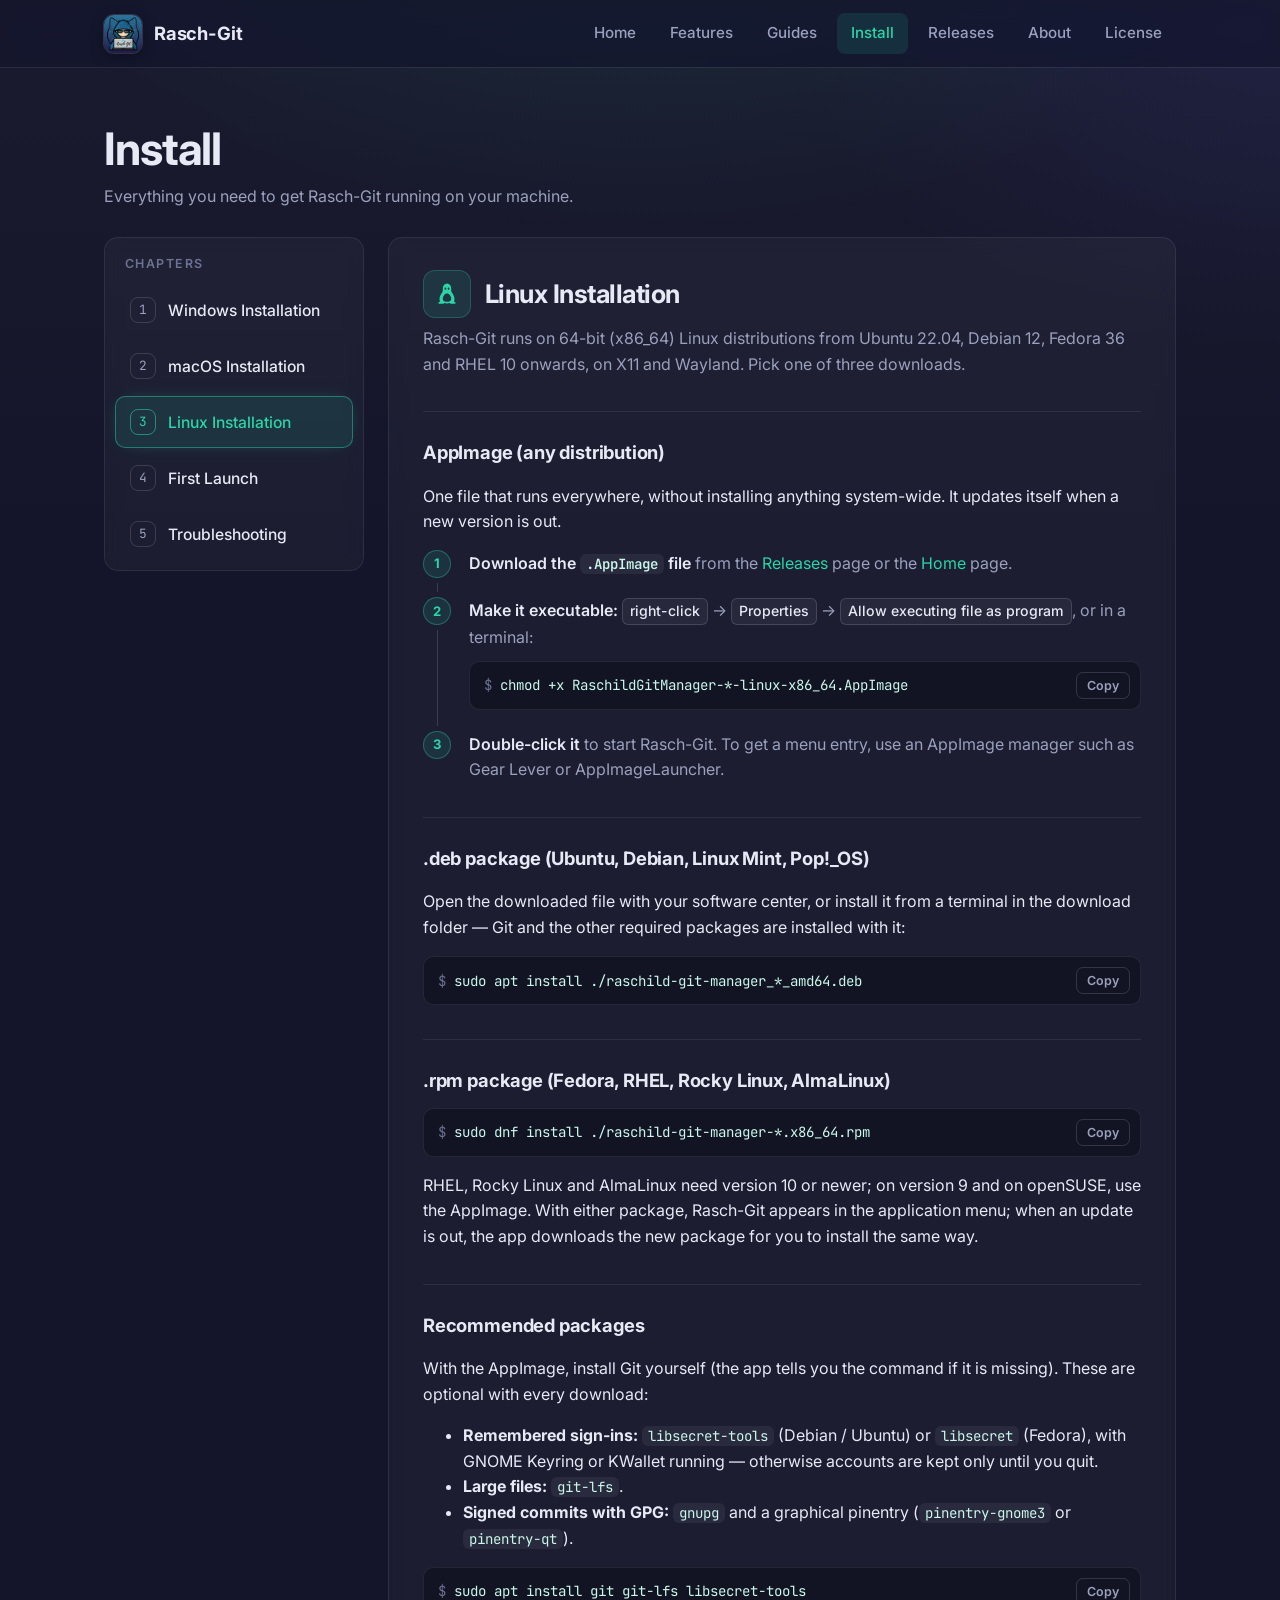
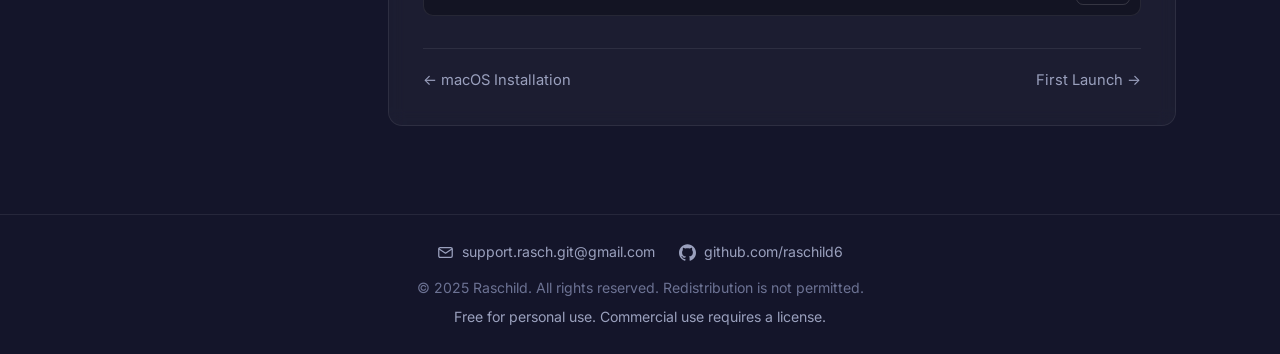
<file: install.html>
<!DOCTYPE html>
<html lang="en">
<head>
  <meta charset="utf-8">
  <meta name="viewport" content="width=device-width, initial-scale=1, viewport-fit=cover">
  <title>Install — Rasch-Git</title>
  <meta name="description" content="How to install Rasch-Git on Windows, macOS and Linux, first launch, and troubleshooting.">
  <meta name="theme-color" content="#1a1b2e">
  <meta property="og:title" content="Install — Rasch-Git">
  <meta property="og:description" content="How to install Rasch-Git on Windows, macOS and Linux, first launch, and troubleshooting.">
  <meta property="og:type" content="website">
  <meta property="og:image" content="https://raschild6.github.io/rasch-git-page/assets/img/logo-512.png">
  <link rel="icon" href="favicon.ico" sizes="any">
  <link rel="icon" type="image/png" sizes="32x32" href="assets/img/favicon-32.png">
  <link rel="icon" type="image/png" sizes="16x16" href="assets/img/favicon-16.png">
  <link rel="apple-touch-icon" href="assets/img/apple-touch-icon.png">
  <link rel="preconnect" href="https://fonts.googleapis.com">
  <link rel="preconnect" href="https://fonts.gstatic.com" crossorigin>
  <link rel="stylesheet" href="https://fonts.googleapis.com/css2?family=Inter:wght@400;500;600;700;800&family=JetBrains+Mono:wght@500;600&display=swap">
  <link rel="stylesheet" href="assets/css/style.css?v=20261023">
</head>
<body>
  <header class="navbar">
    <nav class="container" aria-label="Main">
      <a class="brand" href="index.html">
        <picture>
          <source srcset="assets/img/logo-96.webp" type="image/webp">
          <img src="assets/img/logo-96.png" alt="" width="38" height="38">
        </picture>
        <span>Rasch-Git</span>
      </a>
      <button class="nav-toggle" type="button" aria-label="Toggle navigation" aria-expanded="false" aria-controls="nav-links">
        <svg viewBox="0 0 24 24" fill="none" stroke="currentColor" stroke-width="2" stroke-linecap="round" aria-hidden="true"><path d="M4 7h16M4 12h16M4 17h16"/></svg>
      </button>
      <ul class="nav-links" id="nav-links">
        <li><a href="index.html">Home</a></li>
        <li><a href="features.html">Features</a></li>
        <li><a href="guides.html">Guides</a></li>
        <li><a href="install.html" aria-current="page">Install</a></li>
        <li><a href="releases.html">Releases</a></li>
        <li><a href="about.html">About</a></li>
        <li><a href="license.html">License</a></li>
      </ul>
    </nav>
  </header>

  <main>
    <div class="container">
      <div class="page-head">
        <h1>Install</h1>
        <p>Everything you need to get Rasch-Git running on your machine.</p>
      </div>
      <div class="install">
        <nav class="card chapter-nav" aria-label="Chapters">
          <h2>Chapters</h2>
          <ul>
            <li><a class="chapter-item" href="#windows"><span class="num">1</span><span class="label">Windows Installation</span></a></li>
            <li><a class="chapter-item" href="#macos"><span class="num">2</span><span class="label">macOS Installation</span></a></li>
            <li><a class="chapter-item" href="#linux"><span class="num">3</span><span class="label">Linux Installation</span></a></li>
            <li><a class="chapter-item" href="#first-launch"><span class="num">4</span><span class="label">First Launch</span></a></li>
            <li><a class="chapter-item" href="#troubleshooting"><span class="num">5</span><span class="label">Troubleshooting</span></a></li>
          </ul>
        </nav>
        <section class="card chapter-content" id="chapter-content" data-default="os">
          <article class="chapter" id="windows" aria-labelledby="windows-title">
            <div class="chapter-head">
              <span class="feature-icon"><svg viewBox="0 0 24 24" fill="currentColor" aria-hidden="true"><path d="M0 3.449 9.75 2.1v9.451H0m10.949-9.602L24 0v11.4H10.949M0 12.6h9.75v9.451L0 20.699M10.949 12.6H24V24l-12.9-1.801"/></svg></span>
              <h2 id="windows-title">Windows Installation</h2>
            </div>
            <p class="intro">Install Rasch-Git on Windows with the setup wizard.</p>
            <ol class="steps">
              <li><strong>Download the <code>.exe</code> installer.</strong> Download it from the <a href="releases.html">Releases</a> page or the <a href="index.html">Home</a> page.</li>
              <li><strong>Run the installer.</strong> Windows SmartScreen may show a warning because the app is not code-signed yet.
                <p class="callout"><svg viewBox="0 0 24 24" fill="none" stroke="currentColor" stroke-width="2" stroke-linecap="round" stroke-linejoin="round" aria-hidden="true"><path d="M10.3 3.9 1.8 18a2 2 0 0 0 1.7 3h17a2 2 0 0 0 1.7-3L13.7 3.9a2 2 0 0 0-3.4 0z"/><path d="M12 9v4"/><path d="M12 17h.01"/></svg><span>This is normal. Every release is scanned on VirusTotal — see the links on the Releases page.</span></p>
              </li>
              <li><strong>Click <span class="kbd">More info</span> → <span class="kbd">Run anyway</span></strong> in the SmartScreen dialog.</li>
              <li><strong>Follow the setup wizard</strong> to complete the installation.</li>
              <li><strong>Launch Rasch-Git</strong> from the Start Menu or the desktop shortcut.</li>
            </ol>
            <div class="chapter-footer"><span></span><a href="#macos">macOS Installation &rarr;</a></div>
          </article>
          <article class="chapter" id="macos" aria-labelledby="macos-title">
            <div class="chapter-head">
              <span class="feature-icon"><svg viewBox="0 0 24 24" fill="currentColor" aria-hidden="true"><path d="M12.152 6.896c-.948 0-2.415-1.078-3.96-1.04-2.04.027-3.91 1.183-4.961 3.014-2.117 3.675-.546 9.103 1.519 12.09 1.013 1.454 2.208 3.09 3.792 3.039 1.52-.065 2.09-.987 3.935-.987 1.831 0 2.35.987 3.96.948 1.637-.026 2.676-1.48 3.676-2.948 1.156-1.688 1.636-3.325 1.662-3.415-.039-.013-3.182-1.221-3.22-4.857-.026-3.04 2.48-4.494 2.597-4.559-1.429-2.09-3.623-2.324-4.39-2.376-2-.156-3.675 1.09-4.61 1.09zM15.53 3.83c.843-1.012 1.4-2.427 1.245-3.83-1.207.052-2.662.805-3.532 1.818-.78.896-1.454 2.338-1.273 3.714 1.338.104 2.715-.688 3.559-1.701"/></svg></span>
              <h2 id="macos-title">macOS Installation</h2>
            </div>
            <p class="intro">Install Rasch-Git on macOS from the <code>.dmg</code> disk image.</p>
            <ol class="steps">
              <li><strong>Download the <code>.dmg</code> file.</strong> Download it from the <a href="releases.html">Releases</a> page or the <a href="index.html">Home</a> page.</li>
              <li><strong>Expect a Gatekeeper warning.</strong> macOS Gatekeeper may block the app because it is not code-signed yet.
                <p class="callout"><svg viewBox="0 0 24 24" fill="none" stroke="currentColor" stroke-width="2" stroke-linecap="round" stroke-linejoin="round" aria-hidden="true"><path d="M10.3 3.9 1.8 18a2 2 0 0 0 1.7 3h17a2 2 0 0 0 1.7-3L13.7 3.9a2 2 0 0 0-3.4 0z"/><path d="M12 9v4"/><path d="M12 17h.01"/></svg><span>This is normal — the steps below tell macOS you trust the app.</span></p>
              </li>
              <li><strong>Open Finder</strong>, locate the downloaded <code>.dmg</code>, then <span class="kbd">right-click</span> → <span class="kbd">Open</span>.</li>
              <li><strong>If it is still blocked:</strong> go to <span class="kbd">System Settings</span> → <span class="kbd">Privacy &amp; Security</span>, scroll down and click <span class="kbd">Open Anyway</span>.</li>
              <li><strong>Alternatively, run in Terminal:</strong>
                <div class="cmd"><code>xattr -cr /Applications/RaschildGitManager.app</code><button class="copy-btn" type="button" data-copy="xattr -cr /Applications/RaschildGitManager.app">Copy</button></div>
              </li>
              <li><strong>Drag the app to the Applications folder.</strong></li>
              <li><strong>Launch Rasch-Git</strong> from Applications or Spotlight.</li>
            </ol>
            <div class="chapter-footer"><a href="#windows">&larr; Windows Installation</a><a href="#linux">Linux Installation &rarr;</a></div>
          </article>
          <article class="chapter" id="linux" aria-labelledby="linux-title">
            <div class="chapter-head">
              <span class="feature-icon"><svg viewBox="0 0 24 24" fill="currentColor" aria-hidden="true"><path fill-rule="evenodd" d="M12 1.5c-2.6 0-4.2 2.2-4.2 5 0 1.4.3 2.4-.7 4C5.7 12.6 4.5 14.7 4.5 17c0 .9.2 1.7.5 2.4l-1.4 1.2c-.5.4-.2 1.2.4 1.2h4.3c.5 0 .9-.3 1-.7.9.3 1.8.4 2.7.4s1.8-.1 2.7-.4c.1.4.5.7 1 .7H20c.6 0 .9-.8.4-1.2L19 19.4c.3-.7.5-1.5.5-2.4 0-2.3-1.2-4.4-2.6-6.5-1-1.6-.7-2.6-.7-4 0-2.8-1.6-5-4.2-5zm-2.6 11.2c.8-.9 1.7-1.2 2.6-1.2s1.8.3 2.6 1.2c1 1.2 1.6 2.7 1.6 4.3 0 2.1-1.9 2.8-4.2 2.8s-4.2-.7-4.2-2.8c0-1.6.6-3.1 1.6-4.3zM10.4 5.6a.9 1.1 0 1 0 0 2.2a.9 1.1 0 1 0 0-2.2zm3.2 0a.9 1.1 0 1 0 0 2.2a.9 1.1 0 1 0 0-2.2z"/></svg></span>
              <h2 id="linux-title">Linux Installation</h2>
            </div>
            <p class="intro">Rasch-Git runs on 64-bit (x86_64) Linux distributions from Ubuntu 22.04, Debian 12, Fedora 36 and RHEL 10 onwards, on X11 and Wayland. Pick one of three downloads.</p>
            <h3 class="guide-h" id="linux-appimage">AppImage (any distribution)</h3>
            <p>One file that runs everywhere, without installing anything system-wide. It updates itself when a new version is out.</p>
            <ol class="steps">
              <li><strong>Download the <code>.AppImage</code> file</strong> from the <a href="releases.html">Releases</a> page or the <a href="index.html">Home</a> page.</li>
              <li><strong>Make it executable:</strong> <span class="kbd">right-click</span> → <span class="kbd">Properties</span> → <span class="kbd">Allow executing file as program</span>, or in a terminal:
                <div class="cmd"><code>chmod +x RaschildGitManager-*-linux-x86_64.AppImage</code><button class="copy-btn" type="button" data-copy="chmod +x RaschildGitManager-*-linux-x86_64.AppImage">Copy</button></div>
              </li>
              <li><strong>Double-click it</strong> to start Rasch-Git. To get a menu entry, use an AppImage manager such as Gear Lever or AppImageLauncher.</li>
            </ol>
            <h3 class="guide-h" id="linux-deb">.deb package (Ubuntu, Debian, Linux Mint, Pop!_OS)</h3>
            <p>Open the downloaded file with your software center, or install it from a terminal in the download folder — Git and the other required packages are installed with it:</p>
            <div class="cmd"><code>sudo apt install ./raschild-git-manager_*_amd64.deb</code><button class="copy-btn" type="button" data-copy="sudo apt install ./raschild-git-manager_*_amd64.deb">Copy</button></div>
            <h3 class="guide-h" id="linux-rpm">.rpm package (Fedora, RHEL, Rocky Linux, AlmaLinux)</h3>
            <div class="cmd"><code>sudo dnf install ./raschild-git-manager-*.x86_64.rpm</code><button class="copy-btn" type="button" data-copy="sudo dnf install ./raschild-git-manager-*.x86_64.rpm">Copy</button></div>
            <p>RHEL, Rocky Linux and AlmaLinux need version 10 or newer; on version 9 and on openSUSE, use the AppImage. With either package, Rasch-Git appears in the application menu; when an update is out, the app downloads the new package for you to install the same way.</p>
            <h3 class="guide-h" id="linux-recommended">Recommended packages</h3>
            <p>With the AppImage, install Git yourself (the app tells you the command if it is missing). These are optional with every download:</p>
            <ul>
              <li><strong>Remembered sign-ins:</strong> <code>libsecret-tools</code> (Debian / Ubuntu) or <code>libsecret</code> (Fedora), with GNOME Keyring or KWallet running — otherwise accounts are kept only until you quit.</li>
              <li><strong>Large files:</strong> <code>git-lfs</code>.</li>
              <li><strong>Signed commits with GPG:</strong> <code>gnupg</code> and a graphical pinentry (<code>pinentry-gnome3</code> or <code>pinentry-qt</code>).</li>
            </ul>
            <div class="cmd"><code>sudo apt install git git-lfs libsecret-tools</code><button class="copy-btn" type="button" data-copy="sudo apt install git git-lfs libsecret-tools">Copy</button></div>
            <div class="chapter-footer"><a href="#macos">&larr; macOS Installation</a><a href="#first-launch">First Launch &rarr;</a></div>
          </article>
          <article class="chapter" id="first-launch" aria-labelledby="first-launch-title">
            <div class="chapter-head">
              <span class="feature-icon"><svg viewBox="0 0 24 24" fill="none" stroke="currentColor" stroke-width="1.8" stroke-linecap="round" stroke-linejoin="round" aria-hidden="true"><path d="M5 15c-1.5 1.3-2 5-2 5s3.7-.5 5-2c.7-.8.7-2.1-.1-2.9a2.2 2.2 0 0 0-2.9-.1z"/><path d="M12 15 9 12a22 22 0 0 1 2-3.9A12.9 12.9 0 0 1 22 2c0 2.7-.8 7.5-6 11a22.4 22.4 0 0 1-4 2z"/><path d="M9 12H4s.6-3 2-4c1.6-1.1 5 0 5 0"/><path d="M12 15v5s3-.6 4-2c1.1-1.6 0-5 0-5"/></svg></span>
              <h2 id="first-launch-title">First Launch</h2>
            </div>
            <p class="intro">Get up and running the first time you open Rasch-Git.</p>
            <ol class="steps">
              <li><strong>Follow the welcome guide.</strong> On first launch the app opens with a welcome/onboarding guide.</li>
              <li><strong>Make sure Git is installed</strong> on your system. To verify, run in a terminal:
                <div class="cmd"><code>git --version</code><button class="copy-btn" type="button" data-copy="git --version">Copy</button></div>
              </li>
              <li><strong>Connect your account</strong> (optional) in <span class="kbd">Edit</span> → <span class="kbd">Accounts &amp; SSH Keys…</span>. <strong>Sign in to GitHub</strong> is all it takes for pushing, pull requests, CI status, issues and cloning from your account. For GitLab, add an access token with the <code>api</code> scope (<code>read_api</code> is enough if you only want to read). Bitbucket and other hosts work with a token for push and pull; their pull requests open on the website.</li>
              <li><strong>Open a repository</strong>, or clone one with <span class="kbd">File</span> → <span class="kbd">Clone…</span> — paste a URL, or pick a repository from your GitHub or GitLab account's tab.</li>
            </ol>
            <h3 class="guide-h" id="git-lfs">Optional: Git LFS</h3>
            <p>Repositories that store large files with Git LFS need Git LFS installed. On <strong>Windows</strong> it already comes with Git for Windows. On <strong>macOS</strong>, install it with Homebrew or the official installer from git-lfs.com:</p>
            <div class="cmd"><code>brew install git-lfs</code><button class="copy-btn" type="button" data-copy="brew install git-lfs">Copy</button></div>
            <p>On <strong>Linux</strong>, install the <code>git-lfs</code> package (the .deb and .rpm packages suggest it already):</p>
            <div class="cmd"><code>sudo apt install git-lfs</code><button class="copy-btn" type="button" data-copy="sudo apt install git-lfs">Copy</button></div>
            <p>Rasch-Git detects LFS repositories by itself and shows a banner if Git LFS is missing or not set up for a repository.</p>
            <div class="chapter-footer"><a href="#linux">&larr; Linux Installation</a><a href="#troubleshooting">Troubleshooting &rarr;</a></div>
          </article>
          <article class="chapter" id="troubleshooting" aria-labelledby="troubleshooting-title">
            <div class="chapter-head">
              <span class="feature-icon"><svg viewBox="0 0 24 24" fill="none" stroke="currentColor" stroke-width="1.8" stroke-linecap="round" stroke-linejoin="round" aria-hidden="true"><path d="M14.7 6.3a1 1 0 0 0 0 1.4l1.6 1.6a1 1 0 0 0 1.4 0l3.8-3.8a6 6 0 0 1-7.9 7.9l-6.9 6.9a2.1 2.1 0 0 1-3-3l6.9-6.9a6 6 0 0 1 7.9-7.9z"/></svg></span>
              <h2 id="troubleshooting-title">Troubleshooting</h2>
            </div>
            <p class="intro">Common problems and how to fix them.</p>
            <ul class="issues">
              <li class="issue">
                <h3>“App is damaged and can’t be opened” (macOS)</h3>
                <p>Run <code>xattr -cr</code> on the app bundle:</p>
                <div class="cmd"><code>xattr -cr /Applications/RaschildGitManager.app</code><button class="copy-btn" type="button" data-copy="xattr -cr /Applications/RaschildGitManager.app">Copy</button></div>
              </li>
              <li class="issue">
                <h3>SmartScreen blocks every launch (Windows)</h3>
                <p><span class="kbd">Right-click</span> the <code>.exe</code> → <span class="kbd">Properties</span> → check <span class="kbd">Unblock</span>, then click <span class="kbd">OK</span>.</p>
              </li>
              <li class="issue">
                <h3>Sign-ins are forgotten after a restart (Linux)</h3>
                <p>Rasch-Git keeps tokens in the system keyring through the Secret Service. Install <code>libsecret-tools</code> (Debian / Ubuntu) or <code>libsecret</code> (Fedora) and make sure GNOME Keyring or KWallet is running; <span class="kbd">Edit</span> → <span class="kbd">Accounts &amp; SSH Keys…</span> says what is missing.</p>
              </li>
              <li class="issue">
                <h3>The window looks wrong or won’t start on Wayland (Linux)</h3>
                <p>Start Rasch-Git through XWayland instead:</p>
                <div class="cmd"><code>QT_QPA_PLATFORM=xcb ./RaschildGitManager-*-linux-x86_64.AppImage</code><button class="copy-btn" type="button" data-copy="QT_QPA_PLATFORM=xcb ./RaschildGitManager-*-linux-x86_64.AppImage">Copy</button></div>
              </li>
              <li class="issue">
                <h3>The AppImage doesn’t start (Linux)</h3>
                <p>Make sure it is executable (see <a href="#linux">Linux Installation</a>). On a system without FUSE, run it with <code>--appimage-extract-and-run</code>.</p>
              </li>
              <li class="issue">
                <h3>The app doesn’t detect Git</h3>
                <p>Make sure Git is installed and available in your system <code>PATH</code>. Restart Rasch-Git after changing it.</p>
              </li>
              <li class="issue">
                <h3>Something else?</h3>
                <p>For other issues, <a href="https://github.com/raschild6/rasch-git-page/issues" rel="noopener">open an issue on GitHub</a>.</p>
              </li>
            </ul>
            <div class="chapter-footer"><a href="#first-launch">&larr; First Launch</a><span></span></div>
          </article>
        </section>
      </div>
    </div>
  </main>

  <footer class="footer">
    <div class="container">
      <nav class="footer-contact" aria-label="Contact"><a href="mailto:support.rasch.git@gmail.com"><svg viewBox="0 0 24 24" fill="none" stroke="currentColor" stroke-width="1.8" stroke-linecap="round" stroke-linejoin="round" aria-hidden="true"><rect x="2.5" y="5" width="19" height="14" rx="2"/><path d="m3 7 9 6 9-6"/></svg><span>support.rasch.git@gmail.com</span></a><a href="https://github.com/raschild6" rel="noopener"><svg viewBox="0 0 24 24" fill="currentColor" aria-hidden="true"><path d="M12 .297c-6.63 0-12 5.373-12 12 0 5.303 3.438 9.8 8.205 11.385.6.113.82-.258.82-.577 0-.285-.01-1.04-.015-2.04-3.338.724-4.042-1.61-4.042-1.61C4.422 18.07 3.633 17.7 3.633 17.7c-1.087-.744.084-.729.084-.729 1.205.084 1.838 1.236 1.838 1.236 1.07 1.835 2.809 1.305 3.495.998.108-.776.417-1.305.76-1.605-2.665-.3-5.466-1.332-5.466-5.93 0-1.31.465-2.38 1.235-3.22-.135-.303-.54-1.523.105-3.176 0 0 1.005-.322 3.3 1.23.96-.267 1.98-.399 3-.405 1.02.006 2.04.138 3 .405 2.28-1.552 3.285-1.23 3.285-1.23.645 1.653.24 2.873.12 3.176.765.84 1.23 1.91 1.23 3.22 0 4.61-2.805 5.625-5.475 5.92.42.36.81 1.096.81 2.22 0 1.606-.015 2.896-.015 3.286 0 .315.21.69.825.57C20.565 22.092 24 17.592 24 12.297c0-6.627-5.373-12-12-12"/></svg><span>github.com/raschild6</span></a></nav>
      <p>&copy; 2025 Raschild. All rights reserved. Redistribution is not permitted.</p>
      <p class="license-notice"><a href="license.html">Free for personal use. Commercial use requires a license.</a></p>
    </div>
  </footer>

  <script src="assets/js/main.js?v=20261023"></script>
  <script src="assets/js/chapters.js?v=20261023"></script>
</body>
</html>
</file>
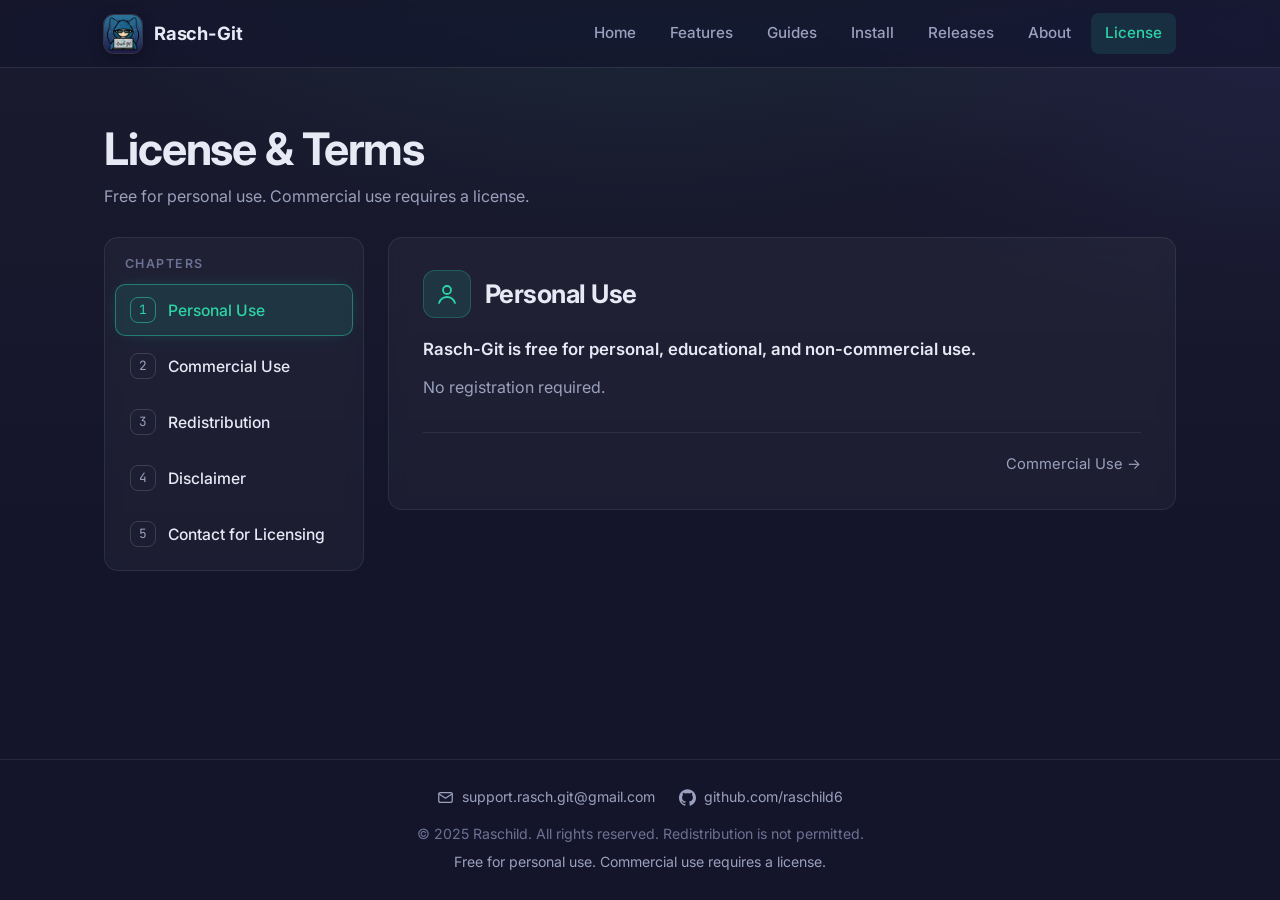
<file: license.html>
<!DOCTYPE html>
<html lang="en">
<head>
  <meta charset="utf-8">
  <meta name="viewport" content="width=device-width, initial-scale=1, viewport-fit=cover">
  <title>License — Rasch-Git</title>
  <meta name="description" content="Rasch-Git license and terms of use: free for personal use; commercial use and redistribution require authorization.">
  <meta name="theme-color" content="#1a1b2e">
  <meta property="og:title" content="License — Rasch-Git">
  <meta property="og:description" content="Rasch-Git license and terms of use: free for personal use; commercial use and redistribution require authorization.">
  <meta property="og:type" content="website">
  <meta property="og:image" content="https://raschild6.github.io/rasch-git-page/assets/img/logo-512.png">
  <link rel="icon" href="favicon.ico" sizes="any">
  <link rel="icon" type="image/png" sizes="32x32" href="assets/img/favicon-32.png">
  <link rel="icon" type="image/png" sizes="16x16" href="assets/img/favicon-16.png">
  <link rel="apple-touch-icon" href="assets/img/apple-touch-icon.png">
  <link rel="preconnect" href="https://fonts.googleapis.com">
  <link rel="preconnect" href="https://fonts.gstatic.com" crossorigin>
  <link rel="stylesheet" href="https://fonts.googleapis.com/css2?family=Inter:wght@400;500;600;700;800&family=JetBrains+Mono:wght@500;600&display=swap">
  <link rel="stylesheet" href="assets/css/style.css?v=20261023">
</head>
<body>
  <header class="navbar">
    <nav class="container" aria-label="Main">
      <a class="brand" href="index.html">
        <picture>
          <source srcset="assets/img/logo-96.webp" type="image/webp">
          <img src="assets/img/logo-96.png" alt="" width="38" height="38">
        </picture>
        <span>Rasch-Git</span>
      </a>
      <button class="nav-toggle" type="button" aria-label="Toggle navigation" aria-expanded="false" aria-controls="nav-links">
        <svg viewBox="0 0 24 24" fill="none" stroke="currentColor" stroke-width="2" stroke-linecap="round" aria-hidden="true"><path d="M4 7h16M4 12h16M4 17h16"/></svg>
      </button>
      <ul class="nav-links" id="nav-links">
        <li><a href="index.html">Home</a></li>
        <li><a href="features.html">Features</a></li>
        <li><a href="guides.html">Guides</a></li>
        <li><a href="install.html">Install</a></li>
        <li><a href="releases.html">Releases</a></li>
        <li><a href="about.html">About</a></li>
        <li><a href="license.html" aria-current="page">License</a></li>
      </ul>
    </nav>
  </header>

  <main>
    <div class="container">
      <div class="page-head">
        <h1>License &amp; Terms</h1>
        <p>Free for personal use. Commercial use requires a license.</p>
      </div>
      <div class="install">
        <nav class="card chapter-nav" aria-label="Chapters">
          <h2>Chapters</h2>
          <ul>
            <li><a class="chapter-item" href="#personal"><span class="num">1</span><span class="label">Personal Use</span></a></li>
            <li><a class="chapter-item" href="#commercial"><span class="num">2</span><span class="label">Commercial Use</span></a></li>
            <li><a class="chapter-item" href="#redistribution"><span class="num">3</span><span class="label">Redistribution</span></a></li>
            <li><a class="chapter-item" href="#disclaimer"><span class="num">4</span><span class="label">Disclaimer</span></a></li>
            <li><a class="chapter-item" href="#contact"><span class="num">5</span><span class="label">Contact for Licensing</span></a></li>
          </ul>
        </nav>
        <section class="card chapter-content" id="chapter-content">
          <article class="chapter license-chapter" id="personal" aria-labelledby="personal-title">
            <div class="chapter-head">
              <span class="feature-icon"><svg viewBox="0 0 24 24" fill="none" stroke="currentColor" stroke-width="1.8" stroke-linecap="round" stroke-linejoin="round" aria-hidden="true"><circle cx="12" cy="8" r="4"/><path d="M4 21c1.5-4 4.5-6 8-6s6.5 2 8 6"/></svg></span>
              <h2 id="personal-title">Personal Use</h2>
            </div>
            <p class="lead"><strong>Rasch-Git is free for personal, educational, and non-commercial use.</strong></p>
            <p>No registration required.</p>
            <div class="chapter-footer"><span></span><a href="#commercial">Commercial Use &rarr;</a></div>
          </article>
          <article class="chapter license-chapter" id="commercial" aria-labelledby="commercial-title">
            <div class="chapter-head">
              <span class="feature-icon"><svg viewBox="0 0 24 24" fill="none" stroke="currentColor" stroke-width="1.8" stroke-linecap="round" stroke-linejoin="round" aria-hidden="true"><rect x="3" y="7" width="18" height="13" rx="2"/><path d="M8 7V5a2 2 0 0 1 2-2h4a2 2 0 0 1 2 2v2"/><path d="M3 13h18"/></svg></span>
              <h2 id="commercial-title">Commercial Use</h2>
            </div>
            <p class="lead"><strong>Commercial use is strictly prohibited without prior written authorization from the author.</strong></p>
            <p>This includes:</p>
            <ul>
              <li>use within a company;</li>
              <li>integration into commercial products;</li>
              <li>distribution for profit.</li>
            </ul>
            <p>To request a commercial license, see <a href="#contact">Contact for Licensing</a>.</p>
            <div class="chapter-footer"><a href="#personal">&larr; Personal Use</a><a href="#redistribution">Redistribution &rarr;</a></div>
          </article>
          <article class="chapter license-chapter" id="redistribution" aria-labelledby="redistribution-title">
            <div class="chapter-head">
              <span class="feature-icon"><svg viewBox="0 0 24 24" fill="none" stroke="currentColor" stroke-width="1.8" stroke-linecap="round" stroke-linejoin="round" aria-hidden="true"><path d="M4 12v7a1 1 0 0 0 1 1h14a1 1 0 0 0 1-1v-7"/><path d="m16 6-4-4-4 4"/><path d="M12 2v13"/></svg></span>
              <h2 id="redistribution-title">Redistribution</h2>
            </div>
            <p class="lead"><strong>Redistribution of binaries or source code is not permitted without explicit authorization.</strong></p>
            <div class="chapter-footer"><a href="#commercial">&larr; Commercial Use</a><a href="#disclaimer">Disclaimer &rarr;</a></div>
          </article>
          <article class="chapter license-chapter" id="disclaimer" aria-labelledby="disclaimer-title">
            <div class="chapter-head">
              <span class="feature-icon"><svg viewBox="0 0 24 24" fill="none" stroke="currentColor" stroke-width="1.8" stroke-linecap="round" stroke-linejoin="round" aria-hidden="true"><path d="M10.3 3.9 1.8 18a2 2 0 0 0 1.7 3h17a2 2 0 0 0 1.7-3L13.7 3.9a2 2 0 0 0-3.4 0z"/><path d="M12 9v4"/><path d="M12 17h.01"/></svg></span>
              <h2 id="disclaimer-title">Disclaimer</h2>
            </div>
            <p class="lead"><strong>The software is provided &ldquo;as is&rdquo;, without warranty of any kind.</strong></p>
            <p>The author is not liable for any damages arising from its use.</p>
            <div class="chapter-footer"><a href="#redistribution">&larr; Redistribution</a><a href="#contact">Contact for Licensing &rarr;</a></div>
          </article>
          <article class="chapter license-chapter" id="contact" aria-labelledby="contact-title">
            <div class="chapter-head">
              <span class="feature-icon"><svg viewBox="0 0 24 24" fill="none" stroke="currentColor" stroke-width="1.8" stroke-linecap="round" stroke-linejoin="round" aria-hidden="true"><rect x="2.5" y="5" width="19" height="14" rx="2"/><path d="m3 7 9 6 9-6"/></svg></span>
              <h2 id="contact-title">Contact for Licensing</h2>
            </div>
            <p class="lead">For commercial licensing inquiries, contact:</p>
            <ul class="contact-list">
              <li>
                <a class="contact-link" href="mailto:support.rasch.git@gmail.com">
                  <span class="feature-icon"><svg viewBox="0 0 24 24" fill="none" stroke="currentColor" stroke-width="1.8" stroke-linecap="round" stroke-linejoin="round" aria-hidden="true"><rect x="2.5" y="5" width="19" height="14" rx="2"/><path d="m3 7 9 6 9-6"/></svg></span>
                  <span><span class="label">Email</span><span class="value">support.rasch.git@gmail.com</span></span>
                </a>
              </li>
              <li>
                <a class="contact-link" href="https://github.com/raschild6" rel="noopener">
                  <span class="feature-icon"><svg viewBox="0 0 24 24" fill="currentColor" aria-hidden="true"><path d="M12 .297c-6.63 0-12 5.373-12 12 0 5.303 3.438 9.8 8.205 11.385.6.113.82-.258.82-.577 0-.285-.01-1.04-.015-2.04-3.338.724-4.042-1.61-4.042-1.61C4.422 18.07 3.633 17.7 3.633 17.7c-1.087-.744.084-.729.084-.729 1.205.084 1.838 1.236 1.838 1.236 1.07 1.835 2.809 1.305 3.495.998.108-.776.417-1.305.76-1.605-2.665-.3-5.466-1.332-5.466-5.93 0-1.31.465-2.38 1.235-3.22-.135-.303-.54-1.523.105-3.176 0 0 1.005-.322 3.3 1.23.96-.267 1.98-.399 3-.405 1.02.006 2.04.138 3 .405 2.28-1.552 3.285-1.23 3.285-1.23.645 1.653.24 2.873.12 3.176.765.84 1.23 1.91 1.23 3.22 0 4.61-2.805 5.625-5.475 5.92.42.36.81 1.096.81 2.22 0 1.606-.015 2.896-.015 3.286 0 .315.21.69.825.57C20.565 22.092 24 17.592 24 12.297c0-6.627-5.373-12-12-12"/></svg></span>
                  <span><span class="label">GitHub</span><span class="value">github.com/raschild6</span></span>
                </a>
              </li>
            </ul>
            <div class="chapter-footer"><a href="#disclaimer">&larr; Disclaimer</a><span></span></div>
          </article>
        </section>
      </div>
    </div>
  </main>

  <footer class="footer">
    <div class="container">
      <nav class="footer-contact" aria-label="Contact"><a href="mailto:support.rasch.git@gmail.com"><svg viewBox="0 0 24 24" fill="none" stroke="currentColor" stroke-width="1.8" stroke-linecap="round" stroke-linejoin="round" aria-hidden="true"><rect x="2.5" y="5" width="19" height="14" rx="2"/><path d="m3 7 9 6 9-6"/></svg><span>support.rasch.git@gmail.com</span></a><a href="https://github.com/raschild6" rel="noopener"><svg viewBox="0 0 24 24" fill="currentColor" aria-hidden="true"><path d="M12 .297c-6.63 0-12 5.373-12 12 0 5.303 3.438 9.8 8.205 11.385.6.113.82-.258.82-.577 0-.285-.01-1.04-.015-2.04-3.338.724-4.042-1.61-4.042-1.61C4.422 18.07 3.633 17.7 3.633 17.7c-1.087-.744.084-.729.084-.729 1.205.084 1.838 1.236 1.838 1.236 1.07 1.835 2.809 1.305 3.495.998.108-.776.417-1.305.76-1.605-2.665-.3-5.466-1.332-5.466-5.93 0-1.31.465-2.38 1.235-3.22-.135-.303-.54-1.523.105-3.176 0 0 1.005-.322 3.3 1.23.96-.267 1.98-.399 3-.405 1.02.006 2.04.138 3 .405 2.28-1.552 3.285-1.23 3.285-1.23.645 1.653.24 2.873.12 3.176.765.84 1.23 1.91 1.23 3.22 0 4.61-2.805 5.625-5.475 5.92.42.36.81 1.096.81 2.22 0 1.606-.015 2.896-.015 3.286 0 .315.21.69.825.57C20.565 22.092 24 17.592 24 12.297c0-6.627-5.373-12-12-12"/></svg><span>github.com/raschild6</span></a></nav>
      <p>&copy; 2025 Raschild. All rights reserved. Redistribution is not permitted.</p>
      <p class="license-notice"><a href="license.html">Free for personal use. Commercial use requires a license.</a></p>
    </div>
  </footer>

  <script src="assets/js/main.js?v=20261023"></script>
  <script src="assets/js/chapters.js?v=20261023"></script>
</body>
</html>
</file>
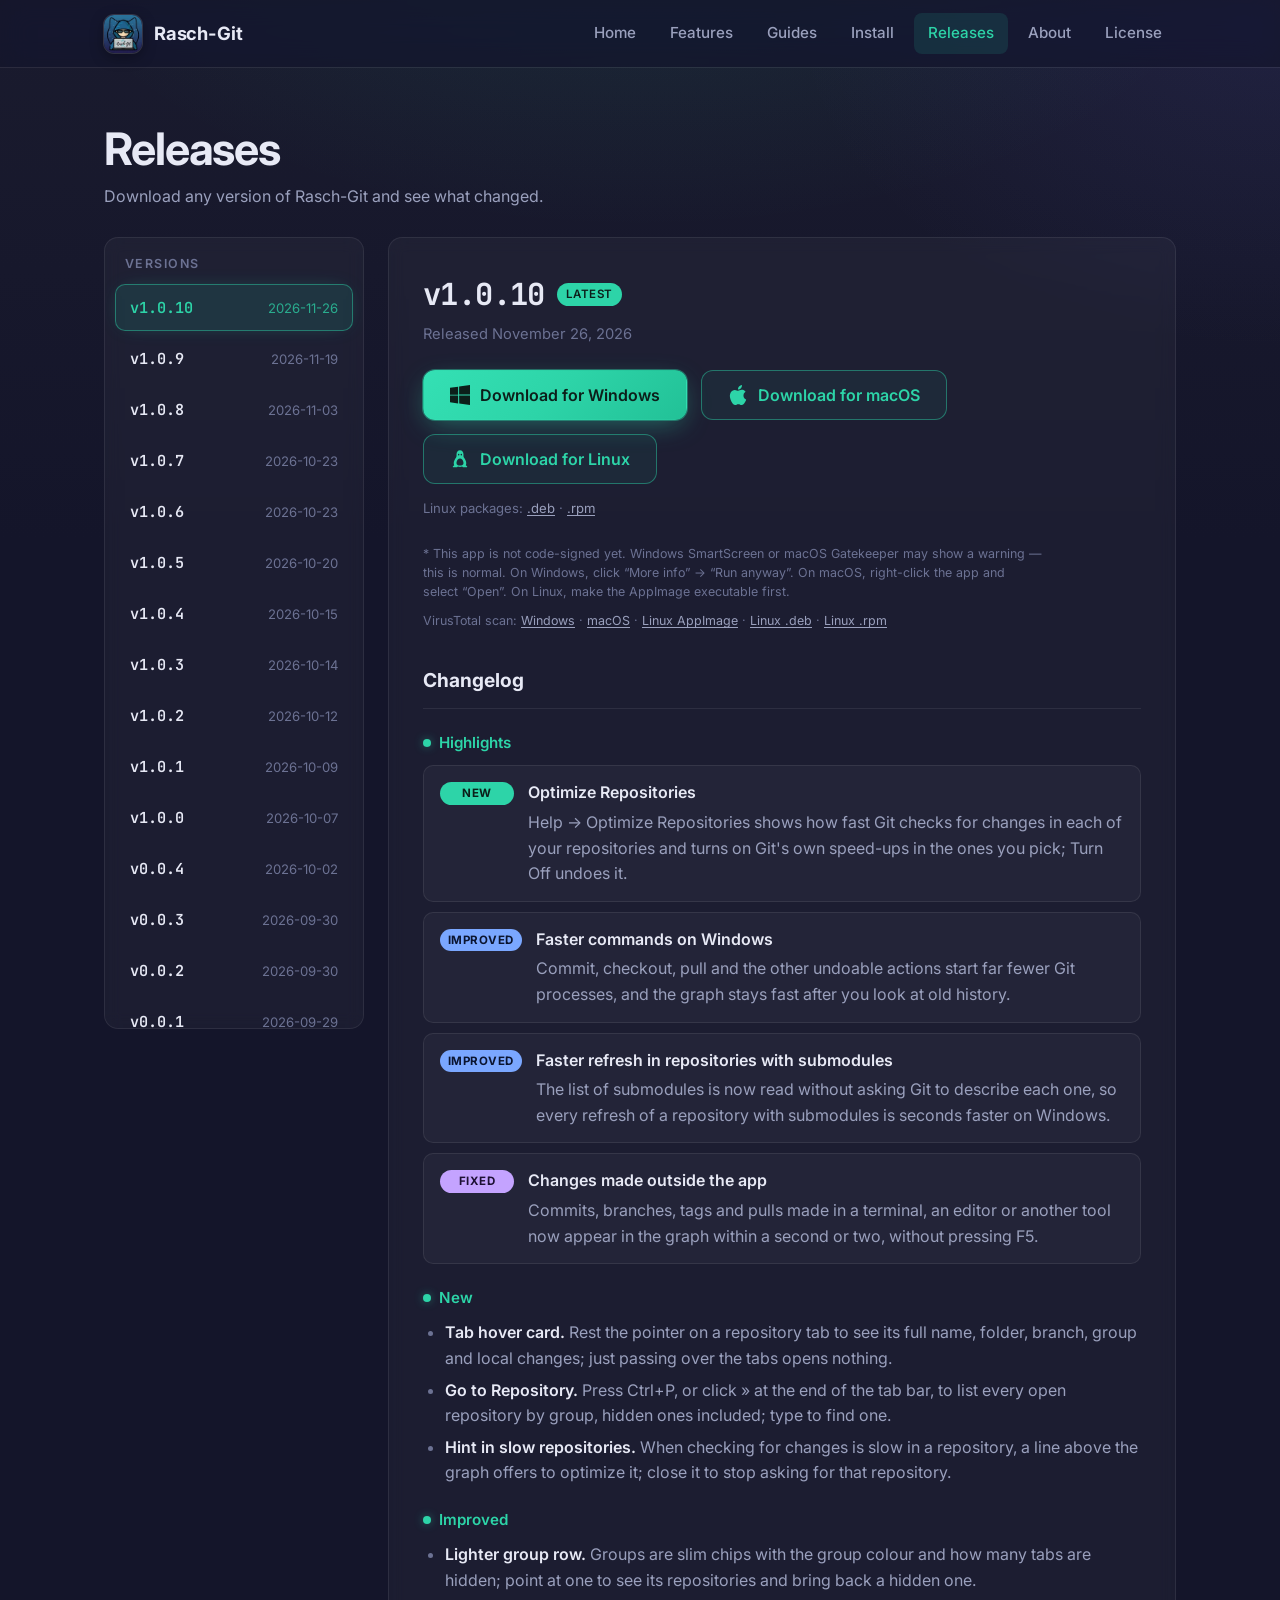
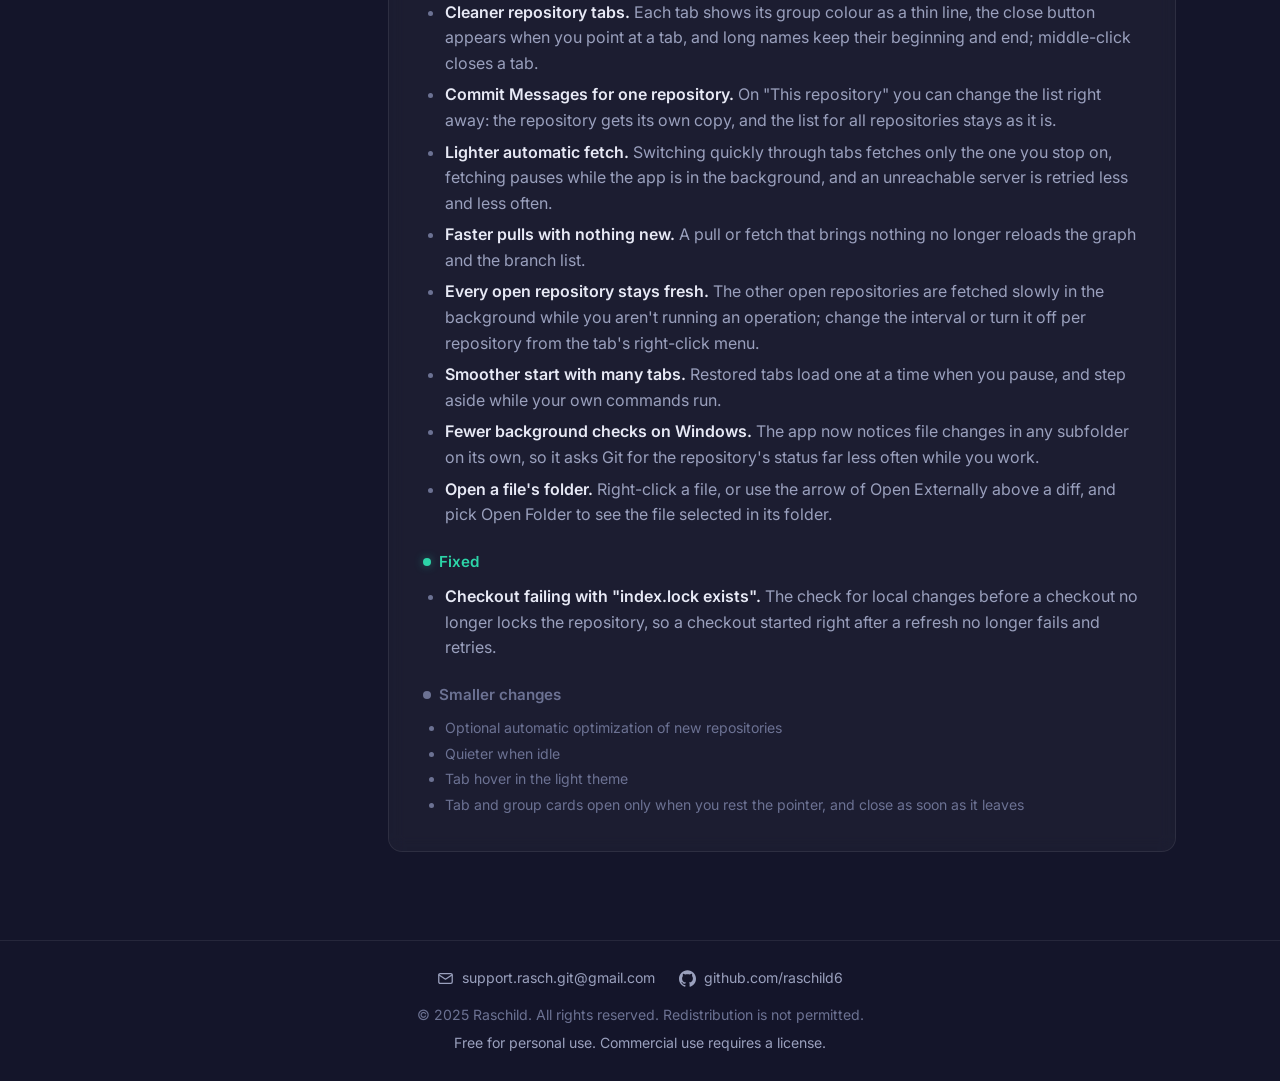
<file: releases.html>
<!DOCTYPE html>
<html lang="en">
<head>
  <meta charset="utf-8">
  <meta name="viewport" content="width=device-width, initial-scale=1, viewport-fit=cover">
  <title>Releases — Rasch-Git</title>
  <meta name="description" content="All Rasch-Git versions, downloads for Windows, macOS and Linux, and changelogs.">
  <meta name="theme-color" content="#1a1b2e">
  <meta property="og:title" content="Releases — Rasch-Git">
  <meta property="og:description" content="All Rasch-Git versions, downloads for Windows, macOS and Linux, and changelogs.">
  <meta property="og:type" content="website">
  <meta property="og:image" content="https://raschild6.github.io/rasch-git-page/assets/img/logo-512.png">
  <link rel="icon" href="favicon.ico" sizes="any">
  <link rel="icon" type="image/png" sizes="32x32" href="assets/img/favicon-32.png">
  <link rel="icon" type="image/png" sizes="16x16" href="assets/img/favicon-16.png">
  <link rel="apple-touch-icon" href="assets/img/apple-touch-icon.png">
  <link rel="preconnect" href="https://fonts.googleapis.com">
  <link rel="preconnect" href="https://fonts.gstatic.com" crossorigin>
  <link rel="stylesheet" href="https://fonts.googleapis.com/css2?family=Inter:wght@400;500;600;700;800&family=JetBrains+Mono:wght@500;600&display=swap">
  <link rel="stylesheet" href="assets/css/style.css?v=20261023">
</head>
<body>
  <header class="navbar">
    <nav class="container" aria-label="Main">
      <a class="brand" href="index.html">
        <picture>
          <source srcset="assets/img/logo-96.webp" type="image/webp">
          <img src="assets/img/logo-96.png" alt="" width="38" height="38">
        </picture>
        <span>Rasch-Git</span>
      </a>
      <button class="nav-toggle" type="button" aria-label="Toggle navigation" aria-expanded="false" aria-controls="nav-links">
        <svg viewBox="0 0 24 24" fill="none" stroke="currentColor" stroke-width="2" stroke-linecap="round" aria-hidden="true"><path d="M4 7h16M4 12h16M4 17h16"/></svg>
      </button>
      <ul class="nav-links" id="nav-links">
        <li><a href="index.html">Home</a></li>
        <li><a href="features.html">Features</a></li>
        <li><a href="guides.html">Guides</a></li>
        <li><a href="install.html">Install</a></li>
        <li><a href="releases.html" aria-current="page">Releases</a></li>
        <li><a href="about.html">About</a></li>
        <li><a href="license.html">License</a></li>
      </ul>
    </nav>
  </header>

  <main>
    <div class="container">
      <div class="page-head">
        <h1>Releases</h1>
        <p>Download any version of Rasch-Git and see what changed.</p>
      </div>
      <div class="releases">
        <aside class="card release-list" aria-label="Versions">
          <h2>Versions</h2>
          <ul id="release-list"></ul>
        </aside>
        <section class="card release-detail" id="release-detail" aria-labelledby="release-title" aria-live="polite">
          <noscript>
            <p>JavaScript is required to browse release notes here. You can also view all releases on
              <a href="https://github.com/raschild6/rasch-git-page/releases">GitHub</a>.</p>
          </noscript>
        </section>
      </div>
    </div>
  </main>

  <footer class="footer">
    <div class="container">
      <nav class="footer-contact" aria-label="Contact"><a href="mailto:support.rasch.git@gmail.com"><svg viewBox="0 0 24 24" fill="none" stroke="currentColor" stroke-width="1.8" stroke-linecap="round" stroke-linejoin="round" aria-hidden="true"><rect x="2.5" y="5" width="19" height="14" rx="2"/><path d="m3 7 9 6 9-6"/></svg><span>support.rasch.git@gmail.com</span></a><a href="https://github.com/raschild6" rel="noopener"><svg viewBox="0 0 24 24" fill="currentColor" aria-hidden="true"><path d="M12 .297c-6.63 0-12 5.373-12 12 0 5.303 3.438 9.8 8.205 11.385.6.113.82-.258.82-.577 0-.285-.01-1.04-.015-2.04-3.338.724-4.042-1.61-4.042-1.61C4.422 18.07 3.633 17.7 3.633 17.7c-1.087-.744.084-.729.084-.729 1.205.084 1.838 1.236 1.838 1.236 1.07 1.835 2.809 1.305 3.495.998.108-.776.417-1.305.76-1.605-2.665-.3-5.466-1.332-5.466-5.93 0-1.31.465-2.38 1.235-3.22-.135-.303-.54-1.523.105-3.176 0 0 1.005-.322 3.3 1.23.96-.267 1.98-.399 3-.405 1.02.006 2.04.138 3 .405 2.28-1.552 3.285-1.23 3.285-1.23.645 1.653.24 2.873.12 3.176.765.84 1.23 1.91 1.23 3.22 0 4.61-2.805 5.625-5.475 5.92.42.36.81 1.096.81 2.22 0 1.606-.015 2.896-.015 3.286 0 .315.21.69.825.57C20.565 22.092 24 17.592 24 12.297c0-6.627-5.373-12-12-12"/></svg><span>github.com/raschild6</span></a></nav>
      <p>&copy; 2025 Raschild. All rights reserved. Redistribution is not permitted.</p>
      <p class="license-notice"><a href="license.html">Free for personal use. Commercial use requires a license.</a></p>
    </div>
  </footer>

  <script src="assets/js/main.js?v=20261023"></script>
  <script src="assets/js/releases.js?v=20261023"></script>
</body>
</html>
</file>
<file: assets/css/style.css>
/* ==========================================================================
   Rasch-Git — site styles
   ========================================================================== */

:root {
  --bg: #14152a;
  --bg-elev: #1a1b2e;
  --bg-card: rgba(255, 255, 255, 0.035);
  --bg-card-hover: rgba(255, 255, 255, 0.06);
  --border: rgba(255, 255, 255, 0.08);
  --border-strong: rgba(255, 255, 255, 0.14);
  --text: #e7e9f5;
  --text-muted: #9aa0bd;
  --text-dim: #6c7293;
  --accent: #2dd4a8;
  --accent-strong: #22c197;
  --accent-soft: rgba(45, 212, 168, 0.12);
  --accent-glow: rgba(45, 212, 168, 0.45);
  --radius: 14px;
  --radius-sm: 10px;
  --nav-h: 68px;
  --maxw: 1120px;
  --gutter: 24px;
  --font: "Inter", system-ui, -apple-system, "Segoe UI", Roboto, "Helvetica Neue", Arial, sans-serif;
  --mono: "JetBrains Mono", ui-monospace, SFMono-Regular, Menlo, Consolas, monospace;
  --ease: cubic-bezier(0.2, 0.7, 0.2, 1);
}

*,
*::before,
*::after { box-sizing: border-box; }

html { scroll-behavior: smooth; -webkit-text-size-adjust: 100%; }

body {
  margin: 0;
  min-height: 100vh;
  min-height: 100dvh;
  display: flex;
  flex-direction: column;
  font-family: var(--font);
  font-size: 16px;
  line-height: 1.6;
  color: var(--text);
  background-color: var(--bg);
  background-image:
    radial-gradient(900px 500px at 50% -120px, rgba(45, 212, 168, 0.10), transparent 70%),
    radial-gradient(700px 500px at 100% 0%, rgba(99, 102, 241, 0.10), transparent 70%),
    linear-gradient(180deg, var(--bg-elev) 0%, var(--bg) 60%);
  background-attachment: fixed;
  -webkit-font-smoothing: antialiased;
}

img { max-width: 100%; display: block; }

a { color: var(--accent); text-decoration: none; transition: color 0.2s var(--ease); }
a:hover { color: #6ee7c8; }

:focus-visible {
  outline: 2px solid var(--accent);
  outline-offset: 3px;
  border-radius: 6px;
}

.container {
  width: 100%;
  max-width: var(--maxw);
  margin: 0 auto;
  padding: 0 max(var(--gutter), env(safe-area-inset-right)) 0 max(var(--gutter), env(safe-area-inset-left));
}

main { flex: 1; }

/* ---------- Navbar ---------- */

.navbar {
  position: sticky;
  top: 0;
  z-index: 50;
  height: var(--nav-h);
  border-bottom: 1px solid var(--border);
}
/* The blur lives on its own layer: a backdrop-filter on the navbar itself
   makes the page show through the mobile menu panel inside it. */
.navbar::before {
  content: "";
  position: absolute;
  inset: 0;
  z-index: -1;
  background: rgba(20, 21, 42, 0.72);
  backdrop-filter: saturate(160%) blur(14px);
  -webkit-backdrop-filter: saturate(160%) blur(14px);
}

.navbar .container {
  height: 100%;
  display: flex;
  align-items: center;
  justify-content: space-between;
  gap: 16px;
}

.brand {
  display: flex;
  flex-shrink: 0;
  align-items: center;
  gap: 12px;
  white-space: nowrap;
  color: var(--text);
  font-weight: 700;
  font-size: 1.15rem;
  letter-spacing: -0.01em;
}
.brand:hover { color: var(--text); }
.brand img {
  flex-shrink: 0;
  width: 38px;
  height: 38px;
  border-radius: 10px;
  box-shadow: 0 0 0 1px var(--border-strong), 0 4px 14px rgba(0, 0, 0, 0.35);
}

.nav-links {
  display: flex;
  align-items: center;
  gap: 6px;
  list-style: none;
  margin: 0;
  padding: 0;
}

.nav-links a {
  display: block;
  padding: 8px 14px;
  border-radius: 8px;
  color: var(--text-muted);
  font-weight: 500;
  font-size: 0.95rem;
  transition: color 0.2s var(--ease), background-color 0.2s var(--ease);
}
.nav-links a:hover { color: var(--text); background: rgba(255, 255, 255, 0.05); }
.nav-links a[aria-current="page"] { color: var(--accent); background: var(--accent-soft); }

.nav-toggle {
  display: none;
  width: 42px;
  height: 42px;
  padding: 0;
  border: 1px solid var(--border);
  border-radius: 10px;
  background: transparent;
  color: var(--text);
  cursor: pointer;
  align-items: center;
  justify-content: center;
}
.nav-toggle svg { width: 22px; height: 22px; }

/* Hamburger menu: keep the width in sync with NAV_MOBILE_QUERY in main.js */
@media (max-width: 860px) {
  .nav-toggle { display: inline-flex; }
  .nav-links {
    position: absolute;
    top: var(--nav-h);
    left: 0;
    right: 0;
    flex-direction: column;
    align-items: stretch;
    gap: 2px;
    max-height: calc(100vh - var(--nav-h));
    max-height: calc(100dvh - var(--nav-h));
    overflow-y: auto;
    overscroll-behavior: contain;
    padding: 10px max(16px, env(safe-area-inset-right)) 16px max(16px, env(safe-area-inset-left));
    background: #17182f;
    border-bottom: 1px solid var(--border);
    box-shadow: 0 18px 40px -12px rgba(0, 0, 0, 0.7);
    transform: translateY(-8px);
    opacity: 0;
    visibility: hidden;
    transition: opacity 0.2s var(--ease), transform 0.2s var(--ease), visibility 0.2s;
  }
  .nav-links.open { opacity: 1; transform: none; visibility: visible; }
  .nav-links a { padding: 12px 14px; }
  /* Page behind the open menu doesn't scroll */
  html.nav-open { overflow: hidden; }
}

/* ---------- Buttons ---------- */

.btn {
  display: inline-flex;
  align-items: center;
  justify-content: center;
  gap: 10px;
  padding: 14px 26px;
  border-radius: 12px;
  border: 1px solid transparent;
  font-family: inherit;
  font-size: 1rem;
  font-weight: 600;
  line-height: 1.2;
  cursor: pointer;
  white-space: nowrap;
  transition: transform 0.2s var(--ease), box-shadow 0.25s var(--ease),
    background-color 0.2s var(--ease), border-color 0.2s var(--ease), color 0.2s var(--ease);
}
.btn svg { width: 20px; height: 20px; flex-shrink: 0; }

.btn-primary {
  background: linear-gradient(135deg, #34e0b4 0%, var(--accent) 50%, var(--accent-strong) 100%);
  color: #0c1f1a;
  box-shadow: 0 0 0 1px rgba(45, 212, 168, 0.4), 0 8px 28px -6px var(--accent-glow);
}
.btn-primary:hover {
  color: #0c1f1a;
  transform: translateY(-2px);
  box-shadow: 0 0 0 1px rgba(45, 212, 168, 0.6), 0 12px 38px -4px var(--accent-glow),
    0 0 24px rgba(45, 212, 168, 0.35);
}

.btn-outline {
  background: rgba(45, 212, 168, 0.06);
  color: var(--accent);
  border-color: rgba(45, 212, 168, 0.45);
}
.btn-outline:hover {
  color: #6ee7c8;
  background: rgba(45, 212, 168, 0.12);
  border-color: var(--accent);
  transform: translateY(-2px);
  box-shadow: 0 0 26px -4px var(--accent-glow);
}

.btn:active { transform: translateY(0); }

.btn-group {
  display: flex;
  flex-wrap: wrap;
  gap: 14px;
}

/* ---------- Hero ---------- */

.hero {
  padding: 84px 0 72px;
  text-align: center;
}

.hero-logo {
  width: 168px;
  height: 168px;
  margin: 0 auto 28px;
  border-radius: 36px;
  box-shadow: 0 0 0 1px var(--border-strong), 0 20px 60px -10px rgba(0, 0, 0, 0.6),
    0 0 80px -10px rgba(45, 212, 168, 0.35);
  animation: float 6s ease-in-out infinite;
}

@keyframes float {
  0%, 100% { transform: translateY(0); }
  50% { transform: translateY(-8px); }
}

.hero h1 {
  margin: 0 0 12px;
  font-size: clamp(2.5rem, 6vw, 4rem);
  font-weight: 800;
  letter-spacing: -0.03em;
  line-height: 1.05;
  background: linear-gradient(180deg, #ffffff 30%, #b8bfdc 100%);
  -webkit-background-clip: text;
  background-clip: text;
  color: transparent;
}

.hero .tagline {
  margin: 0 auto 40px;
  max-width: 620px;
  font-size: clamp(1.05rem, 2.2vw, 1.3rem);
  color: var(--text-muted);
}

.hero .btn-group { justify-content: center; }

.hero .all-releases {
  display: inline-block;
  margin-top: 22px;
  font-size: 0.95rem;
  color: var(--text-muted);
}
.hero .all-releases:hover { color: var(--accent); }

.version-hint {
  margin-top: 10px;
  font-size: 0.85rem;
  color: var(--text-dim);
}
.version-hint:empty { display: none; }

/* ---------- Sections ---------- */

.section { padding: 56px 0 88px; }

.section-head {
  text-align: center;
  margin-bottom: 44px;
}
.section-head .eyebrow {
  display: inline-block;
  margin-bottom: 10px;
  font-size: 0.8rem;
  font-weight: 600;
  letter-spacing: 0.12em;
  text-transform: uppercase;
  color: var(--accent);
}
.section-head h2 {
  margin: 0 0 10px;
  font-size: clamp(1.7rem, 3.5vw, 2.3rem);
  letter-spacing: -0.02em;
  line-height: 1.2;
}
.section-head p { margin: 0 auto; max-width: 560px; color: var(--text-muted); }

/* ---------- Cards / Features ---------- */

.card {
  background: var(--bg-card);
  border: 1px solid var(--border);
  border-radius: var(--radius);
  backdrop-filter: blur(8px);
  -webkit-backdrop-filter: blur(8px);
  transition: border-color 0.25s var(--ease), background-color 0.25s var(--ease),
    transform 0.25s var(--ease), box-shadow 0.25s var(--ease);
}

.features {
  display: grid;
  grid-template-columns: repeat(2, minmax(0, 1fr));
  gap: 18px;
}

.feature {
  display: flex;
  align-items: flex-start;
  gap: 18px;
  padding: 22px 24px;
}
.feature:hover {
  background: var(--bg-card-hover);
  border-color: rgba(45, 212, 168, 0.35);
  transform: translateY(-3px);
  box-shadow: 0 14px 36px -16px rgba(0, 0, 0, 0.6), 0 0 30px -14px var(--accent-glow);
}

.feature-icon {
  flex-shrink: 0;
  display: grid;
  place-items: center;
  width: 48px;
  height: 48px;
  border-radius: 12px;
  background: var(--accent-soft);
  border: 1px solid rgba(45, 212, 168, 0.25);
  color: var(--accent);
}
.feature-icon svg { width: 24px; height: 24px; }

.feature h3,
.feature h4 {
  margin: 2px 0 6px;
  font-size: 1.05rem;
  font-weight: 650;
  letter-spacing: -0.01em;
}
.feature p { margin: 0; font-size: 0.94rem; color: var(--text-muted); }

a.feature,
a.feature:hover { color: var(--text); }

.feature-group + .feature-group { margin-top: 44px; }
.feature-group-title {
  display: flex;
  align-items: center;
  gap: 14px;
  margin: 0 0 18px;
  font-size: 0.82rem;
  font-weight: 600;
  letter-spacing: 0.12em;
  text-transform: uppercase;
  color: var(--accent);
}
.feature-group-title a { color: inherit; }
.feature-group-title a:hover { color: var(--accent); }
.feature-group-title::after {
  content: "";
  flex: 1;
  height: 1px;
  background: linear-gradient(90deg, rgba(45, 212, 168, 0.35), transparent);
}

.features-more {
  margin-top: 44px;
  text-align: center;
}

@media (max-width: 760px) {
  .features { grid-template-columns: 1fr; }
}

/* ---------- Releases ---------- */

.page-head { padding: 56px 0 28px; }
.page-head h1 {
  margin: 0 0 8px;
  font-size: clamp(2rem, 4.5vw, 2.8rem);
  letter-spacing: -0.025em;
  line-height: 1.15;
}
.page-head p { margin: 0; color: var(--text-muted); }

.releases,
.install {
  display: grid;
  grid-template-columns: 260px minmax(0, 1fr);
  gap: 24px;
  align-items: start;
  padding-bottom: 88px;
}

.release-list,
.chapter-nav {
  position: sticky;
  top: calc(var(--nav-h) + 20px);
  padding: 10px;
  max-height: calc(100vh - var(--nav-h) - 40px);
  max-height: calc(100dvh - var(--nav-h) - 40px);
  overflow-y: auto;
}
.release-list h2,
.chapter-nav h2 {
  margin: 6px 10px 10px;
  font-size: 0.78rem;
  font-weight: 600;
  letter-spacing: 0.12em;
  text-transform: uppercase;
  color: var(--text-dim);
}
.release-list ul,
.chapter-nav ul { list-style: none; margin: 0; padding: 0; }
.release-list li + li,
.chapter-nav li + li { margin-top: 4px; }

.release-item,
.chapter-item {
  display: flex;
  width: 100%;
  align-items: center;
  justify-content: space-between;
  gap: 10px;
  padding: 12px 14px;
  border: 1px solid transparent;
  border-radius: var(--radius-sm);
  background: transparent;
  color: var(--text);
  font-family: inherit;
  font-size: 0.98rem;
  text-align: left;
  cursor: pointer;
  transition: background-color 0.2s var(--ease), border-color 0.2s var(--ease), color 0.2s var(--ease);
}
.release-item:hover,
.chapter-item:hover { background: rgba(255, 255, 255, 0.05); }
.release-item .ver { font-weight: 600; font-family: var(--mono); font-size: 0.95rem; }
.release-item .date { font-size: 0.82rem; color: var(--text-dim); }
.release-item.active,
.chapter-item.active {
  background: var(--accent-soft);
  border-color: rgba(45, 212, 168, 0.45);
  color: var(--accent);
  box-shadow: 0 0 22px -10px var(--accent-glow);
}
.release-item.active .date { color: rgba(45, 212, 168, 0.75); }

.badge.badge-exp {
  margin-left: 8px;
  color: #fbbf24;
  background: rgba(251, 191, 36, 0.12);
  border: 1px solid rgba(251, 191, 36, 0.35);
}
.early-notice {
  margin: 0 0 18px;
  padding: 10px 14px;
  border: 1px solid rgba(251, 191, 36, 0.35);
  border-radius: var(--radius-sm);
  background: rgba(251, 191, 36, 0.08);
  color: var(--text-muted);
}
.early-notice strong { color: #fbbf24; }
.badge {
  display: inline-block;
  padding: 2px 9px;
  border-radius: 999px;
  font-size: 0.72rem;
  font-weight: 600;
  letter-spacing: 0.04em;
  text-transform: uppercase;
  color: #0c1f1a;
  background: var(--accent);
  vertical-align: middle;
}

.release-detail,
.chapter-content { padding: 32px 34px; }
.release-detail .title-row {
  display: flex;
  flex-wrap: wrap;
  align-items: center;
  gap: 12px;
  margin-bottom: 4px;
}
.release-detail .title-row .badge-exp { margin-left: 0; }
.release-detail h2 {
  margin: 0;
  font-size: 1.9rem;
  font-family: var(--mono);
  letter-spacing: -0.02em;
}
.release-detail .meta { margin: 0 0 24px; color: var(--text-dim); font-size: 0.92rem; }
.release-detail .btn-group { margin-bottom: 34px; }

.changelog h3 {
  margin: 0 0 14px;
  font-size: 1.2rem;
  padding-bottom: 12px;
  border-bottom: 1px solid var(--border);
}
.changelog h4 {
  display: flex;
  align-items: center;
  gap: 8px;
  margin: 22px 0 10px;
  font-size: 0.95rem;
  font-weight: 600;
  color: var(--accent);
}
.changelog h4::before {
  content: "";
  width: 8px;
  height: 8px;
  border-radius: 50%;
  background: var(--accent);
  box-shadow: 0 0 10px var(--accent-glow);
}
.changelog ul { margin: 0; padding-left: 22px; color: var(--text-muted); }
.changelog li { margin: 6px 0; }
.changelog li::marker { color: var(--text-dim); }
.changelog li strong { color: var(--text); font-weight: 600; }

/* Release notes with levels (1.0.4 on): highlights as cards with a badge,
   the smaller changes small and dim. */
.changelog .highlights { display: grid; gap: 10px; }
.changelog .highlight {
  display: flex;
  gap: 14px;
  align-items: flex-start;
  padding: 14px 16px;
  border: 1px solid var(--border);
  border-radius: var(--radius-sm);
  background: var(--bg-card);
}
.changelog .highlight p { margin: 0; }
.changelog .highlight-title { color: var(--text); font-weight: 600; }
.changelog .highlight-text { margin-top: 4px !important; color: var(--text-muted); }
.note-badge {
  flex: none;
  min-width: 74px;
  margin-top: 2px;
  padding: 2px 8px;
  border-radius: 999px;
  font-size: 0.72rem;
  font-weight: 700;
  letter-spacing: 0.04em;
  text-align: center;
  text-transform: uppercase;
}
.note-new { color: #0b1f19; background: var(--accent); }
.note-improve { color: #0b1530; background: #7aa7ff; }
.note-fix { color: #1d1033; background: #c4a3ff; }
.changelog h4.minor { color: var(--text-dim); }
.changelog h4.minor::before { background: var(--text-dim); box-shadow: none; }
.changelog ul.minor { color: var(--text-dim); font-size: 0.88rem; }
.changelog ul.minor li { margin: 3px 0; }
@media (max-width: 600px) {
  .changelog .highlight { flex-direction: column; gap: 8px; }
}

@media (max-width: 1024px) {
  .releases,
  .install { grid-template-columns: 220px minmax(0, 1fr); gap: 20px; }
}

/* Phones and tablets: the sidebar becomes a sticky row of chips under the
   navbar, scrolled sideways; every section stays one tap away. */
@media (max-width: 820px) {
  .releases,
  .install { grid-template-columns: minmax(0, 1fr); gap: 20px; }
  .release-list,
  .chapter-nav {
    position: sticky;
    top: var(--nav-h);
    z-index: 40;
    display: flex;
    align-items: center;
    gap: 6px;
    max-height: none;
    margin: 0 calc(-1 * var(--gutter));
    padding: 10px max(var(--gutter), env(safe-area-inset-right)) 10px max(var(--gutter), env(safe-area-inset-left));
    overflow-x: auto;
    overflow-y: hidden;
    overscroll-behavior-x: contain;
    scrollbar-width: none;
    border-width: 0 0 1px;
    border-radius: 0;
    background: rgba(20, 21, 42, 0.94);
  }
  .release-list::-webkit-scrollbar,
  .chapter-nav::-webkit-scrollbar { display: none; }
  .release-list h2,
  .chapter-nav h2 { display: none; }
  .release-list ul,
  .chapter-nav ul { display: flex; gap: 6px; flex-shrink: 0; }
  .release-list li + li,
  .chapter-nav li + li { margin-top: 0; }
  .release-item,
  .chapter-item {
    width: auto;
    min-height: 44px;
    padding: 8px 14px;
    gap: 8px;
    white-space: nowrap;
    border-color: var(--border);
    border-radius: 999px;
    font-size: 0.92rem;
  }
  .chapter-item .num { width: 22px; height: 22px; border-radius: 6px; font-size: 0.74rem; }
  .release-item .date { font-size: 0.76rem; }
  .release-detail,
  .chapter-content { padding: 24px 20px; }
}

/* ---------- Install ---------- */

.chapter-item { color: var(--text); }
.chapter-item:hover { color: var(--text); }
.chapter-item.active:hover { color: var(--accent); }
.chapter-item .num {
  display: grid;
  place-items: center;
  width: 26px;
  height: 26px;
  flex-shrink: 0;
  border-radius: 8px;
  border: 1px solid var(--border-strong);
  font-family: var(--mono);
  font-size: 0.8rem;
  color: var(--text-muted);
  transition: border-color 0.2s var(--ease), color 0.2s var(--ease);
}
.chapter-item .label { flex: 1; font-weight: 500; }
.chapter-item.active .num { border-color: rgba(45, 212, 168, 0.55); color: var(--accent); }
.chapter-item { justify-content: flex-start; gap: 12px; }

/* With JS, only the selected chapter is shown; without JS all are listed. */
.js .chapter[hidden] { display: none; }
.chapter + .chapter {
  margin-top: 40px;
  padding-top: 32px;
  border-top: 1px solid var(--border);
}
.js .chapter + .chapter { margin-top: 0; padding-top: 0; border-top: 0; }
.chapter { scroll-margin-top: calc(var(--nav-h) + 20px); }
.chapter.enter { animation: chapter-in 0.3s var(--ease); }
@keyframes chapter-in {
  from { opacity: 0; transform: translateY(6px); }
  to { opacity: 1; transform: none; }
}

.chapter-head {
  display: flex;
  align-items: center;
  gap: 14px;
  margin-bottom: 8px;
}
.chapter-head h2 {
  margin: 0;
  font-size: 1.6rem;
  letter-spacing: -0.02em;
  line-height: 1.25;
}
.chapter .intro { margin: 0 0 26px; color: var(--text-muted); }

.steps {
  list-style: none;
  margin: 0;
  padding: 0;
  counter-reset: step;
}
.steps > li {
  position: relative;
  padding: 0 0 22px 46px;
  counter-increment: step;
  color: var(--text-muted);
}
.steps > li:last-child { padding-bottom: 0; }
.steps > li::before {
  content: counter(step);
  position: absolute;
  left: 0;
  top: -1px;
  display: grid;
  place-items: center;
  width: 28px;
  height: 28px;
  border-radius: 50%;
  background: var(--accent-soft);
  border: 1px solid rgba(45, 212, 168, 0.35);
  color: var(--accent);
  font-size: 0.82rem;
  font-weight: 700;
}
/* Connector line between step markers */
.steps > li:not(:last-child)::after {
  content: "";
  position: absolute;
  left: 13.5px;
  top: 32px;
  bottom: 6px;
  width: 1px;
  background: var(--border-strong);
}
.steps strong { color: var(--text); font-weight: 600; }

.callout {
  display: flex;
  gap: 12px;
  margin: 10px 0 0;
  padding: 12px 14px;
  border-radius: var(--radius-sm);
  border: 1px solid rgba(251, 191, 36, 0.28);
  background: rgba(251, 191, 36, 0.07);
  color: #e9d8a6;
  font-size: 0.92rem;
}
.callout svg { width: 18px; height: 18px; flex-shrink: 0; margin-top: 2px; color: #fbbf24; }

.kbd {
  display: inline-block;
  padding: 1px 7px;
  border-radius: 6px;
  border: 1px solid var(--border-strong);
  background: rgba(255, 255, 255, 0.05);
  color: var(--text);
  font-size: 0.88em;
  font-weight: 500;
  white-space: nowrap;
}

code {
  font-family: var(--mono);
  font-size: 0.88em;
  padding: 1px 6px;
  border-radius: 6px;
  background: rgba(255, 255, 255, 0.06);
  color: #c9f7ea;
}

.cmd {
  display: flex;
  align-items: center;
  gap: 10px;
  margin: 10px 0 0;
  padding: 10px 10px 10px 14px;
  border-radius: var(--radius-sm);
  border: 1px solid var(--border);
  background: rgba(0, 0, 0, 0.28);
}
.cmd code {
  flex: 1;
  min-width: 0;
  padding: 0;
  background: none;
  overflow-x: auto;
  white-space: nowrap;
}
.cmd code::before { content: "$ "; color: var(--text-dim); }
.copy-btn {
  flex-shrink: 0;
  padding: 5px 10px;
  border-radius: 7px;
  border: 1px solid var(--border-strong);
  background: transparent;
  color: var(--text-muted);
  font-family: inherit;
  font-size: 0.78rem;
  font-weight: 600;
  cursor: pointer;
  transition: color 0.2s var(--ease), border-color 0.2s var(--ease), background-color 0.2s var(--ease);
}
.copy-btn:hover { color: var(--accent); border-color: rgba(45, 212, 168, 0.5); background: var(--accent-soft); }
.copy-btn.copied { color: var(--accent); border-color: var(--accent); }

.issues {
  display: grid;
  gap: 12px;
  margin: 0;
  padding: 0;
  list-style: none;
}
.issue {
  padding: 16px 18px;
  border-radius: var(--radius-sm);
  border: 1px solid var(--border);
  background: rgba(255, 255, 255, 0.02);
  transition: border-color 0.2s var(--ease), background-color 0.2s var(--ease);
}
.issue:hover { border-color: rgba(45, 212, 168, 0.3); background: rgba(255, 255, 255, 0.035); }
.issue h3 {
  margin: 0 0 6px;
  font-size: 1rem;
  font-weight: 600;
  color: var(--text);
}
.issue p { margin: 0; color: var(--text-muted); font-size: 0.94rem; }

.chapter-footer {
  display: none;
  flex-wrap: wrap;
  justify-content: space-between;
  gap: 12px;
  margin-top: 32px;
  padding-top: 20px;
  border-top: 1px solid var(--border);
  font-size: 0.92rem;
}
.chapter-footer a { color: var(--text-muted); }
.chapter-footer a:hover { color: var(--accent); }
.js .chapter-footer { display: flex; }

@media (max-width: 480px) {
  .steps > li { padding-left: 40px; }
}

/* ---------- Features page ---------- */
/* Two-level index (search + areas → features) on the left, one feature at a
   time on the right. Without JS every view stays on the page, in order. */

.features-layout {
  display: grid;
  grid-template-columns: 280px minmax(0, 1fr);
  gap: 24px;
  align-items: start;
  padding-bottom: 88px;
}

.feature-index {
  position: sticky;
  top: calc(var(--nav-h) + 20px);
  display: flex;
  flex-direction: column;
  max-height: calc(100vh - var(--nav-h) - 40px);
  max-height: calc(100dvh - var(--nav-h) - 40px);
  padding: 12px;
}
.feature-tree,
.feature-results { overflow-y: auto; min-height: 0; scrollbar-width: thin; }
.feature-index.searching .feature-tree { display: none; }

.feature-search {
  position: relative;
  display: none;
  margin-bottom: 10px;
  flex-shrink: 0;
}
.js .feature-search { display: block; }
.feature-search svg {
  position: absolute;
  left: 12px;
  top: 50%;
  width: 17px;
  height: 17px;
  transform: translateY(-50%);
  color: var(--text-dim);
  pointer-events: none;
}
.feature-search input {
  width: 100%;
  height: 42px;
  padding: 0 36px 0 38px;
  border: 1px solid var(--border);
  border-radius: var(--radius-sm);
  background: rgba(0, 0, 0, 0.18);
  color: var(--text);
  font: inherit;
  font-size: 0.95rem;
}
.feature-search input::placeholder { color: var(--text-dim); }
.feature-search input:focus { outline: none; border-color: rgba(45, 212, 168, 0.55); box-shadow: 0 0 0 3px var(--accent-soft); }
.feature-search input::-webkit-search-cancel-button { display: none; }
.feature-search kbd {
  position: absolute;
  right: 10px;
  top: 50%;
  transform: translateY(-50%);
  padding: 1px 7px;
  border: 1px solid var(--border);
  border-radius: 5px;
  font: 600 0.75rem "JetBrains Mono", monospace;
  color: var(--text-dim);
  pointer-events: none;
}
.feature-search input:focus + kbd,
.feature-search input:not(:placeholder-shown) + kbd { display: none; }

.fr-count { margin: 2px 10px 8px; font-size: 0.78rem; color: var(--text-dim); }
.fr-empty { margin: 6px 10px; font-size: 0.9rem; color: var(--text-muted); }
.fr-empty strong { color: var(--text); }
.fr-item {
  display: block;
  padding: 9px 10px;
  border-radius: 8px;
  color: var(--text);
  text-decoration: none;
}
.fr-item + .fr-item { margin-top: 2px; }
.fr-item:hover,
.fr-item.active { background: var(--bg-card-hover); }
.fr-item.active { box-shadow: inset 2px 0 0 var(--accent); }
.fr-title { display: block; font-size: 0.93rem; font-weight: 600; }
.fr-area { display: block; margin: 1px 0 3px; font-size: 0.72rem; letter-spacing: 0.06em; text-transform: uppercase; color: var(--text-dim); }
.fr-snippet { display: block; font-size: 0.82rem; line-height: 1.45; color: var(--text-muted); }
.fr-item mark,
.feature-page mark.search-hit {
  padding: 0 1px;
  border-radius: 3px;
  background: rgba(45, 212, 168, 0.22);
  color: var(--text);
}

.fi-top {
  display: block;
  padding: 8px 10px;
  border-radius: 8px;
  color: var(--text);
  font-size: 0.95rem;
}
.fi-top:hover { background: var(--bg-card-hover); color: var(--text); }
.fi-sub {
  margin: 18px 10px 6px;
  font-size: 0.74rem;
  font-weight: 600;
  letter-spacing: 0.12em;
  text-transform: uppercase;
  color: var(--text-dim);
}
.fi-group-btn {
  display: flex;
  align-items: center;
  gap: 8px;
  width: 100%;
  margin-top: 2px;
  padding: 8px 10px;
  border: 0;
  border-radius: 8px;
  background: none;
  color: var(--text);
  font: inherit;
  font-size: 0.95rem;
  font-weight: 600;
  text-align: left;
  cursor: pointer;
}
.fi-group-btn:hover { background: var(--bg-card-hover); }
.fi-group-btn span { flex: 1; }
.fi-group-btn em { font-style: normal; font-size: 0.75rem; font-weight: 500; color: var(--text-dim); }
.fi-group-btn .chev { flex-shrink: 0; width: 14px; height: 14px; color: var(--text-dim); transition: transform 0.15s; }
.fi-group.open .chev { transform: rotate(90deg); }
.fi-group ul { list-style: none; margin: 2px 0 8px 17px; padding: 0 0 0 10px; border-left: 1px solid var(--border); }
.js .fi-group:not(.open) ul { display: none; }
.fi-group li a {
  display: block;
  padding: 5px 10px;
  border-radius: 6px;
  color: var(--text-muted);
  font-size: 0.88rem;
  line-height: 1.35;
}
.fi-group li a:hover { color: var(--text); background: var(--bg-card-hover); }
.feature-index a.active { color: var(--accent); background: var(--accent-soft); }
.fi-group li a.active { margin-left: -11px; padding-left: 21px; border-radius: 0 6px 6px 0; box-shadow: inset 2px 0 0 var(--accent); }
.feature-index .badge { margin-left: 4px; padding: 0 5px; font-size: 0.58rem; }

.feature-content { padding: 32px 36px; }
.feature-view + .feature-view { margin-top: 48px; padding-top: 32px; border-top: 1px solid var(--border); }
.js .feature-view + .feature-view { margin-top: 0; padding-top: 0; border-top: 0; }
.feature-view { scroll-margin-top: calc(var(--nav-h) + 20px); }
.feature-view > h2 { margin: 0 0 6px; }
.feature-content .doc-section { margin: 0; padding: 0; }

.area-grid { display: grid; grid-template-columns: repeat(2, minmax(0, 1fr)); gap: 16px; }
.area-card {
  padding: 20px 22px;
  border: 1px solid var(--border);
  border-radius: var(--radius);
  background: var(--bg-card);
  scroll-margin-top: calc(var(--nav-h) + 20px);
}
.area-card h3 { margin: 0 0 4px; font-size: 1.1rem; }
.area-card p { margin: 0 0 12px; font-size: 0.92rem; color: var(--text-muted); }
.area-card ul { display: flex; flex-wrap: wrap; gap: 6px; list-style: none; margin: 0; padding: 0; }
.area-card li a {
  display: inline-block;
  padding: 4px 10px;
  border: 1px solid var(--border);
  border-radius: 999px;
  color: var(--text);
  font-size: 0.84rem;
}
.area-card li a:hover { border-color: var(--accent); color: var(--accent); }
.area-card .badge { margin-left: 4px; padding: 0 5px; font-size: 0.58rem; }

.feature-crumb { display: flex; gap: 8px; margin: 0 0 14px; font-size: 0.85rem; color: var(--text-dim); }
.feature-crumb a { color: var(--text-muted); }
.feature-crumb a:hover { color: var(--accent); }
.feature-crumb span::before { content: "/"; margin-right: 8px; }

.feature-detail-head {
  display: flex;
  align-items: flex-start;
  gap: 16px;
  margin-bottom: 22px;
}
.feature-detail-head .feature-icon { margin-top: 2px; }
.feature-page h2 {
  margin: 0 0 4px;
  font-size: 1.6rem;
  letter-spacing: -0.015em;
  line-height: 1.25;
}
.feature-page h2 .badge { font-size: 0.66rem; }
.feature-tagline {
  margin: 0;
  font-size: 1.02rem;
  font-weight: 500;
  color: var(--accent);
}

.feature-cols { display: grid; grid-template-columns: minmax(0, 1fr) 260px; gap: 28px; align-items: start; }
.feature-main { min-width: 0; max-width: 70ch; }
.feature-glance {
  margin: 0 0 18px;
  padding: 14px 18px 14px 36px;
  border: 1px solid rgba(45, 212, 168, 0.2);
  border-radius: var(--radius-sm);
  background: var(--accent-soft);
  color: var(--text);
}
.feature-glance li { margin: 4px 0; }
.feature-glance li::marker { color: var(--accent); }
.feature-body { color: var(--text-muted); }
.feature-body p { margin: 0 0 12px; }
.feature-body ul { margin: 0 0 12px; padding-left: 20px; }
.feature-body li { margin: 7px 0; }
.feature-body li::marker { color: var(--text-dim); }
.feature-body strong { color: var(--text); font-weight: 600; }

.feature-aside { display: grid; gap: 12px; position: sticky; top: calc(var(--nav-h) + 20px); }
.feature-box {
  padding: 14px 16px;
  border: 1px solid var(--border);
  border-radius: var(--radius-sm);
  background: var(--bg-card);
  font-size: 0.88rem;
  color: var(--text-muted);
}
.feature-box h3 {
  margin: 0 0 6px;
  font-size: 0.72rem;
  font-weight: 700;
  letter-spacing: 0.1em;
  text-transform: uppercase;
  color: var(--text-dim);
}
.feature-box p { margin: 0; }
.feature-box ul { margin: 0; padding-left: 16px; }
.feature-box li { margin: 4px 0; }
.feature-box strong { color: var(--text); font-weight: 600; }
.feature-guide a { font-weight: 600; }
.feature-why { border-color: rgba(45, 212, 168, 0.2); }
.feature-why h3 { color: var(--accent); }
.feature-why li::marker { color: var(--accent); }

.feature-gallery.shots-grid { grid-template-columns: repeat(3, minmax(0, 1fr)); margin-top: 24px; }
.feature-gallery.shots-grid .shot:first-child { grid-column: 1 / -1; }
.feature-gallery.shots-grid .shot:not(:first-child) figcaption { font-size: 0.78rem; }

.feature-pager {
  display: none;
  grid-template-columns: 1fr 1fr;
  gap: 12px;
  margin-top: 28px;
  padding-top: 20px;
  border-top: 1px solid var(--border);
}
.js .feature-pager { display: grid; }
.feature-pager a {
  display: block;
  padding: 12px 16px;
  border: 1px solid var(--border);
  border-radius: var(--radius-sm);
  color: var(--text);
}
.feature-pager a:hover { border-color: var(--accent); color: var(--text); }
.feature-pager small { display: block; font-size: 0.78rem; color: var(--text-dim); }
.feature-pager .next { text-align: right; }

.feature-bar,
.feature-scrim { display: none; }

@media (max-width: 1100px) {
  .feature-cols { grid-template-columns: minmax(0, 1fr); }
  .feature-main { max-width: none; }
  .feature-aside { position: static; grid-template-columns: repeat(auto-fit, minmax(220px, 1fr)); }
}
@media (max-width: 1024px) {
  .features-layout { grid-template-columns: 240px minmax(0, 1fr); gap: 20px; }
}

/* Phones and tablets: the index becomes a drawer opened from a sticky bar
   ("Area › Feature") under the navbar. */
@media (max-width: 820px) {
  .features-layout { grid-template-columns: minmax(0, 1fr); }
  .feature-content { padding: 22px 18px; }
  .area-grid { grid-template-columns: minmax(0, 1fr); }
  .feature-page h2 { font-size: 1.35rem; }
  .feature-gallery.shots-grid { grid-template-columns: repeat(2, minmax(0, 1fr)); }
  .feature-pager span { font-size: 0.9rem; }
  .js .feature-bar {
    position: sticky;
    top: var(--nav-h);
    z-index: 40;
    display: flex;
    align-items: center;
    gap: 10px;
    width: calc(100% + 2 * var(--gutter));
    min-height: 48px;
    margin: 0 calc(-1 * var(--gutter)) 14px;
    padding: 10px max(var(--gutter), env(safe-area-inset-right)) 10px max(var(--gutter), env(safe-area-inset-left));
    border: 0;
    border-bottom: 1px solid var(--border);
    background: rgba(20, 21, 42, 0.96);
    color: var(--text);
    font: inherit;
    font-size: 0.95rem;
    text-align: left;
    cursor: pointer;
  }
  .feature-bar svg { flex-shrink: 0; width: 20px; height: 20px; color: var(--accent); }
  .feature-bar span { flex: 1; min-width: 0; overflow: hidden; text-overflow: ellipsis; white-space: nowrap; }
  .feature-bar .chev { width: 16px; transform: rotate(90deg); color: var(--text-dim); }
  .feature-index { position: static; max-height: none; }
  .js .feature-index {
    position: fixed;
    z-index: 60;
    top: var(--nav-h);
    bottom: 0;
    left: 0;
    width: min(88vw, 340px);
    max-height: none;
    padding-left: max(12px, env(safe-area-inset-left));
    padding-bottom: max(12px, env(safe-area-inset-bottom));
    border-radius: 0 var(--radius) var(--radius) 0;
    background: #17182d;
    transform: translateX(-105%);
    transition: transform 0.2s;
    visibility: hidden;
  }
  .feature-drawer-open .feature-index { transform: none; visibility: visible; }
  .feature-scrim:not([hidden]) {
    display: block;
    position: fixed;
    inset: var(--nav-h) 0 0 0;
    z-index: 55;
    background: rgba(0, 0, 0, 0.55);
  }
  .feature-search kbd { display: none; }
  .fi-group-btn,
  .fi-top { min-height: 44px; }
  .fi-group li a { padding: 9px 10px; }
  .feature-view,
  .area-card { scroll-margin-top: calc(var(--nav-h) + 64px); }
}

.doc-section {
  margin-top: 24px;
  padding: 32px 34px;
  scroll-margin-top: calc(var(--nav-h) + 20px);
}
.doc-section:last-child { margin-bottom: 88px; }
.doc-section h2 {
  margin: 0 0 8px;
  font-size: 1.6rem;
  letter-spacing: -0.02em;
}
.doc-section .intro { margin: 0 0 22px; color: var(--text-muted); font-size: 0.95rem; }
.install + .doc-section { margin-top: -64px; }

.table-wrap {
  overflow-x: auto;
  border: 1px solid var(--border);
  border-radius: var(--radius-sm);
}
.table-wrap table {
  width: 100%;
  border-collapse: collapse;
  font-size: 0.93rem;
}
.table-wrap th,
.table-wrap td {
  padding: 12px 16px;
  text-align: left;
  vertical-align: top;
  border-bottom: 1px solid var(--border);
}
.table-wrap tbody tr:last-child th,
.table-wrap tbody tr:last-child td { border-bottom: 0; }
.table-wrap thead th {
  background: rgba(255, 255, 255, 0.04);
  font-size: 0.75rem;
  font-weight: 700;
  letter-spacing: 0.08em;
  text-transform: uppercase;
  color: var(--text-dim);
  white-space: nowrap;
}
.table-wrap tbody th { font-weight: 600; color: var(--text); }
.table-wrap td { color: var(--text-muted); }
.table-wrap tbody tr { transition: background-color 0.2s var(--ease); }
.table-wrap tbody tr:hover { background: rgba(255, 255, 255, 0.025); }
.compare { min-width: 620px; }
.compare th:first-child { width: 26%; }
.compare td:last-child { color: var(--accent); }
.compare thead th:last-child { color: var(--accent); }
.shortcuts th:first-child { width: 42%; }

/* Tables wider than their box scroll sideways; the edge that hides more
   columns fades out (classes set by main.js). */
.table-wrap.fade-right {
  -webkit-mask-image: linear-gradient(90deg, #000 calc(100% - 40px), transparent);
  mask-image: linear-gradient(90deg, #000 calc(100% - 40px), transparent);
}
.table-wrap.fade-left {
  -webkit-mask-image: linear-gradient(90deg, transparent, #000 40px);
  mask-image: linear-gradient(90deg, transparent, #000 40px);
}
.table-wrap.fade-left.fade-right {
  -webkit-mask-image: linear-gradient(90deg, transparent, #000 40px, #000 calc(100% - 40px), transparent);
  mask-image: linear-gradient(90deg, transparent, #000 40px, #000 calc(100% - 40px), transparent);
}

/* Phones: guide tables and the comparison table become one card per row;
   each value is labelled with its column header (data-label). */
@media (max-width: 640px) {
  .compare { min-width: 0; }
  .compare th:first-child { width: auto; }
  :is(.guide-table, .compare),
  :is(.guide-table, .compare) :is(tbody, tr, th, td) { display: block; width: auto; }
  :is(.guide-table, .compare) thead {
    position: absolute;
    width: 1px;
    height: 1px;
    overflow: hidden;
    clip: rect(0, 0, 0, 0);
  }
  :is(.guide-table, .compare) tr { padding: 12px 16px; border-bottom: 1px solid var(--border); }
  :is(.guide-table, .compare) tbody tr:last-child { border-bottom: 0; }
  .table-wrap :is(.guide-table, .compare) :is(th, td) { padding: 0; border-bottom: 0; }
  :is(.guide-table, .compare) tbody th { margin-bottom: 6px; }
  :is(.guide-table, .compare) td + td { margin-top: 8px; }
  :is(.guide-table, .compare) td[data-label]::before {
    content: attr(data-label);
    display: block;
    margin-bottom: 1px;
    font-size: 0.7rem;
    font-weight: 700;
    letter-spacing: 0.08em;
    text-transform: uppercase;
    color: var(--text-dim);
  }
}

@media (max-width: 820px) {
  .install + .doc-section { margin-top: -64px; }
  .doc-section { padding: 24px 20px; }
}

/* ---------- License ---------- */

.license-chapter .chapter-head { margin-bottom: 18px; }
.license-chapter p { margin: 0 0 12px; color: var(--text-muted); }
.license-chapter p.lead { font-size: 1.05rem; color: var(--text); }
.license-chapter p.lead strong { font-weight: 600; }
.license-chapter ul:not(.contact-list) { margin: 0 0 12px; padding-left: 22px; color: var(--text-muted); }
.license-chapter li { margin: 6px 0; }
.license-chapter .contact-list { margin-top: 18px; }

/* ---------- Screenshots ---------- */

.shots { margin: 18px 0 4px; }
.shots-grid {
  display: grid;
  grid-template-columns: repeat(2, minmax(0, 1fr));
  gap: 16px;
}
/* Screenshots follow the width of the text column, not of the window */
.chapter-content { container-type: inline-size; }
@container (max-width: 760px) {
  .shots-grid { grid-template-columns: minmax(0, 1fr); }
}
.shot { margin: 0; text-align: center; }
.shot a {
  display: block;
  border-radius: 12px;
  border: 1px solid var(--border-strong);
  overflow: hidden;
  background: #0f1020;
  box-shadow: 0 16px 40px -18px rgba(0, 0, 0, 0.8);
  transition: border-color 0.2s var(--ease), box-shadow 0.25s var(--ease), transform 0.2s var(--ease);
}
.shot a:hover {
  border-color: rgba(45, 212, 168, 0.45);
  box-shadow: 0 18px 44px -16px rgba(0, 0, 0, 0.85), 0 0 26px -12px var(--accent-glow);
  transform: translateY(-2px);
}
.shot img { width: 100%; height: auto; margin: 0 auto; }
.shot figcaption {
  margin-top: 8px;
  font-size: 0.82rem;
  line-height: 1.45;
  color: var(--text-dim);
}
.guide .shot { margin: 20px 0; }

@media (max-width: 760px) {
  .shots-grid { grid-template-columns: 1fr; }
}

/* ---------- Guides ---------- */

.guide-h {
  margin: 34px 0 12px;
  padding-top: 26px;
  border-top: 1px solid var(--border);
  font-size: 1.15rem;
  letter-spacing: -0.01em;
  scroll-margin-top: calc(var(--nav-h) + 20px);
}
.guide > p,
.guide-list { color: var(--text-muted); }
.guide > p { margin: 0 0 12px; }
.guide strong { color: var(--text); font-weight: 600; }
.guide .intro { font-size: 1.02rem; }
.guide-list { margin: 0 0 14px; padding-left: 22px; }
.guide-list li { margin: 7px 0; }
.guide-list li::marker { color: var(--accent); }
.guide .steps { margin: 6px 0 16px; }
.guide .table-wrap { margin: 8px 0 18px; }
.guide-table td { vertical-align: top; }

.guide .callout,
.feature-body .callout { margin: 16px 0; }
.callout > div { min-width: 0; }
.callout-tip {
  border-color: rgba(45, 212, 168, 0.28);
  background: rgba(45, 212, 168, 0.07);
  color: #bff3e4;
}
.callout-tip svg { color: var(--accent); }

.example {
  margin: 18px 0;
  border: 1px solid var(--border);
  border-radius: var(--radius-sm);
  background: rgba(255, 255, 255, 0.025);
  overflow: hidden;
}
.example-head {
  display: flex;
  align-items: baseline;
  gap: 10px;
  padding: 11px 16px;
  border-bottom: 1px solid var(--border);
  background: rgba(255, 255, 255, 0.03);
  font-weight: 600;
  color: var(--text);
}
.example-head span {
  font-size: 0.7rem;
  font-weight: 700;
  letter-spacing: 0.1em;
  text-transform: uppercase;
  color: var(--accent);
}
.example-body { padding: 14px 16px 4px; color: var(--text-muted); }
.example-body > p { margin: 0 0 10px; }
.example-body .steps { margin-bottom: 12px; }
.example-body .cmd { margin: 0 0 12px; }

.cmd-plain code::before { content: none; }

.res-ok { color: var(--accent); font-weight: 600; white-space: nowrap; }
.res-warn { color: #fbbf24; font-weight: 600; white-space: nowrap; }
.res-skip { color: var(--text-dim); font-weight: 600; white-space: nowrap; }

/* ---------- About ---------- */

.about-grid {
  display: grid;
  gap: 24px;
  padding-bottom: 88px;
}

.about-card { padding: 34px; }
.about-card h2 {
  margin: 0 0 14px;
  font-size: 1.45rem;
  letter-spacing: -0.015em;
}
.about-card p { margin: 0 0 14px; color: var(--text-muted); font-size: 1.03rem; }
.about-card p:last-child { margin-bottom: 0; }

.about-intro {
  display: flex;
  align-items: center;
  gap: 28px;
}
.about-intro img {
  width: 200px;
  height: auto;
  border-radius: 26px;
  flex-shrink: 0;
  box-shadow: 0 0 0 1px var(--border-strong), 0 0 50px -12px rgba(45, 212, 168, 0.4);
}

.contact-list {
  display: grid;
  grid-template-columns: repeat(2, minmax(0, 1fr));
  gap: 14px;
  list-style: none;
  margin: 0;
  padding: 0;
}

.contact-link {
  display: flex;
  align-items: center;
  gap: 16px;
  padding: 18px 20px;
  border: 1px solid var(--border);
  border-radius: var(--radius-sm);
  background: rgba(255, 255, 255, 0.02);
  color: var(--text);
  transition: border-color 0.2s var(--ease), background-color 0.2s var(--ease),
    transform 0.2s var(--ease), box-shadow 0.25s var(--ease);
}
.contact-link:hover {
  color: var(--text);
  border-color: rgba(45, 212, 168, 0.45);
  background: var(--accent-soft);
  transform: translateY(-2px);
  box-shadow: 0 0 26px -10px var(--accent-glow);
}
.contact-link .label { display: block; font-size: 0.8rem; color: var(--text-dim); }
.contact-link .value { display: block; font-weight: 600; word-break: break-all; }

@media (max-width: 640px) {
  .about-intro { flex-direction: column; align-items: flex-start; gap: 20px; }
  .about-card { padding: 24px 20px; }
  .contact-list { grid-template-columns: 1fr; }
}

.unsigned-notice {
  margin: 14px auto 0;
  max-width: 560px;
  font-size: 0.78rem;
  line-height: 1.5;
  color: var(--text-dim);
}

/* Release detail is left-aligned: tuck the notice under the buttons. */
.release-detail .btn-group + .unsigned-notice {
  margin: -20px 0 34px;
  max-width: 620px;
}

.vt-links {
  margin: -24px 0 34px;
  font-size: 0.78rem;
  color: var(--text-dim);
}
.vt-links a { color: var(--text-muted); text-decoration: underline; text-underline-offset: 2px; }
.vt-links a:hover { color: var(--accent); }

/* Linux .deb / .rpm links under the download buttons (home hero and
   release cards). */
.linux-packages {
  margin: 12px auto 0;
  max-width: 560px;
  font-size: 0.82rem;
  color: var(--text-dim);
}
.linux-packages a { color: var(--text-muted); text-decoration: underline; text-underline-offset: 2px; }
.linux-packages a:hover { color: var(--accent); }
.release-detail .btn-group + .linux-packages { margin: -20px 0 26px; max-width: 620px; }
.release-detail .linux-packages + .unsigned-notice { margin: 0 0 34px; max-width: 620px; }

/* ---------- Footer ---------- */

.footer {
  border-top: 1px solid var(--border);
  padding: 26px 0;
  text-align: center;
  font-size: 0.88rem;
  color: var(--text-dim);
}
.footer p { margin: 0; }
.footer-contact {
  display: flex;
  flex-wrap: wrap;
  justify-content: center;
  gap: 6px 24px;
  margin-bottom: 14px;
}
.footer-contact a {
  display: inline-flex;
  align-items: center;
  gap: 8px;
  color: var(--text-muted);
  font-size: 0.88rem;
}
.footer-contact a:hover { color: var(--accent); }
.footer-contact svg { flex-shrink: 0; width: 17px; height: 17px; }
.footer .license-notice { margin-top: 6px; }
.footer .license-notice a { color: var(--text-muted); }
.footer .license-notice a:hover { color: var(--accent); }

/* ---------- Misc ---------- */

.sr-only {
  position: absolute;
  width: 1px;
  height: 1px;
  padding: 0;
  margin: -1px;
  overflow: hidden;
  clip: rect(0, 0, 0, 0);
  white-space: nowrap;
  border: 0;
}

@media (min-width: 1440px) {
  :root { --maxw: 1240px; }
}
@media (min-width: 1920px) {
  :root { --maxw: 1320px; }
}

/* Touch screens: links and small buttons get a tap area of about 44 px
   (inline padding doesn't move the text around them). */
@media (pointer: coarse) {
  .footer-contact { gap: 0 12px; margin-bottom: 8px; }
  .footer-contact a { min-height: 44px; padding: 0 8px; }
  .chapter-footer a { display: inline-flex; align-items: center; min-height: 44px; }
  .hero .all-releases { margin-top: 12px; padding: 10px 8px; }
  .linux-packages a,
  .vt-links a,
  .footer .license-notice a { padding: 14px 4px; }
  .copy-btn { min-height: 40px; padding: 8px 14px; }
  .nav-links a { min-height: 44px; }
}

/* Landscape phones: a smaller logo so the download buttons fit on screen */
@media (max-height: 500px) and (orientation: landscape) {
  .hero { padding: 28px 0 40px; }
  .hero-logo { width: 88px; height: 88px; margin-bottom: 14px; border-radius: 20px; }
  .hero .tagline { margin-bottom: 22px; }
  .page-head { padding: 32px 0 20px; }
}

@media (max-width: 480px) {
  :root { --gutter: 16px; }
  .cmd code { white-space: pre-wrap; word-break: break-all; overflow-x: visible; }
  .hero { padding: 56px 0 48px; }
  .hero-logo { width: 132px; height: 132px; border-radius: 28px; }
  .btn-group .btn { width: 100%; }
}

@media (prefers-reduced-motion: reduce) {
  *, *::before, *::after {
    animation-duration: 0.01ms !important;
    animation-iteration-count: 1 !important;
    transition-duration: 0.01ms !important;
    scroll-behavior: auto !important;
  }
}

/* Phones and tablets: anchored sections land below the navbar and the sticky
   chip row (after the per-section scroll-margin rules above). */
@media (max-width: 820px) {
  .chapter,
  .chapter-content,
  .release-detail,
  .guide-h,
  .doc-section { scroll-margin-top: calc(var(--nav-h) + 76px); }
}
</file>
